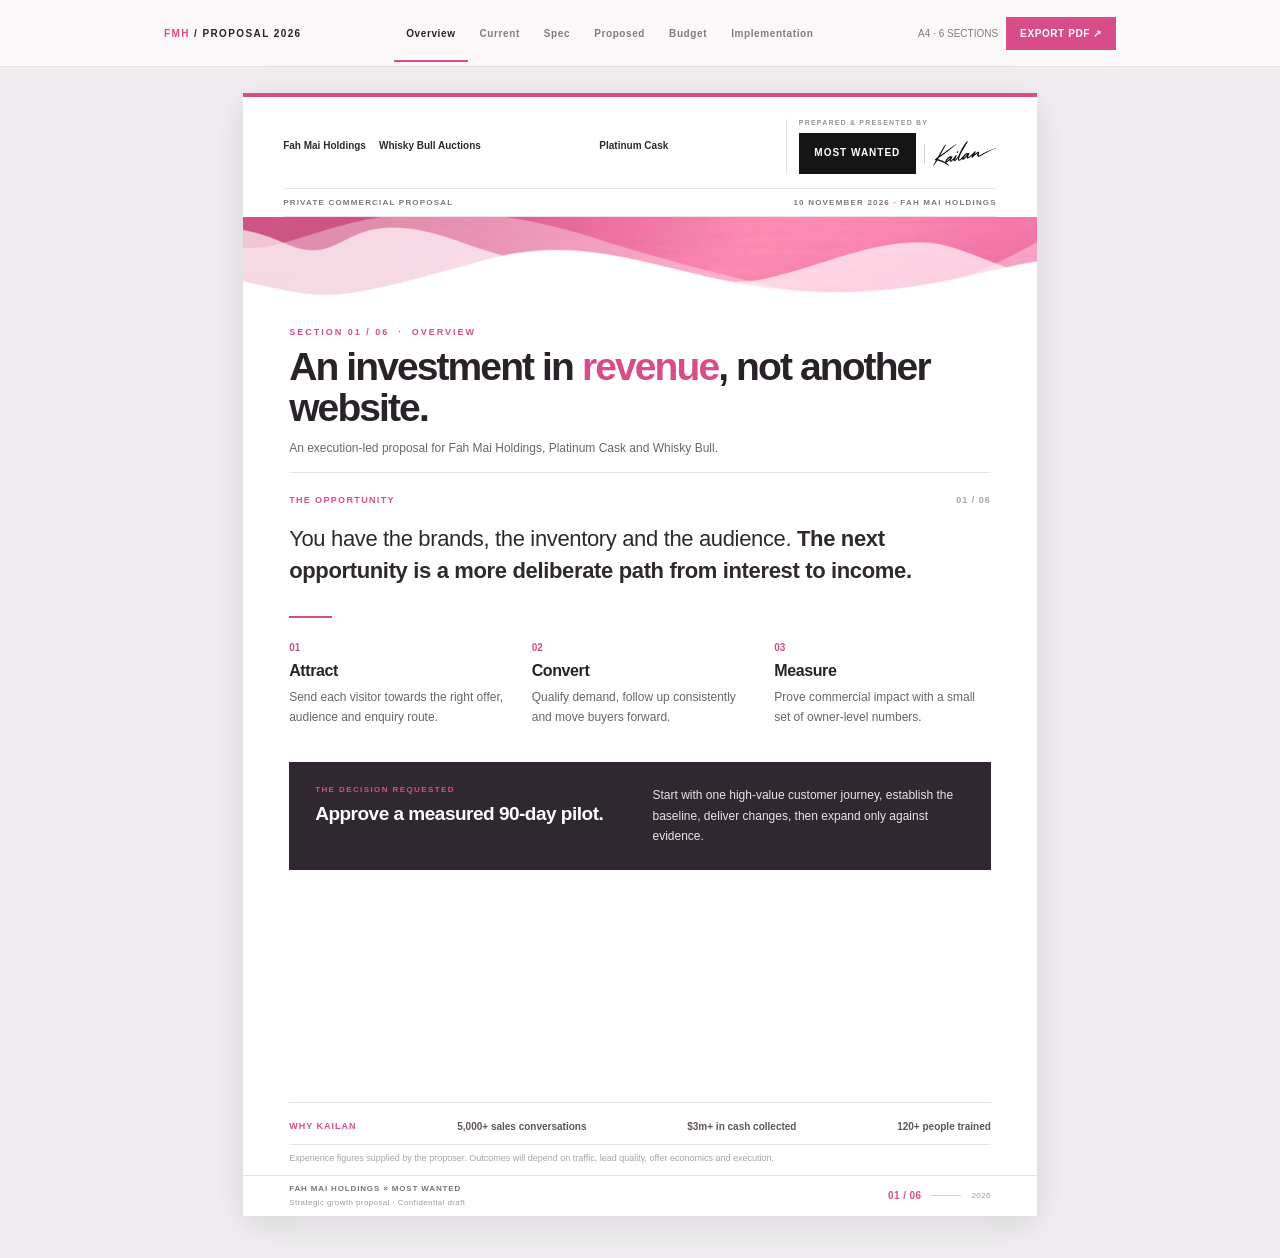
<file: fah-mai-proposal/index.html>
<!doctype html><html lang="en"><head><meta charset="utf-8"><meta name="viewport" content="width=device-width,initial-scale=1"><meta name="color-scheme" content="light"><title>Fah Mai Holdings | Commercial Growth Proposal</title><meta name="description" content="Fah Mai Holdings, Whisky Bull and Platinum Cask — a 90-day commercial growth proposal prepared by Most Wanted and Kailan."><style>
:root{--pink:#d84d89;--pink2:#ef77a2;--deep:#292329;--muted:#736b70;--light:#f9f5f7;--line:#e9e3e7;--soft:#f6f4f5;--white:#fff}
*{box-sizing:border-box}html{scroll-behavior:smooth}body{margin:0;background:#efedef;color:var(--deep);font-family:Arial,"Helvetica Neue",sans-serif;font-size:14px;-webkit-font-smoothing:antialiased}a{color:inherit;text-decoration:none}button,input{font:inherit}button{cursor:pointer}
.toolbar{position:sticky;z-index:5;top:0;background:rgba(250,248,249,.97);border-bottom:1px solid #e2dfe1;backdrop-filter:blur(8px)}.toolbar-inner{max-width:980px;margin:auto;display:flex;align-items:center;justify-content:space-between;gap:20px;min-height:66px;padding:0 14px}.tool-brand{font-size:10px;letter-spacing:1.4px;font-weight:800;white-space:nowrap}.tool-brand span{color:var(--pink)}.tabs{display:flex;gap:0;overflow:auto;scrollbar-width:thin}.tab{border:0;border-bottom:2px solid transparent;padding:23px 12px 21px;background:transparent;color:#817b80;font-weight:700;font-size:10px;letter-spacing:.6px;white-space:nowrap}.tab[aria-selected="true"]{color:var(--deep);border-bottom-color:var(--pink)}.tab:hover{color:var(--pink)}.tool-actions{display:flex;gap:8px;align-items:center}.pdf-btn{border:1px solid var(--pink);background:var(--pink);color:white;padding:10px 13px;font-size:10px;font-weight:700;letter-spacing:.6px;white-space:nowrap}.pdf-btn:hover{background:#bb3870}.status{font-size:10px;color:#817b80;white-space:nowrap}.viewport{padding:26px 20px 42px}
.sheet{display:none;background:white;position:relative;width:210mm;height:297mm;margin:0 auto;box-shadow:0 8px 32px rgba(25,19,26,.1);overflow:hidden;flex-direction:column}.sheet.is-active{display:flex}.sheet-cap{height:4px;background:var(--pink);flex:none}.identity{padding:22px 40px 14px;display:flex;align-items:center;justify-content:space-between;gap:22px;min-height:80px}.client-lockups{display:flex;align-items:center;gap:22px}.client-lockups a{display:flex;align-items:center;gap:6px;flex:none;opacity:.92}.logo-fmh{width:115px}.fmh-symbol{width:36px;height:36px;border-radius:50%;background:var(--pink);color:white;display:grid;place-items:center;font-weight:900;letter-spacing:-1.1px;font-size:13px;flex:none}.fmh-word{font-size:8px;font-weight:900;letter-spacing:1px;line-height:1.5}.fmh-word small{font-size:7px;letter-spacing:1.45px}.logo-bull{width:138px}.bull-symbol{width:35px;height:34px;color:#303034;display:flex;align-items:center;justify-content:center}.bull-symbol svg{width:34px}.bull-word{font-size:8px;line-height:1.4;font-weight:900;letter-spacing:.5px;white-space:nowrap}.bull-word small{display:block;font-size:7px;font-weight:600;letter-spacing:1.85px}.logo-platinum{width:132px;position:relative}.pc-crest{width:30px;height:34px;border:1.8px solid #292329;display:flex;justify-content:center;align-items:center;font-family:Georgia,serif;font-size:16px}.pc-crest span{font-size:10px;transform:translateY(4px)}.pc-word{font-size:8.5px;letter-spacing:1.1px;font-weight:800;line-height:1.3}.pc-word small{font-size:8px;letter-spacing:3.4px}.pc-official{position:absolute;inset:0;width:132px;height:38px;object-fit:contain;background:white}.identity-right{padding-left:17px;border-left:1px solid var(--line);min-width:195px}.presenter-label{font-size:7px;font-weight:800;color:#999098;letter-spacing:1.2px;margin-bottom:7px}.presenter-lockups{display:flex;align-items:center;gap:10px}.mw-logo{width:117px;height:auto;object-fit:contain}.presenter-separator{width:1px;height:20px;background:#d8cfd4}.signature-logo{width:64px;height:28px;object-fit:contain}
.heading-top{margin:0 40px;padding:9px 0;border-top:1px solid var(--line);border-bottom:1px solid var(--line);display:flex;justify-content:space-between;gap:8px;color:#80777c;font-size:8px;font-weight:800;letter-spacing:1.2px}.heading-top b{color:var(--pink)}.waveblock{height:92px;overflow:hidden;flex:none}.waveblock img{display:block;width:100%;height:auto;min-height:92px;object-fit:cover;object-position:top}.sheet-body{padding:18px 46px 0;display:flex;flex-direction:column;flex:1;min-height:0}.page-heading{display:flex;align-items:end;justify-content:space-between;gap:24px;padding:0 0 15px;border-bottom:1px solid var(--line)}.page-heading-copy{max-width:92%}.page-index{font-size:9px;letter-spacing:2px;color:var(--pink);font-weight:800;margin-bottom:10px}.page-heading h1{font-size:39px;line-height:1.04;letter-spacing:-1.9px;font-weight:600;margin:0 0 11px}.page-heading h1 em{font-style:normal;color:var(--pink)}.page-heading .sub{color:#6e666a;font-size:12px;line-height:1.5;max-width:560px;margin:0}.sheet-section{display:flex;flex-direction:column;flex:1;min-height:0;padding-top:22px}.tagline{display:flex;align-items:center;justify-content:space-between;gap:12px;margin-bottom:18px}.tag{font-size:9px;font-weight:800;letter-spacing:1.35px;color:var(--pink)}.tag-note{font-size:9px;letter-spacing:1px;color:#aaa1a5;font-weight:700}.statement{font-size:22px;line-height:1.47;max-width:650px;letter-spacing:-.35px;font-weight:400;color:#2f292e}.statement strong{font-weight:700}.accent-line{height:2px;background:var(--pink);width:43px;margin-top:28px}.three-column{display:grid;grid-template-columns:repeat(3,1fr);gap:26px}.feature-columns{margin-top:20px}.feature-index{font-size:10px;font-weight:800;color:var(--pink)}.feature h3{margin:8px 0 8px;font-size:16px;letter-spacing:-.4px}.feature p{font-size:12px;line-height:1.65;color:#6b6468;margin:0}.inkbox{background:#302830;color:#fff;display:grid;grid-template-columns:1fr 1fr;gap:25px;padding:23px 26px;margin-top:35px}.inkbox h3{font-size:19px;line-height:1.25;margin:8px 0 0;font-weight:600;letter-spacing:-.5px}.inkbox p{font-size:12px;line-height:1.7;color:#ebe2e7;margin:0}.small-label{font-size:8px;font-weight:800;letter-spacing:1.4px;color:var(--pink);display:block}.proofline{display:flex;align-items:center;justify-content:space-between;border-top:1px solid var(--line);border-bottom:1px solid var(--line);gap:11px;margin-top:auto;padding:18px 0 12px;font-size:10px;color:#5f565d}.proofline b{font-size:9px;color:var(--pink);letter-spacing:1px}.proofline span{font-weight:700}.fineprint{font-size:9px;color:#aaa1a5;margin:7px 0 10px;line-height:1.4}
.brand-audit{border-top:1px solid var(--line)}.brand-audit-row{display:grid;grid-template-columns:27px 116px 1fr;column-gap:12px;align-items:start;padding:19px 0;border-bottom:1px solid var(--line)}.audit-num{font-size:9px;color:var(--pink);font-weight:800}.audit-brand{font-size:12px;line-height:1.35;letter-spacing:.6px;font-weight:900}.audit-brand span{font-size:9px;letter-spacing:1.2px}.audit-main strong{font-size:13px;letter-spacing:-.1px}.audit-main p{font-size:11px;line-height:1.65;color:#736d71;margin:7px 0 11px}.audit-action{font-size:8px;line-height:1.6;letter-spacing:.7px;color:var(--pink);font-weight:800}.audit-action b{font-size:10px;letter-spacing:0;color:#514a50;font-weight:600;margin-left:6px}.callout-outline{border-left:3px solid var(--pink);background:#fcf8fa;color:#635b60;padding:18px 20px;font-size:11px;line-height:1.65;margin-top:24px}.callout-outline b,.callout-outline strong{color:#2e272c}.foot-source{font-size:8.5px;letter-spacing:.3px;color:#a59aa0;margin-top:auto;padding-bottom:18px}
.spec-list{border-top:1px solid var(--line)}.spec-item{display:grid;grid-template-columns:30px 1fr 133px;gap:15px;align-items:start;padding:19px 0;border-bottom:1px solid var(--line)}.spec-number{color:var(--pink);font-size:10px;font-weight:800}.spec-item h3{font-size:15px;margin:0 0 6px;letter-spacing:-.25px}.spec-item p{font-size:11.4px;line-height:1.7;color:#736b70;margin:0}.spec-output{border-left:1px solid var(--line);padding-left:12px;color:var(--pink);font-size:8px;line-height:1.5;letter-spacing:1px;font-weight:800}.spec-output b{display:block;font-size:10px;line-height:1.45;color:#625a60;letter-spacing:0;margin-top:4px}.limits{margin-top:auto;padding:17px 20px 13px;background:#f8f5f7;display:grid;grid-template-columns:92px 1fr;gap:15px}.limits span{color:var(--pink);font-size:9px;font-weight:800;letter-spacing:1px}.limits p{font-size:11px;line-height:1.6;color:#665f64;margin:0}
.phases{border-top:1px solid var(--line)}.phase{display:grid;grid-template-columns:95px 1fr;gap:27px;border-bottom:1px solid var(--line);padding:23px 0}.phase-days{font-size:10px;letter-spacing:1px;font-weight:800;color:#a69da2;line-height:1.7}.phase-days b{font-size:20px;color:var(--pink);letter-spacing:-.8px}.phase-status{font-size:9px;font-weight:800;letter-spacing:1.3px;color:var(--pink)}.phase h3{font-size:17px;letter-spacing:-.45px;margin:5px 0 7px}.phase p{font-size:12px;line-height:1.55;color:#716a6e;margin:0}.funnel{display:flex;align-items:center;justify-content:space-between;gap:10px;padding:16px 14px;background:#f9f5f7;margin-top:26px;font-size:9px;letter-spacing:.7px;font-weight:800}.funnel span{color:var(--pink);font-size:15px}.phases+.funnel+.callout-outline{margin-top:20px}
.budget-table{border-top:1px solid var(--line)}.budget-header{display:flex;justify-content:space-between;padding:9px 0;color:#aaa0a5;font-size:8px;letter-spacing:1px;font-weight:800}.budget-line{border-top:1px solid var(--line);display:grid;grid-template-columns:1fr 155px;gap:20px;align-items:center;padding:17px 0}.budget-line strong{font-size:13px}.budget-line p{font-size:10.5px;color:#7b7377;margin:6px 0 0}.money{text-align:right;font-size:14px;font-weight:700;color:#5f545a;padding:6px 0;min-height:30px}.money:focus{outline:1px solid var(--pink);outline-offset:4px}.roi-model{margin-top:23px;padding:24px;background:#f8f4f6;display:grid;grid-template-columns:1fr 1fr;gap:30px}.roi-intro h3{font-size:19px;letter-spacing:-.55px;margin:8px 0 9px;line-height:1.25}.roi-intro p{color:#6f676c;font-size:11px;line-height:1.65;margin:0}.roi-calc label{font-size:9px;letter-spacing:.4px;color:#777077;font-weight:700;display:block;margin-bottom:11px}.roi-calc input{margin-top:5px;display:block;background:white;border:1px solid #e6dee3;padding:9px 11px;outline:none;width:100%;border-radius:0;color:#332b31;font-size:12px}.roi-calc input:focus{border-color:var(--pink)}.roi-result{border-top:1px solid #e4dbe0;display:flex;align-items:baseline;justify-content:space-between;padding-top:8px;font-size:10px}.roi-result strong{font-size:26px;color:var(--pink)}.budget-fine{font-size:9px;line-height:1.65;color:#a39aa0;margin-top:19px}.budget-fine b{color:var(--pink)}
.delivery{border-top:1px solid var(--line)}.delivery-line{display:grid;grid-template-columns:92px 1fr 115px;gap:14px;align-items:start;border-bottom:1px solid var(--line);padding:18px 0}.delivery-date{font-size:10px;font-weight:800;color:var(--pink);letter-spacing:.8px}.delivery-line strong{font-size:12px}.delivery-line p{font-size:11px;line-height:1.55;color:#746d71;margin:7px 0 0}.delivery-check{text-align:right;font-size:8px;color:#958c91;font-weight:800;letter-spacing:.6px}.final-ask{margin-top:22px;padding:20px 24px;background:var(--deep);color:white}.final-ask h3{font-size:20px;line-height:1.1;letter-spacing:-.6px;margin:8px 0}.final-ask p{font-size:11px;line-height:1.55;color:#ebe3e9;margin:0;max-width:420px}.signature-line{display:flex;align-items:center;gap:18px;margin-top:19px}.signature-line img{width:118px;height:41px;object-fit:contain}.signature-line div{border-left:1px solid #e5dfe2;padding-left:15px;display:grid;gap:3px}.signature-line b{font-size:11px}.signature-line span{font-size:9px;line-height:1.5;color:#8b8187}
.sheet-footer{height:41px;padding:0 46px;margin-top:auto;border-top:1px solid var(--line);display:flex;justify-content:space-between;align-items:center;gap:10px;flex:none}.sheet-footer>div:first-child{display:flex;flex-direction:column;gap:5px}.sheet-footer span{font-size:8px;color:#a29a9e;letter-spacing:.4px}.footer-kicker{font-weight:800;color:#7c7278!important;letter-spacing:.85px!important}.footer-right{display:flex;align-items:center;gap:10px}.footer-page{font-size:10px!important;color:var(--pink)!important;font-weight:900}.footer-rule{width:30px;height:1px;background:#d9cfd5}
@media(max-width:900px){.toolbar-inner{min-height:0;flex-wrap:wrap;padding:9px 11px 0;gap:0}.tool-brand{width:40%;font-size:9px}.tool-actions{width:60%;justify-content:flex-end}.tabs{order:3;width:100%;justify-content:flex-start;margin-top:6px}.tab{padding:14px 13px}.viewport{padding:18px 0}.sheet{zoom:calc(min(1, (100vw - 24px) / 794))}}
@media(max-width:500px){.tool-brand{font-size:8px}.status{display:none}.pdf-btn{font-size:9px;padding:7px 10px}.viewport{overflow-x:hidden}.sheet{zoom:calc((100vw - 12px) / 794)}.tab{font-size:9px;padding:14px 10px}}
@page{size:A4;margin:0}
@media print{html,body{background:white!important;print-color-adjust:exact!important;-webkit-print-color-adjust:exact!important}.toolbar{display:none!important}.viewport{padding:0!important}.sheet{display:flex!important;width:210mm!important;height:297mm!important;zoom:1!important;max-width:none!important;margin:0!important;box-shadow:none!important;break-after:page;page-break-after:always}.sheet:last-child{break-after:auto;page-break-after:auto}.sheet-cap,.inkbox,.final-ask,.funnel,.roi-model,.fmh-symbol{print-color-adjust:exact!important;-webkit-print-color-adjust:exact!important}}

/* Original-source brand images; plain unstyled names appear if a URL fails. */
.client-lockups{gap:13px!important;min-width:0!important;flex:1}
.original-brand{height:42px;min-width:0;flex:1 1 100px;display:flex!important;align-items:center;justify-content:center;text-decoration:none;color:#302930;opacity:1!important}
.original-brand img{width:100%;max-width:108px;max-height:42px;height:auto;object-fit:contain;mix-blend-mode:multiply}
.original-brand.brand-pc{flex:1.1 1 125px}
.original-brand.brand-pc img{max-width:130px}
.brand-fallback{font-family:Arial,Helvetica,sans-serif;color:#302930;font-weight:700;text-transform:none;font-size:10px;line-height:1.25;text-align:center}
.identity{gap:12px!important}
.identity-right{min-width:190px!important;padding-left:12px!important}
.presenter-lockups{gap:8px!important}
.mw-black{width:117px;height:41px;min-width:117px;display:flex;align-items:center;justify-content:center;padding:5px 8px;background:#151515;box-sizing:border-box}
.mw-black img{max-width:100%;max-height:30px;object-fit:contain}
.mw-black .brand-fallback{color:white;font-size:10px;letter-spacing:1px}
@media print {.mw-black{print-color-adjust:exact!important;-webkit-print-color-adjust:exact!important}}
</style><style>.waveblock{background-image:url("[data-uri]");background-size:100% auto;background-repeat:no-repeat;background-position:top center}.mw-logo{display:inline-block;flex:none;background-image:url("[data-uri]");background-size:contain;background-position:center;background-repeat:no-repeat;height:29px}.signature-logo{display:inline-block;flex:none;background-image:url("[data-uri]");background-size:contain;background-position:center;background-repeat:no-repeat}.signed-mark{display:inline-block;flex:none;background-image:url("[data-uri]");background-size:contain;background-position:center;background-repeat:no-repeat;width:118px;height:41px}</style></head><body>
<div class="toolbar"><div class="toolbar-inner"><div class="tool-brand"><span>FMH</span> / PROPOSAL 2026</div><nav class="tabs" role="tablist" aria-label="Proposal sections"><button class="tab" id="tab-overview" role="tab" aria-controls="overview" aria-selected="true" data-target="overview" tabindex="0">Overview</button><button class="tab" id="tab-current" role="tab" aria-controls="current" aria-selected="false" data-target="current" tabindex="-1">Current</button><button class="tab" id="tab-spec" role="tab" aria-controls="spec" aria-selected="false" data-target="spec" tabindex="-1">Spec</button><button class="tab" id="tab-proposed" role="tab" aria-controls="proposed" aria-selected="false" data-target="proposed" tabindex="-1">Proposed</button><button class="tab" id="tab-budget" role="tab" aria-controls="budget" aria-selected="false" data-target="budget" tabindex="-1">Budget</button><button class="tab" id="tab-implementation" role="tab" aria-controls="implementation" aria-selected="false" data-target="implementation" tabindex="-1">Implementation</button></nav><div class="tool-actions"><span class="status">A4 · 6 SECTIONS</span><button type="button" class="pdf-btn">EXPORT PDF ↗</button></div></div></div>
<main class="viewport" aria-label="Fah Mai Holdings commercial proposal"><article class="sheet is-active" id="overview" role="tabpanel" aria-labelledby="tab-overview">
  <div class="sheet-cap"></div>
<div class="identity">
 <div class="client-lockups" aria-label="Brands represented in proposal">
<a class="original-brand brand-fmh" href="https://fahmaiholdings.com/" target="_blank" rel="noopener" title="Logo URL comes from Fah Mai's company profile; current identity not independently confirmed"><span class="brand-fallback">Fah Mai Holdings</span></a>
<a class="original-brand brand-bull" href="https://www.whiskybull.com/" target="_blank" rel="noopener" title="Logo URL comes from Whisky Bull's company profile; current identity not independently confirmed"><span class="brand-fallback">Whisky Bull Auctions</span></a>
<a class="original-brand brand-pc" href="https://www.platinumcask.com/" target="_blank" rel="noopener"><img src="https://www.platinumcask.com/assets/logo-patinum-cask-8069b7743d34f64c2a79373c106e828e07bbb8c255898708b2ec125f4315e701.svg" alt="" onload="this.nextElementSibling.hidden=true" onerror="this.remove()"><span class="brand-fallback">Platinum Cask</span></a>
</div>
<div class="identity-right"><div class="presenter-label">PREPARED &amp; PRESENTED BY</div><div class="presenter-lockups"><span class="mw-black"><img src="https://framerusercontent.com/images/m7e3kVNtcUjelMryrz36bCdQUs.png?height=251&amp;width=1000" alt="" onload="this.nextElementSibling.hidden=true" onerror="this.remove()"><span class="brand-fallback">MOST WANTED</span></span><span class="presenter-separator"></span><span role="img" aria-label="Kailan signature" class="signature-logo"></span></div></div>
</div>
<div class="heading-top"><span>PRIVATE COMMERCIAL PROPOSAL</span><span>10 NOVEMBER 2026 <b>·</b> FAH MAI HOLDINGS</span></div>
<div class="waveblock" aria-hidden="true"></div>
  <div class="sheet-body"><div class="page-heading"><div class="page-heading-copy"><div class="page-index">SECTION 01 / 06 &nbsp;·&nbsp; OVERVIEW</div><h1>An investment in <em>revenue</em>, not another website.</h1><p class="sub">An execution-led proposal for Fah Mai Holdings, Platinum Cask and Whisky Bull.</p></div></div>
  <div class="sheet-section">
  <div class="tagline"><span class="tag">THE OPPORTUNITY</span><span class="tag-note">01 / 06</span></div>
  <div class="statement">You have the brands, the inventory and the audience. <strong>The next opportunity is a more deliberate path from interest to income.</strong></div>
  <div class="accent-line"></div>
  <div class="three-column feature-columns">
    <div class="feature"><span class="feature-index">01</span><h3>Attract</h3><p>Send each visitor towards the right offer, audience and enquiry route.</p></div>
    <div class="feature"><span class="feature-index">02</span><h3>Convert</h3><p>Qualify demand, follow up consistently and move buyers forward.</p></div>
    <div class="feature"><span class="feature-index">03</span><h3>Measure</h3><p>Prove commercial impact with a small set of owner-level numbers.</p></div>
  </div>
  <div class="inkbox compact"><div><span class="small-label">THE DECISION REQUESTED</span><h3>Approve a measured 90-day pilot.</h3></div><p>Start with one high-value customer journey, establish the baseline, deliver changes, then expand only against evidence.</p></div>
  <div class="proofline"><b>WHY KAILAN</b><span>5,000+ sales conversations</span><span>$3m+ in cash collected</span><span>120+ people trained</span></div>
  <p class="fineprint">Experience figures supplied by the proposer. Outcomes will depend on traffic, lead quality, offer economics and execution.</p>
</div></div>
  <footer class="sheet-footer"><div><span class="footer-kicker">FAH MAI HOLDINGS × MOST WANTED</span><span>Strategic growth proposal · Confidential draft</span></div><div class="footer-right"><span class="footer-page"></span><span class="footer-rule"></span><span>2026</span></div></footer>
 </article><article class="sheet" id="current" role="tabpanel" aria-labelledby="tab-current">
  <div class="sheet-cap"></div>
<div class="identity">
 <div class="client-lockups" aria-label="Brands represented in proposal">
<a class="original-brand brand-fmh" href="https://fahmaiholdings.com/" target="_blank" rel="noopener" title="Logo URL comes from Fah Mai's company profile; current identity not independently confirmed"><span class="brand-fallback">Fah Mai Holdings</span></a>
<a class="original-brand brand-bull" href="https://www.whiskybull.com/" target="_blank" rel="noopener" title="Logo URL comes from Whisky Bull's company profile; current identity not independently confirmed"><span class="brand-fallback">Whisky Bull Auctions</span></a>
<a class="original-brand brand-pc" href="https://www.platinumcask.com/" target="_blank" rel="noopener"><img src="https://www.platinumcask.com/assets/logo-patinum-cask-8069b7743d34f64c2a79373c106e828e07bbb8c255898708b2ec125f4315e701.svg" alt="" onload="this.nextElementSibling.hidden=true" onerror="this.remove()"><span class="brand-fallback">Platinum Cask</span></a>
</div>
<div class="identity-right"><div class="presenter-label">PREPARED &amp; PRESENTED BY</div><div class="presenter-lockups"><span class="mw-black"><img src="https://framerusercontent.com/images/m7e3kVNtcUjelMryrz36bCdQUs.png?height=251&amp;width=1000" alt="" onload="this.nextElementSibling.hidden=true" onerror="this.remove()"><span class="brand-fallback">MOST WANTED</span></span><span class="presenter-separator"></span><span role="img" aria-label="Kailan signature" class="signature-logo"></span></div></div>
</div>
<div class="heading-top"><span>PRIVATE COMMERCIAL PROPOSAL</span><span>10 NOVEMBER 2026 <b>·</b> FAH MAI HOLDINGS</span></div>
<div class="waveblock" aria-hidden="true"></div>
  <div class="sheet-body"><div class="page-heading"><div class="page-heading-copy"><div class="page-index">SECTION 02 / 06 &nbsp;·&nbsp; CURRENT</div><h1>Three brands. <em>Three buying journeys.</em></h1><p class="sub">Public-facing assessment — strengths, conversion opportunities and what still needs evidence.</p></div></div>
  <div class="sheet-section">
 <div class="tagline"><span class="tag">WHERE THINGS STAND</span><span class="tag-note">02 / 06</span></div>
 <div class="brand-audit">
  <div class="brand-audit-row"><div class="audit-num">01</div><div class="audit-brand">FAH MAI<br><span>HOLDINGS</span></div><div class="audit-main"><strong>Corporate credibility &amp; high-value enquiries</strong><p>Bulk spirit trading, distribution, cask sales and portfolio services are represented across the corporate site.</p><div class="audit-action">PRIORITY TO TEST <b>Service-specific CTAs, enquiry ownership and enquiry-to-meeting conversion</b></div></div></div>
  <div class="brand-audit-row"><div class="audit-num">02</div><div class="audit-brand">WHISKY BULL<br><span>AUCTIONS</span></div><div class="audit-main"><strong>Buyers, consignors &amp; membership</strong><p>Its public journey includes registration, buying, selling, wishlists and auction information.</p><div class="audit-action">PRIORITY TO TEST <b>Registration completion, consignment enquiries and reactivation</b></div></div></div>
  <div class="brand-audit-row"><div class="audit-num">03</div><div class="audit-brand">PLATINUM<br><span>CASK</span></div><div class="audit-main"><strong>Cask discovery &amp; considered purchases</strong><p>Whole casks, fractional cask interests and bottlings serve different levels of buying intent.</p><div class="audit-action">PRIORITY TO TEST <b>Product enquiry capture, qualified consultations and follow-up</b></div></div></div>
 </div>
 <div class="callout-outline"><b>IMPORTANT:</b> This is not a technical audit. Traffic, revenue attribution, CRM access, current close rates and compliance controls must be verified before performance claims or targets are agreed.</div>
 <div class="foot-source">PUBLIC SOURCES · fahmaiholdings.com · whiskybull.com · platinumcask.com · Reviewed 10 Nov 2026</div>
</div></div>
  <footer class="sheet-footer"><div><span class="footer-kicker">FAH MAI HOLDINGS × MOST WANTED</span><span>Strategic growth proposal · Confidential draft</span></div><div class="footer-right"><span class="footer-page"></span><span class="footer-rule"></span><span>2026</span></div></footer>
 </article><article class="sheet" id="spec" role="tabpanel" aria-labelledby="tab-spec">
  <div class="sheet-cap"></div>
<div class="identity">
 <div class="client-lockups" aria-label="Brands represented in proposal">
<a class="original-brand brand-fmh" href="https://fahmaiholdings.com/" target="_blank" rel="noopener" title="Logo URL comes from Fah Mai's company profile; current identity not independently confirmed"><span class="brand-fallback">Fah Mai Holdings</span></a>
<a class="original-brand brand-bull" href="https://www.whiskybull.com/" target="_blank" rel="noopener" title="Logo URL comes from Whisky Bull's company profile; current identity not independently confirmed"><span class="brand-fallback">Whisky Bull Auctions</span></a>
<a class="original-brand brand-pc" href="https://www.platinumcask.com/" target="_blank" rel="noopener"><img src="https://www.platinumcask.com/assets/logo-patinum-cask-8069b7743d34f64c2a79373c106e828e07bbb8c255898708b2ec125f4315e701.svg" alt="" onload="this.nextElementSibling.hidden=true" onerror="this.remove()"><span class="brand-fallback">Platinum Cask</span></a>
</div>
<div class="identity-right"><div class="presenter-label">PREPARED &amp; PRESENTED BY</div><div class="presenter-lockups"><span class="mw-black"><img src="https://framerusercontent.com/images/m7e3kVNtcUjelMryrz36bCdQUs.png?height=251&amp;width=1000" alt="" onload="this.nextElementSibling.hidden=true" onerror="this.remove()"><span class="brand-fallback">MOST WANTED</span></span><span class="presenter-separator"></span><span role="img" aria-label="Kailan signature" class="signature-logo"></span></div></div>
</div>
<div class="heading-top"><span>PRIVATE COMMERCIAL PROPOSAL</span><span>10 NOVEMBER 2026 <b>·</b> FAH MAI HOLDINGS</span></div>
<div class="waveblock" aria-hidden="true"></div>
  <div class="sheet-body"><div class="page-heading"><div class="page-heading-copy"><div class="page-index">SECTION 03 / 06 &nbsp;·&nbsp; SPEC</div><h1>Clear scope. <em>Visible accountability.</em></h1><p class="sub">One owner, defined deliverables and a measurable commercial process.</p></div></div>
  <div class="sheet-section">
 <div class="tagline"><span class="tag">WHAT WILL BE BUILT</span><span class="tag-note">03 / 06</span></div>
 <div class="spec-list">
  <div class="spec-item"><div class="spec-number">01</div><div><h3>Journey &amp; tracking map</h3><p>Document the priority acquisition path from source through enquiry, qualification, meeting and sale. Establish owner-approved baseline events.</p></div><div class="spec-output">OUTPUT<br><b>Funnel map + KPI baseline</b></div></div>
  <div class="spec-item"><div class="spec-number">02</div><div><h3>Lead capture &amp; routing</h3><p>Review forms, enquiry prompts and handoffs so buyer, seller, cask and corporate prospects reach the appropriate team.</p></div><div class="spec-output">OUTPUT<br><b>Approved journey fixes</b></div></div>
  <div class="spec-item"><div class="spec-number">03</div><div><h3>Follow-up &amp; sales playbook</h3><p>Build qualification criteria, compliant response sequences, objection frameworks, and a simple handoff or consultation process.</p></div><div class="spec-output">OUTPUT<br><b>Scripts + CRM workflow</b></div></div>
  <div class="spec-item"><div class="spec-number">04</div><div><h3>Reporting &amp; coaching cadence</h3><p>Weekly pipeline review, enquiry response times, booked conversations, stage conversion and revenue feedback.</p></div><div class="spec-output">OUTPUT<br><b>Weekly executive scorecard</b></div></div>
 </div>
 <div class="limits"><span>BOUNDARIES</span><p>Existing auction, payments, asset ownership and regulated-investment systems remain unchanged without separate technical, legal and management approval.</p></div>
</div></div>
  <footer class="sheet-footer"><div><span class="footer-kicker">FAH MAI HOLDINGS × MOST WANTED</span><span>Strategic growth proposal · Confidential draft</span></div><div class="footer-right"><span class="footer-page"></span><span class="footer-rule"></span><span>2026</span></div></footer>
 </article><article class="sheet" id="proposed" role="tabpanel" aria-labelledby="tab-proposed">
  <div class="sheet-cap"></div>
<div class="identity">
 <div class="client-lockups" aria-label="Brands represented in proposal">
<a class="original-brand brand-fmh" href="https://fahmaiholdings.com/" target="_blank" rel="noopener" title="Logo URL comes from Fah Mai's company profile; current identity not independently confirmed"><span class="brand-fallback">Fah Mai Holdings</span></a>
<a class="original-brand brand-bull" href="https://www.whiskybull.com/" target="_blank" rel="noopener" title="Logo URL comes from Whisky Bull's company profile; current identity not independently confirmed"><span class="brand-fallback">Whisky Bull Auctions</span></a>
<a class="original-brand brand-pc" href="https://www.platinumcask.com/" target="_blank" rel="noopener"><img src="https://www.platinumcask.com/assets/logo-patinum-cask-8069b7743d34f64c2a79373c106e828e07bbb8c255898708b2ec125f4315e701.svg" alt="" onload="this.nextElementSibling.hidden=true" onerror="this.remove()"><span class="brand-fallback">Platinum Cask</span></a>
</div>
<div class="identity-right"><div class="presenter-label">PREPARED &amp; PRESENTED BY</div><div class="presenter-lockups"><span class="mw-black"><img src="https://framerusercontent.com/images/m7e3kVNtcUjelMryrz36bCdQUs.png?height=251&amp;width=1000" alt="" onload="this.nextElementSibling.hidden=true" onerror="this.remove()"><span class="brand-fallback">MOST WANTED</span></span><span class="presenter-separator"></span><span role="img" aria-label="Kailan signature" class="signature-logo"></span></div></div>
</div>
<div class="heading-top"><span>PRIVATE COMMERCIAL PROPOSAL</span><span>10 NOVEMBER 2026 <b>·</b> FAH MAI HOLDINGS</span></div>
<div class="waveblock" aria-hidden="true"></div>
  <div class="sheet-body"><div class="page-heading"><div class="page-heading-copy"><div class="page-index">SECTION 04 / 06 &nbsp;·&nbsp; PROPOSED</div><h1>The <em>90-day growth pilot.</em></h1><p class="sub">A focused commercial engagement with decision points rather than an open-ended retainer.</p></div></div>
  <div class="sheet-section">
 <div class="tagline"><span class="tag">THE OPERATING PLAN</span><span class="tag-note">04 / 06</span></div>
 <div class="phases">
  <div class="phase"><div class="phase-days">DAYS<br><b>01–14</b></div><div><div class="phase-status">DISCOVER</div><h3>Find the real constraints.</h3><p>Review lead sources, conversion paths, current pipeline, response times and sales process. Select one measurable priority journey.</p></div></div>
  <div class="phase"><div class="phase-days">DAYS<br><b>15–45</b></div><div><div class="phase-status">DEPLOY</div><h3>Fix the highest-value leaks.</h3><p>Improve the selected journey, qualify leads, implement approved follow-up, coach conversations and publish weekly results.</p></div></div>
  <div class="phase"><div class="phase-days">DAYS<br><b>46–90</b></div><div><div class="phase-status">PROVE</div><h3>Optimise what converts.</h3><p>Compare against baseline, refine the process, document repeatable wins and present the expansion or stop decision.</p></div></div>
 </div>
 <div class="funnel"><div>VISIT / LEAD</div><span>→</span><div>QUALIFIED</div><span>→</span><div>CONVERSATION</div><span>→</span><div>COMMERCIAL OUTCOME</div></div>
 <div class="callout-outline"><strong>Commercial principle:</strong> No promise of a specific uplift before data access. The deliverable is a transparent process with measurable weekly progress and a documented 90-day recommendation.</div>
</div></div>
  <footer class="sheet-footer"><div><span class="footer-kicker">FAH MAI HOLDINGS × MOST WANTED</span><span>Strategic growth proposal · Confidential draft</span></div><div class="footer-right"><span class="footer-page"></span><span class="footer-rule"></span><span>2026</span></div></footer>
 </article><article class="sheet" id="budget" role="tabpanel" aria-labelledby="tab-budget">
  <div class="sheet-cap"></div>
<div class="identity">
 <div class="client-lockups" aria-label="Brands represented in proposal">
<a class="original-brand brand-fmh" href="https://fahmaiholdings.com/" target="_blank" rel="noopener" title="Logo URL comes from Fah Mai's company profile; current identity not independently confirmed"><span class="brand-fallback">Fah Mai Holdings</span></a>
<a class="original-brand brand-bull" href="https://www.whiskybull.com/" target="_blank" rel="noopener" title="Logo URL comes from Whisky Bull's company profile; current identity not independently confirmed"><span class="brand-fallback">Whisky Bull Auctions</span></a>
<a class="original-brand brand-pc" href="https://www.platinumcask.com/" target="_blank" rel="noopener"><img src="https://www.platinumcask.com/assets/logo-patinum-cask-8069b7743d34f64c2a79373c106e828e07bbb8c255898708b2ec125f4315e701.svg" alt="" onload="this.nextElementSibling.hidden=true" onerror="this.remove()"><span class="brand-fallback">Platinum Cask</span></a>
</div>
<div class="identity-right"><div class="presenter-label">PREPARED &amp; PRESENTED BY</div><div class="presenter-lockups"><span class="mw-black"><img src="https://framerusercontent.com/images/m7e3kVNtcUjelMryrz36bCdQUs.png?height=251&amp;width=1000" alt="" onload="this.nextElementSibling.hidden=true" onerror="this.remove()"><span class="brand-fallback">MOST WANTED</span></span><span class="presenter-separator"></span><span role="img" aria-label="Kailan signature" class="signature-logo"></span></div></div>
</div>
<div class="heading-top"><span>PRIVATE COMMERCIAL PROPOSAL</span><span>10 NOVEMBER 2026 <b>·</b> FAH MAI HOLDINGS</span></div>
<div class="waveblock" aria-hidden="true"></div>
  <div class="sheet-body"><div class="page-heading"><div class="page-heading-copy"><div class="page-index">SECTION 05 / 06 &nbsp;·&nbsp; BUDGET</div><h1>An investment with <em>a testable return.</em></h1><p class="sub">Commercial terms are editable. The case is built around contribution, not vanity metrics.</p></div></div>
  <div class="sheet-section">
 <div class="tagline"><span class="tag">COMMERCIAL MODEL</span><span class="tag-note">05 / 06</span></div>
 <div class="budget-table"><div class="budget-header"><span>COMPONENT</span><span>INVESTMENT</span></div>
  <div class="budget-line"><div><strong>Phase 01 · Discovery &amp; baseline</strong><p>Access review, selected funnel and 14-day plan</p></div><div class="money editable" contenteditable="true" spellcheck="false" data-save="budget-discovery">£ TBC</div></div>
  <div class="budget-line"><div><strong>Phase 02 · Pilot execution</strong><p>Journey improvements, follow-up and weekly reporting</p></div><div class="money editable" contenteditable="true" spellcheck="false" data-save="budget-pilot">£ TBC</div></div>
  <div class="budget-line"><div><strong>Phase 03 · Optional expansion</strong><p>Additional brands or continued optimisation — only if justified</p></div><div class="money editable" contenteditable="true" spellcheck="false" data-save="budget-expansion">By approval</div></div>
 </div>
 <div class="roi-model"><div class="roi-intro"><div class="small-label">THE BREAK-EVEN TEST</div><h3>How little improvement<br>must this generate?</h3><p>Use gross contribution per incremental sale — not total revenue — to evaluate the pilot.</p></div><div class="roi-calc"><label>Pilot investment <input id="invest" aria-label="Total pilot investment in GBP" type="number" min="0" step="100" placeholder="Enter £" value=""/></label><label>Gross contribution / added sale <input id="margin" aria-label="Gross contribution per additional sale in GBP" type="number" min="0" step="100" placeholder="Enter £" value=""/></label><div class="roi-result"><span>Sales to break even</span><strong id="breakeven">—</strong></div></div></div>
 <div class="budget-fine"><b>NOT A QUOTE</b> · Pricing, deliverables, ownership of software accounts, taxes and expenses are subject to an agreed statement of work. Inputs can be edited in the web version before PDF export.</div>
</div></div>
  <footer class="sheet-footer"><div><span class="footer-kicker">FAH MAI HOLDINGS × MOST WANTED</span><span>Strategic growth proposal · Confidential draft</span></div><div class="footer-right"><span class="footer-page"></span><span class="footer-rule"></span><span>2026</span></div></footer>
 </article><article class="sheet" id="implementation" role="tabpanel" aria-labelledby="tab-implementation">
  <div class="sheet-cap"></div>
<div class="identity">
 <div class="client-lockups" aria-label="Brands represented in proposal">
<a class="original-brand brand-fmh" href="https://fahmaiholdings.com/" target="_blank" rel="noopener" title="Logo URL comes from Fah Mai's company profile; current identity not independently confirmed"><span class="brand-fallback">Fah Mai Holdings</span></a>
<a class="original-brand brand-bull" href="https://www.whiskybull.com/" target="_blank" rel="noopener" title="Logo URL comes from Whisky Bull's company profile; current identity not independently confirmed"><span class="brand-fallback">Whisky Bull Auctions</span></a>
<a class="original-brand brand-pc" href="https://www.platinumcask.com/" target="_blank" rel="noopener"><img src="https://www.platinumcask.com/assets/logo-patinum-cask-8069b7743d34f64c2a79373c106e828e07bbb8c255898708b2ec125f4315e701.svg" alt="" onload="this.nextElementSibling.hidden=true" onerror="this.remove()"><span class="brand-fallback">Platinum Cask</span></a>
</div>
<div class="identity-right"><div class="presenter-label">PREPARED &amp; PRESENTED BY</div><div class="presenter-lockups"><span class="mw-black"><img src="https://framerusercontent.com/images/m7e3kVNtcUjelMryrz36bCdQUs.png?height=251&amp;width=1000" alt="" onload="this.nextElementSibling.hidden=true" onerror="this.remove()"><span class="brand-fallback">MOST WANTED</span></span><span class="presenter-separator"></span><span role="img" aria-label="Kailan signature" class="signature-logo"></span></div></div>
</div>
<div class="heading-top"><span>PRIVATE COMMERCIAL PROPOSAL</span><span>10 NOVEMBER 2026 <b>·</b> FAH MAI HOLDINGS</span></div>
<div class="waveblock" aria-hidden="true"></div>
  <div class="sheet-body"><div class="page-heading"><div class="page-heading-copy"><div class="page-index">SECTION 06 / 06 &nbsp;·&nbsp; IMPLEMENTATION</div><h1>Move quickly. <em>Report honestly.</em></h1><p class="sub">A practical sequence of milestones, responsibilities and sign-offs.</p></div></div>
  <div class="sheet-section">
 <div class="tagline"><span class="tag">DELIVERY & GOVERNANCE</span><span class="tag-note">06 / 06</span></div>
 <div class="delivery">
  <div class="delivery-line"><div class="delivery-date">WEEK 01</div><div><strong>Agree one outcome &amp; access</strong><p>Nominate a decision-maker; provide analytics, lead data and permissions. Confirm the priority customer journey.</p></div><div class="delivery-check">SCOPE SIGN-OFF</div></div>
  <div class="delivery-line"><div class="delivery-date">WEEK 02</div><div><strong>Baseline &amp; approved quick wins</strong><p>Deliver a brief audit, funnel map, issue list and 90-day action plan.</p></div><div class="delivery-check">BASELINE ACCEPTED</div></div>
  <div class="delivery-line"><div class="delivery-date">WEEKS 03–06</div><div><strong>Execute &amp; iterate</strong><p>Launch agreed fixes, improve response and qualification, review conversations, report weekly.</p></div><div class="delivery-check">WEEKLY SCORECARD</div></div>
  <div class="delivery-line"><div class="delivery-date">WEEKS 07–12</div><div><strong>Evaluate &amp; decide</strong><p>Compare results to baseline, identify contributing factors, recommend expansion or closure.</p></div><div class="delivery-check">EXECUTIVE REVIEW</div></div>
 </div>
 <div class="final-ask"><span class="small-label">THE NEXT STEP</span><h3>Authorise discovery.<br>Judge the results.</h3><p>A 30-minute decision meeting to nominate the pilot journey, confirm scope and agree the commercial terms.</p></div>
 <div class="signature-line"><span role="img" aria-label="Kailan signature" class="signed-mark"></span><div><b>Kailan</b><span>Commercial strategy &amp; sales execution<br>Most Wanted</span></div></div>
</div></div>
  <footer class="sheet-footer"><div><span class="footer-kicker">FAH MAI HOLDINGS × MOST WANTED</span><span>Strategic growth proposal · Confidential draft</span></div><div class="footer-right"><span class="footer-page"></span><span class="footer-rule"></span><span>2026</span></div></footer>
 </article></main><script>
(()=>{
 const tabs=[...document.querySelectorAll('[role="tab"]')];const sheets=[...document.querySelectorAll('.sheet')];
 const activate=(name,updateUrl=true)=>{if(!document.getElementById(name))return;tabs.forEach(t=>{const yes=t.dataset.target===name;t.setAttribute('aria-selected',yes?'true':'false');t.tabIndex=yes?0:-1});sheets.forEach(s=>s.classList.toggle('is-active',s.id===name));if(updateUrl)history.replaceState({},'',location.pathname+location.search+'#'+name);scrollTo({top:0,behavior:'instant'});};
 tabs.forEach((t,i)=>{t.addEventListener('click',()=>activate(t.dataset.target));t.addEventListener('keydown',e=>{let j=i;if(e.key==='ArrowRight')j=(i+1)%tabs.length;else if(e.key==='ArrowLeft')j=(i-1+tabs.length)%tabs.length;else if(e.key==='Home')j=0;else if(e.key==='End')j=tabs.length-1;else return;e.preventDefault();activate(tabs[j].dataset.target);tabs[j].focus()})});
 const hash=location.hash.replace('#','');if(hash&&document.getElementById(hash))activate(hash,false);
 const invest=document.getElementById('invest'),margin=document.getElementById('margin'),result=document.getElementById('breakeven');
 const calc=()=>{const a=parseFloat(invest.value),b=parseFloat(margin.value);result.textContent=(a>0&&b>0)?String(Math.ceil(a/b)):'—';try{localStorage.setItem('fahmai_invest',invest.value);localStorage.setItem('fahmai_margin',margin.value)}catch(e){}};
 try{invest.value=localStorage.getItem('fahmai_invest')||'';margin.value=localStorage.getItem('fahmai_margin')||'';}catch(e){}
 invest.addEventListener('input',calc);margin.addEventListener('input',calc);calc();
 document.querySelectorAll('[data-save]').forEach(el=>{try{const v=localStorage.getItem('fahmai_'+el.dataset.save);if(v!==null)el.textContent=v}catch(e){}el.addEventListener('input',()=>{try{localStorage.setItem('fahmai_'+el.dataset.save,el.textContent)}catch(e){}})});
 document.querySelector('.pdf-btn').addEventListener('click',()=>window.print());
 document.querySelectorAll('.footer-page').forEach((el,i)=>el.textContent=String(i+1).padStart(2,'0')+' / 06');
})();
</script></body></html>
</file>
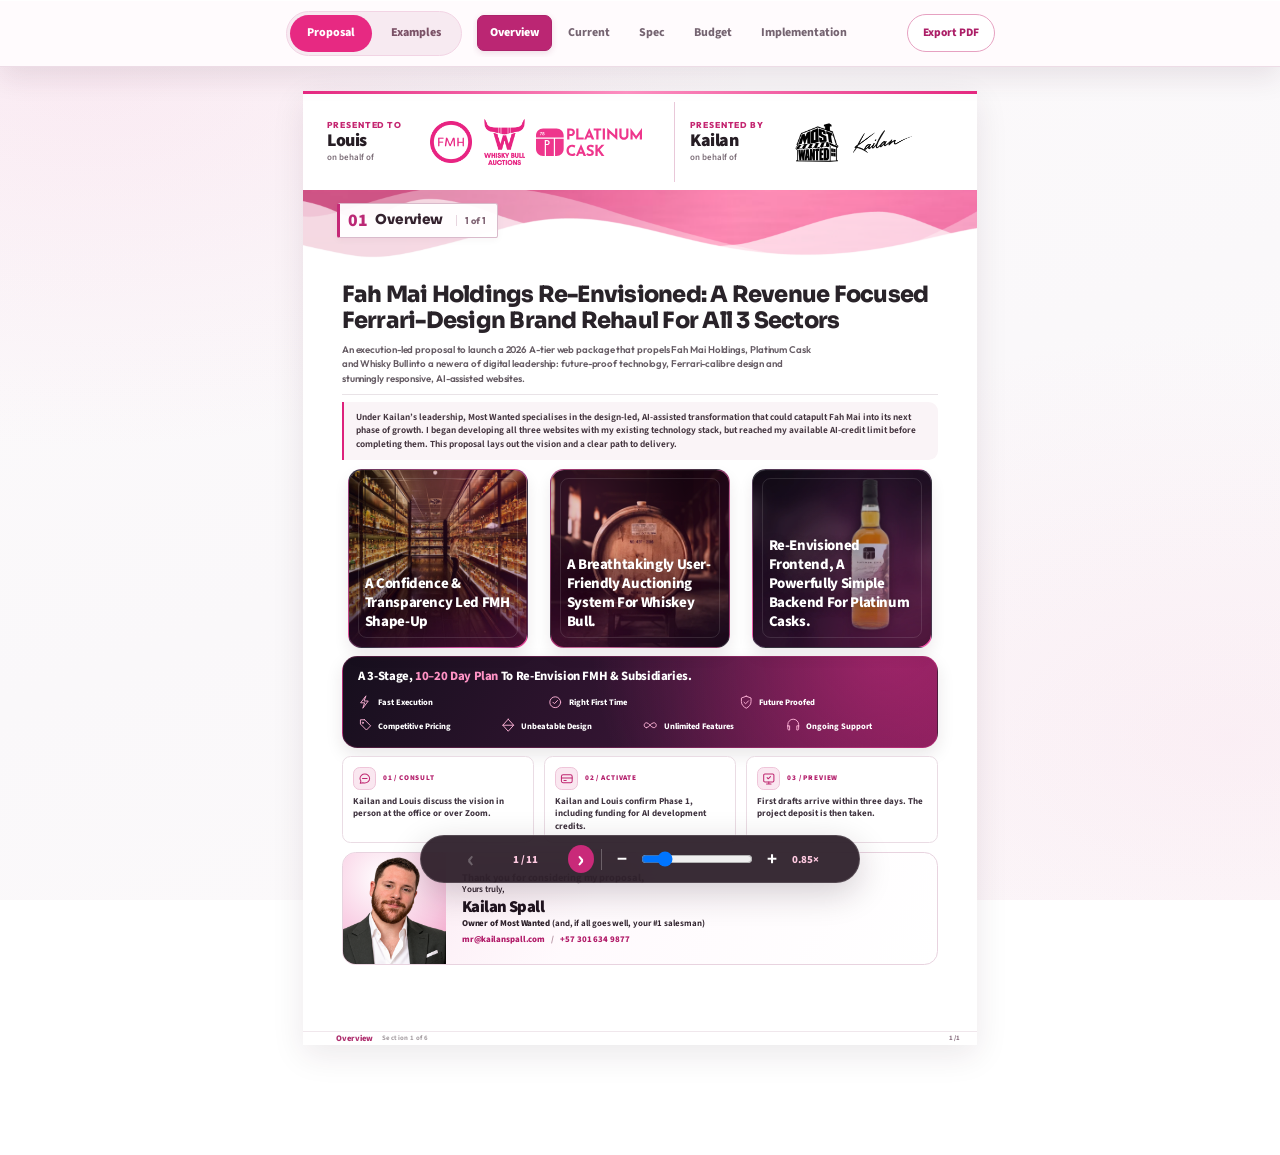
<file: proposals/fah-mai/index.html>
<!doctype html><html lang="en"><head>
<script id="fahmai-start-overview-v18">(function(){
  try{history.scrollRestoration="manual"}catch(e){}
  try{sessionStorage.setItem("fahmai_last_proposal_section","overview")}catch(e){}
  try{if(location.hash)history.replaceState(history.state,"",location.pathname+location.search)}catch(e){}
  window.scrollTo({top:0,behavior:"instant"});
})();</script>
<meta charset="utf-8"><meta name="viewport" content="width=device-width,initial-scale=1"><meta name="color-scheme" content="light"><title>Fah Mai Holdings | Website Development Proposal</title><meta name="description" content="Fah Mai Holdings, Whisky Bull and Platinum Cask, a website development and digital infrastructure proposal prepared by Kailan for Fah Mai Holdings, Whisky Bull and Platinum Cask."><style>
:root{--pink:#d84d89;--pink2:#ef77a2;--deep:#292329;--muted:#736b70;--light:#f9f5f7;--line:#e9e3e7;--soft:#f6f4f5;--white:#fff}
*{box-sizing:border-box}html{scroll-behavior:smooth}body{margin:0;background:#efedef;color:var(--deep);font-family:Arial,"Helvetica Neue",sans-serif;font-size:14px;-webkit-font-smoothing:antialiased}a{color:inherit;text-decoration:none}button,input{font:inherit}button{cursor:pointer}
.toolbar{position:sticky;z-index:5;top:0;background:rgba(250,248,249,.97);border-bottom:1px solid #e2dfe1;backdrop-filter:blur(8px)}.toolbar-inner{max-width:980px;margin:auto;display:flex;align-items:center;justify-content:space-between;gap:20px;min-height:66px;padding:0 14px}.tool-brand{font-size:10px;letter-spacing:1.4px;font-weight:800;white-space:nowrap}.tool-brand span{color:var(--pink)}.tabs{display:flex;gap:0;overflow:auto;scrollbar-width:thin}.tab{border:0;border-bottom:2px solid transparent;padding:23px 12px 21px;background:transparent;color:#817b80;font-weight:700;font-size:10px;letter-spacing:.6px;white-space:nowrap}.tab[aria-selected="true"]{color:var(--deep);border-bottom-color:var(--pink)}.tab:hover{color:var(--pink)}.tool-actions{display:flex;gap:8px;align-items:center}.pdf-btn{border:1px solid var(--pink);background:var(--pink);color:white;padding:10px 13px;font-size:10px;font-weight:700;letter-spacing:.6px;white-space:nowrap}.pdf-btn:hover{background:#bb3870}.status{font-size:10px;color:#817b80;white-space:nowrap}.viewport{padding:26px 20px 42px}
.sheet{display:none;background:white;position:relative;width:210mm;height:297mm;margin:0 auto;box-shadow:0 8px 32px rgba(25,19,26,.1);overflow:hidden;flex-direction:column}.sheet.is-active{display:flex}.sheet-cap{height:4px;background:var(--pink);flex:none}.identity{padding:22px 40px 14px;display:flex;align-items:center;justify-content:space-between;gap:22px;min-height:80px}.client-lockups{display:flex;align-items:center;gap:22px}.client-lockups a{display:flex;align-items:center;gap:6px;flex:none;opacity:.92}.logo-fmh{width:115px}.fmh-symbol{width:36px;height:36px;border-radius:50%;background:var(--pink);color:white;display:grid;place-items:center;font-weight:900;letter-spacing:-1.1px;font-size:13px;flex:none}.fmh-word{font-size:8px;font-weight:900;letter-spacing:1px;line-height:1.5}.fmh-word small{font-size:7px;letter-spacing:1.45px}.logo-bull{width:138px}.bull-symbol{width:35px;height:34px;color:#303034;display:flex;align-items:center;justify-content:center}.bull-symbol svg{width:34px}.bull-word{font-size:8px;line-height:1.4;font-weight:900;letter-spacing:.5px;white-space:nowrap}.bull-word small{display:block;font-size:7px;font-weight:600;letter-spacing:1.85px}.logo-platinum{width:132px;position:relative}.pc-crest{width:30px;height:34px;border:1.8px solid #292329;display:flex;justify-content:center;align-items:center;font-family:Georgia,serif;font-size:16px}.pc-crest span{font-size:10px;transform:translateY(4px)}.pc-word{font-size:8.5px;letter-spacing:1.1px;font-weight:800;line-height:1.3}.pc-word small{font-size:8px;letter-spacing:3.4px}.pc-official{position:absolute;inset:0;width:132px;height:38px;object-fit:contain;background:white}.identity-right{padding-left:17px;border-left:1px solid var(--line);min-width:195px}.presenter-label{font-size:7px;font-weight:800;color:#999098;letter-spacing:1.2px;margin-bottom:7px}.presenter-lockups{display:flex;align-items:center;gap:10px}.mw-logo{width:117px;height:auto;object-fit:contain}.presenter-separator{width:1px;height:20px;background:#d8cfd4}.signature-logo{width:64px;height:28px;object-fit:contain}
.heading-top{margin:0 40px;padding:9px 0;border-top:1px solid var(--line);border-bottom:1px solid var(--line);display:flex;justify-content:space-between;gap:8px;color:#80777c;font-size:8px;font-weight:800;letter-spacing:1.2px}.heading-top b{color:var(--pink)}.waveblock{height:92px;overflow:hidden;flex:none}.waveblock img{display:block;width:100%;height:auto;min-height:92px;object-fit:cover;object-position:top}.sheet-body{padding:18px 46px 0;display:flex;flex-direction:column;flex:1;min-height:0}.page-heading{display:flex;align-items:end;justify-content:space-between;gap:24px;padding:0 0 15px;border-bottom:1px solid var(--line)}.page-heading-copy{max-width:92%}.page-index{font-size:9px;letter-spacing:2px;color:var(--pink);font-weight:800;margin-bottom:10px}.page-heading h1{font-size:39px;line-height:1.04;letter-spacing:-1.9px;font-weight:600;margin:0 0 11px}.page-heading h1 em{font-style:normal;color:var(--pink)}.page-heading .sub{color:#6e666a;font-size:12px;line-height:1.5;max-width:560px;margin:0}.sheet-section{display:flex;flex-direction:column;flex:1;min-height:0;padding-top:22px}.tagline{display:flex;align-items:center;justify-content:space-between;gap:12px;margin-bottom:18px}.tag{font-size:9px;font-weight:800;letter-spacing:1.35px;color:var(--pink)}.tag-note{font-size:9px;letter-spacing:1px;color:#aaa1a5;font-weight:700}.statement{font-size:22px;line-height:1.47;max-width:650px;letter-spacing:-.35px;font-weight:400;color:#2f292e}.statement strong{font-weight:700}.accent-line{height:2px;background:var(--pink);width:43px;margin-top:28px}.three-column{display:grid;grid-template-columns:repeat(3,1fr);gap:26px}.feature-columns{margin-top:20px}.feature-index{font-size:10px;font-weight:800;color:var(--pink)}.feature h3{margin:8px 0 8px;font-size:16px;letter-spacing:-.4px}.feature p{font-size:12px;line-height:1.65;color:#6b6468;margin:0}.inkbox{background:#302830;color:#fff;display:grid;grid-template-columns:1fr 1fr;gap:25px;padding:23px 26px;margin-top:35px}.inkbox h3{font-size:19px;line-height:1.25;margin:8px 0 0;font-weight:600;letter-spacing:-.5px}.inkbox p{font-size:12px;line-height:1.7;color:#ebe2e7;margin:0}.small-label{font-size:8px;font-weight:800;letter-spacing:1.4px;color:var(--pink);display:block}.proofline{display:flex;align-items:center;justify-content:space-between;border-top:1px solid var(--line);border-bottom:1px solid var(--line);gap:11px;margin-top:auto;padding:18px 0 12px;font-size:10px;color:#5f565d}.proofline b{font-size:9px;color:var(--pink);letter-spacing:1px}.proofline span{font-weight:700}.fineprint{font-size:9px;color:#aaa1a5;margin:7px 0 10px;line-height:1.4}
.brand-audit{border-top:1px solid var(--line)}.brand-audit-row{display:grid;grid-template-columns:27px 116px 1fr;column-gap:12px;align-items:start;padding:19px 0;border-bottom:1px solid var(--line)}.audit-num{font-size:9px;color:var(--pink);font-weight:800}.audit-brand{font-size:12px;line-height:1.35;letter-spacing:.6px;font-weight:900}.audit-brand span{font-size:9px;letter-spacing:1.2px}.audit-main strong{font-size:13px;letter-spacing:-.1px}.audit-main p{font-size:11px;line-height:1.65;color:#736d71;margin:7px 0 11px}.audit-action{font-size:8px;line-height:1.6;letter-spacing:.7px;color:var(--pink);font-weight:800}.audit-action b{font-size:10px;letter-spacing:0;color:#514a50;font-weight:600;margin-left:6px}.callout-outline{border-left:3px solid var(--pink);background:#fcf8fa;color:#635b60;padding:18px 20px;font-size:11px;line-height:1.65;margin-top:24px}.callout-outline b,.callout-outline strong{color:#2e272c}.foot-source{font-size:8.5px;letter-spacing:.3px;color:#a59aa0;margin-top:auto;padding-bottom:18px}
.spec-list{border-top:1px solid var(--line)}.spec-item{display:grid;grid-template-columns:30px 1fr 133px;gap:15px;align-items:start;padding:19px 0;border-bottom:1px solid var(--line)}.spec-number{color:var(--pink);font-size:10px;font-weight:800}.spec-item h3{font-size:15px;margin:0 0 6px;letter-spacing:-.25px}.spec-item p{font-size:11.4px;line-height:1.7;color:#736b70;margin:0}.spec-output{border-left:1px solid var(--line);padding-left:12px;color:var(--pink);font-size:8px;line-height:1.5;letter-spacing:1px;font-weight:800}.spec-output b{display:block;font-size:10px;line-height:1.45;color:#625a60;letter-spacing:0;margin-top:4px}.limits{margin-top:auto;padding:17px 20px 13px;background:#f8f5f7;display:grid;grid-template-columns:92px 1fr;gap:15px}.limits span{color:var(--pink);font-size:9px;font-weight:800;letter-spacing:1px}.limits p{font-size:11px;line-height:1.6;color:#665f64;margin:0}
.phases{border-top:1px solid var(--line)}.phase{display:grid;grid-template-columns:95px 1fr;gap:27px;border-bottom:1px solid var(--line);padding:23px 0}.phase-days{font-size:10px;letter-spacing:1px;font-weight:800;color:#a69da2;line-height:1.7}.phase-days b{font-size:20px;color:var(--pink);letter-spacing:-.8px}.phase-status{font-size:9px;font-weight:800;letter-spacing:1.3px;color:var(--pink)}.phase h3{font-size:17px;letter-spacing:-.45px;margin:5px 0 7px}.phase p{font-size:12px;line-height:1.55;color:#716a6e;margin:0}.funnel{display:flex;align-items:center;justify-content:space-between;gap:10px;padding:16px 14px;background:#f9f5f7;margin-top:26px;font-size:9px;letter-spacing:.7px;font-weight:800}.funnel span{color:var(--pink);font-size:15px}.phases+.funnel+.callout-outline{margin-top:20px}
.budget-table{border-top:1px solid var(--line)}.budget-header{display:flex;justify-content:space-between;padding:9px 0;color:#aaa0a5;font-size:8px;letter-spacing:1px;font-weight:800}.budget-line{border-top:1px solid var(--line);display:grid;grid-template-columns:1fr 155px;gap:20px;align-items:center;padding:17px 0}.budget-line strong{font-size:13px}.budget-line p{font-size:10.5px;color:#7b7377;margin:6px 0 0}.money{text-align:right;font-size:14px;font-weight:700;color:#5f545a;padding:6px 0;min-height:30px}.money:focus{outline:1px solid var(--pink);outline-offset:4px}.roi-model{margin-top:23px;padding:24px;background:#f8f4f6;display:grid;grid-template-columns:1fr 1fr;gap:30px}.roi-intro h3{font-size:19px;letter-spacing:-.55px;margin:8px 0 9px;line-height:1.25}.roi-intro p{color:#6f676c;font-size:11px;line-height:1.65;margin:0}.roi-calc label{font-size:9px;letter-spacing:.4px;color:#777077;font-weight:700;display:block;margin-bottom:11px}.roi-calc input{margin-top:5px;display:block;background:white;border:1px solid #e6dee3;padding:9px 11px;outline:none;width:100%;border-radius:0;color:#332b31;font-size:12px}.roi-calc input:focus{border-color:var(--pink)}.roi-result{border-top:1px solid #e4dbe0;display:flex;align-items:baseline;justify-content:space-between;padding-top:8px;font-size:10px}.roi-result strong{font-size:26px;color:var(--pink)}.budget-fine{font-size:9px;line-height:1.65;color:#a39aa0;margin-top:19px}.budget-fine b{color:var(--pink)}
.delivery{border-top:1px solid var(--line)}.delivery-line{display:grid;grid-template-columns:92px 1fr 115px;gap:14px;align-items:start;border-bottom:1px solid var(--line);padding:18px 0}.delivery-date{font-size:10px;font-weight:800;color:var(--pink);letter-spacing:.8px}.delivery-line strong{font-size:12px}.delivery-line p{font-size:11px;line-height:1.55;color:#746d71;margin:7px 0 0}.delivery-check{text-align:right;font-size:8px;color:#958c91;font-weight:800;letter-spacing:.6px}.final-ask{margin-top:22px;padding:20px 24px;background:var(--deep);color:white}.final-ask h3{font-size:20px;line-height:1.1;letter-spacing:-.6px;margin:8px 0}.final-ask p{font-size:11px;line-height:1.55;color:#ebe3e9;margin:0;max-width:420px}.signature-line{display:flex;align-items:center;gap:18px;margin-top:19px}.signature-line img{width:118px;height:41px;object-fit:contain}.signature-line div{border-left:1px solid #e5dfe2;padding-left:15px;display:grid;gap:3px}.signature-line b{font-size:11px}.signature-line span{font-size:9px;line-height:1.5;color:#8b8187}
.sheet-footer{height:41px;padding:0 46px;margin-top:auto;border-top:1px solid var(--line);display:flex;justify-content:space-between;align-items:center;gap:10px;flex:none}.sheet-footer>div:first-child{display:flex;flex-direction:column;gap:5px}.sheet-footer span{font-size:8px;color:#a29a9e;letter-spacing:.4px}.footer-kicker{font-weight:800;color:#7c7278!important;letter-spacing:.85px!important}.footer-right{display:flex;align-items:center;gap:10px}.footer-page{font-size:10px!important;color:var(--pink)!important;font-weight:900}.footer-rule{width:30px;height:1px;background:#d9cfd5}
@media(max-width:900px){.toolbar-inner{min-height:0;flex-wrap:wrap;padding:9px 11px 0;gap:0}.tool-brand{width:40%;font-size:9px}.tool-actions{width:60%;justify-content:flex-end}.tabs{order:3;width:100%;justify-content:flex-start;margin-top:6px}.tab{padding:14px 13px}.viewport{padding:18px 0}.sheet{zoom:calc(min(1, (100vw - 24px) / 794))}}
@media(max-width:500px){.tool-brand{font-size:8px}.status{display:none}.pdf-btn{font-size:9px;padding:7px 10px}.viewport{overflow-x:hidden}.sheet{zoom:calc((100vw - 12px) / 794)}.tab{font-size:9px;padding:14px 10px}}
@page{size:A4;margin:0}
@media print{html,body{background:white!important;print-color-adjust:exact!important;-webkit-print-color-adjust:exact!important}.toolbar{display:none!important}.viewport{padding:0!important}.sheet{display:flex!important;width:210mm!important;height:297mm!important;zoom:1!important;max-width:none!important;margin:0!important;box-shadow:none!important;break-after:page;page-break-after:always}.sheet:last-child{break-after:auto;page-break-after:auto}.sheet-cap,.inkbox,.final-ask,.funnel,.roi-model,.fmh-symbol{print-color-adjust:exact!important;-webkit-print-color-adjust:exact!important}}

/* Original-source brand images; plain unstyled names appear if a URL fails. */
.client-lockups{gap:13px!important;min-width:0!important;flex:1}
.original-brand{height:42px;min-width:0;flex:1 1 100px;display:flex!important;align-items:center;justify-content:center;text-decoration:none;color:#302930;opacity:1!important}
.original-brand img{width:100%;max-width:108px;max-height:42px;height:auto;object-fit:contain;mix-blend-mode:multiply}
.original-brand.brand-pc{flex:1.1 1 125px}
.original-brand.brand-pc img{max-width:130px}
.brand-fallback{font-family:Arial,Helvetica,sans-serif;color:#302930;font-weight:700;text-transform:none;font-size:10px;line-height:1.25;text-align:center}
.identity{gap:12px!important}
.identity-right{min-width:190px!important;padding-left:12px!important}
.presenter-lockups{gap:8px!important}
.mw-black{width:117px;height:41px;min-width:117px;display:flex;align-items:center;justify-content:center;padding:5px 8px;background:#151515;box-sizing:border-box}
.mw-black img{max-width:100%;max-height:30px;object-fit:contain}
.mw-black .brand-fallback{color:white;font-size:10px;letter-spacing:1px}
@media print {.mw-black{print-color-adjust:exact!important;-webkit-print-color-adjust:exact!important}}
</style><style>.waveblock{background-image:url("./assets/inline-ebcfed1c683bca32a5.png");background-size:100% auto;background-repeat:no-repeat;background-position:top center}.mw-logo{display:inline-block;flex:none;background-image:url("./assets/inline-2150b30f33b4d82c1c.png");background-size:contain;background-position:center;background-repeat:no-repeat;height:29px}.signature-logo{display:inline-block;flex:none;background-image:url("./assets/inline-0e74c9e56538bb745d.png");background-size:contain;background-position:center;background-repeat:no-repeat}.signed-mark{display:inline-block;flex:none;background-image:url("./assets/inline-0e74c9e56538bb745d.png");background-size:contain;background-position:center;background-repeat:no-repeat;width:118px;height:41px}</style><style id="verified-original-brand-logos">
.identity{min-height:95px!important;padding:17px 40px 12px!important;gap:17px!important}
.client-lockups{gap:17px!important;flex:1 1 auto!important;min-width:0!important;align-items:center!important;justify-content:flex-start!important}
.client-lockups .original-brand{height:76px!important;min-width:0!important;flex:0 0 auto!important;display:flex!important;align-items:center!important;justify-content:center!important}
.original-brand.brand-fmh{width:65px!important}
.original-brand.brand-fmh img{width:60px!important;height:60px!important;max-width:none!important;max-height:none!important;object-fit:contain!important}
.original-brand.brand-bull{width:75px!important}
.original-brand.brand-bull img{width:66px!important;height:73px!important;max-width:none!important;max-height:none!important;object-fit:contain!important}
.original-brand.brand-pc{width:150px!important;flex:0 0 auto!important}
.original-brand.brand-pc img{width:145px!important;height:auto!important;max-width:145px!important;max-height:68px!important;object-fit:contain!important}
.identity-right{min-width:192px!important;padding-left:15px!important}
.presenter-lockups{gap:9px!important}
.mw-black{width:74px!important;min-width:74px!important;height:68px!important;padding:5px!important;background:#0c0c0d!important}
.mw-black img{width:62px!important;height:60px!important;max-width:62px!important;max-height:60px!important;object-fit:contain!important}
.signature-logo{width:76px!important;height:44px!important}

@media print{.original-brand img,.mw-black img{print-color-adjust:exact!important;-webkit-print-color-adjust:exact!important}}
</style>
<style id="fahmai-rounded-editorial-v4">
500;600;700;800;900&family=Poppins:wght@400;500;600;700;800;900&display=swap');
:root{--pink:#e72982;--pink2:#f276ad;--deep:#251d25;--muted:#6d6269;--line:#f0dfe7}
body{font-family:'Figtree',Arial,sans-serif;font-weight:500;letter-spacing:-.1px;color:var(--deep)}
h1,h2,h3,.feature-index,.audit-brand,.small-label,.tag,.phase-status,.tool-brand{font-family:'Poppins',sans-serif}
.toolbar{background:linear-gradient(105deg,#fff 0%,#fffafd 38%,#fce6f0 100%);border-bottom:1px solid #f2d7e3;box-shadow:0 2px 14px rgba(110,46,77,.045)}
.toolbar-inner{max-width:1030px}
.tab{font-family:'Figtree',sans-serif;font-weight:800}
.tab[aria-selected="true"]{color:#241b21;border-bottom-color:#e72982}
.pdf-btn{background:#e72982;border-color:#e72982;border-radius:9px;font-family:'Figtree',sans-serif;font-weight:800}
.sheet-cap{background:linear-gradient(90deg,#dc2078,#fa8db7 54%,#de2478)}
.identity{display:grid!important;grid-template-columns:minmax(0,1fr) auto!important;align-items:center!important;gap:14px!important;min-height:99px!important;height:99px!important;padding:8px 40px!important}
.client-lockups{display:flex!important;align-items:center!important;justify-content:center!important;gap:19px!important;height:82px!important;min-width:0!important}
.client-lockups .original-brand{display:flex!important;justify-content:center!important;align-items:center!important;height:82px!important;margin:0!important;position:relative!important}
.client-lockups .original-brand img{object-fit:contain!important;display:block!important;margin:auto!important}
.original-brand.brand-fmh{width:68px!important;min-width:68px!important}
.original-brand.brand-fmh img{height:58px!important;width:58px!important;max-width:58px!important;max-height:58px!important}
.original-brand.brand-bull{width:80px!important;min-width:80px!important}
.original-brand.brand-bull img{height:67px!important;width:62px!important;max-width:62px!important;max-height:67px!important}
.original-brand.brand-pc{width:154px!important;min-width:154px!important}
.original-brand.brand-pc img{width:148px!important;height:61px!important;max-height:61px!important;max-width:148px!important}
.identity-right{position:relative!important;border-left:1px solid #eedfe6!important;display:flex!important;align-items:center!important;justify-content:center!important;min-width:165px!important;height:82px!important;padding:7px 0 0 13px!important}
.presenter-label{position:absolute!important;left:16px!important;top:1px!important;margin:0!important;font-size:7px!important;line-height:1!important;color:#867780!important;letter-spacing:1.15px!important}
.presenter-lockups{display:flex!important;height:70px!important;align-items:center!important;justify-content:center!important;gap:10px!important}
.mw-black{width:63px!important;min-width:63px!important;height:64px!important;display:flex!important;align-items:center!important;justify-content:center!important;padding:0!important;background:transparent!important;border:0!important}
.mw-black img{display:block!important;object-fit:contain!important;filter:brightness(0)!important;background:transparent!important;width:56px!important;height:56px!important;max-width:56px!important;max-height:56px!important}
.presenter-separator{height:23px!important;background:#e9dae2!important}
.signature-logo{width:65px!important;height:37px!important;max-width:65px!important;max-height:37px!important;object-fit:contain!important}
.heading-top{font-family:'Figtree',sans-serif;font-weight:800!important;letter-spacing:1px!important}
.page-heading h1{font-family:'Poppins',sans-serif!important;font-size:35px!important;font-weight:800!important;line-height:1.13!important;letter-spacing:-1.2px!important}
.page-heading .sub{font-size:12px!important;font-weight:600!important}
.sheet-section{padding-top:15px!important}
.tagline{margin-bottom:11px!important}
.tag{font-family:'Poppins',sans-serif;font-weight:800}
.statement{background:linear-gradient(100deg,rgba(30,18,14,.96),rgba(30,18,14,.78) 65%,rgba(30,18,14,.45)),url('./assets/inline-e92ee4cf3a0ec08647.webp') center/cover!important;color:#fff!important;display:flex!important;align-items:flex-end!important;min-height:158px!important;border-radius:21px!important;padding:23px 26px!important;font-family:'Poppins',sans-serif!important;font-weight:700!important;font-size:20.5px!important;line-height:1.35!important;letter-spacing:-.6px!important;max-width:none!important}
.statement strong{font-weight:800!important;color:#fff!important}
.accent-line{display:none!important}
.feature-columns{gap:12px!important;margin-top:14px!important}
.feature{border-radius:18px!important;padding:15px 16px!important;min-height:132px!important;border:1px solid #f0e2e7!important;background:#f9f6f7!important}
.feature:nth-child(2){background:#fce2ed!important;border-color:#f7d2e3!important}
.feature:nth-child(3){background:linear-gradient(135deg,#272026,#4f2b3c)!important;color:#fff!important;border-color:transparent!important}
.feature:nth-child(3) h3{color:#fff!important}
.feature:nth-child(3) p{color:#eedde6!important}
.feature h3{font-size:15px!important;font-weight:800!important;line-height:1.25!important;margin:6px 0!important;letter-spacing:-.3px!important}
.feature p{font-size:11px!important;line-height:1.55!important}
.feature-index{font-size:9px!important;font-weight:800!important}
.inkbox{background:linear-gradient(115deg,#211820,#50313f)!important;border-radius:19px!important;padding:17px 22px!important;margin-top:17px!important;gap:18px!important;align-items:center!important}
.inkbox h3{font-weight:800!important;font-size:16.5px!important;letter-spacing:-.45px!important}
.inkbox p{font-size:10.5px!important;line-height:1.55!important}
.proofline{padding:12px 0!important;font-size:10px!important;gap:8px!important}
.fineprint{font-size:8px!important;margin:5px 0 10px!important}
.brand-audit{display:grid!important;gap:11px!important;border:0!important}
.brand-audit-row{border:0!important;border-radius:18px!important;min-height:135px!important;grid-template-columns:24px 106px minmax(0,1fr)!important;gap:10px!important;padding:17px 17px!important;overflow:hidden!important}
.brand-audit-row:nth-child(1){background:#fceaf2!important}
.brand-audit-row:nth-child(2){background:linear-gradient(100deg,rgba(35,22,22,.96),rgba(35,22,22,.84)),url('./assets/inline-9d04407323ec0125b1.webp') center/cover!important;color:#fff!important}
.brand-audit-row:nth-child(3){background:linear-gradient(100deg,rgba(39,24,25,.96),rgba(39,24,25,.84)),url('./assets/inline-856f00710641a3e601.webp') center/cover!important;color:#fff!important}
.brand-audit-row:nth-child(n+2) .audit-main strong,.brand-audit-row:nth-child(n+2) .audit-brand{color:#fff!important}
.brand-audit-row:nth-child(n+2) .audit-main p{color:#f1e8eb!important}
.brand-audit-row:nth-child(n+2) .audit-action b{color:#fff!important}
.audit-main strong{font-family:'Poppins',sans-serif!important;font-weight:800!important;line-height:1.25!important}
.audit-main p{font-size:10.5px!important;line-height:1.5!important;margin:6px 0 8px!important}
.audit-action{font-size:8px!important}
.audit-action b{font-size:9px!important}
.callout-outline{border:0!important;background:#fbf0f5!important;border-radius:16px!important;margin-top:14px!important;padding:14px 17px!important;line-height:1.5!important}
.spec-list,.phases,.budget-table{border:0!important}
.spec-item{background:#faf7f8!important;border:1px solid #f1e7eb!important;border-radius:18px!important;margin-bottom:10px!important;padding:15px 16px!important;grid-template-columns:27px minmax(0,1fr) 130px!important;gap:12px!important}
.spec-item:nth-child(2){background:#ffedf5!important;border-color:#fbdeeb!important}
.spec-item:nth-child(4){background:#2c222c!important;color:white!important}
.spec-item:nth-child(4) p,.spec-item:nth-child(4) .spec-output b{color:#f3e9ed!important}
.spec-item:nth-child(4) h3{color:#fff!important}
.spec-item h3{font-size:13px!important;font-weight:800!important;line-height:1.25!important}
.spec-item p{font-size:10.4px!important;line-height:1.5!important}
.spec-output{font-size:8px!important}
.limits{border-radius:16px!important;margin-top:auto!important;background:#faf0f4!important}
.phases{display:grid!important;gap:11px!important}
.phase{border:0!important;border-radius:18px!important;margin:0!important;padding:18px 18px!important;grid-template-columns:88px minmax(0,1fr)!important;gap:16px!important;background:#f9f4f6!important}
.phase:nth-child(2){background:linear-gradient(100deg,rgba(33,18,23,.97),rgba(33,18,23,.82)),url('./assets/inline-e92ee4cf3a0ec08647.webp') center/cover!important;color:#fff!important}
.phase:nth-child(2) h3,.phase:nth-child(2) .phase-days{color:#fff!important}
.phase:nth-child(2) p{color:#f3e8ed!important}
.phase:nth-child(3){background:#ffedf5!important}
.phase h3{font-size:15px!important;font-weight:800!important;line-height:1.2!important}
.phase p{font-size:10.8px!important;line-height:1.52!important}
.phase-days b{font-size:16px!important}
.funnel{border-radius:14px!important;margin-top:12px!important;padding:14px!important;background:#fff0f6!important}
.budget-line{border:1px solid #f0e2e9!important;border-radius:15px!important;margin:9px 0 0!important;padding:14px 16px!important;background:#fff!important}
.budget-line:nth-of-type(3){background:#fff4f8!important}
.budget-line strong{font-family:'Poppins',sans-serif;font-weight:800!important;font-size:12.5px!important}
.roi-model{background:linear-gradient(120deg,#fceaf2,#fff3f8)!important;border-radius:20px!important;margin-top:14px!important;padding:18px!important}
.delivery-line{border:1px solid #f0e5ea!important;border-radius:15px!important;margin-bottom:9px!important;padding:15px!important;background:#fbf7f9!important}
.delivery-line:nth-child(2n){background:#fff0f6!important}
.final-ask{border-radius:19px!important;background:linear-gradient(110deg,#2a1e27,#502e42)!important}
.final-ask h3{font-family:'Poppins',sans-serif;font-weight:800!important}

@media print{
 body{font-family:'Figtree',Arial,sans-serif!important}
 .statement,.phase,.brand-audit-row,.inkbox{print-color-adjust:exact!important;-webkit-print-color-adjust:exact!important}
 .mw-black{background:transparent!important}
}
</style>
<style id="fahmai-overview-card-fix">
#overview .statement{display:block!important;min-height:158px!important;padding:26px 29px!important;line-height:1.43!important;font-size:21px!important;font-weight:700!important;box-shadow:inset 0 0 0 320px rgba(22,15,20,.74)!important}
#overview .statement strong{display:inline!important;color:#fff!important;font-weight:800!important}
</style>
<style id="fahmai-presentation-header-seven-tabs">
/* Heading / card typography based on Fah Mai's Poppins and Figtree website. */
.page-index,.heading-top,.tagline,.tag-note,.small-label,.feature-index,.footer-kicker,.footer-right,.footer-page,.presenter-label,.proofline .small-label{display:none!important}
.sheet-footer{height:17px!important;min-height:17px!important;margin-top:auto!important;border-top:1px solid #f0e7ec!important;padding:0!important}
.sheet-footer>*{display:none!important}
.sheet-cap{height:4px!important;min-height:4px!important;background:linear-gradient(90deg,#e72982 0%,#ff91c3 48%,#e72982 100%)!important}
.presentation-header{box-sizing:border-box!important;width:100%!important;height:141px!important;min-height:141px!important;padding:13px 38px 9px!important;display:grid!important;grid-template-columns:minmax(0,1.24fr) minmax(0,1fr)!important;column-gap:25px!important;align-items:center!important;justify-content:stretch!important}
.presented-group{min-width:0!important;min-height:114px!important;display:flex!important;flex-direction:column!important;align-items:center!important;justify-content:flex-start!important}
.presented-to{border-right:1px solid #e9d9e2!important;padding-right:21px!important}
.presented-by{padding-left:2px!important}
.presented-copy{display:block!important;text-align:center!important;margin:0 0 10px!important;color:#231b22!important;font-family:'Poppins','Figtree',Arial,sans-serif!important;font-size:16.2px!important;font-weight:800!important;line-height:1.14!important;letter-spacing:-.65px!important}
.presented-copy span{display:block!important;font-weight:800!important}
.presentation-header .client-lockups{width:100%!important;height:61px!important;min-height:61px!important;gap:17px!important;align-items:center!important;justify-content:center!important;flex:0 0 61px!important}
.presentation-header .client-lockups .original-brand{height:61px!important;min-height:61px!important;display:flex!important;align-items:center!important;justify-content:center!important;margin:0!important;padding:0!important;min-width:0!important;flex:0 0 auto!important;opacity:1!important}
.presentation-header .original-brand img{display:block!important;object-fit:contain!important;object-position:center center!important;margin:auto!important;padding:0!important;mix-blend-mode:normal!important}
.presentation-header .brand-fmh{width:63px!important}.presentation-header .brand-fmh img{height:58px!important;width:58px!important;max-height:58px!important;max-width:58px!important}
.presentation-header .brand-bull{width:66px!important}.presentation-header .brand-bull img{height:60px!important;width:55px!important;max-height:60px!important;max-width:55px!important}
.presentation-header .brand-pc{width:151px!important}.presentation-header .brand-pc img{width:145px!important;max-width:145px!important;height:54px!important;max-height:54px!important}
.presentation-header .presenter-lockups{width:100%!important;height:61px!important;min-height:61px!important;display:flex!important;align-items:center!important;justify-content:center!important;gap:22px!important;margin:0!important}
.presentation-header .mw-black{display:flex!important;align-items:center!important;justify-content:center!important;width:61px!important;height:61px!important;min-width:61px!important;max-width:61px!important;background:transparent!important;border:0!important;box-shadow:none!important;margin:0!important;padding:0!important}
.presentation-header .mw-black img{display:block!important;object-fit:contain!important;width:56px!important;height:56px!important;max-width:56px!important;max-height:56px!important;filter:brightness(0)!important;margin:0!important;background:transparent!important}
.presentation-header .presenter-separator{display:none!important}
.presentation-header .signature-logo{display:block!important;width:79px!important;height:44px!important;max-width:79px!important;max-height:44px!important;object-fit:contain!important;margin:0!important}
.presentation-hairline{height:1px!important;background:#ece2e7!important;flex:0 0 1px!important;margin:0 40px!important}
.waveblock{margin:0!important;flex-shrink:0!important}
.sheet-body{padding-top:19px!important}
.page-heading .page-heading-copy{max-width:100%!important}
#overview .page-heading h1{font-size:28px!important;line-height:1.14!important;letter-spacing:-1.05px!important;font-weight:800!important;max-width:690px!important}
.page-heading{padding-bottom:11px!important}
.sheet-section{padding-top:15px!important}
.tool-brand{font-family:'Figtree',Arial,sans-serif!important;letter-spacing:0!important;text-transform:none!important;font-weight:800!important;font-size:11px!important}
.toolbar .status{display:none!important}
.examples-section{padding-top:17px!important}
.example-grid{display:grid;grid-template-columns:repeat(2,minmax(0,1fr));gap:14px}
.example-card{display:block;overflow:hidden;background:#fff;border:1px solid #eee1e7;border-radius:18px;text-decoration:none;color:#261e25;box-shadow:0 6px 18px rgba(51,27,38,.035);transition:transform .18s,box-shadow .18s}
.example-card:hover{transform:translateY(-2px);box-shadow:0 9px 22px rgba(67,21,46,.12)}
.example-media{height:170px;width:100%;overflow:hidden;background:linear-gradient(125deg,#31242f,#e72c85)}
.example-screenshot{display:block;width:100%;height:100%;object-fit:cover;object-position:top center}
.example-fallback{height:100%;width:100%;display:flex;align-items:center;justify-content:center;padding:15px;color:#fff;font-family:'Poppins',sans-serif;font-size:21px;text-align:center}
.example-copy{padding:15px 17px 17px;display:flex;align-items:center;justify-content:space-between;gap:12px}
.example-copy h3{font-family:'Poppins',sans-serif!important;font-size:15px!important;font-weight:800!important;letter-spacing:-.4px;margin:0 0 4px}
.example-copy p{margin:0;font-size:10.5px;line-height:1.44;color:#736970}
.example-arrow{color:#e72982;font-weight:800;font-size:24px}
.example-footer-note{font-size:10px;color:#8d7e86;margin:18px 3px 0}

@media print{
 .presentation-header .client-lockups .original-brand img,
 .presentation-header .mw-black img,.presentation-header .signature-logo{print-color-adjust:exact!important;-webkit-print-color-adjust:exact!important}
 .example-card{box-shadow:none!important;break-inside:avoid!important}
}
</style>

<style id="fahmai-side-by-side-presentation">
/* Clear, visually centred presentation titles to the LEFT of each brand set. */
.presentation-header{height:122px!important;min-height:122px!important;padding:11px 26px 10px!important;grid-template-columns:minmax(0,1.24fr) minmax(0,1fr)!important;column-gap:12px!important}
.presentation-header .presented-group{min-height:100px!important;display:flex!important;flex-direction:row!important;align-items:center!important;justify-content:center!important;gap:9px!important}
.presentation-header .presented-to{padding-right:12px!important}
.presentation-header .presented-by{padding-left:1px!important}
.presentation-header .presented-copy{display:block!important;flex:0 0 132px!important;width:132px!important;min-width:0!important;text-align:left!important;margin:0!important;font-family:'Poppins','Figtree',Arial,sans-serif!important;font-size:16.2px!important;font-weight:800!important;line-height:1.16!important;letter-spacing:-.75px!important}
.presentation-header .presented-by .presented-copy{flex-basis:145px!important;width:145px!important}
.presentation-header .client-lockups{flex:1 1 auto!important;width:auto!important;min-width:0!important;justify-content:space-evenly!important;gap:6px!important;margin:0!important}
.presentation-header .brand-fmh{width:51px!important}.presentation-header .brand-fmh img{width:49px!important;height:49px!important;max-width:49px!important;max-height:49px!important}
.presentation-header .brand-bull{width:52px!important}.presentation-header .brand-bull img{width:49px!important;height:54px!important;max-width:49px!important;max-height:54px!important}
.presentation-header .brand-pc{width:126px!important}.presentation-header .brand-pc img{width:124px!important;height:50px!important;max-width:124px!important;max-height:50px!important}
.presentation-header .presenter-lockups{flex:1 1 auto!important;width:auto!important;min-width:0!important;gap:11px!important;align-items:center!important;justify-content:center!important}
.presentation-header .mw-black{width:58px!important;min-width:58px!important;max-width:58px!important}
.presentation-header .mw-black img{width:54px!important;height:54px!important;max-height:54px!important;max-width:54px!important;filter:brightness(0)!important}
.presentation-header .signature-logo{width:69px!important;height:40px!important;max-width:69px!important;max-height:40px!important}

</style>

<style id="glass-navigation-final-v9">
@media screen{
 html{scroll-padding-top:120px}
 .toolbar{
  position:sticky!important;top:0!important;z-index:1000!important;
  background:linear-gradient(115deg,rgba(255,255,255,.94) 0%,rgba(255,249,252,.88) 55%,rgba(251,225,239,.93) 100%)!important;
  -webkit-backdrop-filter:blur(25px) saturate(165%)!important;
  backdrop-filter:blur(25px) saturate(165%)!important;
  border-bottom:1px solid rgba(215,111,165,.3)!important;
  box-shadow:0 10px 28px rgba(67,27,52,.105),inset 0 1px 0 rgba(255,255,255,.9)!important;
 }
 .toolbar-inner{box-sizing:border-box!important;max-width:1380px!important;width:100%!important;
  display:grid!important;grid-template-columns:auto minmax(0,1fr) auto!important;align-items:center!important;
  gap:16px!important;min-height:83px!important;height:auto!important;padding:10px 20px!important}
 .tool-brand{font-family:'Poppins','Figtree',Arial,sans-serif!important;color:#231824!important;
  font-size:14px!important;font-weight:900!important;letter-spacing:-.28px!important;white-space:nowrap!important}
 .tool-brand span{color:#e72982!important;font-weight:900!important;margin:0 4px!important}
 .tabs{min-width:0!important;max-width:100%!important;display:flex!important;align-items:center!important;
  justify-content:flex-start!important;flex-wrap:nowrap!important;gap:5px!important;
  overflow-x:auto!important;overflow-y:hidden!important;white-space:nowrap!important;
  scrollbar-width:none!important;scrollbar-color:transparent transparent!important;
  padding:6px 3px!important;-webkit-overflow-scrolling:touch!important;scroll-snap-type:x proximity}
 .tabs::-webkit-scrollbar{display:none!important}
 .tabs .tab{box-sizing:border-box!important;position:relative!important;flex:0 0 auto!important;
  scroll-snap-align:center!important;border:1px solid transparent!important;border-radius:11px!important;
  padding:0 13px!important;min-height:45px!important;height:45px!important;
  font-family:'Poppins','Figtree',Arial,sans-serif!important;font-size:13.2px!important;
  font-weight:800!important;letter-spacing:-.16px!important;line-height:1!important;text-transform:none!important;
  background:rgba(255,255,255,.48)!important;color:#362b34!important;
  box-shadow:none!important;transition:background .15s,color .15s,box-shadow .15s!important}
 .tabs .tab:hover{background:#fff!important;color:#b42468!important;border-color:rgba(227,86,146,.15)!important}
 .tabs .tab[aria-selected="true"]{
  background:linear-gradient(120deg,#db2178,#f04496)!important;color:white!important;
  border:1px solid rgba(195,27,104,.35)!important;
  box-shadow:0 4px 13px rgba(211,35,113,.22),inset 0 1px 0 rgba(255,255,255,.35)!important}
 .tabs #tab-proposed{margin-left:19px!important;background:rgba(255,225,238,.95)!important;
  color:#9f155e!important;border:1px solid rgba(214,40,118,.53)!important;
  box-shadow:inset 0 1px 0 rgba(255,255,255,.8)!important}
 .tabs #tab-proposed:before{content:'';position:absolute;left:-12px;top:8px;height:27px;
  width:1px;background:#d9a4bc}
 .tabs #tab-proposed[aria-selected="true"]{background:linear-gradient(120deg,#c91369,#eb348a)!important;
  color:#fff!important;border-color:#bc145c!important;
  box-shadow:0 5px 16px rgba(193,32,106,.24)!important}
 .tool-actions{display:flex!important;align-items:center!important;justify-content:flex-end!important;gap:9px!important}
 .tool-actions .status{display:none!important}
 .pdf-btn{font-family:'Poppins','Figtree',Arial,sans-serif!important;font-size:12px!important;
  font-weight:800!important;min-height:46px!important;padding:0 18px!important;
  border-radius:12px!important;background:linear-gradient(115deg,#e72982,#fa559f)!important;
  color:#fff!important;box-shadow:0 5px 14px rgba(212,31,114,.19)!important;white-space:nowrap!important}
 .pdf-btn:hover{filter:brightness(1.06)}
 .sheet .page-heading h1{font-size:37px!important;font-weight:900!important;line-height:1.13!important;
  letter-spacing:-1.12px!important}
 .sheet .page-heading .sub{font-size:13.3px!important;font-weight:600!important;line-height:1.57!important;color:#665c64!important}
 .sheet .statement{font-size:15px!important;font-weight:700!important;line-height:1.45!important}
 #overview .page-heading h1{font-size:28.3px!important;line-height:1.18!important}
 .feature h3,.spec-item h3,.phase h3{font-weight:800!important}
}
@media screen and (max-width:1190px){
 .toolbar-inner{grid-template-columns:minmax(0,1fr) auto!important;gap:8px 12px!important;min-height:0!important;padding:9px 16px 10px!important}
 .tool-brand{grid-column:1!important;grid-row:1!important;font-size:13px!important}
 .tool-actions{grid-column:2!important;grid-row:1!important}
 .tabs{grid-row:2!important;grid-column:1/-1!important;gap:7px!important;padding:4px 0 3px!important}
 .tabs .tab{font-size:14px!important;height:46px!important;min-height:46px!important;padding:0 17px!important}
 .pdf-btn{font-size:11px!important;min-height:40px!important;padding:0 13px!important}
}
@media screen and (max-width:590px){
 .toolbar-inner{padding:9px 12px 8px!important}
 .tool-brand{font-size:12.7px!important}
 .pdf-btn{font-size:10px!important;min-height:37px!important;padding:0 11px!important}
 .tabs{gap:6px!important}
 .tabs .tab{font-size:13.7px!important;min-height:44px!important;height:44px!important;padding:0 15px!important}
 .tabs #tab-proposed{margin-left:21px!important}
 .viewport{box-sizing:border-box!important;width:100%!important;max-width:100%!important;
  overflow-x:hidden!important;padding:12px 8px 24px!important}
 .sheet{margin-left:auto!important;margin-right:auto!important;max-width:none!important}
}
@media print{
 .toolbar{display:none!important}
 .sheet .page-heading h1{font-size:35px!important;font-weight:900!important}
 #overview .page-heading h1{font-size:28px!important}
}
</style>

<style id="glass-nav-contrast-v10">
@media screen {
 .tabs #tab-proposed,
 .tabs #tab-proposed[aria-selected="false"]{
  opacity:1!important;filter:none!important;visibility:visible!important;
  color:#fff!important;-webkit-text-fill-color:#fff!important;
  background:linear-gradient(110deg,#a6125e 0%,#d82e7e 100%)!important;
  border:1.5px solid #8e1551!important;
  font-family:'Poppins','Figtree',Arial,sans-serif!important;
  font-weight:900!important;font-size:14px!important;
  text-shadow:0 1px 2px rgba(54,2,31,.08)!important;
  box-shadow:0 5px 14px rgba(157,23,84,.2),inset 0 1px 0 rgba(255,255,255,.23)!important;
 }
 .tabs #tab-proposed[aria-selected="true"]{
  color:#fff!important;-webkit-text-fill-color:#fff!important;
  opacity:1!important;
  background:linear-gradient(115deg,#761144,#b81868)!important;
  border:2px solid #761144!important;
  box-shadow:0 5px 18px rgba(117,17,68,.3)!important;
 }
}
@media screen and (max-width:590px){
 .tabs{width:100%!important;display:flex!important;flex-wrap:wrap!important;
  justify-content:center!important;align-content:center!important;
  overflow-x:visible!important;overflow-y:visible!important;
  gap:7px 6px!important;padding:3px 0!important}
 .tabs .tab{font-size:12.1px!important;font-weight:800!important;
  height:41px!important;min-height:41px!important;padding:0 10.5px!important;
  line-height:1.1!important;flex:0 0 auto!important}
 .tabs #tab-proposed{font-size:12.7px!important;font-weight:900!important;
  margin-left:14px!important;padding:0 11px!important}
 .tabs #tab-proposed:before{left:-10px!important;top:8px!important;height:25px!important}
 .toolbar-inner{gap:7px 10px!important}
}
@media screen and (max-width:365px){
 .tabs{gap:5px 4px!important}
 .tabs .tab{font-size:11px!important;padding:0 8px!important;height:39px!important;min-height:39px!important}
 .tabs #tab-proposed{font-size:11.3px!important;margin-left:9px!important;padding:0 9px!important}
}
</style>

<style id="fahmai-first-page-statement-v11">
/* The first sheet is a designed one-page statement, not an extra scrolling webpage. */
#overview .sheet-body{padding-top:16px!important;padding-bottom:11px!important}
#overview .page-heading{padding-bottom:9px!important}
#overview .page-heading h1{font-size:26.5px!important;line-height:1.145!important;letter-spacing:-.9px!important;max-width:710px!important}
#overview .page-heading .sub{font-size:11.4px!important;line-height:1.48!important;margin-top:6px!important;font-weight:600!important}
#overview .sheet-section.statement-firstpage{display:flex!important;flex-direction:column!important;gap:10px!important;padding-top:9px!important;margin-top:0!important}
#overview .vision-intro{
 padding:10px 14px!important;background:#faf4f7!important;border-left:3px solid #dd227c!important;
 border-radius:0 11px 11px 0!important;color:#43343e!important;
 font-family:'Figtree',sans-serif!important;font-size:11px!important;line-height:1.45!important;
 font-weight:650!important;letter-spacing:0!important;
}
#overview .vision-grid{display:grid!important;grid-template-columns:repeat(3,minmax(0,1fr))!important;
 gap:11px!important;width:100%!important;justify-items:center!important}
#overview .vision-card{
 position:relative!important;box-sizing:border-box!important;overflow:hidden!important;isolation:isolate!important;
 display:flex!important;align-items:flex-end!important;padding:18px 16px 17px!important;
 width:100%!important;max-width:203px!important;aspect-ratio:1 / 1!important;min-width:0!important;
 border:1px solid rgba(255,255,255,.15)!important;border-radius:16px!important;
 box-shadow:inset 0 1px 0 rgba(255,255,255,.23),0 9px 18px rgba(50,14,37,.085)!important;
 color:#fff!important;text-align:left!important;
}
#overview .vision-card::before{
 content:"";pointer-events:none;position:absolute;z-index:-1;inset:-35%;
 border-radius:50%;transform:rotate(-24deg);
 background:radial-gradient(ellipse at 75% 15%,rgba(255,206,238,.42),transparent 32%),radial-gradient(ellipse at 0% 95%,rgba(0,0,0,.54),transparent 43%);
}
#overview .vision-card::after{
 content:"";pointer-events:none;position:absolute;z-index:-1;
 inset:10px;border-radius:10px;border:1px solid rgba(255,255,255,.115);
}
#overview .vision-card-a{background:radial-gradient(circle at 68% 5%,#dd2f9d 0%,transparent 49%),linear-gradient(140deg,#150e22 7%,#421339 54%,#e12f8a 100%)!important}
#overview .vision-card-b{background:radial-gradient(circle at 20% 17%,#f95ba7 0%,transparent 48%),linear-gradient(145deg,#29122d 2%,#9a195d 59%,#100c19 100%)!important}
#overview .vision-card-c{background:radial-gradient(circle at 90% 90%,#f646a5 0%,transparent 50%),linear-gradient(135deg,#100d19 2%,#2f1534 53%,#ab1c76 100%)!important}
#overview .vision-card strong{
 font-family:'Poppins',Arial,sans-serif!important;font-size:15.1px!important;
 font-weight:800!important;line-height:1.38!important;letter-spacing:-.37px!important;
 color:white!important;text-shadow:0 1px 8px rgba(20,6,14,.28)!important;max-width:100%!important;
}
#overview .roadmap-callout{
 box-sizing:border-box!important;width:100%!important;display:grid!important;
 grid-template-columns:minmax(0, .87fr) minmax(0,1.28fr)!important;
 align-items:center!important;column-gap:16px!important;padding:15px 19px!important;
 border-radius:18px!important;
 background:radial-gradient(circle at 91% -20%,rgba(251,54,155,.43),transparent 53%),
 linear-gradient(120deg,#160f1d 0%,#361534 55%,#6c194c 100%)!important;
 border:1px solid rgba(244,72,158,.24)!important;
 color:white!important;min-height:116px!important;box-shadow:0 8px 20px rgba(41,17,31,.1)!important;
}
#overview .roadmap-title{
 font-family:'Poppins',Arial,sans-serif!important;font-size:18px!important;font-weight:800!important;
 line-height:1.33!important;letter-spacing:-.55px!important;max-width:280px!important;
}
#overview .roadmap-title span{color:#ff93c5!important}
#overview .promise-grid{
 display:grid!important;grid-template-columns:repeat(4,minmax(0,1fr))!important;
 grid-template-rows:repeat(2, minmax(0,1fr))!important;
 gap:8px 7px!important;align-items:stretch!important;width:100%!important;
}
#overview .promise{display:flex!important;align-items:center!important;justify-content:flex-start!important;
 gap:5px!important;min-width:0!important;padding:0!important;color:#fff!important;
 font-family:'Figtree',Arial,sans-serif!important;font-size:9.2px!important;font-weight:750!important;
 line-height:1.2!important}
#overview .promise svg{flex:0 0 18px!important;width:18px!important;height:18px!important;opacity:.95!important;stroke:#ffb4d8!important}
#overview .stage-runway{
 display:grid!important;grid-template-columns:repeat(3,minmax(0,1fr))!important;
 gap:9px!important;width:100%!important;
}
#overview .stage-card{
 box-sizing:border-box!important;min-height:84px!important;display:flex!important;align-items:flex-start!important;gap:10px!important;
 padding:13px 11px!important;border-radius:13px!important;
 border:1px solid #f1e0e8!important;background:#fffafd!important;
}
#overview .stage-card:nth-child(2){background:#ffe9f3!important;border-color:#f6d4e5!important}
#overview .stage-card:nth-child(3){background:#f8eff4!important}
#overview .stage-no{display:grid!important;place-items:center!important;flex:0 0 30px!important;height:30px!important;
 background:linear-gradient(135deg,#ec2487,#ab166b)!important;border-radius:50%!important;
 color:#fff!important;font-family:'Poppins',sans-serif!important;font-size:11px!important;font-weight:800!important}
#overview .stage-card p{margin:1px 0 0!important;color:#3b3039!important;font-family:'Figtree',sans-serif!important;
 font-size:10.7px!important;font-weight:700!important;line-height:1.38!important}
#overview .personal-signoff{
 min-height:124px!important;box-sizing:border-box!important;
 display:grid!important;grid-template-columns:122px minmax(0,1fr)!important;align-items:stretch!important;gap:18px!important;
 padding:0 17px 0 0!important;overflow:hidden!important;border-radius:16px!important;
 border:1px solid #e8d3df!important;
 background:linear-gradient(120deg,#fae6f0 0%,#fffafd 42%,#fff 100%)!important;
}
#overview .signoff-photo{display:flex!important;align-items:flex-end!important;justify-content:center!important;
 position:relative!important;overflow:hidden!important;min-height:124px!important;
 background:radial-gradient(circle at 38% 23%,#fff 0%,#f8c8e0 60%,#ed95bd 100%)!important}
#overview .signoff-photo img{display:block!important;width:130px!important;height:135px!important;
 object-fit:cover!important;object-position:center 18%!important;margin-bottom:-4px!important}
#overview .signoff-content{display:flex!important;flex-direction:column!important;justify-content:center!important;
 gap:1px!important;min-width:0!important;padding:7px 0!important;color:#2f222c!important}
#overview .signoff-message{font-family:'Figtree',sans-serif!important;font-size:12.3px!important;font-weight:750!important;line-height:1.32!important}
#overview .signoff-yours{font-size:10.6px!important;font-weight:600!important;line-height:1.2!important}
#overview .signoff-name{font-family:'Poppins',sans-serif!important;font-size:19.5px!important;line-height:1.25!important;
 font-weight:900!important;letter-spacing:-.65px!important;color:#20141f!important}
#overview .signoff-position{font-size:10.5px!important;line-height:1.38!important;font-weight:800!important}
#overview .signoff-position span{font-weight:650!important}
#overview .signoff-contact{display:flex!important;flex-wrap:wrap!important;gap:7px!important;align-items:center!important;
 margin-top:2px!important;font-size:10.4px!important;font-weight:800!important}
#overview .signoff-contact a{color:#b11a68!important;text-decoration:none!important}
#overview .signoff-contact-separator{color:#b696a5!important}
@media print{
 #overview .vision-card,#overview .roadmap-callout,#overview .personal-signoff,#overview .stage-card{
  print-color-adjust:exact!important;-webkit-print-color-adjust:exact!important;box-shadow:none!important}
 #overview .sheet-section.statement-firstpage{gap:9px!important}
}
</style>

<style id="fahmai-visual-polish-nov11">

/* Balanced two-column presentation identities. Full A4 and browser export. */
.presentation-header{
 height:112px!important;min-height:112px!important;
 grid-template-columns:minmax(0,1.25fr) minmax(0,.95fr)!important;
 column-gap:16px!important;padding:9px 29px!important;
 align-items:center!important;
}
.presentation-header .presented-group{
 display:grid!important;grid-template-columns:108px minmax(0,1fr)!important;
 align-items:center!important;align-content:center!important;
 justify-content:initial!important;gap:12px!important;
 height:100%!important;min-height:0!important;
}
.presentation-header .presented-to{
 border-right:1px solid rgba(210,140,175,.48)!important;
 padding-right:16px!important;
}
.presentation-header .presented-by{padding-left:2px!important}
.presentation-header .presented-copy,
.presentation-header .presented-by .presented-copy{
 display:flex!important;flex-direction:column!important;align-items:flex-start!important;
 justify-content:center!important;gap:3px!important;
 flex:initial!important;width:auto!important;min-width:0!important;
 margin:0!important;text-align:left!important;
 font-family:'Poppins','Figtree',Arial,sans-serif!important;
 letter-spacing:normal!important;line-height:1.1!important;
}
.presentation-header .presented-copy .presentation-kicker{
 display:block!important;margin:0!important;
 font-size:10px!important;font-weight:800!important;
 line-height:1.12!important;letter-spacing:1.05px!important;
 text-transform:uppercase!important;color:#c42570!important;
}
.presentation-header .presented-copy strong{
 display:block!important;margin:0!important;font-size:21px!important;
 line-height:1.04!important;letter-spacing:-.6px!important;
 font-weight:900!important;color:#261d24!important;
}
.presentation-header .presented-copy .presentation-sub{
 display:block!important;margin:0!important;font-size:10.5px!important;
 line-height:1.2!important;font-weight:600!important;
 text-transform:none!important;letter-spacing:0!important;color:#7c6e78!important;
}
.presentation-header .client-lockups,
.presentation-header .presenter-lockups{
 display:flex!important;align-items:center!important;
 justify-content:flex-start!important;
 width:auto!important;min-width:0!important;flex:initial!important;
 height:62px!important;min-height:0!important;margin:0!important;
}
.presentation-header .client-lockups{gap:11px!important}
.presentation-header .presenter-lockups{gap:14px!important}
@media screen{
 .toolbar .pdf-btn{
  display:inline-flex!important;align-items:center!important;justify-content:center!important;
  min-height:42px!important;padding:0 16px!important;
  background:#fff!important;color:#a71f62!important;
  border:1px solid #e7b9d0!important;border-radius:999px!important;
  font-family:'Poppins',Arial,sans-serif!important;
  font-size:11.5px!important;font-weight:800!important;
  letter-spacing:0!important;line-height:1!important;
  box-shadow:none!important;text-transform:none!important;
 }
 .toolbar .pdf-btn:hover,.toolbar .pdf-btn:focus-visible{
  background:#fff0f7!important;border-color:#e72b82!important;
  color:#b91d6a!important;filter:none!important;
 }
}


/* Three brand promises: pink gradient remains dominant; images barely visible. */
#overview .vision-card{
  max-width:211px!important;
  padding:20px 18px 18px!important;
}
#overview .vision-card::before{
  content:""!important;
  inset:0!important;
  border-radius:inherit!important;
  transform:none!important;
  z-index:0!important;
  opacity:.14!important;
  filter:grayscale(25%) contrast(1.1)!important;
  background-size:cover!important;
  background-position:center!important;
  background-repeat:no-repeat!important;
  pointer-events:none!important;
}
#overview .vision-card-a::before{background-image:url("./assets/inline-e92ee4cf3a0ec08647.webp")!important}
#overview .vision-card-b::before{background-image:url("./assets/inline-9d04407323ec0125b1.webp")!important}
#overview .vision-card-c::before{background-image:url("./assets/inline-856f00710641a3e601.webp")!important}
#overview .vision-card::after{z-index:2!important;pointer-events:none!important}
#overview .vision-card strong{
  position:relative!important;
  z-index:1!important;
  font-size:17.5px!important;
  line-height:1.29!important;
  letter-spacing:-.42px!important;
  text-shadow:0 2px 11px rgba(15,5,20,.37)!important;
}

@media print{
 #overview .vision-card, #overview .vision-card::before{
  -webkit-print-color-adjust:exact!important;
  print-color-adjust:exact!important;
 }
}
</style>

<style id="proposal-centered-navigation-2026">
/* Subtle ambient pink across the application, never behind the paper itself. */
@media screen{
 body{
  background:radial-gradient(ellipse 72% 58% at 7% 8%,rgba(243,173,209,.20),transparent 72%),
             radial-gradient(ellipse 69% 60% at 96% 82%,rgba(247,195,219,.20),transparent 75%),
             linear-gradient(160deg,#fcfafb 0%,#faf8fa 52%,#fcfafb 100%)!important;
  background-attachment:fixed!important;
 }
 .toolbar{background:rgba(255,250,253,.92)!important}
 .toolbar-inner{
  max-width:1160px!important;min-height:0!important;height:auto!important;
  display:flex!important;flex-direction:column!important;align-items:center!important;
  justify-content:center!important;gap:7px!important;padding:13px 18px 12px!important;
 }
 .nav-toprow{
  display:flex!important;align-items:center!important;justify-content:center!important;
  flex-wrap:wrap!important;gap:13px!important;width:100%!important;
 }
 .view-switcher{
  display:inline-flex!important;align-items:center!important;gap:3px!important;
  padding:4px!important;border-radius:999px!important;
  border:1px solid rgba(218,90,147,.16)!important;
  background:#f6eaf0!important;
 }
 .view-switch{
  border:0!important;border-radius:999px!important;
  background:transparent!important;color:#7b5267!important;
  min-height:36px!important;padding:0 23px!important;
  font-family:'Poppins','Figtree',Arial,sans-serif!important;
  font-size:12px!important;font-weight:800!important;
  letter-spacing:0!important;white-space:nowrap!important;
  box-shadow:none!important;
 }
 .view-switch.is-current,.view-switch[aria-pressed="true"]{
  background:#e72982!important;color:white!important;
  box-shadow:0 2px 7px rgba(214,40,116,.16)!important;
 }
 .view-switch:focus-visible,.toolbar .pdf-btn:focus-visible,.proposal-sections .tab:focus-visible{
  outline:2px solid #b91865!important;outline-offset:2px!important;
 }
 .tool-actions{
  display:flex!important;align-items:center!important;justify-content:center!important;
  margin:0!important;padding-left:14px!important;
  border-left:1px solid rgba(192,104,147,.28)!important;
 }
 .toolbar .pdf-btn{
  min-height:40px!important;padding:0 17px!important;
  background:#fff!important;color:#ad236a!important;
  border:1px solid #dfa4c1!important;border-radius:999px!important;
  font-family:'Poppins',Arial,sans-serif!important;
  font-size:11.5px!important;font-weight:800!important;
  box-shadow:none!important;white-space:nowrap!important;
 }
 .toolbar .pdf-btn:hover{background:#fff0f7!important;border-color:#df3688!important}
 .proposal-sections{
  display:flex!important;align-items:center!important;justify-content:center!important;
  flex-wrap:wrap!important;gap:5px!important;
  width:100%!important;max-width:100%!important;
  min-width:0!important;margin:0!important;padding:2px 0 0!important;
  overflow:visible!important;
 }
 .proposal-sections[hidden]{display:none!important}
 .proposal-sections .tab{
  display:inline-flex!important;align-items:center!important;justify-content:center!important;
  flex:0 0 auto!important;
  height:33px!important;min-height:33px!important;padding:0 14px!important;
  font-family:'Poppins','Figtree',Arial,sans-serif!important;
  font-size:11.5px!important;line-height:1!important;font-weight:700!important;
  letter-spacing:0!important;border-radius:9px!important;
  background:transparent!important;color:#776474!important;
  border:1px solid transparent!important;box-shadow:none!important;
  margin:0!important;
 }
 .proposal-sections .tab[aria-selected="true"]{
  background:#fff!important;color:#c51d72!important;
  border:1px solid #efc9dd!important;
  box-shadow:0 1px 4px rgba(115,40,75,.05)!important;
 }
 .proposal-sections .tab:hover:not([aria-selected="true"]){
  background:rgba(255,255,255,.7)!important;color:#b5256d!important;
 }
}
@media screen and (max-width:650px){
 .toolbar-inner{
  padding:10px 10px 9px!important;gap:8px!important;max-width:100%!important;
 }
 .nav-toprow{gap:8px!important}
 .view-switcher{padding:3px!important;gap:2px!important}
 .view-switch{min-height:33px!important;padding:0 13px!important;font-size:11px!important}
 .tool-actions{padding-left:9px!important}
 .toolbar .pdf-btn{min-height:36px!important;padding:0 11px!important;font-size:10px!important}
 .proposal-sections{gap:4px!important;padding:0!important}
 .proposal-sections .tab{height:31px!important;min-height:31px!important;padding:0 9px!important;font-size:10.5px!important}
 .proposal-sections #tab-proposed{margin:0!important}
}
@media screen and (max-width:355px){
 .nav-toprow{gap:6px!important}
 .view-switch{padding:0 10px!important;font-size:10px!important}
 .tool-actions{padding-left:6px!important}
 .toolbar .pdf-btn{padding:0 9px!important;font-size:9.5px!important}
}
@media print{
 body{background:#fff!important}
 .toolbar{display:none!important}
}
</style>

<style id="fahmai-current-evidence-nov11">
/* Executive three-page public website audit; each sheet is A4 in print. */
#current .audit-body,.current-detail .audit-body{
 padding:15px 40px 11px!important;
 display:flex!important;flex-direction:column!important;gap:0!important;
 min-height:0!important;overflow:hidden!important;
}
#current .page-heading,.current-detail .page-heading{padding-bottom:10px!important;margin-bottom:8px!important}
#current .page-heading h1,.current-detail .page-heading h1{
 font-family:'Poppins',Arial,sans-serif!important;font-size:27px!important;
 font-weight:900!important;line-height:1.16!important;
 letter-spacing:-.84px!important;margin:0 0 6px!important;
}
#current .page-heading .sub,.current-detail .page-heading .sub{
 font-size:11.3px!important;line-height:1.4!important;font-weight:600!important;margin:0!important;color:#776c75!important;
}
#current .audit-lead{
 padding:12px 14px!important;margin:3px 0 13px!important;
 background:#fbf0f6!important;border-radius:12px!important;
 border-left:3px solid #e72982!important;font-size:11.4px!important;
 color:#493741!important;line-height:1.5!important;
}
.audit-lead strong{color:#341d2c!important;font-weight:900!important}
.audit-section-label{
 display:flex!important;align-items:center!important;justify-content:space-between!important;
 font-size:9px!important;font-family:'Poppins',Arial,sans-serif!important;font-weight:900!important;
 color:#c31b6f!important;letter-spacing:.8px!important;
 margin:6px 0 8px!important;
}
.audit-section-label span{font-size:8px!important;color:#a58a99!important;letter-spacing:.3px!important}
.audit-scoretable{width:100%!important;background:#fff!important;border-radius:13px!important;overflow:hidden!important;border:1px solid #eadce4!important}
.scoretable-head,.scoretable-row{display:grid!important;grid-template-columns:2fr 1fr 1fr 1.2fr!important;align-items:center!important;gap:7px!important;padding:9px 14px!important}
.scoretable-head{font-size:8px!important;font-weight:900!important;letter-spacing:.75px!important;color:#8c7482!important;background:#faf5f8!important}
.scoretable-row{border-top:1px solid #f1e7ed!important;min-height:53px!important}
.score-name b{display:block!important;font-family:'Poppins',Arial,sans-serif!important;font-size:12px!important;font-weight:850!important;letter-spacing:-.22px!important}
.score-name small{display:block!important;font-size:9px!important;color:#8d7d85!important;margin-top:3px!important}
.score-number{font-size:22px!important;font-weight:900!important;font-family:'Poppins',sans-serif!important;letter-spacing:-.7px!important}
.score-number span{font-size:10px!important;letter-spacing:0!important;color:#a49aa0!important;font-weight:700!important}
.score-number.needs-work{color:#d9841b!important}.score-number.poor,.score-lcp.bad{color:#d33e4c!important}
.score-number.test-error{font-size:10px!important;font-weight:800!important;letter-spacing:0!important;color:#9b6672!important}
.score-lcp{font-family:'Poppins',Arial,sans-serif!important;font-size:19px!important;font-weight:900!important}
.score-lcp small{display:block!important;font-family:'Figtree',sans-serif!important;font-size:8px!important;letter-spacing:0!important;font-weight:650!important;color:#8e7c86!important}
.score-lcp.neutral{color:#b0a0a7!important}
.audit-microcopy{font-family:'Figtree',Arial,sans-serif!important;font-size:9.4px!important;line-height:1.45!important;color:#655962!important;padding:9px 1px 10px!important}
.audit-impact-grid{display:grid!important;grid-template-columns:repeat(3,minmax(0,1fr))!important;gap:9px!important}
.audit-impact{background:#faf6f8!important;border:1px solid #efe0e8!important;padding:12px 12px 13px!important;border-radius:12px!important}
.audit-impact-num{font-family:'Poppins',sans-serif!important;font-weight:900!important;font-size:10px!important;color:#e72982!important}
.audit-impact h3{font-family:'Poppins',sans-serif!important;font-weight:800!important;font-size:11px!important;margin:4px 0 5px!important;color:#332631!important}
.audit-impact p{font-size:9.2px!important;line-height:1.48!important;color:#746873!important;margin:0!important}
.audit-footnote{background:#f8f0f4!important;border-radius:10px!important;padding:10px 13px!important;color:#6d5a66!important;font-size:9.4px!important;line-height:1.45!important;margin-top:11px!important}
.audit-sourceline{font-size:8.2px!important;color:#9b8291!important;letter-spacing:.15px!important;margin-top:auto!important;padding-top:8px!important}
.audit-sourceline a,.audit-panel-links a,.audit-brand-top a{color:#bf216b!important;text-decoration:underline!important;text-underline-offset:2px!important}
/* Additional A4 sheets for the same Current tab. */
@media screen{.sheet.current-detail.is-active{margin-top:18px!important}}
.audit-brand-stack{display:flex!important;flex-direction:column!important;gap:10px!important;margin-top:7px!important}
.audit-brand-panel{border:1px solid #ecdbe4!important;border-radius:14px!important;background:#fff!important;overflow:hidden!important}
.audit-brand-panel:nth-child(2){background:#fffafb!important}
.audit-brand-panel:nth-child(3){background:#fff8fc!important}
.audit-brand-top{display:flex!important;align-items:center!important;gap:10px!important;padding:11px 14px 9px!important;border-bottom:1px solid #f2e9ee!important}
.audit-brand-index{font-family:'Poppins',sans-serif!important;font-weight:900!important;font-size:13px!important;color:#e72982!important}
.audit-brand-top>div{flex:1!important;min-width:0!important}
.audit-brand-top h2{font-family:'Poppins',sans-serif!important;font-size:15px!important;line-height:1.1!important;margin:0!important;font-weight:850!important;color:#2a2029!important;letter-spacing:-.4px!important}
.audit-brand-top p{font-size:9.5px!important;margin:3px 0 0!important;font-weight:700!important;color:#8b7080!important}
.audit-brand-top a{font-size:9px!important;font-weight:800!important;white-space:nowrap!important}
.audit-brand-columns{display:grid!important;grid-template-columns:1fr 1fr!important;gap:15px!important;padding:9px 15px 6px!important}
.audit-brand-columns h3{font-family:'Poppins',sans-serif!important;margin:0 0 4px!important;font-size:9.5px!important;line-height:1.2!important;color:#c0206e!important;font-weight:850!important}
.audit-brand-columns p{font-size:9.5px!important;line-height:1.48!important;color:#5c515a!important;margin:0!important}
.audit-panel-links{display:flex!important;gap:15px!important;padding:5px 15px 10px!important}
.audit-panel-links a{font-size:8.8px!important;font-weight:750!important}
.audit-sequence{margin-top:11px!important;border-radius:12px!important;background:#f9e9f2!important;padding:13px 16px!important;font-size:10.4px!important;line-height:1.5!important;color:#634a58!important}
.audit-sequence strong{font-family:'Poppins',sans-serif!important;color:#a92066!important;font-weight:900!important}
/* Commercial implications page */
.audit-growth-hero{background:linear-gradient(112deg,#32162e 0%,#8d245d 60%,#da388c 100%)!important;border-radius:14px!important;padding:14px 17px!important;color:#fff!important;margin:4px 0 12px!important}
.audit-growth-mark{font-family:'Poppins',sans-serif!important;font-size:8px!important;font-weight:900!important;letter-spacing:1.2px!important;color:#ffc8e1!important;margin-bottom:5px!important}
.audit-growth-hero strong{display:block!important;font-family:'Poppins',sans-serif!important;font-size:15px!important;letter-spacing:-.3px!important;line-height:1.3!important;font-weight:900!important;color:#fff!important}
.audit-growth-hero p{font-size:9.5px!important;line-height:1.45!important;color:#fff1f7!important;margin:6px 0 0!important}
.audit-growth-grid{display:grid!important;grid-template-columns:1fr 1fr!important;gap:12px!important}
.audit-growth-grid section{border:1px solid #efdfeb!important;border-radius:12px!important;background:#fdf9fb!important;padding:12px 14px!important}
.audit-growth-grid .audit-section-label{margin:0 0 7px!important}
.audit-growth-grid h3{font-family:'Poppins',sans-serif!important;font-size:13.5px!important;line-height:1.2!important;margin:0 0 6px!important;color:#2b2329!important}
.audit-growth-grid p{font-size:9.5px!important;line-height:1.47!important;margin:0 0 7px!important;color:#5b5258!important}
.audit-growth-grid .audit-muted{font-size:9px!important;font-weight:650!important;color:#8f737f!important;margin-bottom:0!important}
.audit-target-grid{display:grid!important;grid-template-columns:repeat(3,minmax(0,1fr))!important;gap:9px!important}
.audit-target-grid>div{display:flex!important;align-items:center!important;gap:11px!important;padding:10px 12px!important;border-radius:11px!important;border:1px solid #f2d6e5!important;background:#fff7fb!important}
.audit-target-grid strong{font-family:'Poppins',sans-serif!important;font-size:21px!important;letter-spacing:-.8px!important;color:#d5287f!important;white-space:nowrap!important}
.audit-target-grid span{font-size:9.2px!important;font-weight:800!important;line-height:1.4!important;color:#493a44!important}
.audit-target-grid small{font-size:8.3px!important;font-weight:600!important;color:#947a88!important}
.audit-upside{padding:11px 13px!important;border-left:3px solid #e72982!important;background:#faeef4!important;border-radius:0 10px 10px 0!important;margin:11px 0!important;font-size:10px!important;line-height:1.45!important;color:#664d5b!important}
.audit-upside strong{color:#99215e!important;font-weight:900!important}
.audit-support{display:grid!important;grid-template-columns:1.35fr .85fr!important;gap:12px!important}
.audit-support>div{border:1px solid #ece0e7!important;border-radius:12px!important;padding:12px!important}
.audit-support h3{font-family:'Poppins',sans-serif!important;font-weight:850!important;font-size:11.3px!important;line-height:1.28!important;margin:0 0 6px!important}
.audit-support p{font-size:9.4px!important;line-height:1.43!important;margin:0!important;color:#62545e!important}
.audit-support-price{background:#2c1b2a!important;color:white!important;display:flex!important;flex-direction:column!important;justify-content:center!important}
.audit-support-price small{font-size:8px!important;letter-spacing:.48px!important;font-weight:850!important;color:#ffb3d4!important}
.audit-support-price strong{font-family:'Poppins',sans-serif!important;font-size:21px!important;letter-spacing:-.6px!important;color:#fff!important;margin:4px 0!important}
.audit-support-price span{font-size:8.8px!important;line-height:1.4!important;color:#f6e1eb!important}
@media print{
 .sheet.current-detail{display:flex!important;margin:0!important;break-before:page!important}
 #current .audit-body,.current-detail .audit-body{print-color-adjust:exact!important;-webkit-print-color-adjust:exact!important}
 .audit-scoretable,.audit-impact,.audit-brand-panel,.audit-growth-hero,.audit-support,.audit-support-price,.audit-upside,.audit-target-grid>div{print-color-adjust:exact!important;-webkit-print-color-adjust:exact!important}
}
</style>

<style id="fahmai-clean-photos-eight-examples">
/* Only product/bottle photography sourced from the group's own official websites.
   Never a capture of typography from a website. Faint enough to preserve the gradient. */
#overview .vision-card::before{
  background-image:none!important;
  background-repeat:no-repeat!important;
  background-position:center!important;
  background-size:cover!important;
  opacity:.22!important;
  filter:saturate(.65) contrast(1.15)!important;
}
#overview .vision-card-a::before{
  background-image:url('https://fahmaiholdings.com/wp-content/uploads/2025/03/Aphrodite-Front.png')!important;
  background-size:contain!important;
  background-position:right 20% center!important;
}
#overview .vision-card-b::before{
  background-image:url('https://www.whiskybull.com/uploads/images/slideshow/1693563670Shirakawa19582.jpg')!important;
  background-size:cover!important;
  background-position:center center!important;
}
#overview .vision-card-c::before{
  background-image:url('https://fahmaiholdings.com/wp-content/uploads/2025/03/Apollo-Front.png')!important;
  background-size:contain!important;
  background-position:right 17% center!important;
}
#overview .vision-card strong{z-index:1!important}
#examples .example-grid,#examples-client .example-grid{grid-template-columns:repeat(2,minmax(0,1fr))!important;gap:15px!important}
#examples .example-card,#examples-client .example-card{
  display:flex!important;flex-direction:column!important;min-width:0!important;
  border:1px solid #efdbe5!important;border-radius:16px!important;
  overflow:hidden!important;box-shadow:0 4px 14px rgba(60,19,44,.035)!important;
  background:#fff!important;
}
#examples .example-media,#examples-client .example-media{
  height:168px!important;flex:0 0 168px!important;position:relative!important;
  overflow:hidden!important;background:#f8e7f0!important;
}
#examples .example-screenshot,#examples-client .example-screenshot{
  position:absolute!important;inset:0!important;width:100%!important;
  height:100%!important;display:block;object-fit:cover!important;object-position:top center!important;
  background:#fff!important;
}
#examples .example-copy,#examples-client .example-copy{
  display:flex!important;flex:1!important;align-items:center!important;justify-content:space-between!important;
  gap:12px!important;min-height:103px!important;padding:13px 14px 14px!important;
}
#examples .example-copy>div,#examples-client .example-copy>div{min-width:0!important;flex:1!important}
#examples .example-copy h3,#examples-client .example-copy h3{
  font-family:'Poppins',sans-serif!important;font-size:12.3px!important;
  line-height:1.21!important;font-weight:900!important;margin:0 0 5px!important;
  letter-spacing:-.22px!important;color:#271b26!important;
}
#examples .example-copy p,#examples-client .example-copy p{
  font-size:9.7px!important;line-height:1.45!important;
  color:#6b5b65!important;margin:0!important;font-weight:600!important;
}
#examples .example-copy p strong{color:#ad246b!important}
#examples .example-action,#examples-client .example-action{
  display:inline-flex!important;align-items:center!important;justify-content:center!important;
  flex:0 0 auto!important;min-width:77px!important;min-height:34px!important;
  padding:0 11px!important;border-radius:9px!important;
  font-family:'Poppins',sans-serif!important;font-size:9.5px!important;
  font-weight:850!important;letter-spacing:.05px!important;
  color:#b31d6b!important;background:#fff1f8!important;
  border:1px solid #efc6da!important;
  transform:none!important;box-shadow:none!important;
}
#examples .example-card:hover .example-action,#examples-client .example-card:hover .example-action{
  background:#d9287e!important;border-color:#d9287e!important;color:white!important;
}
#examples .example-footer-note,#examples-client .example-footer-note{
  font-size:9.1px!important;line-height:1.4!important;color:#977e8e!important;
  margin-top:12px!important;
}
#examples-client .example-preview-placeholder{
  position:absolute;inset:0;display:flex;flex-direction:column;
  align-items:flex-start;justify-content:center;
  gap:6px;padding:19px 22px;
  background:radial-gradient(circle at 75% 20%,#e987bb,transparent 55%),linear-gradient(135deg,#211729,#85295f 70%,#d84290);
  color:white;
}
#examples-client .example-preview-placeholder .preview-index{
  font-size:9px;font-weight:850;letter-spacing:1.1px;color:#ffb9dc;
}
#examples-client .example-preview-placeholder strong{
  font-family:'Poppins',sans-serif;font-size:21px;font-weight:900;line-height:1.18;letter-spacing:-.6px;color:#fff;
}
#examples-client .example-preview-placeholder small{
  font-size:9px;font-weight:850;letter-spacing:1px;color:#ffcae1;
}
#examples-client .example-credit{
  display:block!important;margin-top:7px!important;font-size:8.3px!important;
  line-height:1.3!important;color:#ba2b78!important;font-weight:800!important;
}
@media screen{.sheet.examples-detail.is-active{margin-top:18px!important}}
@media print{
 .sheet.examples-detail{display:flex!important;margin:0!important;break-before:page!important}
 #overview .vision-card::before,#examples-client .example-card,#examples .example-card{
  -webkit-print-color-adjust:exact!important;print-color-adjust:exact!important;
 }
}
</style>
<style id="fahmai-critical-speed-redesign">
/* High-clarity executive mobile-performance audit: no tiny all-caps eyebrow labels. */
#current .urgency-audit{display:flex!important;flex-direction:column!important;gap:0!important;padding:13px 39px 10px!important;min-height:0!important;overflow:hidden!important}
#current .urgency-audit .page-heading{padding:0 0 13px!important;margin:0 0 12px!important;border-bottom:1px solid #efd8e4!important}
#current .urgency-audit .page-heading h1{font-family:'Poppins',Arial,sans-serif!important;font-size:34px!important;letter-spacing:-1.38px!important;font-weight:900!important;line-height:1.13!important;margin:0 0 7px!important;color:#211721!important;max-width:700px!important}
#current .urgency-audit .page-heading h1 em{color:#e72982!important}
#current .urgency-audit .page-heading .sub{font-family:'Figtree',Arial,sans-serif!important;font-size:13.4px!important;line-height:1.48!important;font-weight:650!important;color:#655662!important;max-width:680px!important}
#current .urgency-panel{background:radial-gradient(circle at 103% 0%,rgba(236,42,140,.38),transparent 42%),linear-gradient(115deg,#221726 0%,#40162f 54%,#5d1b42 100%)!important;border-radius:19px!important;overflow:hidden!important;color:white!important;box-shadow:0 7px 18px rgba(54,16,37,.09)!important;padding:18px 23px 17px!important}
#current .urgency-panel-title{font-family:'Poppins',sans-serif!important;font-size:15px!important;font-weight:800!important;line-height:1.3!important;color:#ffe1ef!important;letter-spacing:-.23px!important;margin-bottom:14px!important}
#current .urgency-speed-grid{display:grid!important;grid-template-columns:1fr 1fr!important;gap:19px!important}
#current .urgency-speed{min-width:0!important}
#current .urgency-speed+.urgency-speed{border-left:1px solid rgba(255,255,255,.2)!important;padding-left:21px!important}
#current .urgency-brand{font-family:'Poppins',sans-serif!important;font-size:14px!important;font-weight:850!important;line-height:1.2!important;color:#fff!important}
#current .urgency-time{display:flex!important;align-items:baseline!important;gap:8px!important;font-family:'Poppins',sans-serif!important;font-size:54px!important;font-weight:900!important;letter-spacing:-2.8px!important;line-height:1.13!important;color:#fff!important;margin:5px 0 2px!important}
#current .urgency-time span{font-family:'Figtree',Arial,sans-serif!important;font-size:13px!important;font-weight:750!important;line-height:1!important;letter-spacing:0!important;color:#f8b8d8!important}
#current .urgency-comparison{font-family:'Figtree',sans-serif!important;font-size:11.7px!important;line-height:1.35!important;color:#fce6f0!important}
#current .urgency-comparison strong{font-weight:900!important;color:#ff92c6!important;font-family:'Poppins',sans-serif!important}
#current .urgency-target{display:flex!important;align-items:center!important;justify-content:space-between!important;gap:16px!important;margin-top:16px!important;padding-top:12px!important;border-top:1px solid rgba(255,255,255,.22)!important}
#current .urgency-target span{font-family:'Figtree',Arial,sans-serif!important;font-size:11.6px!important;line-height:1.3!important;font-weight:650!important;color:#f9d8e7!important}
#current .urgency-target strong{flex:none!important;font-family:'Poppins',sans-serif!important;font-size:15px!important;white-space:nowrap!important;font-weight:900!important;line-height:1.2!important;color:#fff!important}
#current .urgency-section-heading{display:flex!important;align-items:baseline!important;justify-content:space-between!important;gap:10px!important;margin:17px 0 9px!important}
#current .urgency-section-heading h2{font-family:'Poppins',sans-serif!important;font-size:17px!important;line-height:1.22!important;letter-spacing:-.45px!important;font-weight:850!important;margin:0!important;color:#241c24!important}
#current .urgency-section-heading p{font-family:'Figtree',Arial,sans-serif!important;font-size:10.7px!important;line-height:1.2!important;font-weight:650!important;color:#85747f!important;margin:0!important;white-space:nowrap!important}
#current .urgency-score-grid{display:grid!important;grid-template-columns:repeat(3,minmax(0,1fr))!important;gap:10px!important}
#current .urgency-score-card{display:flex!important;flex-direction:column!important;justify-content:space-between!important;min-width:0!important;min-height:142px!important;border:1px solid #eedee7!important;border-radius:14px!important;padding:12px 13px 11px!important;background:#fffafd!important}
#current .urgency-score-card.severe{background:#fff4f6!important;border-color:#f2c4cc!important}
#current .urgency-score-card.warning{background:#fff9f1!important;border-color:#f0ddc6!important}
#current .urgency-score-card.untested{background:#f8f5f7!important;border-color:#e7dce3!important}
#current .urgency-score-card h3{font-family:'Poppins',Arial,sans-serif!important;font-size:12.8px!important;line-height:1.2!important;font-weight:850!important;letter-spacing:-.24px!important;margin:0 0 3px!important;color:#34242e!important}
#current .urgency-score-card p{font-family:'Figtree',sans-serif!important;font-size:10.5px!important;font-weight:650!important;color:#887781!important;margin:0!important}
#current .urgency-score-card>strong{font-family:'Poppins',sans-serif!important;font-size:33px!important;font-weight:900!important;line-height:1.16!important;letter-spacing:-1px!important;color:#cc3c50!important;margin-top:4px!important}
#current .urgency-score-card.warning>strong{color:#c97b19!important}
#current .urgency-score-card.untested>strong{font-size:18px!important;letter-spacing:-.3px!important;color:#7d6d78!important}
#current .urgency-score-card>strong span{font-size:12px!important;letter-spacing:0!important;color:#a2949d!important}
#current .urgency-score-bottom{font-family:'Figtree',sans-serif!important;font-size:10.2px!important;font-weight:750!important;line-height:1.26!important;margin-top:6px!important;color:#62525d!important}
#current .urgency-why-heading{margin:17px 0 8px!important}
#current .urgency-reasons{display:grid!important;grid-template-columns:repeat(3,minmax(0,1fr))!important;gap:11px!important}
#current .urgency-reasons>div{display:flex!important;align-items:flex-start!important;gap:9px!important;min-width:0!important}
#current .urgency-reason-icon{display:grid!important;place-items:center!important;flex:0 0 25px!important;width:25px!important;height:25px!important;border-radius:8px!important;background:#fde3f0!important;color:#bc206d!important;font-family:'Poppins',sans-serif!important;font-size:12px!important;font-weight:900!important}
#current .urgency-reasons section{min-width:0!important}
#current .urgency-reasons h3{font-family:'Poppins',sans-serif!important;font-size:11.9px!important;line-height:1.28!important;letter-spacing:-.21px!important;font-weight:850!important;color:#352332!important;margin:0 0 5px!important}
#current .urgency-reasons p{font-family:'Figtree',sans-serif!important;font-size:10.7px!important;line-height:1.45!important;font-weight:600!important;color:#766471!important;margin:0!important}
#current .urgency-next-step{font-family:'Figtree',Arial,sans-serif!important;font-size:11.3px!important;line-height:1.48!important;font-weight:650!important;color:#572d45!important;background:#fbeaf3!important;border-left:4px solid #e72982!important;border-radius:0 12px 12px 0!important;padding:11px 14px!important;margin:15px 0 9px!important}
#current .urgency-next-step strong{font-family:'Poppins',sans-serif!important;font-size:11.8px!important;color:#ad1d67!important;font-weight:900!important}
#current .urgency-evidence{font-family:'Figtree',Arial,sans-serif!important;font-size:9.5px!important;line-height:1.43!important;font-weight:600!important;color:#887783!important;margin:0!important}
#current .urgency-evidence a{color:#a92367!important;text-decoration:underline!important}
#current-growth .audit-section-label{font-family:'Poppins',sans-serif!important;font-size:14px!important;line-height:1.22!important;font-weight:850!important;letter-spacing:-.35px!important;text-transform:none!important;color:#342133!important;margin:9px 0 10px!important}
#current-growth .audit-growth-grid .audit-section-label{font-size:12px!important;margin:0 0 9px!important}
#current-growth .audit-support-price small{font-size:9.5px!important;line-height:1.3!important;letter-spacing:0!important;text-transform:none!important}
@media print{
 #current .urgency-panel,#current .urgency-score-card,#current .urgency-next-step{print-color-adjust:exact!important;-webkit-print-color-adjust:exact!important}
}
</style>

<style id="fahmai-launch-terms-nov11">
#implementation .launch-body,#implementation-evidence .launch-body{padding:17px 41px 11px!important;display:flex!important;flex-direction:column!important;min-height:0!important}
#implementation .page-heading,#implementation-evidence .page-heading{padding-bottom:12px!important;margin-bottom:12px!important}
#implementation .page-heading h1,#implementation-evidence .page-heading h1{font-size:30px!important;letter-spacing:-1px!important;line-height:1.13!important;font-family:'Poppins',sans-serif!important;font-weight:900!important;margin:0 0 6px!important}
#implementation .page-heading .sub,#implementation-evidence .page-heading .sub{font-size:12px!important;line-height:1.46!important;font-weight:650!important}
#implementation .launch-hero{display:grid!important;grid-template-columns:144px minmax(0,1fr)!important;align-items:center!important;gap:16px!important;padding:17px 20px!important;background:linear-gradient(120deg,#281528,#62244f 72%,#d52f85)!important;color:#fff!important;border-radius:16px!important;margin:1px 0 17px!important}
#implementation .launch-hero>div{display:flex!important;flex-direction:column!important}
#implementation .launch-hero strong{font-family:'Poppins',sans-serif!important;font-size:43px!important;line-height:1.08!important;letter-spacing:-1.2px!important;font-weight:900!important;color:white!important}
#implementation .launch-hero span{font-size:10.7px!important;font-weight:750!important;color:#f6b7d9!important}
#implementation .launch-hero p{font-size:11.6px!important;line-height:1.52!important;font-weight:600!important;margin:0!important;color:#ffeaf5!important}
#implementation .launch-hero p b{color:white!important}
#implementation .launch-timeline{display:flex!important;flex-direction:column!important;gap:12px!important}
#implementation .launch-phase{display:grid!important;grid-template-columns:70px 35px minmax(0,1fr)!important;gap:13px!important;padding:0 0 13px!important;border-bottom:1px solid #ecdfe5!important}
#implementation .launch-phase:last-child{border-bottom:none!important;padding-bottom:0!important}
#implementation .launch-phase-time{font-family:'Poppins',sans-serif!important;font-weight:800!important;font-size:12px!important;color:#a92066!important;white-space:nowrap!important;padding-top:5px!important}
#implementation .launch-phase-number{width:34px!important;height:34px!important;border-radius:50%!important;display:grid!important;place-items:center!important;background:#fce3ef!important;color:#cc287a!important;font-family:'Poppins',sans-serif!important;font-size:15px!important;font-weight:900!important}
#implementation .launch-phase-body h2{font-family:'Poppins',sans-serif!important;font-size:14px!important;letter-spacing:-.32px!important;font-weight:850!important;line-height:1.24!important;color:#2a2129!important;margin:0 0 5px!important}
#implementation .launch-phase-body p{font-size:11.2px!important;line-height:1.49!important;color:#5c505a!important;font-weight:600!important;margin:0 0 7px!important}
#implementation .launch-phase-result{background:#fff4fa!important;border-left:3px solid #e72982!important;border-radius:0 7px 7px 0!important;font-size:10.5px!important;line-height:1.43!important;font-weight:600!important;padding:7px 10px!important;color:#604454!important}
#implementation .launch-phase-result b{color:#a51d63!important}
#implementation .launch-payment-rule{background:#f9e7f0!important;border:1px solid #f2d6e4!important;border-radius:11px!important;margin-top:13px!important;padding:12px 14px!important;color:#503745!important;font-size:10.6px!important;font-weight:650!important;line-height:1.45!important}
#implementation .launch-payment-rule strong{font-family:'Poppins',sans-serif!important;color:#ae246c!important;font-size:11px!important}
#implementation .launch-signoff{font-family:'Figtree',sans-serif!important;color:#83717c!important;font-size:10px!important;line-height:1.4!important;margin-top:auto!important;padding-top:10px!important}
#implementation-evidence .launch-proof-intro{font-size:11.5px!important;line-height:1.55!important;background:#fff5fa!important;padding:13px 16px!important;color:#543c4a!important;border-radius:11px!important;margin-bottom:14px!important}
#implementation-evidence .launch-proof-columns{display:grid!important;grid-template-columns:1fr 1fr!important;gap:14px!important}
#implementation-evidence .launch-proof-card{background:#fff!important;border:1px solid #ecdce5!important;border-radius:13px!important;padding:13px 14px 16px!important;min-width:0!important}
#implementation-evidence .launch-proof-card h2{font-family:'Poppins',sans-serif!important;font-size:13px!important;line-height:1.32!important;letter-spacing:-.3px!important;margin:0 0 12px!important;color:#29222a!important}
#implementation-evidence .launch-proof-image{position:relative!important;height:255px!important;border:1px solid #eee4e9!important;border-radius:11px!important;overflow:hidden!important;background:#f9f8fa!important;display:grid!important;place-items:center!important}
#implementation-evidence .launch-proof-image img{display:block!important;width:100%!important;height:100%!important;object-fit:contain!important;background:#f9f8fa!important;position:absolute!important;inset:0!important}
#implementation-evidence .launch-proof-card p{font-size:10.8px!important;line-height:1.5!important;color:#62555f!important;margin:12px 0 0!important}
#implementation-evidence .proof-plan-fallback{background:linear-gradient(130deg,#242932,#304b69)!important;color:white!important;display:flex!important;flex-direction:column!important;align-items:flex-start!important;gap:12px!important;padding:23px!important;width:100%!important;height:100%!important}
#implementation-evidence .proof-plan-fallback span{font-size:11px!important;font-weight:800!important}
#implementation-evidence .proof-plan-fallback b{background:#353940!important;border-radius:30px!important;padding:6px 14px!important}
#implementation-evidence .proof-plan-fallback strong{font-size:20px!important;line-height:1.24!important}
#implementation-evidence .proof-plan-fallback small{margin-top:auto!important;color:#c9d4e2!important;font-size:9px!important}
#implementation-evidence .proof-currency-fallback{display:flex!important;flex-direction:column!important;justify-content:center!important;gap:10px!important;padding:20px!important;height:100%!important;width:100%!important;background:linear-gradient(135deg,#fff,#f6f3f6)!important;color:#333!important}
#implementation-evidence .proof-currency-fallback small{font-size:10px!important;color:#65606a!important}
#implementation-evidence .proof-currency-fallback strong{font-family:'Poppins',sans-serif!important;font-size:22px!important}
#implementation-evidence .proof-currency-fallback span{font-family:'Poppins',sans-serif!important;font-size:20px!important;color:#dd2b82!important;font-weight:800!important}
#implementation-evidence .launch-proof-takeaway{font-size:11.2px!important;line-height:1.5!important;color:#5e3b51!important;background:#fce8f2!important;border-radius:12px!important;padding:14px 15px!important;margin-top:15px!important}
#implementation-evidence .launch-proof-takeaway strong{color:#b7246b!important}
#implementation-evidence .launch-proof-terms{font-size:10px!important;line-height:1.46!important;color:#8b7884!important;margin-top:13px!important}
@media screen{.sheet.implementation-detail.is-active{margin-top:18px!important}}
@media print{.sheet.implementation-detail{display:flex!important;margin:0!important;break-before:page!important}
#implementation .launch-hero,#implementation .launch-phase-result,#implementation-evidence .launch-proof-image{print-color-adjust:exact!important;-webkit-print-color-adjust:exact!important}}
</style>

<style id="fahmai-mobile-zoom-2026">
/* The original two-tier Proposal / Examples header is preserved on desktop. */
@media screen and (max-width:800px){
  html,body{max-width:100%!important;overflow-x:hidden!important}
  .toolbar{
    position:sticky!important;top:0!important;z-index:1000!important;
    background:rgba(255,251,253,.97)!important;
    border-bottom:1px solid #f0e0e8!important;
    box-shadow:0 4px 18px rgba(54,20,42,.055)!important;
    backdrop-filter:blur(16px)!important;
    -webkit-backdrop-filter:blur(16px)!important;
  }
  .toolbar-inner{
    max-width:none!important;width:100%!important;
    height:auto!important;min-height:0!important;
    display:flex!important;flex-direction:column!important;
    align-items:stretch!important;justify-content:initial!important;
    flex-wrap:nowrap!important;gap:7px!important;
    padding:10px 12px 7px!important;margin:0!important;
  }
  .nav-toprow{
    display:flex!important;flex-direction:row!important;
    align-items:center!important;justify-content:space-between!important;
    flex-wrap:nowrap!important;gap:8px!important;
    width:100%!important;min-width:0!important;margin:0!important;padding:0!important;
    border:0!important;
  }
  .view-switcher{
    display:inline-flex!important;flex:none!important;align-items:center!important;
    gap:2px!important;max-width:calc(100% - 108px)!important;
    margin:0!important;padding:3px!important;
    border-radius:99px!important;background:#f8eaf1!important;
    border:1px solid #f4d8e6!important;box-shadow:none!important;
  }
  .view-switch{
    min-height:34px!important;height:34px!important;min-width:0!important;
    padding:0 12px!important;margin:0!important;border-radius:99px!important;
    box-shadow:none!important;font:800 11.5px/1 "Figtree","Poppins",Arial,sans-serif!important;
    letter-spacing:-.015em!important;white-space:nowrap!important;
  }
  .view-switch.is-current,.view-switch[aria-pressed="true"]{
    background:#e72982!important;color:#fff!important;
    box-shadow:none!important;
  }
  .tool-actions{
    display:flex!important;flex:none!important;align-items:center!important;justify-content:flex-end!important;
    width:auto!important;min-width:0!important;
    margin:0!important;padding:0!important;
    border:0!important;border-left:0!important;gap:0!important;
  }
  .toolbar .pdf-btn{
    min-height:36px!important;height:36px!important;
    padding:0 12px!important;border-radius:9px!important;
    background:white!important;color:#b32570!important;
    border:1px solid #eaa3c8!important;box-shadow:none!important;
    font:800 11px/1 "Figtree","Poppins",Arial,sans-serif!important;
    letter-spacing:-.01em!important;white-space:nowrap!important;
  }
  .proposal-sections{
    width:100%!important;min-width:0!important;max-width:100%!important;
    height:43px!important;min-height:43px!important;
    display:flex!important;flex-direction:row!important;align-items:center!important;
    justify-content:flex-start!important;flex-wrap:nowrap!important;
    gap:4px!important;overflow-x:auto!important;overflow-y:hidden!important;
    margin:0!important;padding:3px 0 6px!important;
    scrollbar-width:none!important;-ms-overflow-style:none!important;
    scroll-snap-type:x proximity!important;touch-action:pan-x!important;
  }
  .proposal-sections[hidden]{display:none!important}
  .proposal-sections::-webkit-scrollbar{display:none!important}
  .proposal-sections .tab,
  .proposal-sections #tab-proposed{
    position:relative!important;flex:0 0 auto!important;
    display:inline-flex!important;align-items:center!important;justify-content:center!important;
    height:34px!important;min-height:34px!important;min-width:0!important;
    padding:0 13px!important;margin:0!important;
    color:#71606b!important;background:transparent!important;
    border:0!important;border-radius:9px!important;
    box-shadow:none!important;text-shadow:none!important;
    font:700 11.5px/1 "Figtree","Poppins",Arial,sans-serif!important;
    letter-spacing:0!important;white-space:nowrap!important;
    scroll-snap-align:center!important;
  }
  .proposal-sections .tab[aria-selected="true"],
  .proposal-sections #tab-proposed[aria-selected="true"]{
    color:#ab1b67!important;background:#f9e4ee!important;
    border:0!important;box-shadow:none!important;
    font-weight:800!important;
  }
  .proposal-sections .tab:hover{
    color:#b41f6b!important;background:#fff0f7!important;
  }
  .proposal-sections #tab-proposed::before,
  .proposal-sections #tab-proposed::after{content:none!important;display:none!important}
  .tool-brand,.status{display:none!important}
  .viewport{
    width:100%!important;max-width:100%!important;
    overflow-x:auto!important;overflow-y:visible!important;
    padding:12px 9px 92px!important;
    scrollbar-width:none!important;
    overscroll-behavior-x:contain!important;
    -webkit-overflow-scrolling:touch!important;
  }
  .viewport::-webkit-scrollbar{display:none!important}
  .viewport .sheet{
    width:210mm!important;min-width:210mm!important;max-width:none!important;
    height:297mm!important;min-height:297mm!important;max-height:none!important;
    margin:0 auto!important;transform:none!important;
    transform-origin:top left!important;
  }
}
@media screen and (max-width:350px){
  .view-switch{padding:0 9px!important;font-size:10.5px!important}
  .toolbar .pdf-btn{padding:0 9px!important;font-size:10px!important}
}
/* iPhone camera-inspired discreet zoom scrubber: visible only on touch-sized screens. */
.fm-zoom{
  display:none;
  --zoom-accent:#f6d7e7;
}
@media screen and (max-width:800px){
  .fm-zoom{
    position:fixed;z-index:5000;
    display:flex;align-items:center;gap:9px;
    width:min(254px,calc(100vw - 32px));height:44px;
    bottom:max(16px,env(safe-area-inset-bottom) + 11px);left:50%;
    transform:translateX(-50%);
    padding:0 12px;
    border-radius:100px;
    color:#fff;
    border:1px solid rgba(255,255,255,.14);
    background:rgba(30,19,29,.85);
    -webkit-backdrop-filter:blur(20px);backdrop-filter:blur(20px);
    box-shadow:0 4px 18px rgba(30,15,25,.16);
    font:700 11px/1 "Figtree","Poppins",Arial,sans-serif;
    user-select:none;-webkit-user-select:none;
    touch-action:pan-y;
  }
  .fm-zoom button{
    display:grid;place-items:center;flex:0 0 25px;
    width:25px;height:25px;min-width:0;padding:0;margin:0;
    border:0;border-radius:50%;background:transparent;
    color:#f7e6ef;font:700 19px/1 Arial,sans-serif;
    box-shadow:none;cursor:pointer;
  }
  .fm-zoom button:active{background:rgba(255,255,255,.15)}
  .fm-zoom .fm-zoom-range{
    flex:1 1 auto;min-width:0;width:100%;
    height:24px;cursor:ew-resize;background:transparent;
    -webkit-appearance:none;appearance:none;outline:0;
    touch-action:none;
  }
  .fm-zoom .fm-zoom-range::-webkit-slider-runnable-track{
    height:2px;border:0;border-radius:4px;
    background:linear-gradient(90deg,rgba(255,255,255,.45),rgba(255,255,255,.65));
  }
  .fm-zoom .fm-zoom-range::-webkit-slider-thumb{
    -webkit-appearance:none;appearance:none;
    width:14px;height:14px;border-radius:50%;
    background:#fff;border:2px solid #ffb4d8;box-shadow:0 0 0 3px rgba(233,77,147,.16);
    margin-top:-6px;
  }
  .fm-zoom .fm-zoom-range::-moz-range-track{height:2px;background:rgba(255,255,255,.65)}
  .fm-zoom .fm-zoom-range::-moz-range-thumb{width:14px;height:14px;border-radius:50%;background:#fff;border:2px solid #ffb4d8}
  .fm-zoom .fm-zoom-readout{
    display:inline-block;flex:0 0 34px;min-width:34px;text-align:center;
    font-size:11px;color:#ffbfdb;font-weight:850;font-variant-numeric:tabular-nums;
    letter-spacing:-.035em;
  }
}
@media print{.fm-zoom{display:none!important}}
</style>

<style id="fahmai-mobile-menu-correction-2026">
/* Correct one inherited legacy CTA override. Keep the original design and structure. */
@media screen and (max-width:800px) {
  html body .toolbar .tabs.proposal-sections button#tab-proposed {
    display:inline-flex!important;align-items:center!important;justify-content:center!important;
    flex:0 0 auto!important;position:relative!important;
    width:auto!important;min-width:0!important;height:34px!important;min-height:34px!important;
    margin:0!important;padding:0 13px!important;
    border:0!important;border-radius:9px!important;
    background:transparent!important;background-color:transparent!important;background-image:none!important;
    color:#71606b!important;
    box-shadow:none!important;text-shadow:none!important;
    font:700 11.5px/1 "Figtree","Poppins",Arial,sans-serif!important;
    letter-spacing:0!important;white-space:nowrap!important;
    outline-offset:2px!important;
  }
  html body .toolbar .tabs.proposal-sections button#tab-proposed[aria-selected="true"] {
    background:#f9e4ee!important;background-image:none!important;
    color:#ab1b67!important;border:0!important;box-shadow:none!important;font-weight:800!important;
  }
  html body .toolbar .tabs.proposal-sections button#tab-proposed:not([aria-selected="true"]):hover{
    background:#fff0f7!important;background-image:none!important;color:#b41f6b!important;
  }
  html body .toolbar .tabs.proposal-sections button#tab-proposed::before,
  html body .toolbar .tabs.proposal-sections button#tab-proposed::after {
    content:none!important;display:none!important;
    background:none!important;border:0!important;box-shadow:none!important;
  }
}
</style>
<link rel="icon" type="image/png" sizes="300x300" href="./assets/inline-b7020afcb30b5289.png"><link rel="apple-touch-icon" sizes="300x300" href="brand-assets/fmh_5.png"><meta name="theme-color" content="#e72982">
<style id="fahmai-identical-brand-header-2026">
/*
  The brand/presenter strip is a fixed A4 design. Mobile already shrinks
  each A4 sheet via the existing document zoom, so it must NOT ALSO
  re-layout or miniaturise its logos and typography at mobile breakpoints.
  This rule set mirrors the desktop A4 header only, not the app navigation.
*/

</style>
<style id="fahmai-storybook-style-2026">/* Screen-only storybook: two adjacent A4 sheets on desktop, one on phones. */
@media screen {
  html body .viewport{display:flex!important;flex-flow:row nowrap!important;justify-content:center!important;align-items:flex-start!important;gap:16px!important;padding:22px 12px 110px!important;max-width:100%!important;overflow-x:auto!important;overflow-y:visible!important;scrollbar-width:none!important;overscroll-behavior-x:contain!important;-webkit-overflow-scrolling:touch!important}
  html body .viewport::-webkit-scrollbar{display:none!important}
  html body .viewport .sheet{flex:0 0 auto!important;width:210mm!important;min-width:210mm!important;max-width:none!important;height:297mm!important;min-height:297mm!important;max-height:none!important;margin:0!important;transform:none!important;box-shadow:0 10px 30px rgba(34,18,29,.09)!important}
  html body .viewport .sheet:not(.is-active){display:none!important}
  html body .viewport .sheet.is-active{display:flex!important}
  .fm-zoom{display:flex!important;position:fixed!important;z-index:5000!important;left:50%!important;bottom:max(17px,env(safe-area-inset-bottom) + 10px)!important;transform:translateX(-50%)!important;align-items:center!important;justify-content:center!important;gap:4px!important;width:min(440px,calc(100vw - 24px))!important;height:48px!important;padding:0 10px!important;margin:0!important;border-radius:100px!important;background:rgba(36,22,33,.90)!important;border:1px solid rgba(255,255,255,.14)!important;color:#fff!important;box-shadow:0 10px 34px rgba(35,17,30,.20)!important;backdrop-filter:blur(20px) saturate(140%)!important;-webkit-backdrop-filter:blur(20px) saturate(140%)!important;font-family:'Figtree','Poppins',Arial,sans-serif!important}
  .fm-zoom button{flex:0 0 26px!important;display:grid!important;place-items:center!important;width:26px!important;min-width:26px!important;height:28px!important;min-height:28px!important;padding:0!important;margin:0!important;background:transparent!important;color:white!important;border:none!important;border-radius:50%!important;box-shadow:none!important;font:700 19px/1 Arial,sans-serif!important;cursor:pointer!important}
  .fm-zoom button:disabled{opacity:.26!important;cursor:not-allowed!important}
  .fm-zoom button:not(:disabled):hover{background:rgba(255,255,255,.12)!important}
  .fm-zoom .fm-story-prev,.fm-zoom .fm-story-next{font-size:25px!important}
  .fm-story-counter{flex:0 0 76px!important;min-width:76px!important;display:block!important;white-space:nowrap!important;text-align:center!important;color:#ffcae1!important;font-size:11px!important;font-weight:800!important;font-variant-numeric:tabular-nums!important}
  .fm-story-separator{height:21px!important;width:1px!important;flex:0 0 1px!important;margin:0 3px!important;background:rgba(255,255,255,.25)!important}
  .fm-zoom .fm-zoom-range{flex:1 1 76px!important;max-width:112px!important;min-width:28px!important;width:auto!important;height:26px!important}
  .fm-zoom .fm-zoom-readout{flex:0 0 34px!important;min-width:34px!important;width:34px!important;text-align:center!important;color:#ffcae1!important;font-size:11px!important;font-weight:800!important}
}
@media screen and (max-width:800px){
  html body .viewport{gap:0!important;padding:12px 9px 104px!important;min-height:calc(100dvh - 110px)!important}
  .fm-zoom{width:min(354px,calc(100vw - 18px))!important;height:46px!important;gap:2px!important;padding:0 7px!important}
  .fm-zoom button{flex-basis:24px!important;width:24px!important;min-width:24px!important}
  .fm-story-counter{flex-basis:65px!important;min-width:65px!important;font-size:10px!important}
  .fm-story-separator{margin:0 2px!important}
  .fm-zoom .fm-zoom-range{max-width:72px!important;flex-basis:50px!important}
  .fm-zoom .fm-zoom-readout{flex-basis:30px!important;width:30px!important;min-width:30px!important;font-size:10px!important}
}
@media print{
  .fm-zoom{display:none!important}
  .viewport{display:block!important;overflow:visible!important}
  .viewport .sheet{zoom:1!important;transform:none!important}
}</style>
<style id="fahmai-single-line-toolbar-2026">
/* Fix existing controls in place: one row at all screen sizes. */
@media screen {
  html body .toolbar{
    position:sticky!important;top:0!important;z-index:1000!important;
    background:rgba(255,251,253,.97)!important;
    border-bottom:1px solid #eddce6!important;
    backdrop-filter:blur(16px)!important;
    -webkit-backdrop-filter:blur(16px)!important;
  }
  html body .toolbar .toolbar-inner{
    box-sizing:border-box!important;
    width:100%!important;max-width:1300px!important;
    height:66px!important;min-height:66px!important;
    padding:0 18px!important;margin:0 auto!important;
    display:flex!important;flex-direction:row!important;
    align-items:center!important;justify-content:flex-start!important;
    flex-wrap:nowrap!important;gap:13px!important;
  }
  html body .toolbar .nav-toprow{
    display:contents!important;
    width:auto!important;min-width:0!important;
    border:0!important;padding:0!important;margin:0!important;
  }
  html body .toolbar .view-switcher{
    order:0!important;flex:0 0 auto!important;min-width:0!important;
    display:inline-flex!important;align-items:center!important;
    gap:2px!important;padding:3px!important;margin:0!important;
    border-radius:100px!important;
    border:1px solid #f2d4e4!important;
    background:#f7eaf1!important;
    box-shadow:none!important;
  }
  html body .toolbar .view-switch{
    flex:0 0 auto!important;min-width:0!important;
    height:37px!important;min-height:37px!important;
    padding:0 17px!important;margin:0!important;
    border:0!important;border-radius:100px!important;
    box-shadow:none!important;
    font:800 12px/1 "Figtree","Poppins",Arial,sans-serif!important;
    letter-spacing:0!important;white-space:nowrap!important;
  }
  html body .toolbar .view-switch.is-current,
  html body .toolbar .view-switch[aria-pressed="true"]{
    color:white!important;background:#e72982!important;
    box-shadow:none!important;
  }
  html body .toolbar nav.tabs.proposal-sections{
    order:1!important;
    flex:1 1 auto!important;min-width:0!important;max-width:none!important;
    width:auto!important;height:48px!important;min-height:48px!important;
    display:flex!important;flex-flow:row nowrap!important;
    align-items:center!important;justify-content:flex-start!important;
    gap:3px!important;
    padding:3px 2px!important;margin:0!important;
    overflow-x:auto!important;overflow-y:hidden!important;
    scroll-snap-type:x proximity!important;
    overscroll-behavior-x:contain!important;
    -webkit-overflow-scrolling:touch!important;
    scrollbar-width:none!important;
    border:0!important;background:transparent!important;
  }
  html body .toolbar nav.tabs.proposal-sections::-webkit-scrollbar{display:none!important}
  html body .toolbar nav.tabs.proposal-sections[hidden]{display:none!important}
  html body .toolbar nav.tabs.proposal-sections button.tab,
  html body .toolbar nav.tabs.proposal-sections button#tab-proposed{
    position:relative!important;
    flex:0 0 auto!important;min-width:0!important;width:auto!important;
    display:inline-flex!important;align-items:center!important;justify-content:center!important;
    height:36px!important;min-height:36px!important;
    padding:0 12px!important;margin:0!important;
    border:1px solid transparent!important;border-radius:9px!important;
    background:transparent!important;background-image:none!important;
    color:#756471!important;
    box-shadow:none!important;text-shadow:none!important;
    font:750 12px/1 "Figtree","Poppins",Arial,sans-serif!important;
    letter-spacing:0!important;white-space:nowrap!important;
    scroll-snap-align:center!important;
    transition:background .15s ease,color .15s ease!important;
  }
  html body .toolbar nav.tabs.proposal-sections button.tab[aria-selected="true"],
  html body .toolbar nav.tabs.proposal-sections button#tab-proposed[aria-selected="true"]{
    background:#f9e7f0!important;background-image:none!important;
    border:1px solid #f1cde0!important;
    color:#b31868!important;font-weight:850!important;
    box-shadow:none!important;
  }
  html body .toolbar nav.tabs.proposal-sections button.tab:not([aria-selected="true"]):hover,
  html body .toolbar nav.tabs.proposal-sections button#tab-proposed:not([aria-selected="true"]):hover{
    background:#fff0f7!important;color:#ba2973!important;
  }
  html body .toolbar nav.tabs.proposal-sections button#tab-proposed::before,
  html body .toolbar nav.tabs.proposal-sections button#tab-proposed::after{
    display:none!important;content:none!important;
  }
  html body .toolbar .tool-actions{
    order:2!important;flex:0 0 auto!important;
    width:auto!important;min-width:0!important;
    display:flex!important;align-items:center!important;justify-content:flex-end!important;
    margin:0!important;padding:0!important;gap:0!important;
    border:0!important;
  }
  html body .toolbar .pdf-btn{
    height:38px!important;min-height:38px!important;
    padding:0 15px!important;margin:0!important;
    border:1px solid #e6a1c1!important;border-radius:100px!important;
    background:white!important;color:#ac1e67!important;
    box-shadow:none!important;
    font:800 11.5px/1 "Figtree","Poppins",Arial,sans-serif!important;
    letter-spacing:0!important;white-space:nowrap!important;
  }
  html body .toolbar .pdf-btn:hover{background:#fff1f8!important}
  html body .toolbar .tool-brand,html body .toolbar .status{display:none!important}
}
@media screen and (max-width:1000px){
  html body .toolbar .toolbar-inner{gap:8px!important;padding:0 11px!important}
  html body .toolbar .view-switch{padding:0 11px!important;font-size:11px!important}
  html body .toolbar nav.tabs.proposal-sections button.tab,
  html body .toolbar nav.tabs.proposal-sections button#tab-proposed{
    padding:0 10px!important;font-size:11.5px!important;
  }
  html body .toolbar .pdf-btn{padding:0 12px!important;font-size:11px!important}
}
@media screen and (max-width:800px){
  html body .toolbar .toolbar-inner{
    height:56px!important;min-height:56px!important;max-height:56px!important;
    gap:6px!important;padding:0 8px!important;
  }
  html body .toolbar .view-switcher{padding:2px!important;gap:1px!important}
  html body .toolbar .view-switch{
    height:32px!important;min-height:32px!important;
    padding:0 9px!important;
    font-size:10.5px!important;
  }
  html body .toolbar nav.tabs.proposal-sections{
    height:39px!important;min-height:39px!important;gap:2px!important;
    padding:2px 1px!important;
  }
  html body .toolbar nav.tabs.proposal-sections button.tab,
  html body .toolbar nav.tabs.proposal-sections button#tab-proposed{
    height:32px!important;min-height:32px!important;
    padding:0 9px!important;font-size:10.5px!important;
    border-radius:8px!important;
  }
  html body .toolbar .pdf-btn{
    height:34px!important;min-height:34px!important;
    padding:0 10px!important;border-radius:10px!important;
    font-size:10px!important;
  }
}
@media screen and (max-width:360px){
  html body .toolbar .toolbar-inner{gap:5px!important;padding:0 6px!important}
  html body .toolbar .view-switch{padding:0 7px!important;font-size:10px!important}
  html body .toolbar .pdf-btn{padding:0 8px!important;font-size:9.5px!important}
  html body .toolbar nav.tabs.proposal-sections button.tab,
  html body .toolbar nav.tabs.proposal-sections button#tab-proposed{font-size:10px!important;padding:0 8px!important}
}
</style>

<style id="fahmai-overview-benefits-stages-refinement-2026">
/* Overview: intentionally position Unbeatable Design on benefit row two. */
@media screen, print {
  #overview .promise-grid .promise:nth-child(1){order:1!important}
  #overview .promise-grid .promise:nth-child(2){order:2!important}
  #overview .promise-grid .promise:nth-child(3){order:3!important}
  #overview .promise-grid .promise:nth-child(4){order:5!important}
  #overview .promise-grid .promise:nth-child(5){order:4!important}
  #overview .promise-grid .promise:nth-child(6){order:6!important}
  #overview .promise-grid .promise:nth-child(7){order:7!important}

  /* A quiet, connected three-step sequence; no loud multi-coloured boxes. */
  #overview .stage-runway {
    position:relative!important;
    display:grid!important;
    grid-template-columns:repeat(3,minmax(0,1fr))!important;
    gap:12px!important;
    width:100%!important;
    align-items:stretch!important;
    isolation:isolate!important;
  }
  #overview .stage-runway .stage-card {
    position:relative!important;
    display:grid!important;
    grid-template-columns:30px minmax(0,1fr)!important;
    column-gap:10px!important;
    align-items:start!important;
    box-sizing:border-box!important;
    min-height:84px!important;
    height:auto!important;
    margin:0!important;
    padding:15px 13px 12px!important;
    background:linear-gradient(150deg,#fff 0%,#fffbfd 100%)!important;
    border:1px solid #ecdbe5!important;
    border-radius:12px!important;
    box-shadow:0 3px 10px rgba(77,36,56,.035)!important;
    overflow:visible!important;
  }
  #overview .stage-runway .stage-card:nth-child(2),
  #overview .stage-runway .stage-card:nth-child(3) {
    background:linear-gradient(150deg,#fff 0%,#fffbfd 100%)!important;
    border-color:#ecdbe5!important;
  }
  /* A small top-edge line creates consistency without the generic full-frame glow. */
  #overview .stage-runway .stage-card::before {
    content:""!important;
    position:absolute!important;
    top:-1px!important;left:13px!important;right:13px!important;
    height:3px!important;
    background:linear-gradient(90deg,#e42982,#f7b1d1)!important;
    border-radius:0 0 4px 4px!important;
    opacity:.9!important;
    pointer-events:none!important;
  }
  /* The connector makes the next step unmistakable. */
  #overview .stage-runway .stage-card::after {
    content:"›"!important;
    position:absolute!important;
    top:50%!important;
    right:-13px!important;
    transform:translateY(-50%)!important;
    display:grid!important;place-items:center!important;
    width:14px!important;height:19px!important;
    border-radius:99px!important;
    background:#fff!important;
    color:#cc3882!important;
    font:800 22px/1 'Figtree',Arial,sans-serif!important;
    z-index:2!important;
    pointer-events:none!important;
  }
  #overview .stage-runway .stage-card:last-child::after{content:none!important;display:none!important}
  #overview .stage-runway .stage-no {
    display:grid!important;
    place-items:center!important;
    flex:0 0 30px!important;
    width:30px!important;height:30px!important;
    margin:0!important;
    padding:0!important;
    border:1px solid #f3cade!important;
    border-radius:50%!important;
    background:#fdeaf3!important;
    color:#b5216b!important;
    box-shadow:none!important;
    font:800 11px/1 'Poppins','Figtree',Arial,sans-serif!important;
    letter-spacing:-.15px!important;
  }
  #overview .stage-runway .stage-card p {
    display:block!important;
    margin:1px 0 0!important;
    padding:0!important;
    color:#43333e!important;
    font:700 10.5px/1.43 'Figtree',Arial,sans-serif!important;
    letter-spacing:-.08px!important;
    text-align:left!important;
    overflow-wrap:break-word!important;
  }
}
@media print{
  #overview .stage-runway .stage-card {box-shadow:none!important}
}
</style>
<style id="fahmai-reading-flow-v3">/* Reading flow v3. Preserves fixed-size A4 pages and print export. */
@media screen {
  html body .toolbar .toolbar-inner{
    justify-content:center!important;
    max-width:1240px!important;
    gap:11px!important;
  }
  html body .toolbar nav.tabs.proposal-sections{
    flex:0 1 auto!important;
    width:max-content!important;
    max-width:min(735px,100%)!important;
    min-width:0!important;
    justify-content:center!important;
  }
  html body .toolbar nav.tabs.proposal-sections:has(.tab[aria-selected="true"]){
    scroll-padding-inline:10px!important;
  }
  html body .toolbar .tool-actions{
    margin:0!important;
    align-self:center!important;
  }
  html body .viewport{
    box-sizing:border-box!important;
    max-width:100%!important;
    min-width:0!important;
    padding:24px 16px 110px!important;
    overflow-x:auto!important;
    overflow-y:visible!important;
    scrollbar-width:none!important;
    -webkit-overflow-scrolling:touch!important;
  }
  html body .viewport::-webkit-scrollbar{display:none!important}
  html body .viewport[data-reading-mode="spread"]{
    display:flex!important;
    flex-direction:row!important;
    flex-wrap:nowrap!important;
    align-items:flex-start!important;
    justify-content:center!important;
    gap:16px!important;
  }
  html body .viewport[data-reading-mode="vertical"]{
    display:flex!important;
    flex-direction:column!important;
    flex-wrap:nowrap!important;
    align-items:safe center!important;
    justify-content:flex-start!important;
    gap:20px!important;
  }
  html body .viewport .sheet{
    box-sizing:border-box!important;
    flex:0 0 auto!important;
    width:210mm!important;
    min-width:210mm!important;
    max-width:none!important;
    height:297mm!important;
    min-height:297mm!important;
    max-height:none!important;
    transform:none!important;
    box-shadow:0 12px 36px rgba(49,23,41,.095)!important;
  }
  html body .viewport[data-reading-mode="spread"] .sheet.is-active{
    display:flex!important;
    margin:0!important;
    align-self:flex-start!important;
  }
  html body .viewport[data-reading-mode="vertical"] .sheet.is-active{
    display:flex!important;
    margin:0 auto!important;
  }
  html body .viewport .sheet:not(.is-active){display:none!important}
  html body .viewport .sheet.examples-detail.is-active,
  html body .viewport .sheet#examples-client.is-active{
    margin-top:0!important;
    top:0!important;
    translate:none!important;
    align-self:flex-start!important;
  }
  html body .viewport[data-reading-mode="vertical"] .sheet#examples-client.is-active{align-self:auto!important}
}
@media screen and (max-width:1000px){
  html body .toolbar .toolbar-inner{justify-content:center!important;gap:8px!important}
  html body .toolbar nav.tabs.proposal-sections{
    justify-content:flex-start!important;
    flex:0 1 auto!important;
    min-width:0!important;
    max-width:100%!important;
  }
}
@media screen and (max-width:800px){
  html body .toolbar .toolbar-inner{
    justify-content:center!important;
    gap:6px!important;
  }
  html body .toolbar nav.tabs.proposal-sections{
    flex:1 1 auto!important;
    width:auto!important;
    justify-content:flex-start!important;
  }
  html body .viewport{
    padding:12px 9px 110px!important;
    overflow-x:auto!important;
    overflow-y:visible!important;
    min-height:calc(100dvh - 56px)!important;
  }
  html body .viewport[data-reading-mode="vertical"]{
    gap:15px!important;
  }
  html body .viewport .sheet.is-active{
    margin:0 auto!important;
  }
}
@media print {
  html body .viewport,
  html body .viewport[data-reading-mode="spread"],
  html body .viewport[data-reading-mode="vertical"]{
    display:block!important;
    overflow:visible!important;
    max-width:none!important;
    padding:0!important;
    margin:0!important;
    gap:0!important;
  }
  html body .viewport .sheet,
  html body .viewport .sheet:not(.is-active),
  html body .viewport .sheet.is-active{
    display:flex!important;
    width:210mm!important;
    min-width:210mm!important;
    height:297mm!important;
    min-height:297mm!important;
    margin:0!important;
    padding:0!important;
    zoom:1!important;
    transform:none!important;
    box-shadow:none!important;
    break-after:page!important;
    page-break-after:always!important;
  }
  html body .viewport .sheet:last-child{
    break-after:auto!important;
    page-break-after:auto!important;
  }
}</style><style id="fahmai-three-top-four-bottom-benefits-2026">
/* The Overview's seven icon-and-label benefits: 3 on row 1, 4 on row 2. */
@media screen, print {
  #overview .roadmap-callout .promise-grid {
    display:grid!important;
    grid-template-columns:repeat(12,minmax(0,1fr))!important;
    grid-template-rows:repeat(2,minmax(0,1fr))!important;
    gap:8px 7px!important;
  }
  #overview .roadmap-callout .promise-grid .promise:nth-child(1){grid-column:1/5!important;grid-row:1!important}
  #overview .roadmap-callout .promise-grid .promise:nth-child(2){grid-column:5/9!important;grid-row:1!important}
  #overview .roadmap-callout .promise-grid .promise:nth-child(3){grid-column:9/13!important;grid-row:1!important}
  #overview .roadmap-callout .promise-grid .promise:nth-child(5){grid-column:1/4!important;grid-row:2!important}
  #overview .roadmap-callout .promise-grid .promise:nth-child(4){grid-column:4/7!important;grid-row:2!important}
  #overview .roadmap-callout .promise-grid .promise:nth-child(6){grid-column:7/10!important;grid-row:2!important}
  #overview .roadmap-callout .promise-grid .promise:nth-child(7){grid-column:10/13!important;grid-row:2!important}
}
</style>

<style id="fahmai-stage-icons-aligned-2026">
/* Only the Overview's three-step process. Aligned icon, number and copy. */
@media screen, print {
  #overview .stage-runway {
    display:grid!important;grid-template-columns:repeat(3,minmax(0,1fr))!important;
    align-items:stretch!important;gap:12px!important;
  }
  #overview .stage-runway .stage-card {
    display:flex!important;flex-direction:column!important;align-items:stretch!important;
    justify-content:flex-start!important;gap:7px!important;
    box-sizing:border-box!important;min-width:0!important;
    min-height:98px!important;height:auto!important;
    padding:12px 12px 11px!important;margin:0!important;
    background:#fff!important;border:1px solid #eadce4!important;
    border-radius:10px!important;box-shadow:none!important;
    position:relative!important;overflow:hidden!important;
  }
  #overview .stage-runway .stage-card:nth-child(2),
  #overview .stage-runway .stage-card:nth-child(3) {
    background:#fff!important;border:1px solid #eadce4!important;
  }
  #overview .stage-runway .stage-card::before,
  #overview .stage-runway .stage-card::after {
    display:none!important;content:none!important;visibility:hidden!important;
  }
  #overview .stage-runway .stage-head {
    display:flex!important;flex-direction:row!important;align-items:center!important;
    justify-content:flex-start!important;gap:8px!important;
    width:100%!important;min-height:27px!important;height:27px!important;
    margin:0!important;padding:0!important;
  }
  #overview .stage-runway .stage-icon {
    display:grid!important;place-items:center!important;
    flex:0 0 27px!important;width:27px!important;min-width:27px!important;height:27px!important;
    margin:0!important;padding:0!important;
    border:1px solid #efc5d9!important;border-radius:8px!important;
    color:#bf2670!important;background:#fae7f0!important;
    box-shadow:none!important;
  }
  #overview .stage-runway .stage-icon svg {
    display:block!important;width:16px!important;height:16px!important;
    color:inherit!important;overflow:visible!important;
  }
  #overview .stage-runway .stage-step-label {
    display:inline-block!important;
    color:#b5226e!important;
    font:900 8.5px/1.25 'Figtree','Poppins',Arial,sans-serif!important;
    letter-spacing:1px!important;white-space:nowrap!important;
  }
  #overview .stage-runway .stage-card p {
    width:100%!important;display:block!important;min-width:0!important;
    margin:0!important;padding:0!important;
    color:#403440!important;
    font:700 10.6px/1.36 'Figtree','Poppins',Arial,sans-serif!important;
    text-align:left!important;letter-spacing:0!important;
    overflow-wrap:break-word!important;
  }
}
</style>
<style id="fahmai-current-editorial-v5">/* Editorial visual update: lighter typographic system, no ornamental thin arrows. */
html body .sheet,
html body .sheet *:not(svg):not(path),
html body .toolbar,
html body .toolbar *:not(svg):not(path){
  font-family:"Helvetica Neue",Helvetica,Arial,sans-serif!important;
}
html body .sheet h1,
html body .sheet h2,
html body .sheet h3 {letter-spacing:-.035em!important;}
html body .sheet a::after{content:none!important;display:none!important;}
/* Retain brand logo images and functional page-turn controls. */
#current .sheet-body.audit-v5-body,
#current-journeys .sheet-body.audit-v5-body,
#current-growth .sheet-body.audit-v5-body{
  box-sizing:border-box!important;
  display:flex!important;flex-direction:column!important;
  width:100%!important;
  min-width:0!important;
  height:auto!important;
  flex:1 1 auto!important;
  margin:0!important;
  padding:22px 40px 22px!important;
  background:#fff!important;
  overflow:hidden!important;
  color:#2d252b!important;
}
.audit-v5-body *,
.audit-v5-body *::before,
.audit-v5-body *::after{box-sizing:border-box;}
.audit-v5-body .audit-v5-eyebrow{
  display:block;font-size:9px!important;font-weight:800!important;letter-spacing:1.55px!important;
  line-height:1.25!important;color:#bd2674!important;
}
.audit-v5-gallery-heading{display:flex;align-items:center;justify-content:space-between;margin-bottom:9px;gap:12px;}
.audit-v5-gallery-date{font-size:8px!important;font-weight:750!important;color:#94858d!important;letter-spacing:.6px!important;white-space:nowrap;}
.audit-v5-carousel{min-width:0;width:100%;border:1px solid #eadde4;border-radius:7px;overflow:hidden;background:#f5f2f3;}
.audit-v5-track{
  display:flex;flex-flow:row nowrap;gap:0;overflow-x:auto;overflow-y:hidden;
  scroll-snap-type:x mandatory;overscroll-behavior-x:contain;
  scroll-behavior:smooth;scrollbar-width:none;-webkit-overflow-scrolling:touch;
  width:100%;touch-action:pan-x pan-y;
}
.audit-v5-track::-webkit-scrollbar{display:none}
.audit-v5-slide{
  flex:0 0 100%;width:100%;min-width:100%;max-width:100%;margin:0!important;
  scroll-snap-align:start;scroll-snap-stop:always;
  background:#fff;
}
.audit-v5-browser{width:100%;height:244px;overflow:hidden;background:#f1edef;}
.audit-v5-browser-top{
  display:grid;grid-template-columns:1fr 1fr 1fr;align-items:center;
  padding:0 14px;height:26px!important;
  border-bottom:1px solid #ebe5e9;background:#f8f7f7;
  color:#6c6067;font-size:9px!important;font-weight:700!important;letter-spacing:0!important;
}
.audit-v5-browser-top span:nth-child(2){text-align:center;white-space:nowrap}
.audit-v5-browser-top small{justify-self:end;font-size:8px!important;letter-spacing:1px!important;font-weight:800!important;color:#9e8591}
.audit-v5-dots{display:flex;gap:5px;align-items:center;}
.audit-v5-dots i{width:6px;height:6px;border-radius:50%;background:#d7c8d0;}
.audit-v5-dots i:first-child{background:#dc5d95}
.audit-v5-browser img{
  display:block;width:100%;height:218px;object-fit:cover;object-position:top center;
  background:#f4f0f3;border:0;
}
.audit-v5-slide figcaption{
  display:flex;align-items:center;gap:10px;height:27px;padding:0 14px;
  font-size:9px!important;font-weight:800!important;letter-spacing:.8px!important;
  color:#b42e70;background:#fff;
}
.audit-v5-slide figcaption strong{font-size:10px!important;color:#30262c!important;letter-spacing:.4px!important;}
.audit-v5-slide figcaption span{margin-left:auto;font-size:9px!important;color:#91828c!important;font-weight:600!important;letter-spacing:0!important;}
.audit-v5-gallery-nav{
  display:flex;align-items:center;gap:5px;padding:7px 11px;
  border-top:1px solid #eee3e9;background:#fff;
}
.audit-v5-gallery-nav button{
  appearance:none;border:0;background:transparent;color:#85717d;
  border-radius:4px;padding:7px 11px!important;margin:0!important;
  font-size:9px!important;font-weight:800!important;cursor:pointer;white-space:nowrap;
  transition:background .16s,color .16s;
}
.audit-v5-gallery-nav button.is-selected{
  background:#f6e5ee;color:#b11d67;
}
.audit-v5-gallery-nav button:focus-visible{outline:2px solid #d93c89;outline-offset:1px;}
.audit-v5-swipe-hint{margin-left:auto;font-size:8px!important;color:#9f8f99!important;letter-spacing:.7px!important;font-weight:800!important;}
.audit-v5-observation{margin:23px 0 15px;max-width:650px;}
.audit-v5-observation h1{
  margin:6px 0 0!important;
  font-size:27px!important;line-height:1.18!important;font-weight:800!important;
  letter-spacing:-1px!important;color:#282027!important;
}
.audit-v5-observation h1 strong{color:#b51a6a!important;font-weight:800!important;}
.audit-v5-results{
  display:grid;grid-template-columns:minmax(0,1fr) minmax(0,1fr) 142px;
  gap:11px;width:100%;
}
.audit-v5-stat,.audit-v5-stat-target{
  display:flex;flex-direction:column;justify-content:center;
  min-height:128px;padding:13px 16px;border:1px solid #eee0e8;
  background:#fff;border-radius:7px;
}
.audit-v5-stat-name,.audit-v5-stat-target>span{
  font-size:9px!important;font-weight:900!important;letter-spacing:.85px!important;color:#7c6674!important;
}
.audit-v5-stat>strong{
  display:block;margin:7px 0 0;
  color:#282128!important;font-size:41px!important;
  font-weight:800!important;line-height:1!important;letter-spacing:-2px!important;
}
.audit-v5-stat>strong small{font-size:20px!important;font-weight:700!important;letter-spacing:0!important;margin-left:3px;}
.audit-v5-stat>span:not(.audit-v5-stat-name){
  margin-top:7px;font-size:9.2px!important;font-weight:700!important;color:#665866!important;
}
.audit-v5-stat>small{margin-top:4px;color:#b12f6d!important;font-size:8.7px!important;font-weight:800!important;}
.audit-v5-stat-target{background:#f8f2f5;border-color:#f2e5ec;}
.audit-v5-stat-target strong{font-size:27px!important;letter-spacing:-1.1px!important;margin:10px 0!important;color:#ae236c!important;font-weight:800!important}
.audit-v5-stat-target small{font-size:9px!important;line-height:1.35!important;color:#6e5e68!important}
.audit-v5-summary-row{
  margin-top:17px;padding:12px 15px;
  border-left:3px solid #c72b7a;background:#f9f5f7;
  color:#463842!important;
  font-size:11.5px!important;line-height:1.4!important;
}
.audit-v5-summary-row strong{color:#c12776!important;}
.audit-v5-source{color:#8c7b84!important;font-size:8.9px!important;line-height:1.48!important;margin:14px 0 0!important;font-weight:500!important;}
/* Page two: premium editorial brand audit, no generic cards/arrows. */
.audit-v5-page-title{margin:0 0 21px;}
.audit-v5-page-title h1{
  font-size:32px!important;line-height:1.12!important;color:#2b2129!important;
  margin:10px 0 8px!important;font-weight:800!important;letter-spacing:-1.3px!important;
}
.audit-v5-page-title h1 em{color:#c72d78!important;font-style:normal!important;font-weight:800!important;}
.audit-v5-page-title>p{
  margin:0!important;max-width:600px;color:#74666e!important;
  font-size:11.5px!important;line-height:1.5!important;font-weight:550!important;
}
.audit-v5-brand-list{width:100%;display:flex;flex-direction:column;gap:0;border-top:1px solid #e4dbe1;}
.audit-v5-brand{
  position:relative;padding:17px 0 15px;
  border-bottom:1px solid #e4dbe1;
}
.audit-v5-brand-identity{
  display:flex;align-items:center;gap:12px;min-height:38px;
}
.audit-v5-brand-num{
  align-self:flex-start;display:grid;place-items:center;
  width:38px;height:36px;flex:0 0 38px;
  background:#251b24;color:#fff;font-size:13px!important;font-weight:900!important;
  letter-spacing:-.2px!important;border-radius:4px;
}
.audit-v5-brand:nth-child(2) .audit-v5-brand-num{background:#744255;}
.audit-v5-brand:nth-child(3) .audit-v5-brand-num{background:#b32b70;}
.audit-v5-brand-identity h2{
  font-size:17px!important;line-height:1.1!important;font-weight:800!important;
  letter-spacing:-.55px!important;color:#2a2028!important;margin:0!important;
}
.audit-v5-brand-identity h2 strong{color:#a32665!important;}
.audit-v5-brand-identity p{
  margin:3px 0 0!important;color:#8b7b85!important;
  font-size:9px!important;font-weight:650!important;
}
.audit-v5-brand-domain{
  margin-left:auto;color:#af9fa8!important;font-size:8px!important;
  font-weight:800!important;letter-spacing:.7px!important;white-space:nowrap;
}
.audit-v5-brand-comparison{
  display:grid;grid-template-columns:1fr 1.1fr;gap:16px;
  margin:12px 0 10px 50px;
}
.audit-v5-brand-comparison>div{min-width:0}
.audit-v5-brand-comparison>div+div{border-left:1px solid #eadfe5;padding-left:16px;}
.audit-v5-brand-comparison span{
  display:block;font-size:8px!important;font-weight:900!important;letter-spacing:1.1px!important;
  color:#8a7782!important;margin-bottom:5px;
}
.audit-v5-brand-comparison .audit-v5-solution span{color:#bf2773!important;}
.audit-v5-brand-comparison p{
  margin:0!important;font-size:10.5px!important;line-height:1.42!important;
  color:#4d404a!important;font-weight:550!important;
}
.audit-v5-brand-pills{display:flex;gap:8px;margin-left:50px;}
.audit-v5-brand-pills span{
  display:inline-block;padding:5px 8px;
  border:1px solid #eee2e8;border-radius:3px;color:#7c6070!important;
  font-size:8.6px!important;font-weight:750!important;white-space:nowrap;
}
.audit-v5-bottom-line{
  padding:14px 15px;margin-top:20px;
  border-left:3px solid #c92b79;background:#f9f4f7;
  font-size:11px!important;line-height:1.42!important;color:#51404a!important;
}
.audit-v5-bottom-line strong{color:#b42470!important;}
/* Page three: three clear priorities, not more paragraphs. */
.audit-v5-growth .audit-v5-page-title h1{font-size:37px!important;line-height:1.13!important;margin-bottom:10px!important;}
.audit-v5-growth-stack{border-top:1px solid #e2d8df;margin-top:12px;}
.audit-v5-growth-item{
  display:grid;grid-template-columns:78px minmax(0,1fr) 136px;
  gap:16px;align-items:center;padding:27px 4px 24px 0;border-bottom:1px solid #e2d8df;
}
.audit-v5-growth-index{display:flex;flex-direction:column;gap:7px;align-items:flex-start;justify-content:center;}
.audit-v5-growth-index strong{font-size:33px!important;line-height:1!important;letter-spacing:-1.5px!important;color:#c9307c!important}
.audit-v5-growth-index span{font-size:9px!important;letter-spacing:1.1px!important;color:#8c7a86!important;font-weight:900!important;}
.audit-v5-growth-item h2{margin:0 0 7px!important;font-size:16.5px!important;font-weight:800!important;line-height:1.2!important;color:#30232c!important;}
.audit-v5-growth-item p{margin:0!important;font-size:11px!important;line-height:1.43!important;color:#74666f!important;font-weight:550!important}
.audit-v5-growth-goal{border-left:1px solid #ebdfe6;padding-left:14px;display:flex;flex-direction:column;align-items:flex-start;justify-content:center;gap:7px;min-height:68px;}
.audit-v5-growth-goal strong{font-size:26px!important;line-height:1!important;color:#ac2469!important;letter-spacing:-1.2px!important;font-weight:800!important}
.audit-v5-growth-goal span{font-size:8.3px!important;font-weight:900!important;line-height:1.45!important;letter-spacing:.7px!important;color:#8c7583!important}
.audit-v5-measure{margin:30px 0 10px;padding:18px 17px 19px;background:#261b24;border-radius:5px;color:white;}
.audit-v5-measure .audit-v5-eyebrow{color:#f29fcb!important;}
.audit-v5-measure>div{display:flex;gap:12px;justify-content:space-between;margin-top:15px;}
.audit-v5-measure strong{display:block;font-size:12px!important;font-weight:750!important;border-bottom:1px solid #8e657f;padding-bottom:9px;flex:1;color:white!important;}

@media print {
  .audit-v5-track{display:grid!important;grid-template-columns:repeat(3,minmax(0,1fr))!important;gap:7px!important;overflow:visible!important;scroll-snap-type:none!important}
  .audit-v5-slide{min-width:0!important;max-width:none!important;width:auto!important;flex:auto!important;overflow:hidden!important}
  .audit-v5-browser{height:144px!important}
  .audit-v5-browser-top{height:18px!important;padding:0 5px!important;font-size:6px!important}
  .audit-v5-browser-top small,.audit-v5-browser-top .audit-v5-dots{display:none!important}
  .audit-v5-browser img{height:126px!important}
  .audit-v5-slide figcaption{height:22px!important;padding:0 5px!important;font-size:7px!important}
  .audit-v5-slide figcaption strong{font-size:7px!important}
  .audit-v5-slide figcaption span,.audit-v5-gallery-nav{display:none!important}
  .audit-v5-carousel{border:none!important;background:transparent!important;overflow:visible!important}
  .audit-v5-observation{margin-top:28px!important}
  .audit-v5-observation h1{font-size:29px!important}
  #current .sheet-body.audit-v5-body,
  #current-journeys .sheet-body.audit-v5-body,
  #current-growth .sheet-body.audit-v5-body{overflow:hidden!important}
  .audit-v5-brand,.audit-v5-growth-item{break-inside:avoid!important}
}</style>
<style id="fahmai-spec-editorial-v6">/* Spec v6: premium editorial scope, not generic feature cards. */
#spec .sheet-body.specv6-body,
#spec-delivery .sheet-body.specv6-body{
  box-sizing:border-box!important;
  display:flex!important;flex-direction:column!important;
  flex:1 1 auto!important;height:auto!important;width:100%!important;
  padding:28px 40px 20px!important;margin:0!important;
  overflow:hidden!important;background:#fff!important;color:#30252c!important;
}
.specv6-body *{box-sizing:border-box}
.specv6-heading{margin:0 0 22px!important;}
.specv6-heading h1{
  margin:0 0 9px!important;font-family:"Helvetica Neue",Arial,sans-serif!important;
  font-size:33px!important;font-weight:800!important;
  line-height:1.14!important;letter-spacing:-1.2px!important;
  color:#271f25!important;
}
.specv6-heading h1 em{font-style:normal!important;color:#c02b77!important;}
.specv6-heading p{
  margin:0!important;max-width:625px!important;
  font:560 12.5px/1.48 "Helvetica Neue",Arial,sans-serif!important;color:#776873!important;
}
#spec .specv6-brand-list{
  display:flex!important;flex-direction:column!important;
  width:100%!important;min-width:0!important;
  border-top:1px solid #ded5db!important;
}
#spec .specv6-brand{
  display:grid!important;grid-template-columns:180px minmax(0,1fr)!important;
  column-gap:19px!important;align-items:start!important;
  padding:21px 0 20px!important;margin:0!important;
  min-width:0!important;border-bottom:1px solid #ded5db!important;
}
#spec .specv6-brand-info{display:flex!important;flex-direction:column!important;align-items:flex-start!important;}
#spec .specv6-brand-info h2{
  margin:0 0 8px!important;
  font:800 22px/1.05 "Helvetica Neue",Arial,sans-serif!important;
  letter-spacing:-.75px!important;color:#2b2128!important;
}
#spec .specv6-brand-info h2 strong{color:#c42e7d!important;font-weight:800!important;}
#spec .specv6-brand-info p{
  margin:0 0 9px!important;max-width:165px;
  font:650 11px/1.35 "Helvetica Neue",Arial,sans-serif!important;
  color:#67545f!important;
}
#spec .specv6-brand-info a{
  display:inline-block;font:650 9.5px/1.2 "Helvetica Neue",Arial,sans-serif!important;
  color:#b83278!important;text-decoration:underline!important;text-underline-offset:2px!important;
  overflow-wrap:anywhere!important;
}
#spec .specv6-brand-content ul{
  display:flex!important;flex-direction:column!important;gap:6px!important;
  padding:0!important;margin:0 0 11px!important;list-style:none!important;
}
#spec .specv6-brand-content li{
  position:relative;padding:0 0 0 13px!important;margin:0!important;
  font:550 11.15px/1.43 "Helvetica Neue",Arial,sans-serif!important;
  color:#443841!important;
}
#spec .specv6-brand-content li::before{
  content:""!important;position:absolute!important;left:0!important;top:6px!important;
  width:4px!important;height:4px!important;border-radius:50%!important;
  background:#ca3b85!important;
}
#spec .specv6-outcome{
  display:block!important;margin:0!important;padding:7px 0 0!important;
  border-top:1px solid #efe7ec!important;
  font:650 10.8px/1.4 "Helvetica Neue",Arial,sans-serif!important;color:#5e505b!important;
}
#spec .specv6-outcome strong{font-weight:800!important;color:#b72c75!important;margin-right:8px!important;}
#spec .specv6-scope-note{
  margin-top:21px!important;padding:12px 14px!important;
  background:#f7f2f5!important;border-left:3px solid #ca3884!important;
  color:#534550!important;font:600 10.7px/1.4 "Helvetica Neue",Arial,sans-serif!important;
}
#spec .specv6-scope-note strong{color:#ad286f!important;font-weight:800!important;}
/* A second Spec sheet: tech row and seven-column engineering ledger. */
#spec-delivery .specv6-heading{margin-bottom:14px!important;}
#spec-delivery .specv6-heading h1{font-size:31px!important;}
#spec-delivery .specv6-heading p{font-size:11.8px!important;line-height:1.4!important;}
#spec-delivery .specv6-stack{
  padding:13px 0 14px!important;margin:0 0 12px!important;
  border-top:1px solid #e6dce2!important;border-bottom:1px solid #e6dce2!important;
}
#spec-delivery .specv6-stack-title{
  margin:0 0 10px!important;font:750 11px/1.2 "Helvetica Neue",Arial,sans-serif!important;
  color:#584650!important;
}
#spec-delivery .specv6-technologies{
  display:flex!important;flex-direction:row!important;
  justify-content:space-between!important;align-items:center!important;
  gap:8px!important;min-width:0!important;
}
#spec-delivery .specv6-technologies span{
  display:flex!important;align-items:center!important;justify-content:center!important;
  flex:0 1 auto!important;min-width:0!important;gap:7px!important;
  font:750 10px/1.2 "Helvetica Neue",Arial,sans-serif!important;
  color:#3d343b!important;white-space:nowrap!important;
}
#spec-delivery .specv6-technologies img{
  display:block!important;flex:0 0 20px!important;
  width:20px!important;height:20px!important;min-width:20px!important;max-height:20px!important;object-fit:contain!important;
}
#spec-delivery .specv6-capabilities{
  display:grid!important;grid-template-columns:1fr 1fr!important;
  grid-template-rows:repeat(4,auto)!important;
  grid-auto-flow:column!important;
  column-gap:25px!important;row-gap:0!important;
  margin:0!important;padding:0!important;
}
#spec-delivery .specv6-capability{
  display:grid!important;grid-template-columns:27px minmax(0,1fr)!important;
  gap:9px!important;align-items:start!important;
  padding:12px 1px 12px 0!important;border-bottom:1px solid #e7dfe3!important;
  min-height:0!important;margin:0!important;min-width:0!important;
}
#spec-delivery .specv6-capability:nth-child(4),
#spec-delivery .specv6-capability:nth-child(7){border-bottom-color:transparent!important;}
#spec-delivery .specv6-num{
  color:#c52e7b!important;font:800 17px/1.2 "Helvetica Neue",Arial,sans-serif!important;
  letter-spacing:-.6px!important;
}
#spec-delivery .specv6-capability h2{
  margin:0 0 5px!important;font:800 12.6px/1.25 "Helvetica Neue",Arial,sans-serif!important;
  letter-spacing:-.17px!important;color:#2d252c!important;
}
#spec-delivery .specv6-capability p{
  margin:0!important;font:550 10.5px/1.36 "Helvetica Neue",Arial,sans-serif!important;
  color:#73646e!important;overflow-wrap:break-word!important;
}
#spec-delivery .specv6-ad-upside{
  margin:15px 0 0!important;padding:10px 12px!important;
  border-left:3px solid #ca2c7b!important;background:#f8f2f5!important;
  font:550 10.5px/1.42 "Helvetica Neue",Arial,sans-serif!important;color:#62505e!important;
}
#spec-delivery .specv6-ad-upside strong,#spec-delivery .specv6-ad-upside b{font-weight:800!important;color:#af266c!important;}
#spec-delivery .specv6-engagement{margin:16px 0 0!important;}
#spec-delivery .specv6-engagement h2{
  margin:0 0 10px!important;
  font:800 13.5px/1.15 "Helvetica Neue",Arial,sans-serif!important;
  color:#31252e!important;letter-spacing:-.2px!important;
}
#spec-delivery .specv6-engagement-grid{
  display:grid!important;grid-template-columns:1fr 1fr 1.18fr!important;gap:14px!important;
}
#spec-delivery .specv6-engagement-grid>div{
  border-top:2px solid #b63b7d!important;
  display:flex!important;flex-direction:column!important;gap:5px!important;
  padding:8px 0 0!important;margin:0!important;
}
#spec-delivery .specv6-engagement-grid strong{
  font:800 11.5px/1.23 "Helvetica Neue",Arial,sans-serif!important;color:#3a2e37!important;
}
#spec-delivery .specv6-engagement-grid span{
  font:550 9.5px/1.35 "Helvetica Neue",Arial,sans-serif!important;color:#756671!important;
}
/* Remove the ornamental uppercase eyebrow / eyelash headings, site-wide.
   Keep semantic Presented to/by, functional page labels, brand names and metrics. */
html body .sheet .audit-v5-eyebrow,
html body .sheet .design-eyebrow,
html body .sheet .design-mini-label,
html body .sheet .design-concept-tag,
html body .sheet .design-note-marker,
html body .sheet .small-label,
html body .sheet .footer-kicker,
html body .sheet .eyebrow,
html body .sheet .overline,
html body .sheet .page-kicker,
html body .sheet .section-kicker,
html body .sheet .hero-eyebrow{
  display:none!important;visibility:hidden!important;
}
#design .design-opening h1{margin-top:0!important;}
#current .audit-v5-observation{margin-top:17px!important;}
#current .audit-v5-observation h1{margin-top:0!important;}

@media print{
  #spec .specv6-brand,
  #spec-delivery .specv6-capability,
  #spec-delivery .specv6-engagement-grid>div{break-inside:avoid!important;}
  #spec-delivery .specv6-technologies img{print-color-adjust:exact!important;-webkit-print-color-adjust:exact!important}
}</style>
<style id="fahmai-budget-investment-v8">/* Budget v8: a restrained executive A4 investment statement, not an online pricing page. */
#budget .sheet-body.budgetv8-body{
  box-sizing:border-box!important;
  width:100%!important;
  flex:1 1 auto!important;
  display:flex!important;
  flex-direction:column!important;
  min-height:0!important;
  height:auto!important;
  padding:15px 37px 12px!important;
  gap:0!important;
  margin:0!important;
  color:#312631!important;
  background:#fff!important;
  overflow:hidden!important;
  font-family:"Helvetica Neue",Helvetica,Arial,sans-serif!important;
}
#budget .budgetv8-body *,
#budget .budgetv8-body *::before,
#budget .budgetv8-body *::after{
  box-sizing:border-box;
  font-family:"Helvetica Neue",Helvetica,Arial,sans-serif!important;
}
#budget .budgetv8-intro{margin:0 0 8px!important;padding:0!important}
#budget .budgetv8-intro h1{
  font-size:27px!important;
  font-weight:800!important;
  letter-spacing:-.95px!important;
  line-height:1.09!important;
  margin:0 0 6px!important;
  color:#2a2029!important;
}
#budget .budgetv8-intro h1 em{font-style:normal!important;color:#c02b76!important}
#budget .budgetv8-intro p{
  max-width:600px!important;
  font-size:10.1px!important;
  line-height:1.32!important;
  font-weight:550!important;
  color:#746772!important;
  margin:0!important;
}
#budget .budgetv8-quotation{
  padding:10px 16px 8px!important;
  background:#fcf8fa!important;
  border-top:2px solid #c32d76!important;
  border-bottom:1px solid #ead8e2!important;
  margin:0 0 9px!important;
  border-radius:0!important;
  box-shadow:none!important;
}
#budget .budgetv8-quote-heading{
  display:flex!important;align-items:baseline!important;justify-content:space-between!important;
  gap:10px!important;margin:0 0 9px!important;
}
#budget .budgetv8-quote-heading strong{
  color:#352530!important;font-size:12.8px!important;line-height:1.1!important;font-weight:800!important;
}
#budget .budgetv8-quote-heading span{
  color:#a02a67!important;font-size:9.1px!important;line-height:1.2!important;font-weight:750!important;text-align:right!important;
}
#budget .budgetv8-offer-prices{
  display:grid!important;
  grid-template-columns:1fr 1.28fr .73fr!important;
  gap:17px!important;
  align-items:start!important;
}
#budget .budgetv8-offer-prices>div:not(.budgetv8-discount-seal){
  display:flex!important;flex-direction:column!important;
  align-items:flex-start!important;
  justify-content:flex-start!important;
  gap:4px!important;min-width:0!important;
}
#budget .budgetv8-offer-prices>div:nth-child(2){
  border-left:1px solid #e9d7e1!important;
  padding-left:17px!important;
}
#budget .budgetv8-offer-prices strong{
  display:block!important;
  color:#b6236a!important;
  font-size:31px!important;
  line-height:1!important;
  font-weight:850!important;
  letter-spacing:-1.15px!important;
  font-variant-numeric:tabular-nums!important;
  white-space:nowrap!important;
}
#budget .budgetv8-offer-prices strong small{
  font-size:14px!important;letter-spacing:-.35px!important;
  font-weight:750!important;
  color:#744f65!important;
}
#budget .budgetv8-offer-prices span{
  font-size:9.3px!important;
  line-height:1.3!important;
  color:#695560!important;
  font-weight:650!important;
}
#budget .budgetv8-discount-seal{
  display:flex!important;flex-direction:column!important;
  justify-content:center!important;align-items:flex-start!important;
  border-left:1px solid #e9d7e1!important;padding-left:12px!important;
  gap:5px!important;
}
#budget .budgetv8-discount-seal b{
  font-weight:850!important;font-size:25px!important;letter-spacing:-1px!important;line-height:1!important;color:#42323d!important;
}
#budget .budgetv8-discount-seal span{
  color:#8d617a!important;font-size:8.1px!important;line-height:1.18!important;
}
#budget .budgetv8-quotation>p{
  margin:9px 0 0!important;
  color:#715e6b!important;font-size:9.2px!important;line-height:1.35!important;font-weight:600!important;
}
#budget .budgetv8-section-heading{
  display:flex!important;align-items:baseline!important;
  justify-content:space-between!important;
  gap:15px!important;margin:0 0 5px!important;
}
#budget .budgetv8-section-heading h2{
  margin:0!important;
  font-size:12.8px!important;
  line-height:1.1!important;
  font-weight:800!important;
  letter-spacing:-.24px!important;
  color:#352832!important;
}
#budget .budgetv8-section-heading>span{
  font-size:8.7px!important;
  font-weight:650!important;
  color:#947e8b!important;
  line-height:1.2!important;
  text-align:right!important;
}
#budget .budgetv8-benchmark{margin:0 0 8px!important;padding:0!important}
#budget .budgetv8-rate-tables{
  display:grid!important;grid-template-columns:1fr 1fr!important;
  column-gap:20px!important;
  width:100%!important;
  min-width:0!important;
}
#budget .budgetv8-rate-tables table{
  border-collapse:collapse!important;
  border-spacing:0!important;
  width:100%!important;
  table-layout:auto!important;
  font-variant-numeric:tabular-nums!important;
  margin:0!important;
}
#budget .budgetv8-rate-tables th{
  font-size:9.3px!important;
  font-weight:800!important;
  color:#4d3947!important;
  line-height:1.2!important;
  padding:6px 3px 6px 0!important;
  background:#f6eef2!important;
  border-bottom:1px solid #e7d8e0!important;
}
#budget .budgetv8-rate-tables th:first-child{padding-left:7px!important;text-align:left!important}
#budget .budgetv8-rate-tables th:last-child{text-align:right!important;padding-right:7px!important;width:61px!important}
#budget .budgetv8-rate-tables td{
  padding:3px 3px 3px 0!important;
  font-size:9.1px!important;
  font-weight:560!important;
  line-height:1.17!important;
  color:#655761!important;
  border-bottom:1px solid #f1ebee!important;
  vertical-align:middle!important;
}
#budget .budgetv8-rate-tables td:first-child{padding-left:5px!important}
#budget .budgetv8-rate-tables td:last-child{
  font-weight:730!important;
  color:#41323c!important;
  white-space:nowrap!important;
  text-align:right!important;
  padding-right:5px!important;
}
#budget .budgetv8-rate-tables .budgetv8-rate-total td{
  padding-top:6px!important;padding-bottom:5px!important;
  border-bottom:2px solid #d1a5bc!important;
  color:#9e2b67!important;
  font-weight:850!important;
  font-size:9.35px!important;
}
#budget .budgetv8-comparison{
  display:grid!important;
  grid-template-columns:1fr 1fr!important;
  column-gap:20px!important;
  padding:8px 7px!important;
  background:#fbf7f9!important;
  border-bottom:1px solid #ede2e8!important;
}
#budget .budgetv8-comparison>span{
  display:flex!important;align-items:baseline!important;justify-content:space-between!important;gap:7px!important;
}
#budget .budgetv8-comparison b{
  color:#6e5f68!important;font-weight:700!important;
  font-size:9.25px!important;line-height:1.2!important;
}
#budget .budgetv8-comparison strong{
  color:#b4246c!important;font-size:12.25px!important;white-space:nowrap!important;
  font-weight:850!important;line-height:1!important;
  font-variant-numeric:tabular-nums!important;
}
#budget .budgetv8-fx{
  margin:5px 0 0!important;
  color:#8c7c86!important;
  font-size:8.45px!important;
  line-height:1.27!important;
  font-weight:560!important;
}
#budget .budgetv8-seo{
  padding:8px 0 7px!important;
  margin:0 0 8px!important;
  border-top:1px solid #eadfe5!important;
  border-bottom:1px solid #eadfe5!important;
}
#budget .budgetv8-seo>p:not(.budgetv8-seo-result){
  margin:0 0 8px!important;font-size:9.8px!important;line-height:1.34!important;
  color:#61525f!important;font-weight:575!important;
}
#budget .budgetv8-seo>p strong{
  color:#a52569!important;font-weight:850!important;
}
#budget .budgetv8-seo-columns{
  display:grid!important;grid-template-columns:1fr 1.14fr!important;
  column-gap:17px!important;
  padding:0!important;
}
#budget .budgetv8-seo-columns>div{
  margin:0!important;color:#71616b!important;
  font-size:9.15px!important;line-height:1.29!important;
  font-weight:550!important;
}
#budget .budgetv8-seo-columns>div+div{border-left:1px solid #ede5e9!important;padding-left:15px!important}
#budget .budgetv8-seo-columns b{
  display:block!important;margin:0 0 3px!important;
  color:#45343e!important;font-size:9.4px!important;font-weight:830!important;
}
#budget .budgetv8-seo-result{
  margin:8px 0 0!important;
  font-size:9.1px!important;line-height:1.28!important;
  font-weight:750!important;color:#ae3271!important;
}
#budget .budgetv8-commercial{
  margin:0 0 8px!important;padding:0!important;
}
#budget .budgetv8-rationale{
  margin:0 0 10px!important;
  font-size:9.45px!important;line-height:1.33!important;
  color:#70616d!important;font-weight:560!important;
}
#budget .budgetv8-rationale strong{
  font-weight:825!important;color:#ad3070!important;
}
#budget .budgetv8-milestones{
  display:grid!important;grid-template-columns:1fr 1fr 1fr!important;gap:13px!important;
}
#budget .budgetv8-milestones>div{
  display:flex!important;flex-direction:column!important;
  gap:3px!important;min-width:0!important;
  border-top:2px solid #c8739d!important;
  padding:5px 0 0!important;
}
#budget .budgetv8-milestones span{
  font-size:9.1px!important;font-weight:775!important;line-height:1.1!important;
  color:#6a5361!important;
}
#budget .budgetv8-milestones strong{
  font-size:21px!important;font-weight:850!important;letter-spacing:-.7px!important;
  line-height:1.1!important;color:#ae266e!important;
  font-variant-numeric:tabular-nums!important;
}
#budget .budgetv8-milestones small{
  font-size:8.75px!important;line-height:1.23!important;font-weight:550!important;
  color:#8a7781!important;
}
#budget .budgetv8-final{
  display:grid!important;
  grid-template-columns:1fr 1.24fr 1fr!important;
  gap:16px!important;
  align-items:center!important;
  padding:10px 12px!important;
  margin:0 0 6px!important;
  background:#2b1d28!important;
  border-radius:2px!important;
}
#budget .budgetv8-final>div{
  display:flex!important;flex-direction:column!important;gap:3px!important;min-width:0!important;
}
#budget .budgetv8-final>div+div{
  padding-left:12px!important;border-left:1px solid rgba(255,255,255,.17)!important;
}
#budget .budgetv8-final span{
  font-size:9.05px!important;
  line-height:1.28!important;
  color:#f5dce9!important;
  font-weight:625!important;
}
#budget .budgetv8-final strong{
  color:#fff!important;
  font-size:20px!important;line-height:1.1!important;
  font-weight:850!important;letter-spacing:-.5px!important;
  font-variant-numeric:tabular-nums!important;
}
#budget .budgetv8-final-total strong{color:#f69ac7!important;font-size:23px!important}
#budget .budgetv8-footer-notes{
  display:flex!important;flex-direction:column!important;
  gap:3px!important;margin:0!important;padding:0!important;
}
#budget .budgetv8-footer-notes p{
  margin:0!important;color:#8b7b85!important;
  font-size:8.6px!important;line-height:1.32!important;
  font-weight:550!important;
}
#budget .budgetv8-footer-notes strong{
  color:#a52b6d!important;font-weight:850!important;
}

@media print {
  #budget .budgetv8-body,
  #budget .budgetv8-quotation,
  #budget .budgetv8-final,
  #budget .budgetv8-rate-tables th,
  #budget .budgetv8-comparison {
    -webkit-print-color-adjust:exact!important;
    print-color-adjust:exact!important;
  }
  #budget .budgetv8-rate-tables tr,
  #budget .budgetv8-milestones>div,
  #budget .budgetv8-seo-columns>div{
    break-inside:avoid!important;
  }
}</style>
<style id="fahmai-implementation-payment-alignment-v8">/* Reconcile existing Implementation evidence sheet with the revised GBP terms. */
#implementation-evidence .launch-proof-v8-visual{
  display:flex!important;
  flex-direction:column!important;
  gap:0!important;
  width:100%!important;
  min-height:174px!important;
  margin:9px 0 10px!important;
  padding:3px 12px!important;
  border:1px solid #e9dfe6!important;
  border-radius:7px!important;
  background:#faf7f9!important;
  box-shadow:none!important;
}
#implementation-evidence .launch-proof-v8-visual>div{
  display:grid!important;
  grid-template-columns:23px minmax(0,1fr)!important;
  align-items:center!important;
  column-gap:9px!important;
  min-height:54px!important;
  padding:8px 0!important;
  border-bottom:1px solid #ebe2e8!important;
}
#implementation-evidence .launch-proof-v8-visual>div:last-child{border-bottom:0!important}
#implementation-evidence .launch-proof-v8-visual span{
  grid-row:1/3!important;
  align-self:center!important;
  display:inline-grid!important;place-items:center!important;
  width:23px!important;height:23px!important;
  color:#b82c74!important;
  background:#f4e4ed!important;
  border-radius:5px!important;
  font:800 9px/1 Arial,sans-serif!important;
}
#implementation-evidence .launch-proof-v8-visual strong{
  font:800 11px/1.2 "Helvetica Neue",Arial,sans-serif!important;
  color:#392b36!important;
}
#implementation-evidence .launch-proof-v8-visual small{
  font:550 9.1px/1.26 "Helvetica Neue",Arial,sans-serif!important;
  color:#84737e!important;
}
#implementation-evidence .launch-proof-v8 .launch-proof-card p,
#implementation-evidence .launch-proof-v8 .launch-proof-terms,
#implementation-evidence .launch-proof-v8 .launch-proof-takeaway{
  font-family:"Helvetica Neue",Arial,sans-serif!important;
}
@media print{
  #implementation-evidence .launch-proof-v8-visual{
    -webkit-print-color-adjust:exact!important;
    print-color-adjust:exact!important;
  }
}</style>

<style id="fahmai-overview-photo-refresh-v9">
/* Three photographs provided by the client, matching cards from left to right.
   Keep the exact pink/black gradients, outlines, labels and A4 layout. */
#overview .vision-card.vision-card-a::before,
#overview .vision-card.vision-card-b::before,
#overview .vision-card.vision-card-c::before {
    content:"" !important;
    inset:0 !important;
    width:100% !important;
    height:100% !important;
    background-image:url("./overview-photo-strip-v9.webp") !important;
    background-size:300% 100% !important;
    background-repeat:no-repeat !important;
    opacity:.15 !important;
    filter:saturate(.75) contrast(1.13) !important;
}
#overview .vision-card.vision-card-a::before { background-position:0% 50% !important; }
#overview .vision-card.vision-card-b::before { background-position:50% 50% !important; }
#overview .vision-card.vision-card-c::before { background-position:100% 50% !important; }
@media print {
 #overview .vision-card::before {
   print-color-adjust:exact!important;
   -webkit-print-color-adjust:exact!important;
 }
}
</style>

<style id="fahmai-cop-advance-v10">
#implementation .launch-payment-rule,
#implementation-evidence .launch-proof-intro {
  overflow-wrap:break-word!important;
}
</style>
<style id="fahmai-pagespeed-v11">
/* Compact clickable PageSpeed evidence on the Current A4 page. */
#current .ps-source-toggle{
  display:flex!important;align-items:center!important;justify-content:flex-start!important;
  gap:5px!important;min-height:25px!important;height:25px!important;
  margin:0 0 7px!important;padding:0!important;
}
#current .ps-source-button{
  appearance:none!important;border:1px solid #e9d8e2!important;background:#fff!important;
  border-radius:5px!important;padding:5px 10px!important;margin:0!important;
  color:#745b6b!important;font:750 9px/1.2 "Helvetica Neue",Arial,sans-serif!important;
  white-space:nowrap!important;cursor:pointer!important;min-height:24px!important;
}
#current .ps-source-button.is-selected{
  background:#f6e6ee!important;border-color:#f0cadc!important;color:#b42670!important;
}
#current .ps-source-button:focus-visible,
#current .ps-report-image:focus-visible,
#current .ps-carousel-controls button:focus-visible{
  outline:2px solid #c52e7c!important;outline-offset:2px!important;
}
#current .audit-v5-carousel{display:none!important}
#current.ps-show-sites .audit-v5-carousel{display:block!important}
#current.ps-show-sites .ps-evidence{display:none!important}
#current .ps-evidence{
  display:block!important;width:100%!important;height:271px!important;
  border:1px solid #e9dce3!important;border-radius:7px!important;
  overflow:hidden!important;background:#fff!important;
  margin:0!important;padding:0!important;
}
#current .ps-report-image{
  position:relative!important;display:block!important;
  width:100%!important;min-width:100%!important;
  height:201px!important;max-height:201px!important;
  padding:0!important;margin:0!important;appearance:none!important;
  border:0!important;border-radius:0!important;cursor:pointer!important;
  background-image:url("./pagespeed-evidence-v11.avif")!important;
  background-repeat:no-repeat!important;background-size:500% 100%!important;
  background-position:0% 50%!important;
  background-color:#fff!important;
}
#current .ps-image-detail{
  position:absolute!important;bottom:7px!important;right:9px!important;
  color:#7d6b75!important;background:rgba(255,255,255,.9)!important;
  border:1px solid #f0e5eb!important;
  padding:4px 7px!important;border-radius:3px!important;
  font:720 8px/1.1 "Helvetica Neue",Arial,sans-serif!important;
  pointer-events:none!important;
}
#current .ps-carousel-detail{
  display:flex!important;justify-content:space-between!important;align-items:center!important;
  height:32px!important;min-height:32px!important;
  gap:8px!important;padding:3px 12px!important;
  border-top:1px solid #eee5ea!important;
  background:#fff!important;
}
#current .ps-slide-caption{display:flex!important;align-items:baseline!important;gap:8px!important;white-space:nowrap!important;}
#current .ps-slide-caption strong{font:800 10px/1.1 "Helvetica Neue",Arial,sans-serif!important;color:#34252f!important;}
#current .ps-slide-metric{font:620 9px/1.2 "Helvetica Neue",Arial,sans-serif!important;color:#93677d!important;}
#current .ps-slide-count{font:800 9px/1.2 "Helvetica Neue",Arial,sans-serif!important;color:#a58d9a!important;white-space:nowrap!important;}
#current .ps-carousel-controls{
  display:grid!important;grid-template-columns:76px minmax(0,1fr) 76px!important;
  align-items:center!important;gap:3px!important;
  border-top:1px solid #f0e7ec!important;
  height:38px!important;padding:3px 10px!important;
}
#current .ps-carousel-controls>button{
  appearance:none!important;margin:0!important;padding:5px 9px!important;
  background:transparent!important;border:1px solid transparent!important;
  border-radius:4px!important;color:#a22c6d!important;
  font:800 9px/1.2 "Helvetica Neue",Arial,sans-serif!important;
  cursor:pointer!important;
}
#current .ps-carousel-controls>button:hover{background:#faedf4!important;}
#current .ps-carousel-controls>.ps-previous{text-align:left!important;}
#current .ps-carousel-controls>.ps-next{text-align:right!important;}
#current .ps-report-dots{
  display:flex!important;justify-content:center!important;align-items:center!important;
  gap:9px!important;
}
#current .ps-report-dots button{
  width:10px!important;height:10px!important;min-width:10px!important;min-height:10px!important;
  padding:0!important;margin:0!important;border-radius:50%!important;
  background:#e5d5de!important;border:1px solid #e4c6d6!important;cursor:pointer!important;
}
#current .ps-report-dots button.is-selected{
  background:#c9307c!important;border-color:#c9307c!important;
  box-shadow:0 0 0 2px #fbeaf2!important;
}
#current .ps-print-evidence{display:none!important}
@media print{
  #current .audit-v5-carousel{display:none!important}
  #current.ps-show-sites .audit-v5-carousel{display:none!important}
  #current .ps-source-toggle{display:none!important}
  #current .ps-carousel-main{display:none!important}
  #current .ps-evidence,
  #current.ps-show-sites .ps-evidence{
    display:block!important;height:258px!important;
    overflow:hidden!important;border:0!important;
  }
  #current .ps-print-evidence{
    display:grid!important;grid-template-columns:1fr 1fr!important;
    gap:8px!important;width:100%!important;
  }
  #current .ps-print-evidence figure{
    display:block!important;min-width:0!important;
    margin:0!important;background:#fff!important;
    border:1px solid #ebdfe5!important;break-inside:avoid!important;
  }
  #current .ps-print-image{
    height:231px!important;width:100%!important;
    background-image:url("./pagespeed-evidence-v11.avif")!important;
    background-size:500% 100%!important;background-repeat:no-repeat!important;
    -webkit-print-color-adjust:exact!important;print-color-adjust:exact!important;
  }
  #current .ps-print-fmh{background-position:0% 50%!important;}
  #current .ps-print-cask{background-position:75% 50%!important;}
  #current .ps-print-evidence figcaption{
    display:block!important;padding:4px 7px!important;
    font:750 8px/1.2 "Helvetica Neue",Arial,sans-serif!important;color:#8c4170!important;
  }
}
</style>

<style id="fahmai-overview-campaign-v12">
/* Carefully selected original whisky photography, purpose-cropped at 800px per card.
   The existing pink-to-plum card gradients, shape, typography and layout are untouched. */
#overview .vision-card.vision-card-a::before,
#overview .vision-card.vision-card-b::before,
#overview .vision-card.vision-card-c::before {
  content:"" !important;
  inset:0 !important;
  width:100% !important;
  height:100% !important;
  background-image:url("./overview-photo-editorial-v12.webp") !important;
  background-size:300% 100% !important;
  background-repeat:no-repeat !important;
  opacity:.78 !important;
  filter:none !important;
  -webkit-print-color-adjust:exact !important;
  print-color-adjust:exact !important;
}
#overview .vision-card.vision-card-a::before {background-position:0% 50% !important;}
#overview .vision-card.vision-card-b::before {background-position:50% 50% !important;}
#overview .vision-card.vision-card-c::before {background-position:100% 50% !important;}
</style>
<style id="fahmai-chapter-boundaries-v14">/* Chapter identity: one consistent, readable system on every A4 sheet.
   No floating arrows, decorative overlines, or changes to document copy. */
html body .viewport > .sheet .chapter-banner {
  position:absolute!important;
  top:132px!important;
  left:40px!important;
  z-index:5!important;
  width:max-content!important;
  max-width:calc(100% - 85px)!important;
  height:41px!important;
  display:flex!important;
  align-items:center!important;
  justify-content:flex-start!important;
  gap:10px!important;
  margin:0!important;
  padding:5px 13px 5px 10px!important;
  background:rgba(255,255,255,.95)!important;
  border:1px solid rgba(206,165,187,.76)!important;
  border-left:4px solid #c52877!important;
  border-radius:3px!important;
  box-shadow:0 2px 9px rgba(70,30,55,.045)!important;
  pointer-events:none!important;
  color:#30212b!important;
  font-family:"Helvetica Neue",Helvetica,Arial,sans-serif!important;
  line-height:1!important;
  text-transform:none!important;
  letter-spacing:normal!important;
}
html body .viewport > .sheet .chapter-banner-index{
  font:850 21px/1 "Helvetica Neue",Helvetica,Arial,sans-serif!important;
  letter-spacing:-.7px!important;
  color:#bb2875!important;
  flex:none!important;
}
html body .viewport > .sheet .chapter-banner-name{
  font:800 16px/1.1 "Helvetica Neue",Helvetica,Arial,sans-serif!important;
  letter-spacing:-.35px!important;
  color:#34222e!important;
  white-space:nowrap!important;
}
html body .viewport > .sheet .chapter-banner-count{
  display:block!important;
  margin-left:5px!important;
  padding-left:10px!important;
  border-left:1px solid #e7d5df!important;
  color:#816575!important;
  font:750 11px/1.2 "Helvetica Neue",Helvetica,Arial,sans-serif!important;
  white-space:nowrap!important;
  flex:none!important;
}
html body .viewport > .sheet[data-chapter-start="false"] .chapter-banner{
  border-left-color:#d39ab9!important;
  background:rgba(255,255,255,.94)!important;
}
html body .viewport > .sheet[data-chapter-start="false"] .chapter-banner-index{
  color:#b76a90!important;
}
/* The footer is already reserved in the A4 sheet and otherwise empty.
   Use it for a genuine section indicator, without reducing content space. */
html body .viewport > .sheet footer.sheet-footer .chapter-footer-label{
  display:flex!important;
  align-items:center!important;
  justify-content:flex-start!important;
  gap:11px!important;
  flex:1 1 auto!important;
  width:100%!important;
  height:100%!important;
  padding:0 20px 0 39px!important;
  margin:0!important;
  color:#826a79!important;
  visibility:visible!important;
  font:670 10px/1 "Helvetica Neue",Helvetica,Arial,sans-serif!important;
  letter-spacing:0!important;
  text-transform:none!important;
  white-space:nowrap!important;
}
html body .viewport > .sheet footer.sheet-footer .chapter-footer-label strong{
  color:#af306f!important;
  font-weight:830!important;
}
html body .viewport > .sheet footer.sheet-footer .chapter-footer-page{
  margin-left:auto!important;
  color:#8c7383!important;
  font-weight:750!important;
}
/* The active chapter is unambiguous rather than a faint pink tab. */
html body .toolbar nav.tabs.proposal-sections button.tab[aria-selected="true"],
html body .toolbar nav.tabs.proposal-sections button#tab-proposed[aria-selected="true"],
html body .toolbar nav.tabs.proposal-sections button.tab[data-chapter-current="true"],
html body .toolbar nav.tabs.proposal-sections button#tab-proposed[data-chapter-current="true"]{
  background:#bb2673!important;
  background-image:none!important;
  color:#fff!important;
  border:1px solid #ac236b!important;
  border-radius:7px!important;
  box-shadow:0 2px 6px rgba(140,35,87,.15)!important;
  font-weight:840!important;
  text-shadow:none!important;
}
html body .toolbar nav.tabs.proposal-sections button.tab[data-chapter-current="true"]:hover,
html body .toolbar nav.tabs.proposal-sections button#tab-proposed[data-chapter-current="true"]:hover{
  background:#a92065!important;
  color:#fff!important;
}
html body[data-chapter-tracking="vertical"] .toolbar nav.tabs.proposal-sections button.tab[aria-selected="true"]:not([data-chapter-current="true"]),
html body[data-chapter-tracking="vertical"] .toolbar nav.tabs.proposal-sections button#tab-proposed[aria-selected="true"]:not([data-chapter-current="true"]){
  background:transparent!important;
  background-image:none!important;
  color:#756571!important;
  border:1px solid transparent!important;
  box-shadow:none!important;
}
html body .toolbar #tab-examples[data-chapter-current="true"]{
  box-shadow:inset 0 0 0 2px rgba(197,42,113,.34)!important;
}
/* In continuous vertical reading, chapter transitions are actual whitespace
   with a text title. No extra A4 pages, no interruption inside each chapter. */
html body .viewport > .chapter-divider{
  display:none!important;
}
html body .viewport[data-reading-mode="vertical"] > .chapter-divider{
  box-sizing:border-box!important;
  display:flex!important;
  align-items:center!important;
  justify-content:flex-start!important;
  gap:11px!important;
  flex:0 0 auto!important;
  width:min(calc(100% - 18px),210mm)!important;
  max-width:210mm!important;
  min-height:52px!important;
  margin:36px auto 15px!important;
  padding:0 8px!important;
  background:transparent!important;
  color:#2e202b!important;
  text-align:left!important;
  font-family:"Helvetica Neue",Helvetica,Arial,sans-serif!important;
}
html body .viewport[data-reading-mode="vertical"] .chapter-divider-index{
  font:850 27px/1 "Helvetica Neue",Helvetica,Arial,sans-serif!important;
  letter-spacing:-1.1px!important;
  color:#be2775!important;
}
html body .viewport[data-reading-mode="vertical"] .chapter-divider strong{
  font:800 19px/1 "Helvetica Neue",Helvetica,Arial,sans-serif!important;
  letter-spacing:-.4px!important;
  color:#30222c!important;
  white-space:nowrap!important;
}
html body .viewport[data-reading-mode="vertical"] .chapter-divider-line{
  flex:1 1 auto!important;
  height:1px!important;
  background:linear-gradient(90deg,#d9afc4,#eee1e8)!important;
  margin-left:12px!important;
}
/* Contrast with the lighter separator between pages within one chapter. */
@media (max-width:800px){
  html body .viewport[data-reading-mode="vertical"] > .chapter-divider{
    width:calc(100% - 18px)!important;
    min-height:43px!important;
    margin:22px auto 11px!important;
    gap:9px!important;
  }
  html body .viewport[data-reading-mode="vertical"] .chapter-divider-index{
    font-size:24px!important;
  }
  html body .viewport[data-reading-mode="vertical"] .chapter-divider strong{
    font-size:17px!important;
  }
}
@media print{
  html body .viewport > .chapter-divider{
    display:none!important;
    height:0!important;
    margin:0!important;
    padding:0!important;
  }
  html body .viewport > .sheet .chapter-banner{
    -webkit-print-color-adjust:exact!important;
    print-color-adjust:exact!important;
    box-shadow:none!important;
  }
  html body .toolbar{display:none!important}
}</style>
<style id="fahmai-examples-readability-v15">/* Examples v15: readable editorial type, same cards/brand/layout. */
#examples .example-copy,
#examples-client .example-copy{
  box-sizing:border-box!important;
  min-height:121px!important;
  padding:13px 14px 13px 15px!important;
  gap:10px!important;
  align-items:center!important;
}
#examples .example-copy h3,
#examples-client .example-copy h3{
  font-family:"Helvetica Neue",Helvetica,Arial,sans-serif!important;
  font-size:16.3px!important;
  line-height:1.18!important;
  letter-spacing:-.42px!important;
  font-weight:820!important;
  color:#2c2029!important;
  margin:0 0 6px!important;
}
#examples .example-copy p,
#examples-client .example-copy p{
  font-family:"Helvetica Neue",Helvetica,Arial,sans-serif!important;
  font-size:12.1px!important;
  line-height:1.35!important;
  color:#675563!important;
  font-weight:560!important;
  margin:0!important;
  letter-spacing:-.04px!important;
}
#examples .example-copy p strong,
#examples-client .example-copy p strong{
  color:#b72370!important;
  font-weight:780!important;
}
#examples-client .example-credit{
  font-family:"Helvetica Neue",Helvetica,Arial,sans-serif!important;
  font-size:10.6px!important;
  font-weight:715!important;
  line-height:1.24!important;
  letter-spacing:0!important;
  margin-top:8px!important;
  color:#a72c6b!important;
  overflow-wrap:anywhere!important;
}
#examples .example-action,
#examples-client .example-action{
  box-sizing:border-box!important;
  font-family:"Helvetica Neue",Helvetica,Arial,sans-serif!important;
  font-size:11.1px!important;
  line-height:1.16!important;
  font-weight:790!important;
  min-width:86px!important;
  min-height:39px!important;
  padding:6px 11px!important;
  border-radius:9px!important;
  white-space:nowrap!important;
}
#examples .page-heading .sub,
#examples-client .page-heading .sub{
  font-family:"Helvetica Neue",Helvetica,Arial,sans-serif!important;
  font-size:13px!important;
  font-weight:550!important;
  line-height:1.44!important;
  color:#6f5e68!important;
}
#examples .example-footer-note{
  font-family:"Helvetica Neue",Helvetica,Arial,sans-serif!important;
  font-size:11.2px!important;
  line-height:1.32!important;
  font-weight:560!important;
  color:#836a77!important;
  margin-top:9px!important;
}
#examples .example-grid,
#examples-client .example-grid{
  gap:13px!important;
}
#examples .example-card,
#examples-client .example-card{
  box-shadow:0 4px 14px rgba(60,19,44,.045)!important;
}
/* Small typography elsewhere: prioritise legibility without expanding the
   compact Budget payment tables or overlapping existing A4 sheet bounds. */
#spec .specv6-brand-content li{
  font-size:11.9px!important;
  line-height:1.39!important;
  color:#4b3b46!important;
}
#spec .specv6-brand-info p{font-size:11.8px!important;}
#spec .specv6-outcome{font-size:11.2px!important;}
#spec-delivery .specv6-capability p{font-size:11.3px!important;line-height:1.33!important;}
#spec-delivery .specv6-capability h2{font-size:13.2px!important;}
#spec-delivery .specv6-engagement-grid span{font-size:10.3px!important;}
#budget .budgetv8-rate-tables td{font-size:9.55px!important;line-height:1.17!important;}
#budget .budgetv8-rate-tables th{font-size:9.75px!important;}
#budget .budgetv8-section-heading>span{font-size:9.4px!important;}
/* Continuation cue below the first Examples page. There is still no
   additional A4 page and no interruption to the storybook. */
#examples .sheet-body{
  position:relative!important;
}
#examples .examples-continue{
  box-sizing:border-box!important;
  position:absolute!important;
  bottom:17px!important;
  left:39px!important;
  right:39px!important;
  z-index:2!important;
  min-height:48px!important;
  padding:0!important;
  display:flex!important;
  align-items:center!important;
  justify-content:space-between!important;
  gap:16px!important;
  background:transparent!important;
  border-top:1px solid #ecdce5!important;
  color:#352631!important;
}
#examples .examples-continue-text{
  display:flex!important;
  flex-direction:column!important;
  gap:4px!important;
  min-width:0!important;
}
#examples .examples-continue-text strong{
  font-family:"Helvetica Neue",Helvetica,Arial,sans-serif!important;
  font-size:14px!important;
  line-height:1.18!important;
  font-weight:850!important;
  letter-spacing:-.25px!important;
  color:#b62c76!important;
}
#examples .examples-continue-text small{
  font-family:"Helvetica Neue",Helvetica,Arial,sans-serif!important;
  font-size:10.5px!important;
  line-height:1.25!important;
  font-weight:610!important;
  color:#756472!important;
}
#examples .examples-continue-action{
  display:flex!important;
  align-items:center!important;
  justify-content:center!important;
  gap:10px!important;
  appearance:none!important;
  border:1px solid #ead0df!important;
  background:#faf0f5!important;
  color:#ae2c70!important;
  border-radius:999px!important;
  min-height:36px!important;
  padding:5px 13px!important;
  cursor:pointer!important;
  font-family:"Helvetica Neue",Helvetica,Arial,sans-serif!important;
  font-size:11px!important;
  font-weight:790!important;
  line-height:1.14!important;
  white-space:nowrap!important;
}
#examples .examples-continue-action:focus-visible{
  outline:2px solid #bf2671!important;
  outline-offset:3px!important;
}
#examples .examples-continue-action:hover{
  background:#f6e1ec!important;
}
#examples .examples-continue-chevron{
  position:relative!important;
  display:block!important;
  flex:0 0 auto!important;
  width:10px!important;
  height:10px!important;
  border-right:3px solid #c12670!important;
  border-bottom:3px solid #c12670!important;
  transform:rotate(-45deg)!important;
  animation:examples-next-nudge 1.6s ease-in-out infinite!important;
}
#examples .examples-continue-mobile{display:none!important;}
@keyframes examples-next-nudge{
  0%,100% { translate:0 0; opacity:.75; }
  55% { translate:5px 0; opacity:1; }
}

@keyframes examples-next-nudge-down{
  0%,100%{translate:0 0;opacity:.75;}
  55%{translate:0 4px;opacity:1;}
}
@media (prefers-reduced-motion:reduce){
  #examples .examples-continue-chevron{animation:none!important;}
}
@media print{
  #examples .examples-continue-chevron{animation:none!important;}
  #examples .examples-continue-action{
    pointer-events:none!important;
    -webkit-print-color-adjust:exact!important;
    print-color-adjust:exact!important;
  }
}</style>
<style id="fahmai-navigation-current-v16">/* Navigation v16: the scrollable chapter tabs never reach into the
   persistent Export PDF control. Original layout and colours are retained. */
html body .toolbar .toolbar-inner {
  min-width:0!important;
  max-width:100%!important;
  box-sizing:border-box!important;
  overflow:hidden!important;
}
html body .toolbar nav.tabs.proposal-sections {
  box-sizing:border-box!important;
  min-width:0!important;
  max-width:100%!important;
  flex-shrink:1!important;
  position:relative!important;
  isolation:isolate!important;
  overflow-x:auto!important;
  overflow-y:hidden!important;
  overscroll-behavior-x:contain!important;
  scroll-padding-inline:14px!important;
  padding-left:4px!important;
  padding-right:23px!important;
  margin-right:13px!important;
  scrollbar-width:none!important;
  -ms-overflow-style:none!important;
  /* Fade a truncated tab rather than letting its lettering visibly run into Export PDF. */
  -webkit-mask-image:none!important;
  mask-image:none!important;
}
html body .toolbar nav.tabs.proposal-sections.has-overflow{
  -webkit-mask-image:linear-gradient(90deg,#000 0%,#000 calc(100% - 22px),transparent 100%)!important;
  mask-image:linear-gradient(90deg,#000 0%,#000 calc(100% - 22px),transparent 100%)!important;
}
html body .toolbar nav.tabs.proposal-sections::-webkit-scrollbar{
  display:none!important;
}
html body .toolbar .nav-toprow,
html body .toolbar .tool-actions,
html body .toolbar button.pdf-btn{
  position:relative!important;
  isolation:isolate!important;
  z-index:3!important;
}
html body .toolbar .tool-actions {
  flex-shrink:0!important;
}
html body .toolbar button.pdf-btn{
  white-space:nowrap!important;
}
/* Current is now strictly a PageSpeed evidence page. */
#current .ps-evidence {
  margin-top:8px!important;
}
@media print{
  html body .toolbar nav.tabs.proposal-sections{
    -webkit-mask-image:none!important;mask-image:none!important;
  }
  #current .ps-evidence{margin-top:8px!important;}
}</style>
<style id="fahmai-pagespeed-square-style-v17">/* PageSpeed v17: one proportionally rendered square proof, with five square
   selectable evidence thumbnails on the LEFT. No oversized blurred banner. */
#current .ps-evidence.ps-v17-evidence{
  display:block!important;
  box-sizing:border-box!important;
  width:100%!important;
  height:373px!important;
  min-height:373px!important;
  margin:9px 0 0!important;
  padding:0!important;
  border:0!important;
  border-radius:0!important;
  background:transparent!important;
  overflow:visible!important;
}
#current .ps-v17-layout{
  box-sizing:border-box!important;
  display:grid!important;
  grid-template-columns:68px 360px!important;
  align-items:start!important;
  justify-content:center!important;
  gap:16px!important;
  width:100%!important;
  height:362px!important;
  margin:0!important;
  padding:0!important;
}
#current .ps-v17-thumbnails{
  display:grid!important;
  grid-template-rows:repeat(5,64px)!important;
  align-content:start!important;
  gap:10px!important;
  width:68px!important;
  height:360px!important;
  min-width:0!important;
  margin:0!important;
  padding:0!important;
}
#current .ps-v17-thumb{
  appearance:none!important;
  display:block!important;
  box-sizing:border-box!important;
  position:relative!important;
  width:64px!important;
  height:64px!important;
  min-width:64px!important;
  min-height:64px!important;
  padding:3px!important;
  margin:0!important;
  border:1px solid #e4d2dd!important;
  background:#fff!important;
  border-radius:6px!important;
  box-shadow:none!important;
  overflow:hidden!important;
  cursor:pointer!important;
  transition:border-color .18s ease, box-shadow .18s ease!important;
}
#current .ps-v17-thumb:hover{
  border-color:#c85692!important;
}
#current .ps-v17-thumb.is-selected,
#current .ps-v17-thumb[aria-pressed="true"]{
  border:2px solid #c32874!important;
  padding:2px!important;
  box-shadow:0 0 0 2px #f8e5ef!important;
}
#current .ps-v17-thumb:focus-visible{
  outline:2px solid #8a1653!important;
  outline-offset:3px!important;
}
#current .ps-v17-thumb img{
  display:block!important;
  width:100%!important;
  height:100%!important;
  object-fit:cover!important;
  object-position:center!important;
  border-radius:3px!important;
  background:#f9f8fa!important;
  pointer-events:none!important;
  max-width:none!important;
  max-height:none!important;
  opacity:.98!important;
}
#current .ps-v17-thumb span{
  position:absolute!important;
  bottom:2px!important;
  left:2px!important;
  right:2px!important;
  display:block!important;
  box-sizing:border-box!important;
  margin:0!important;
  padding:3px 1px 2px!important;
  background:rgba(255,255,255,.94)!important;
  color:#862b61!important;
  font:800 9px/1.1 "Helvetica Neue",Arial,sans-serif!important;
  letter-spacing:.2px!important;
  text-align:center!important;
  pointer-events:none!important;
}
#current .ps-v17-square{
  display:flex!important;
  flex-direction:column!important;
  width:360px!important;
  height:360px!important;
  box-sizing:border-box!important;
  margin:0!important;
  padding:0!important;
  border:1px solid #e2d4dc!important;
  border-radius:8px!important;
  overflow:hidden!important;
  background:#fff!important;
  box-shadow:0 4px 18px rgba(67,27,53,.04)!important;
}
#current .ps-v17-image-holder{
  width:100%!important;
  height:248px!important;
  min-height:248px!important;
  display:flex!important;
  justify-content:center!important;
  align-items:center!important;
  margin:0!important;
  padding:0!important;
  box-sizing:border-box!important;
  background:#f8f6f8!important;
  border-bottom:1px solid #eee6eb!important;
  overflow:hidden!important;
}
#current .ps-v17-main-image{
  display:block!important;
  width:100%!important;
  max-width:100%!important;
  height:100%!important;
  max-height:100%!important;
  object-fit:contain!important;
  object-position:center!important;
  background:#fff!important;
  opacity:1!important;
  transition:opacity .14s ease!important;
}
#current .ps-v17-details{
  box-sizing:border-box!important;
  display:flex!important;
  flex-direction:column!important;
  gap:0!important;
  width:100%!important;
  height:110px!important;
  min-height:110px!important;
  padding:14px 15px 10px!important;
  margin:0!important;
  background:#fff!important;
  overflow:hidden!important;
}
#current .ps-v17-title-row{
  display:flex!important;
  flex-direction:row!important;
  align-items:baseline!important;
  justify-content:space-between!important;
  gap:8px!important;
  width:100%!important;
}
#current .ps-v17-title{
  color:#30212c!important;
  font:820 17px/1.18 "Helvetica Neue",Arial,sans-serif!important;
  letter-spacing:-.35px!important;
  white-space:nowrap!important;
}
#current .ps-v17-index{
  color:#ab7c96!important;
  font:800 10px/1.2 "Helvetica Neue",Arial,sans-serif!important;
  letter-spacing:.25px!important;
  white-space:nowrap!important;
}
#current .ps-v17-result{
  display:block!important;
  margin:10px 0 0!important;
  padding:0!important;
  color:#ab2d70!important;
  font:730 11.8px/1.26 "Helvetica Neue",Arial,sans-serif!important;
  letter-spacing:0!important;
  white-space:normal!important;
}
#current .ps-v17-source{
  display:block!important;
  margin:7px 0 0!important;
  padding:0!important;
  color:#8a7884!important;
  font:580 9.5px/1.2 "Helvetica Neue",Arial,sans-serif!important;
  white-space:nowrap!important;
}
#current .ps-v17-evidence .ps-print-evidence{
  display:none!important;
}
@media (prefers-reduced-motion:reduce){
  #current .ps-v17-thumb,
  #current .ps-v17-main-image{transition:none!important;}
}
@media print{
  #current .ps-evidence.ps-v17-evidence{
    height:258px!important;
    min-height:258px!important;
    overflow:hidden!important;
    -webkit-print-color-adjust:exact!important;
    print-color-adjust:exact!important;
  }
  #current .ps-v17-layout{
    display:none!important;
  }
  #current .ps-v17-evidence .ps-print-evidence{
    display:grid!important;
    grid-template-columns:1fr 1fr!important;
    gap:8px!important;
  }
}</style>
<style id="fahmai-exclusive-fonts-icons-v18">/* Exclusive font system for the website, its controls, and A4/PDF output.
   Fonts are served locally as variable WOFF2 assets. */
@font-face{font-family:"Sora";src:url("./fonts/sora-latin-v18.woff2") format("woff2");font-style:normal;font-weight:300 800;font-display:swap;}
@font-face{font-family:"Outfit";src:url("./fonts/outfit-latin-v18.woff2") format("woff2");font-style:normal;font-weight:300 900;font-display:swap;}
@font-face{font-family:"Source Sans 3";src:url("./fonts/source-sans-3-latin-v18.woff2") format("woff2");font-style:normal;font-weight:300 900;font-display:swap;}

/* Three explicit roles. The absent sentinel IDs raise specificity above all
   historic theme and section overrides without changing any page markup. */
:root body :not(#__font_guard_a):not(#__font_guard_b):not(#__font_guard_c){
  font-family:"Source Sans 3"!important;
}
:root body :not(#__font_guard_a):not(#__font_guard_b):not(#__font_guard_c):is(
  h1,h2,h3,h4,h5,h6,
  .chapter-banner-name,.ps-v17-title,.budgetv8-quote-heading strong,
  .hero-title,.hero-heading,.display-heading,.section-title,
  .vision-card-title,.page-title,.site-title,.audit-v5-observation-title
){
  font-family:"Sora"!important;
}
:root body :not(#__font_guard_a):not(#__font_guard_b):not(#__font_guard_c):is(
  .sub,.subtitle,.subheading,.section-subtitle,.section-lede,
  .page-heading .sub,.specv6-heading > p,
  .budgetv8-intro > p,.hero-subtitle,.hero-subheading,
  .specv6-stack-title,.chapter-divider strong,.chapter-banner-count
){
  font-family:"Outfit"!important;
}
/* Subheadings expressed as nested paragraphs rather than classed text. */
:root body #spec-delivery#spec-delivery .specv6-heading p,
:root body #spec#spec .specv6-heading p,
:root body #budget#budget .budgetv8-intro p,
:root body #examples#examples .page-heading .sub,
:root body #examples-client#examples-client .page-heading .sub,
:root body #implementation#implementation .page-heading .sub,
:root body #implementation-evidence#implementation-evidence .page-heading .sub{
  font-family:"Outfit"!important;
}

/* Seven carefully differentiated line icons within the EXISTING number rail.
   The space, columns and typography of the technical scope stay unchanged. */
#spec-delivery .specv6-capability .specv6-num.specv18-glyph{
  box-sizing:border-box!important;
  width:27px!important;
  height:32px!important;
  min-height:32px!important;
  display:flex!important;
  flex-direction:column!important;
  align-items:center!important;
  justify-content:flex-start!important;
  position:relative!important;
  padding:0!important;
  margin:0!important;
  line-height:1!important;
  border:0!important;
  background:transparent!important;
  white-space:nowrap!important;
}
#spec-delivery .specv6-capability .specv18-glyph svg{
  display:block!important;
  width:22px!important;
  height:22px!important;
  min-width:22px!important;
  max-height:22px!important;
  fill:none!important;
  stroke:#b52b72!important;
  stroke-width:1.75!important;
  stroke-linecap:round!important;
  stroke-linejoin:round!important;
  flex:none!important;
}
#spec-delivery .specv6-capability .specv18-glyph .specv18-icon-number{
  display:block!important;
  box-sizing:border-box!important;
  margin:1px 0 0!important;
  padding:0!important;
  color:#b4668d!important;
  font-family:"Source Sans 3"!important;
  font-size:8px!important;
  font-weight:800!important;
  line-height:1!important;
  letter-spacing:.5px!important;
  text-align:center!important;
}
@media print{
  #spec-delivery .specv6-capability .specv18-glyph svg{
    -webkit-print-color-adjust:exact!important;
    print-color-adjust:exact!important;
  }
}</style>
<style id="fahmai-development-pricing-v19">
/* Executive A4 development-first quotation. Retains source fonts and print pagination. */
#budget .budgetv8-body, #budget .budgetv8-body * {font-family:"Source Sans 3",sans-serif!important}
#budget .budgetv8-body h1, #budget .budgetv8-body h2 {font-family:"Sora",sans-serif!important}
#budget .budgetv8-body h3, #budget .budgetv8-body .budgetv8-quote-heading {font-family:"Outfit",sans-serif!important}
#budget .budgetv8-quotation{background:linear-gradient(115deg,#fff3f9 0%,#ffe0ef 52%,#f6b7d5 100%)!important;border:1px solid #e9a3c3!important;border-top:3px solid #c52674!important;padding:12px 15px 10px!important;border-radius:13px!important;box-shadow:0 9px 24px rgba(190,43,111,.08)!important}
#budget .budgetv8-development-deal{display:grid!important;grid-template-columns:1fr 14px 1.1fr 1.15fr!important;align-items:center!important;gap:9px!important;width:100%!important}
#budget .budgetv8-standard,#budget .budgetv8-partner{display:flex!important;flex-direction:column!important;gap:3px!important;min-width:0!important}
#budget .budgetv8-standard span,#budget .budgetv8-partner span{font-size:8.9px!important;line-height:1.3!important;font-weight:800!important;color:#6c4055!important}
#budget .budgetv8-standard s{font-size:25px!important;color:#906d80!important;font-weight:800!important;line-height:1.1!important}
#budget .budgetv8-partner strong{font-size:34px!important;font-weight:900!important;line-height:1.06!important;color:#a7105f!important;white-space:nowrap!important}
#budget .budgetv8-development-deal small{font-size:8px!important;line-height:1.25!important;color:#71576a!important}
#budget .budgetv8-arrow{font-size:20px!important;color:#b42c73!important;font-weight:900!important;text-align:center!important}
#budget .budgetv8-discount-seal{border:1px solid rgba(255,255,255,.45)!important;border-radius:12px!important;background:linear-gradient(128deg,#a50e5c,#df3a89 65%,#ee7cad)!important;padding:12px 9px!important;min-height:88px!important;align-items:center!important;text-align:center!important;gap:4px!important;justify-content:center!important;box-shadow:0 7px 19px rgba(135,15,73,.20)!important}
#budget .budgetv8-discount-seal b{font-family:"Sora",sans-serif!important;color:#fff!important;font-size:21px!important;font-weight:900!important;white-space:nowrap!important}
#budget .budgetv8-discount-seal strong{color:#fff!important;font-size:13px!important;font-weight:850!important;white-space:nowrap!important}
#budget .budgetv8-discount-seal span{color:#fff4fa!important;font-size:8px!important;font-weight:750!important}
#budget .budgetv8-benchmark{margin-bottom:7px!important}
#budget .budgetv8-comparison{background:#fff4f8!important}
#budget .budgetv8-fx{font-size:8.1px!important;line-height:1.25!important;margin:5px 0 0!important}
#budget .budgetv8-final{background:linear-gradient(110deg,#351d30,#74194f 70%,#bd3477)!important}
#budget .budgetv8-final-total strong{color:#fff!important;font-size:25px!important}
#budget .budgetv8-final>div:nth-child(2) strong{color:#ffb6d5!important}
#budget .budgetv8-final>div:first-child strong{color:#f7e6ef!important}
#budget .budgetv8-rate-tables th:last-child{width:73px!important}
@media print{#budget .budgetv8-quotation,#budget .budgetv8-discount-seal,#budget .budgetv8-final{print-color-adjust:exact!important;-webkit-print-color-adjust:exact!important}}
</style><style id="fahmai-font-icons-boot-v20">
/* Only the three requested locally hosted fonts may render. */
:root body :not(#__fmfont1):not(#__fmfont2):not(#__fmfont3):not(#__fmfont4),
:root body :not(#__fmfont1):not(#__fmfont2):not(#__fmfont3):not(#__fmfont4)::before,
:root body :not(#__fmfont1):not(#__fmfont2):not(#__fmfont3):not(#__fmfont4)::after{font-family:"Source Sans 3"!important}
:root body :not(#__fmfont1):not(#__fmfont2):not(#__fmfont3):not(#__fmfont4):is(
 h1,h2,.page-heading h1,.chapter-banner-name,.ps-v17-title,.hero-title,.hero-heading,
 .display-heading,.section-title,.vision-card-title,.page-title,.site-title,
 .audit-v5-observation-title,.budgetv8-quote-heading strong){font-family:"Sora"!important}
:root body :not(#__fmfont1):not(#__fmfont2):not(#__fmfont3):not(#__fmfont4):is(
 h3,h4,h5,h6,.sub,.subtitle,.subheading,.section-subtitle,.section-lede,
 .page-heading .sub,.specv6-stack-title,.hero-subtitle,.hero-subheading,
 .chapter-divider strong,.chapter-banner-count,.presentation-kicker,
 .budgetv8-quote-heading,.budgetv8-section-heading>span){font-family:"Outfit"!important}
:root body #spec-delivery#spec-delivery .specv6-heading p,
:root body #spec#spec .specv6-heading p,
:root body #budget#budget .budgetv8-intro p,
:root body #examples#examples .page-heading .sub,
:root body #examples-client#examples-client .page-heading .sub,
:root body #implementation#implementation .page-heading .sub,
:root body #implementation-evidence#implementation-evidence .page-heading .sub{font-family:"Outfit"!important}
/* Seven clear pink icon badges directly below the coding-language logos. */
#spec-delivery .specv6-capabilities .specv6-capability{
 grid-template-columns:38px minmax(0,1fr)!important;gap:10px!important}
#spec-delivery .specv6-capability .specv6-num.specv18-glyph{
 box-sizing:border-box!important;display:flex!important;position:relative!important;
 align-items:center!important;justify-content:center!important;
 width:34px!important;height:34px!important;min-height:34px!important;
 border-radius:10px!important;border:1px solid #e9a1c5!important;
 background:linear-gradient(145deg,#fff5fa 0%,#f5c6dd 100%)!important;
 box-shadow:0 2px 6px rgba(165,38,102,.13)!important;
 margin:0 0 4px 0!important;padding:0!important}
#spec-delivery .specv6-capability:nth-child(even) .specv6-num.specv18-glyph{
 background:linear-gradient(145deg,#fff9fc 0%,#f1b7d4 100%)!important}
#spec-delivery .specv6-capability .specv18-glyph svg{
 display:block!important;width:23px!important;height:23px!important;
 min-width:23px!important;max-height:23px!important;
 fill:none!important;stroke:#a91e64!important;stroke-width:1.95!important;
 stroke-linejoin:round!important;stroke-linecap:round!important}
#spec-delivery .specv6-capability .specv18-glyph .specv18-icon-number{
 position:absolute!important;bottom:-8px!important;right:-6px!important;
 display:flex!important;align-items:center!important;justify-content:center!important;
 width:19px!important;height:15px!important;min-height:15px!important;
 border:1px solid #d78aac!important;border-radius:7px!important;
 margin:0!important;padding:0!important;background:#fff!important;
 color:#95205e!important;font-family:"Source Sans 3"!important;
 font-size:8px!important;line-height:1!important;font-weight:850!important}
html{scroll-behavior:auto!important;overflow-anchor:none!important}
body,.viewport{overflow-anchor:none!important}
@media print{
 #spec-delivery .specv6-capability .specv6-num.specv18-glyph,
 #spec-delivery .specv6-capability .specv18-glyph svg{
 -webkit-print-color-adjust:exact!important;print-color-adjust:exact!important}
}
</style>
<style id="fahmai-subtle-purple-discount-v21">
/* Design language borrowed from Overview's deep-purple roadmap.
   Replace bright promotional pink with a calm executive investment treatment. */
#budget .budgetv8-quotation{
  background:linear-gradient(112deg,#fff 0%,#fcfafd 50%,#f4eff7 100%)!important;
  border:1px solid #e6dce7!important;
  border-top:1px solid #e6dce7!important;
  box-shadow:none!important;
  border-radius:10px!important;
  padding:12px 14px 10px!important;
}
#budget .budgetv8-quote-heading span{
  color:#564052!important;
  font-weight:700!important;
  letter-spacing:0!important;
}
#budget .budgetv8-discount-seal{
  background:radial-gradient(circle at 91% -20%,rgba(251,54,155,.25),transparent 53%),
    linear-gradient(120deg,#160f1d 0%,#361534 55%,#6c194c 100%)!important;
  border:1px solid rgba(244,72,158,.18)!important;
  border-radius:8px!important;
  box-shadow:none!important;
  min-height:76px!important;
  height:auto!important;
  padding:12px 13px!important;
  display:flex!important;
  flex-direction:column!important;
  justify-content:center!important;
  align-items:flex-start!important;
  gap:4px!important;
  text-align:left!important;
}
#budget .budgetv8-discount-seal .budgetv8-discount-kicker{
  display:block!important;
  font-family:"Outfit"!important;
  font-size:8px!important;
  line-height:1.2!important;
  letter-spacing:.65px!important;
  font-weight:750!important;
  color:#edd5e4!important;
  text-transform:uppercase!important;
}
#budget .budgetv8-discount-seal b{
  font-family:"Sora"!important;
  font-size:19px!important;
  line-height:1.1!important;
  letter-spacing:-.5px!important;
  font-weight:760!important;
  color:#fff!important;
  white-space:nowrap!important;
}
#budget .budgetv8-discount-seal b small{
  font-family:"Outfit"!important;
  font-size:12px!important;
  font-weight:570!important;
  letter-spacing:0!important;
  color:#f5dfeb!important;
}
#budget .budgetv8-discount-seal strong{
  font-family:"Source Sans 3"!important;
  font-size:13px!important;
  line-height:1.2!important;
  font-weight:690!important;
  color:#ffb4d8!important;
  white-space:nowrap!important;
}
#budget .budgetv8-discount-seal span:not(.budgetv8-discount-kicker){color:#f5dfeb!important}
@media print{
  #budget .budgetv8-quotation,
  #budget .budgetv8-discount-seal {
    print-color-adjust:exact!important;
    -webkit-print-color-adjust:exact!important;
  }
}
</style><style id="fahmai-pagespeed-left-expand-v22">
/* Left-aligned, larger PageSpeed evidence; retain the original A4 page and square frame. */
@media screen{
 #current .audit-v5-body .ps-evidence.ps-v17-evidence{
   width:100%!important;height:454px!important;min-height:454px!important;
   margin:6px 0 0!important;padding:0!important;overflow:visible!important;
 }
 #current .audit-v5-body .ps-v17-layout{
   width:100%!important;height:444px!important;min-height:444px!important;
   display:grid!important;grid-template-columns:70px 442px!important;
   justify-content:start!important;justify-items:start!important;
   align-items:start!important;gap:13px!important;margin:0!important;padding:0!important;
 }
 #current .audit-v5-body .ps-v17-thumbnails{
   width:70px!important;height:442px!important;min-height:442px!important;
   grid-template-rows:repeat(5,68px)!important;gap:11px!important;
   align-content:start!important;justify-items:start!important;
 }
 #current .audit-v5-body .ps-v17-thumb{
   width:68px!important;height:68px!important;min-width:68px!important;min-height:68px!important;
 }
 #current .audit-v5-body .ps-v17-square{
   width:442px!important;height:442px!important;min-width:442px!important;min-height:442px!important;
   margin:0!important;border-radius:9px!important;
 }
 #current .audit-v5-body .ps-v17-image-holder{
   position:relative!important;
   width:100%!important;height:331px!important;min-height:331px!important;
   background:#fff!important;
 }
 #current .audit-v5-body .ps-v17-main-image{
   width:100%!important;height:100%!important;max-height:100%!important;
   object-fit:contain!important;object-position:center!important;
 }
 #current .audit-v5-body .ps-v17-details{
   width:100%!important;height:109px!important;min-height:109px!important;
   padding:13px 16px 11px!important;
 }
 #current .audit-v5-body .audit-v5-observation{
   margin-top:12px!important;margin-bottom:12px!important;
 }
 #current .ps-v22-expand{
   position:absolute!important;top:10px!important;right:10px!important;z-index:2!important;
   display:inline-flex!important;align-items:center!important;justify-content:center!important;
   gap:6px!important;padding:7px 9px!important;
   font-family:"Source Sans 3"!important;font-size:10px!important;font-weight:750!important;
   color:#43253b!important;background:rgba(255,255,255,.96)!important;
   border:1px solid #e5ccda!important;border-radius:7px!important;
   box-shadow:0 2px 8px rgba(37,13,30,.12)!important;cursor:pointer!important;
 }
 #current .ps-v22-expand:hover{background:#fbeaf2!important;border-color:#bf3b80!important}
 #current .ps-v22-expand:focus-visible{outline:2px solid #a92369!important;outline-offset:3px!important}
 #current .ps-v22-expand svg{display:block!important;width:17px!important;height:17px!important;flex:none!important}
}
@media print{
 #current .ps-v22-expand{display:none!important}
}
/* Native top-layer dialog is attached to <body>, outside scaled A4 sheets. */
.ps-v22-dialog{
 box-sizing:border-box!important;
 position:fixed!important;inset:0!important;
 width:100vw!important;height:100vh!important;
 max-width:100vw!important;max-height:100vh!important;
 margin:0!important;padding:0!important;
 border:0!important;border-radius:0!important;
 background:#100d16!important;color:#fff!important;
 overflow:hidden!important;
 font-family:"Source Sans 3"!important;
}
.ps-v22-dialog::backdrop{background:rgba(10,6,16,.94)!important}
.ps-v22-dialog:not([open]){display:none!important}
.ps-v22-view{box-sizing:border-box!important;display:flex!important;
 flex-direction:column!important;width:100%!important;height:100%!important;min-height:0!important}
.ps-v22-head{box-sizing:border-box!important;display:flex!important;flex:0 0 auto!important;
 align-items:center!important;justify-content:space-between!important;
 gap:12px!important;padding:12px clamp(14px,3vw,36px)!important;
 border-bottom:1px solid rgba(255,255,255,.15)!important;
 background:#221525!important}
.ps-v22-meta{min-width:0!important;display:flex!important;flex-direction:column!important;gap:2px!important}
.ps-v22-meta strong{font-family:"Sora"!important;font-size:15px!important;font-weight:720!important}
.ps-v22-meta span{font-family:"Outfit"!important;font-size:12px!important;color:#eed4e3!important}
.ps-v22-close{display:inline-flex!important;align-items:center!important;gap:7px!important;
 flex:none!important;padding:9px 13px!important;
 color:#fff!important;background:#3e2940!important;
 border:1px solid rgba(255,255,255,.28)!important;border-radius:7px!important;
 font-family:"Source Sans 3"!important;font-weight:700!important;cursor:pointer!important}
.ps-v22-close:hover,.ps-v22-nav:hover{background:#58314d!important}
.ps-v22-media{display:flex!important;flex:1 1 auto!important;min-height:0!important;
 align-items:center!important;justify-content:center!important;overflow:hidden!important;
 padding:14px!important;background:#100d16!important}
.ps-v22-media img{display:block!important;max-width:100%!important;max-height:100%!important;
 width:auto!important;height:auto!important;object-fit:contain!important;background:#fff!important;
 box-shadow:0 8px 38px rgba(0,0,0,.3)!important}
.ps-v22-foot{box-sizing:border-box!important;display:flex!important;flex:0 0 auto!important;
 align-items:center!important;justify-content:space-between!important;gap:12px!important;
 padding:10px clamp(14px,3vw,36px)!important;
 border-top:1px solid rgba(255,255,255,.13)!important;background:#221525!important}
.ps-v22-foot .ps-v22-index{font-family:"Outfit"!important;font-size:12px!important;color:#f4d9e9!important}
.ps-v22-actions{display:flex!important;gap:10px!important}
.ps-v22-nav{padding:8px 15px!important;color:#fff!important;background:#39283b!important;
 border:1px solid rgba(255,255,255,.25)!important;border-radius:7px!important;
 font-family:"Source Sans 3"!important;font-weight:700!important;cursor:pointer!important}
.ps-v22-nav:focus-visible,.ps-v22-close:focus-visible{outline:2px solid #ff9bd3!important;outline-offset:3px!important}
@media print{.ps-v22-dialog{display:none!important}}
</style>
<style id="fahmai-mobile-reader-v19">
/* v19: one paginated A4 sheet, no endless mobile scroll or randomly restored chapter. */
@media screen and (max-width:800px) {
  html,body {max-width:100%!important;overflow-x:hidden!important;overscroll-behavior-x:none!important}
  html body .toolbar {
    position:sticky!important;top:0!important;z-index:1200!important;
    width:100%!important;max-width:100vw!important;
    background:rgba(255,249,252,.97)!important;
    -webkit-backdrop-filter:blur(12px)!important;backdrop-filter:blur(12px)!important;
  }
  html body .toolbar .toolbar-inner {
    box-sizing:border-box!important;display:grid!important;
    grid-template-columns:minmax(0,1fr) auto!important;
    grid-template-rows:auto auto!important;
    width:100%!important;max-width:100%!important;
    height:auto!important;min-height:0!important;
    padding:7px 9px 6px!important;margin:0 auto!important;
    gap:6px 8px!important;align-items:center!important;
    justify-content:stretch!important;overflow:hidden!important;
  }
  html body .toolbar .nav-toprow {display:contents!important}
  html body .toolbar .tool-brand {display:none!important}
  html body .toolbar .view-switcher {
    order:0!important;grid-row:1!important;grid-column:1!important;
    justify-self:start!important;min-width:0!important;max-width:100%!important;
    margin:0!important;padding:2px!important;
  }
  html body .toolbar .view-switch {
    min-height:32px!important;height:32px!important;
    padding:0 clamp(7px,2.8vw,13px)!important;
    font:750 clamp(10px,2.9vw,12px)/1 "Source Sans 3",sans-serif!important;
  }
  html body .toolbar .tool-actions {
    order:0!important;grid-row:1!important;grid-column:2!important;
    min-width:0!important;justify-self:end!important;
    width:auto!important;margin:0!important;padding:0!important;
  }
  html body .toolbar .pdf-btn {
    min-height:32px!important;height:32px!important;
    padding:0 clamp(8px,2.5vw,13px)!important;
    font:750 clamp(9px,2.7vw,11px)/1 "Source Sans 3",sans-serif!important;
    white-space:nowrap!important;
  }
  html body .toolbar nav.tabs.proposal-sections {
    order:0!important;grid-row:2!important;grid-column:1/-1!important;
    box-sizing:border-box!important;display:flex!important;
    flex-wrap:nowrap!important;justify-content:flex-start!important;
    width:100%!important;min-width:0!important;max-width:100%!important;
    height:41px!important;min-height:41px!important;
    margin:0!important;padding:2px 4px 3px!important;gap:5px!important;
    overflow-x:auto!important;overflow-y:hidden!important;
    overscroll-behavior-x:contain!important;scrollbar-width:none!important;
    -webkit-overflow-scrolling:touch!important;
    -webkit-mask-image:none!important;mask-image:none!important;
  }
  html body .toolbar nav.tabs.proposal-sections::-webkit-scrollbar {display:none!important}
  html body .toolbar nav.tabs.proposal-sections button.tab,
  html body .toolbar nav.tabs.proposal-sections button#tab-proposed {
    flex:0 0 auto!important;box-sizing:border-box!important;
    height:35px!important;min-height:35px!important;
    padding:0 11px!important;margin-top:0!important;
    margin-bottom:0!important;
    font:750 12px/1 "Source Sans 3",sans-serif!important;
    white-space:nowrap!important;
  }
  html body .toolbar nav.tabs.proposal-sections #tab-proposed {margin-left:10px!important}
  html body .viewport[data-reading-mode="paged"] {
    box-sizing:border-box!important;display:block!important;
    width:100%!important;max-width:100vw!important;min-width:0!important;
    min-height:calc(100dvh - 160px)!important;
    margin:0 auto!important;padding:12px 4px calc(108px + env(safe-area-inset-bottom,0px))!important;
    overflow-x:auto!important;overflow-y:visible!important;
    -webkit-overflow-scrolling:touch!important;
    overscroll-behavior-x:contain!important;
    scroll-snap-type:none!important;
  }
  html body .viewport[data-reading-mode="paged"] > .chapter-divider {display:none!important}
  html body .viewport[data-reading-mode="paged"] > .sheet {
    display:none!important;
    position:relative!important;flex-direction:column!important;
    width:210mm!important;min-width:210mm!important;
    height:297mm!important;min-height:297mm!important;
    max-width:none!important;max-height:none!important;
    box-sizing:border-box!important;margin:0 auto!important;
    overflow-x:hidden!important;overflow-y:auto!important;
    overscroll-behavior-y:contain!important;
    -webkit-overflow-scrolling:touch!important;
    scroll-snap-align:none!important;
  }
  html body .viewport[data-reading-mode="paged"] > .sheet.is-active {
    display:flex!important;
  }
  html body .viewport[data-reading-mode="paged"] > .sheet .sheet-body {
    flex:1 0 auto!important;min-height:min-content!important;
  }
  html body .fm-zoom {
    position:fixed!important;
    bottom:calc(14px + env(safe-area-inset-bottom,0px))!important;
    left:50%!important;right:auto!important;top:auto!important;
    transform:translateX(-50%)!important;
    z-index:1300!important;
    max-width:calc(100vw - 16px)!important;
    margin:0!important;
    box-sizing:border-box!important;
  }
  html body .ps-v22-dialog {width:100vw!important;height:100dvh!important;max-height:100dvh!important}
}
@media screen and (max-width:350px){
  html body .toolbar .toolbar-inner {padding-left:5px!important;padding-right:5px!important;gap:4px!important}
  html body .toolbar .view-switch {padding:0 7px!important;font-size:10px!important}
  html body .toolbar .pdf-btn {padding:0 7px!important;font-size:9px!important}
  html body .toolbar nav.tabs.proposal-sections button.tab {font-size:11px!important;padding:0 9px!important}
}
@media print {
  html body .viewport[data-reading-mode="paged"] {overflow:visible!important;padding:0!important;min-height:0!important}
  html body .viewport[data-reading-mode="paged"] > .sheet,
  html body .viewport[data-reading-mode="paged"] > .sheet:not(.is-active) {
    display:flex!important;zoom:1!important;
    overflow:hidden!important;width:210mm!important;height:297mm!important;
    break-after:page!important;
  }
  html body .viewport[data-reading-mode="paged"] > .sheet .sheet-body {
    flex:1 1 auto!important;min-height:0!important;
  }
}
</style>
<style id="fahmai-mobile-polish-v20">
/* Premium mobile document reader. Screen-only: printed A4 sheets remain unchanged. */
@media screen and (max-width:800px) {
  html,body{background:#faf7fa!important;overscroll-behavior-x:none!important}
  html body .toolbar{
    z-index:1500!important;
    background:#fff!important;
    border-bottom:1px solid #eee4eb!important;
    box-shadow:0 2px 12px rgba(66,28,53,.045)!important;
    -webkit-backdrop-filter:none!important;backdrop-filter:none!important;
  }
  html body .toolbar .toolbar-inner{
    padding:9px 12px 9px!important;
    gap:8px 10px!important;
    background:#fff!important;
  }
  html body .toolbar .view-switcher{
    background:#f9f4f7!important;
    border:1px solid #f0e5ec!important;
    box-shadow:none!important;
    gap:2px!important;
    padding:3px!important;
    border-radius:999px!important;
  }
  html body .toolbar .view-switch{
    font-family:"Source Sans 3",sans-serif!important;
    font-size:12px!important;font-weight:750!important;
    letter-spacing:.01em!important;
    border-radius:999px!important;
    border:0!important;box-shadow:none!important;
    height:33px!important;min-height:33px!important;
    color:#675864!important;background:transparent!important;
  }
  html body .toolbar .view-switch.is-current,
  html body .toolbar .view-switch[aria-pressed="true"]{
    background:#ca2c78!important;color:#fff!important;
    border:0!important;box-shadow:none!important;
  }
  html body .toolbar .pdf-btn{
    font-family:"Source Sans 3",sans-serif!important;
    font-size:11px!important;font-weight:750!important;
    color:#a91c65!important;
    background:#fff!important;
    border:1px solid #e8bcd3!important;
    border-radius:11px!important;
    box-shadow:none!important;
    padding:0 13px!important;height:37px!important;min-height:37px!important;
  }
  html body .toolbar .pdf-btn:focus-visible,
  html body .toolbar nav.tabs.proposal-sections .tab:focus-visible,
  html body .fm-zoom button:focus-visible{
    outline:2px solid #c62b77!important;outline-offset:2px!important;
  }
  html body .toolbar nav.tabs.proposal-sections{
    height:41px!important;min-height:41px!important;
    padding:1px 0 2px!important;gap:6px!important;
    scroll-snap-type:none!important;
    -webkit-mask-image:none!important;mask-image:none!important;
  }
  html body .toolbar nav.tabs.proposal-sections button.tab,
  html body .toolbar nav.tabs.proposal-sections button#tab-proposed{
    font-family:"Source Sans 3",sans-serif!important;
    font-weight:750!important;font-size:12px!important;
    height:36px!important;min-height:36px!important;
    padding:0 13px!important;border-radius:10px!important;
    color:#756776!important;-webkit-text-fill-color:currentColor!important;
    background:transparent!important;
    border:1px solid transparent!important;box-shadow:none!important;
    text-shadow:none!important;filter:none!important;
  }
  html body .toolbar nav.tabs.proposal-sections button.tab[aria-selected="true"],
  html body .toolbar nav.tabs.proposal-sections button#tab-proposed[aria-selected="true"]{
    color:#aa1f67!important;-webkit-text-fill-color:currentColor!important;
    background:#fcebf4!important;border-color:#efc9dd!important;
    box-shadow:none!important;
  }
  html body .toolbar nav.tabs.proposal-sections button#tab-proposed{
    margin-left:10px!important;
  }
  html body .viewport[data-reading-mode="paged"]{
    display:flex!important;flex-direction:column!important;
    justify-content:flex-start!important;align-items:center!important;
    min-height:calc(100dvh - 104px)!important;
    box-sizing:border-box!important;
    padding:16px 5px calc(95px + env(safe-area-inset-bottom,0px))!important;
    background:#faf7fa!important;
    overflow-x:auto!important;overflow-y:visible!important;
  }
  html body .viewport[data-reading-mode="paged"]>.sheet.is-active{
    margin-top:auto!important;margin-bottom:auto!important;
    margin-left:auto!important;margin-right:auto!important;
    flex-shrink:0!important;
    border:1px solid #f0e8ec!important;
    border-radius:3px!important;
    background:#fff!important;
    box-shadow:0 7px 26px rgba(60,35,53,.12),0 1px 2px rgba(60,35,53,.06)!important;
    overscroll-behavior-y:contain!important;
    overflow-y:auto!important;overflow-x:hidden!important;
  }
  html body .fm-zoom{
    position:fixed!important;
    left:50%!important;right:auto!important;
    bottom:calc(16px + env(safe-area-inset-bottom,0px))!important;
    transform:translateX(-50%)!important;
    display:flex!important;
    align-items:center!important;justify-content:center!important;
    width:min(364px,calc(100vw - 22px))!important;
    min-width:0!important;max-width:calc(100vw - 22px)!important;
    height:58px!important;min-height:58px!important;
    padding:7px 10px!important;gap:7px!important;
    box-sizing:border-box!important;
    background:rgba(255,255,255,.98)!important;
    color:#352c35!important;
    border:1px solid #e9dbe4!important;border-radius:18px!important;
    box-shadow:0 12px 36px rgba(50,23,43,.14),0 2px 6px rgba(50,23,43,.06)!important;
    -webkit-backdrop-filter:none!important;backdrop-filter:none!important;
    z-index:1600!important;
  }
  html body .fm-zoom .fm-zoom-range{display:none!important}
  html body .fm-zoom .fm-story-separator{
    display:block!important;flex:0 0 1px!important;
    width:1px!important;height:25px!important;
    margin:0 3px!important;background:#e8dfe5!important;
    border:0!important;
  }
  html body .fm-zoom button{
    cursor:pointer!important;display:flex!important;
    justify-content:center!important;align-items:center!important;
    border-radius:11px!important;border:1px solid transparent!important;
    box-shadow:none!important;line-height:1!important;
    font-family:"Source Sans 3",sans-serif!important;
    flex-shrink:0!important;
    transition:background-color .15s ease,color .15s ease!important;
  }
  html body .fm-zoom .fm-story-prev,
  html body .fm-zoom .fm-story-next{
    flex:0 0 37px!important;width:37px!important;min-width:37px!important;
    height:39px!important;min-height:39px!important;
    font-size:28px!important;font-weight:500!important;
    padding:0 0 3px!important;
  }
  html body .fm-zoom .fm-story-prev{
    background:#f6f1f5!important;color:#6b5363!important;
  }
  html body .fm-zoom .fm-story-next{
    background:#c92a79!important;color:white!important;
  }
  html body .fm-zoom .fm-story-prev:disabled,
  html body .fm-zoom .fm-story-next:disabled{
    background:#f7f4f6!important;color:#c9bfc6!important;
    opacity:1!important;cursor:default!important;
  }
  html body .fm-zoom .fm-story-counter{
    display:flex!important;justify-content:center!important;align-items:center!important;
    flex:1 1 auto!important;width:auto!important;min-width:62px!important;
    height:36px!important;min-height:36px!important;
    padding:0 2px!important;margin:0!important;
    background:transparent!important;
    color:#392b37!important;
    font-family:"Sora",sans-serif!important;font-size:12px!important;font-weight:700!important;
    letter-spacing:.025em!important;white-space:nowrap!important;
  }
  html body .fm-zoom .fm-zoom-minus,
  html body .fm-zoom .fm-zoom-plus{
    flex:0 0 30px!important;width:30px!important;min-width:30px!important;
    height:34px!important;min-height:34px!important;
    background:#f8f3f6!important;color:#6f5d69!important;
    font-size:20px!important;font-weight:650!important;
    padding:0!important;
  }
  html body .fm-zoom .fm-zoom-fit{
    display:flex!important;
    flex:0 0 36px!important;min-width:36px!important;width:36px!important;
    height:32px!important;min-height:32px!important;
    background:#fff!important;color:#a22a69!important;
    font-family:"Source Sans 3",sans-serif!important;
    font-size:11px!important;font-weight:750!important;
    border:1px solid #eed7e3!important;border-radius:8px!important;
    padding:0!important;
  }
  html body .fm-zoom .fm-zoom-readout:not(.fm-zoom-fit){font-size:11px!important}
  html body .fm-zoom button:active{transform:scale(.97)!important}
  html body .ps-v22-dialog{height:100dvh!important;max-height:100dvh!important}
}
@media screen and (max-width:350px) {
  html body .toolbar .toolbar-inner{padding:7px 7px!important;gap:5px!important}
  html body .toolbar nav.tabs.proposal-sections{gap:3px!important}
  html body .toolbar nav.tabs.proposal-sections button.tab{padding:0 10px!important;font-size:11px!important}
  html body .fm-zoom{gap:4px!important;padding:6px 7px!important}
  html body .fm-zoom .fm-story-prev,html body .fm-zoom .fm-story-next{
    flex-basis:34px!important;width:34px!important;min-width:34px!important
  }
  html body .fm-zoom .fm-zoom-minus,html body .fm-zoom .fm-zoom-plus{
    flex-basis:27px!important;width:27px!important;min-width:27px!important
  }
}
@media screen and (prefers-reduced-motion:reduce){
  html body .fm-zoom button{transition:none!important}
}
</style>
<style id="fahmai-toolbar-fix-v21">
/* Correct the legacy 56px max-height that clipped the second toolbar row.
   Keep both rows fully visible without scrolling the toolbar internally. */
@media screen and (max-width:800px){
 html,html body{
   overflow-x:clip!important;
   overflow-y:visible!important;
 }
 html body .toolbar{
   position:sticky!important;top:0!important;
   overflow:visible!important;
   isolation:isolate!important;
   background:#fff!important;
 }
 html body .toolbar .toolbar-inner{
   display:grid!important;
   height:auto!important;
   min-height:0!important;
   max-height:none!important;
   grid-template-columns:minmax(0,1fr) auto!important;
   grid-template-rows:41px 41px!important;
   align-content:center!important;
   overflow:visible!important;
 }
 html body .toolbar .nav-toprow{display:contents!important}
 html body .toolbar .view-switcher{grid-row:1!important;grid-column:1!important}
 html body .toolbar .tool-actions{grid-row:1!important;grid-column:2!important}
 html body .toolbar nav.tabs.proposal-sections{
   grid-row:2!important;grid-column:1/-1!important;
   height:41px!important;min-height:41px!important;max-height:41px!important;
   overflow-x:auto!important;overflow-y:hidden!important;
 }
 html body .toolbar nav.tabs.proposal-sections button#tab-budget[aria-selected="true"]{
   color:#aa1f67!important;-webkit-text-fill-color:#aa1f67!important;
   background:#fcebf4!important;border-color:#efc9dd!important;
   box-shadow:none!important;
 }
}
</style>

<style id="fahmai-responsive-reader-v23">
@media screen and (max-width:1024px) {
 html,html body{
   width:100%!important;height:100%!important;
   max-width:100vw!important;max-height:100dvh!important;
   overflow:hidden!important;overscroll-behavior:none!important;
 }
 html body .toolbar{
   position:fixed!important;top:0!important;left:0!important;right:0!important;
   bottom:auto!important;width:100%!important;max-width:100vw!important;
   z-index:1500!important;overflow:visible!important;
 }
 html body .toolbar .toolbar-inner{
   display:grid!important;grid-template-columns:minmax(0,1fr) auto!important;
   grid-template-rows:auto auto!important;gap:4px 8px!important;
   width:100%!important;max-width:100%!important;
   height:auto!important;max-height:none!important;min-height:0!important;
   padding:7px clamp(7px,2vw,12px)!important;
   overflow:visible!important;box-sizing:border-box!important;
 }
 html body .toolbar .nav-toprow{display:contents!important}
 html body .toolbar .view-switcher{
   grid-row:1!important;grid-column:1!important;
   justify-self:start!important;min-width:0!important;max-width:100%!important;
 }
 html body .toolbar .tool-actions{
   grid-row:1!important;grid-column:2!important;
   justify-self:end!important;min-width:0!important;width:auto!important;
 }
 html body .toolbar nav.tabs.proposal-sections{
   grid-row:2!important;grid-column:1/-1!important;
   display:flex!important;width:100%!important;max-width:100%!important;
   height:39px!important;min-height:39px!important;max-height:39px!important;
   margin:0!important;gap:4px!important;white-space:nowrap!important;
   overflow-x:auto!important;overflow-y:hidden!important;
   scrollbar-width:none!important;-webkit-overflow-scrolling:touch!important;
 }
 html body .toolbar nav.tabs.proposal-sections::-webkit-scrollbar{display:none!important}
 html body .toolbar nav.tabs.proposal-sections button.tab{
   flex:0 0 auto!important;min-height:34px!important;height:34px!important;
   padding:0 10px!important;white-space:nowrap!important;
 }
 html body .viewport[data-reading-mode="paged"]{
   position:fixed!important;
   top:var(--fm-mobile-toolbar-height,94px)!important;
   bottom:var(--fm-mobile-rail-height,82px)!important;
   left:0!important;right:0!important;
   box-sizing:border-box!important;display:flex!important;
   flex-direction:row!important;align-items:flex-start!important;
   justify-content:flex-start!important;
   width:100%!important;height:auto!important;max-width:100vw!important;
   min-height:0!important;max-height:none!important;
   margin:0!important;padding:8px!important;
   overflow:auto!important;overscroll-behavior:contain!important;
   -webkit-overflow-scrolling:touch!important;
   background:#faf7fa!important;
   scroll-snap-type:none!important;
 }
 html body .viewport[data-reading-mode="paged"] > .sheet,
 html body .viewport[data-reading-mode="paged"] > .sheet:not(.is-active){
   display:none!important;
 }
 html body .viewport[data-reading-mode="paged"] > .sheet.is-active{
   display:flex!important;flex-direction:column!important;flex-shrink:0!important;
   position:relative!important;
   width:210mm!important;min-width:210mm!important;max-width:210mm!important;
   height:297mm!important;min-height:297mm!important;max-height:297mm!important;
   margin:auto!important;padding:0!important;
   overflow:hidden!important;
   box-sizing:border-box!important;
   scroll-snap-align:none!important;
   border-radius:2px!important;
 }
 html body .viewport[data-reading-mode="paged"] > .sheet .sheet-body{
   flex:1 1 auto!important;min-height:0!important;
 }
 html body .viewport[data-reading-mode="paged"] > .chapter-divider{display:none!important}
 html body .fm-zoom{
   position:fixed!important;z-index:1600!important;top:auto!important;
   left:50%!important;right:auto!important;
   bottom:calc(8px + env(safe-area-inset-bottom,0px))!important;
   transform:translateX(-50%)!important;
   width:min(364px,calc(100vw - 16px))!important;
   max-width:calc(100vw - 16px)!important;
   height:56px!important;min-height:56px!important;
   padding:6px!important;gap:5px!important;
   overflow:hidden!important;
 }
 html body .fm-zoom button{touch-action:manipulation!important}
 html body .fm-zoom .fm-story-prev,
 html body .fm-zoom .fm-story-next{
   flex:0 0 36px!important;width:36px!important;min-width:36px!important;
   height:38px!important;min-height:38px!important;
 }
 html body .fm-zoom .fm-story-counter{min-width:52px!important}
 html body .fm-zoom .fm-zoom-minus,
 html body .fm-zoom .fm-zoom-plus{
   flex:0 0 28px!important;width:28px!important;min-width:28px!important;
 }
 html body .fm-zoom .fm-zoom-fit{
   flex:0 0 34px!important;width:34px!important;min-width:34px!important;
 }
 html body .ps-v22-dialog{
   position:fixed!important;inset:0!important;
   width:100vw!important;height:100dvh!important;
 }
}
@media screen and (max-width:360px){
 html body .toolbar .toolbar-inner{gap:3px 5px!important;padding:5px 6px!important}
 html body .toolbar .view-switch{font-size:10px!important;padding:0 7px!important}
 html body .toolbar .pdf-btn{font-size:9px!important;padding:0 7px!important}
 html body .toolbar nav.tabs.proposal-sections button.tab{font-size:11px!important;padding:0 8px!important}
 html body .fm-zoom{gap:3px!important;padding:5px!important}
}
@media screen and (max-height:550px) and (max-width:1024px){
 html body .toolbar .toolbar-inner{padding-top:3px!important;padding-bottom:3px!important}
 html body .viewport[data-reading-mode="paged"]{padding:4px!important}
}
@media print{
 html body .viewport[data-reading-mode="paged"]{position:static!important}
 html body .viewport[data-reading-mode="paged"] > .sheet,
 html body .viewport[data-reading-mode="paged"] > .sheet:not(.is-active){
   display:flex!important;zoom:1!important;width:210mm!important;
   height:297mm!important;min-height:297mm!important;overflow:hidden!important;
 }
}
</style>

<style id="fahmai-fixed-paper-geometry-v25">
/* The A4 paper never has an alternate mobile layout. Browser viewport
   changes ONLY the paper zoom and the reader controls around it. */
@media screen,print {
 #examples > footer.sheet-footer,
 #examples-client > footer.sheet-footer{
   box-sizing:border-box!important;
   min-height:52px!important;
   height:52px!important;
   flex:0 0 52px!important;
   overflow:visible!important;
 }
 #examples > footer.sheet-footer .chapter-footer-label,
 #examples-client > footer.sheet-footer .chapter-footer-label {
   box-sizing:border-box!important;
   min-height:0!important;
   max-height:52px!important;
   height:100%!important;
   align-items:center!important;
 }
}
</style>

<style id="fahmai-one-row-nav-and-pricing-v26">
@media screen {
  /* Explicit colours for both arrow states; avoid white-on-white inherited hover. */
  html body .fm-zoom .fm-story-next:not(:disabled):hover,
  html body .fm-zoom .fm-story-next:not(:disabled):focus-visible{
    color:#fff!important;-webkit-text-fill-color:#fff!important;
    background:#a71e66!important;border-color:#a71e66!important;
  }
  html body .fm-zoom .fm-story-prev:not(:disabled):hover,
  html body .fm-zoom .fm-story-prev:not(:disabled):focus-visible{
    color:#3a2031!important;-webkit-text-fill-color:#3a2031!important;
    background:#f1dbe7!important;border-color:#ecd0df!important;
  }
  html body .fm-zoom .fm-zoom-minus:not(:disabled):hover,
  html body .fm-zoom .fm-zoom-plus:not(:disabled):hover,
  html body .fm-zoom .fm-zoom-fit:not(:disabled):hover{
    background:#f4e1ec!important;color:#42263a!important;
    -webkit-text-fill-color:#42263a!important;
  }
}
@media screen and (max-width:1024px){
  html body .toolbar{
    position:fixed!important;top:0!important;left:0!important;right:0!important;
    z-index:1500!important;
  }
  html body .toolbar .toolbar-inner{
    display:flex!important;flex-flow:row nowrap!important;
    align-items:center!important;justify-content:space-between!important;
    width:100%!important;max-width:100%!important;
    box-sizing:border-box!important;
    height:52px!important;min-height:52px!important;max-height:52px!important;
    padding:0 8px!important;margin:0!important;
    gap:5px!important;overflow:visible!important;
  }
  html body .toolbar .nav-toprow{display:contents!important}
  html body .toolbar .view-switcher{
    order:0!important;grid-row:auto!important;grid-column:auto!important;
    display:inline-flex!important;align-items:center!important;
    flex:0 0 auto!important;width:auto!important;max-width:none!important;
    min-width:0!important;min-height:0!important;
    gap:0!important;padding:2px!important;margin:0!important;
    white-space:nowrap!important;
  }
  html body .toolbar .view-switch{
    display:inline-flex!important;justify-content:center!important;align-items:center!important;
    flex:0 0 auto!important;height:32px!important;min-height:32px!important;
    font:750 10px/1 "Source Sans 3",sans-serif!important;
    padding:0 9px!important;margin:0!important;
    white-space:nowrap!important;
  }
  html body .toolbar nav.tabs.proposal-sections{
    order:1!important;grid-row:auto!important;grid-column:auto!important;
    display:flex!important;flex:1 1 auto!important;
    width:auto!important;min-width:0!important;max-width:none!important;
    height:38px!important;min-height:38px!important;max-height:38px!important;
    align-items:center!important;justify-content:flex-start!important;
    flex-flow:row nowrap!important;flex-wrap:nowrap!important;
    gap:2px!important;padding:1px 0!important;margin:0!important;
    overflow-x:auto!important;overflow-y:hidden!important;
    scroll-snap-type:none!important;scrollbar-width:none!important;
    overscroll-behavior-x:contain!important;-webkit-overflow-scrolling:touch!important;
    white-space:nowrap!important;
  }
  html body .toolbar nav.tabs.proposal-sections[hidden]{display:none!important}
  html body .toolbar nav.tabs.proposal-sections button.tab,
  html body .toolbar nav.tabs.proposal-sections button#tab-proposed{
    flex:0 0 auto!important;
    height:32px!important;min-height:32px!important;
    padding:0 7px!important;margin:0!important;
    font:750 10px/1 "Source Sans 3",sans-serif!important;
    letter-spacing:0!important;
    white-space:nowrap!important;border-radius:8px!important;
  }
  html body .toolbar .tool-actions{
    order:2!important;grid-row:auto!important;grid-column:auto!important;
    display:flex!important;flex:0 0 auto!important;
    justify-self:auto!important;align-items:center!important;
    width:auto!important;min-width:0!important;
    padding:0!important;margin:0!important;
  }
  html body .toolbar .pdf-btn{
    flex:0 0 auto!important;
    height:34px!important;min-height:34px!important;
    font:750 10px/1 "Source Sans 3",sans-serif!important;
    padding:0 9px!important;margin:0!important;
    white-space:nowrap!important;border-radius:10px!important;
  }
  /* The document reader measures the actual menu height; its page layout stays untouched. */
}
@media screen and (max-width:540px){
  html body .toolbar .toolbar-inner{gap:3px!important;padding:0 5px!important}
  html body .toolbar .view-switch{font-size:9px!important;padding:0 6px!important}
  html body .toolbar nav.tabs.proposal-sections button.tab,
  html body .toolbar nav.tabs.proposal-sections button#tab-proposed{
    font-size:9px!important;padding:0 5px!important;
  }
  html body .toolbar .pdf-btn{font-size:9px!important;padding:0 6px!important}
}
@media screen and (max-width:360px){
  html body .toolbar .toolbar-inner{gap:2px!important;padding:0 4px!important}
  html body .toolbar .view-switch{font-size:8px!important;padding:0 4px!important}
  html body .toolbar nav.tabs.proposal-sections button.tab,
  html body .toolbar nav.tabs.proposal-sections button#tab-proposed{
    font-size:8px!important;padding:0 4px!important;
  }
  html body .toolbar .pdf-btn{font-size:8px!important;padding:0 5px!important}
}
</style>

<style id="fahmai-zero-overlap-v28">
/* This is the SAME A4 page on every device. Keep the visual design on the
   paper fixed and scale only the complete page in the existing reader. */
@media screen, print {
  /* One full-width heading and seven generously spaced, readable benefits.
     The prior 4-item row inside a half-width column caused icon collisions. */
  html body #overview .roadmap-callout {
    box-sizing:border-box!important;
    display:grid!important;
    grid-template-columns:minmax(0,1fr)!important;
    grid-template-rows:auto auto!important;
    gap:9px 0!important;
    align-items:stretch!important;
    min-height:0!important;
    height:auto!important;
    padding:13px 18px!important;
  }
  html body #overview .roadmap-title{
    box-sizing:border-box!important;display:block!important;
    width:100%!important;max-width:none!important;
    margin:0!important;
    font-family:"Sora",sans-serif!important;
    font-size:15px!important;
    line-height:1.26!important;
    font-weight:750!important;
    letter-spacing:-.42px!important;
    white-space:normal!important;
  }
  html body #overview .roadmap-callout .promise-grid{
    box-sizing:border-box!important;display:grid!important;
    width:100%!important;min-width:0!important;
    max-width:100%!important;
    grid-template-columns:repeat(12,minmax(0,1fr))!important;
    grid-template-rows:repeat(2,minmax(23px,auto))!important;
    gap:5px 8px!important;
    justify-items:stretch!important;align-items:center!important;
    overflow:visible!important;
  }
  html body #overview .roadmap-callout .promise-grid .promise{
    display:flex!important;flex-direction:row!important;
    align-items:center!important;justify-content:flex-start!important;
    min-width:0!important;max-width:100%!important;width:100%!important;
    gap:7px!important;overflow:visible!important;
    font-family:"Source Sans 3",sans-serif!important;
    font-size:10px!important;font-weight:750!important;
    line-height:1.2!important;white-space:normal!important;
    padding:0!important;margin:0!important;
  }
  html body #overview .roadmap-callout .promise-grid .promise svg{
    box-sizing:border-box!important;
    flex:0 0 17px!important;min-width:17px!important;max-width:17px!important;
    width:17px!important;height:17px!important;max-height:17px!important;
    display:block!important;overflow:visible!important;
  }
  html body #overview .roadmap-callout .promise-grid .promise span{
    box-sizing:border-box!important;
    display:block!important;flex:1 1 auto!important;
    min-width:0!important;max-width:100%!important;
    overflow-wrap:break-word!important;word-break:normal!important;
    white-space:normal!important;
    font-family:"Source Sans 3",sans-serif!important;
    font-size:10px!important;font-weight:760!important;
    line-height:1.18!important;letter-spacing:0!important;
  }
  /* Four across the first row; three across the second. Each has a real
     available column, so even the longest label cannot cross into the next. */
  html body #overview .promise-grid .promise:nth-child(1){grid-column:1/4!important;grid-row:1!important}
  html body #overview .promise-grid .promise:nth-child(2){grid-column:4/7!important;grid-row:1!important}
  html body #overview .promise-grid .promise:nth-child(3){grid-column:7/10!important;grid-row:1!important}
  html body #overview .promise-grid .promise:nth-child(4){grid-column:10/13!important;grid-row:1!important}
  html body #overview .promise-grid .promise:nth-child(5){grid-column:1/5!important;grid-row:2!important}
  html body #overview .promise-grid .promise:nth-child(6){grid-column:5/9!important;grid-row:2!important}
  html body #overview .promise-grid .promise:nth-child(7){grid-column:9/13!important;grid-row:2!important}
}
/* Mobile toolbar: all labels remain on ONE actual row, not a 2-row grid.
   Keep 32-34px tappable height and progressively smaller text on phones.
   The paper itself is never resized by these media queries. */
@media screen and (max-width:1024px){
 html body .toolbar{position:fixed!important;inset:0 0 auto!important;z-index:1500!important}
 html body .toolbar .toolbar-inner{
   display:flex!important;flex-direction:row!important;flex-wrap:nowrap!important;
   align-items:center!important;justify-content:space-between!important;
   box-sizing:border-box!important;
   height:48px!important;min-height:48px!important;max-height:48px!important;
   width:100%!important;max-width:100%!important;
   padding:0 6px!important;gap:4px!important;
   overflow:hidden!important;margin:0 auto!important;
 }
 html body .toolbar .nav-toprow{display:contents!important}
 html body .toolbar .view-switcher,
 html body .toolbar .tool-actions{
   grid-column:auto!important;grid-row:auto!important;justify-self:auto!important;
   flex:0 0 auto!important;width:auto!important;max-width:none!important;
   min-width:0!important;margin:0!important;
 }
 html body .toolbar .view-switcher{
   display:inline-flex!important;align-items:center!important;
   padding:2px!important;gap:0!important;
 }
 html body .toolbar .view-switch{
   display:inline-flex!important;align-items:center!important;justify-content:center!important;
   flex:0 0 auto!important;
   padding:0 7px!important;
   height:32px!important;min-height:32px!important;
   font:750 9px/1 "Source Sans 3",sans-serif!important;
   white-space:nowrap!important;
 }
 html body .toolbar nav.tabs.proposal-sections{
   display:flex!important;flex:1 1 auto!important;order:1!important;
   grid-row:auto!important;grid-column:auto!important;
   align-items:center!important;justify-content:space-between!important;
   flex-flow:row nowrap!important;flex-wrap:nowrap!important;
   box-sizing:border-box!important;min-width:0!important;
   width:auto!important;max-width:none!important;
   height:38px!important;min-height:38px!important;max-height:38px!important;
   padding:0!important;margin:0!important;gap:1px!important;
   overflow-x:auto!important;overflow-y:hidden!important;scrollbar-width:none!important;
   scroll-snap-type:none!important;
 }
 html body .toolbar nav.tabs.proposal-sections[hidden]{display:none!important}
 html body .toolbar nav.tabs.proposal-sections button.tab,
 html body .toolbar nav.tabs.proposal-sections button#tab-proposed {
   box-sizing:border-box!important;
   flex:0 0 auto!important;
   height:32px!important;min-height:32px!important;
   padding:0 5px!important;margin:0!important;
   font:750 9px/1 "Source Sans 3",sans-serif!important;
   letter-spacing:0!important;white-space:nowrap!important;
 }
 html body .toolbar .tool-actions{
   order:2!important;display:flex!important;align-items:center!important;
   padding:0!important;gap:0!important;
 }
 html body .toolbar .pdf-btn{
   box-sizing:border-box!important;
   height:32px!important;min-height:32px!important;
   padding:0 7px!important;margin:0!important;
   font:750 9px/1 "Source Sans 3",sans-serif!important;
   white-space:nowrap!important;
 }
}
@media screen and (max-width:430px){
 html body .toolbar .toolbar-inner{padding:0 4px!important;gap:2px!important}
 html body .toolbar .view-switch{font-size:8px!important;padding:0 4px!important}
 html body .toolbar nav.tabs.proposal-sections{gap:0!important;justify-content:space-between!important}
 html body .toolbar nav.tabs.proposal-sections button.tab,
 html body .toolbar nav.tabs.proposal-sections button#tab-proposed{
   font-size:8px!important;padding:0 3px!important;
 }
 html body .toolbar .pdf-btn{font-size:8px!important;padding:0 5px!important}
}
@media screen and (max-width:360px){
 html body .toolbar .toolbar-inner{padding:0 3px!important;gap:1px!important}
 html body .toolbar .view-switch{font-size:7.5px!important;padding:0 3px!important}
 html body .toolbar nav.tabs.proposal-sections button.tab,
 html body .toolbar nav.tabs.proposal-sections button#tab-proposed{
   font-size:7.5px!important;padding:0 2px!important;
 }
 html body .toolbar .pdf-btn{font-size:7.5px!important;padding:0 4px!important}
}
/* Cursor and touch states must retain contrast on both the active bright
   pink Next arrow and the muted Previous arrow. */
@media screen{
 html body .fm-zoom .fm-story-next:not(:disabled),
 html body .fm-zoom .fm-story-next:not(:disabled):hover,
 html body .fm-zoom .fm-story-next:not(:disabled):active,
 html body .fm-zoom .fm-story-next:not(:disabled):focus-visible{
   background:#c92a79!important;color:#fff!important;
   -webkit-text-fill-color:#fff!important;
 }
 html body .fm-zoom .fm-story-prev:not(:disabled),
 html body .fm-zoom .fm-story-prev:not(:disabled):hover,
 html body .fm-zoom .fm-story-prev:not(:disabled):active,
 html body .fm-zoom .fm-story-prev:not(:disabled):focus-visible{
   background:#f6eaf0!important;color:#4b3042!important;
   -webkit-text-fill-color:#4b3042!important;
 }
}
</style>

<style id="fahmai-mobile-facsimile-v29">
/* Static artwork is genuinely hidden on desktop/print (existing HTML keeps
   the original accessible & print-ready document). */
html body .viewport>.sheet>.fm-page-fidelity{
 display:none!important;
}
@media screen and (max-width:1024px){
 html body .viewport[data-reading-mode="paged"]>.sheet.is-active{
   position:relative!important;isolation:isolate!important;
   overflow:hidden!important;
 }
 html body .viewport[data-reading-mode="paged"]>.sheet.is-active:is(#overview,#current,#current-journeys,#current-growth,#spec,#spec-delivery,#budget,#implementation,#implementation-evidence,#examples,#examples-client)>:not(.fm-page-fidelity):not(.fm-fidelity-hit){
   display:none!important;
 }
 html body .viewport[data-reading-mode="paged"]>.sheet>.fm-page-fidelity,
 html body .viewport[data-reading-mode="paged"]>.sheet.is-active>.fm-page-fidelity{
   position:absolute!important;display:block!important;
   box-sizing:border-box!important;inset:0!important;
   width:100%!important;min-width:100%!important;max-width:100%!important;
   height:100%!important;min-height:100%!important;max-height:100%!important;
   margin:0!important;padding:0!important;border:0!important;
   object-fit:fill!important;object-position:center center!important;
   pointer-events:none!important;user-select:none!important;
   z-index:2!important;overflow:hidden!important;
   -webkit-user-drag:none!important;
 }
 /* Reliable page dimensions are independent of font loading, browser engines
    and screen orientation. Existing zoom / Next / Previous controls stay live. */
 html body .viewport[data-reading-mode="paged"]>.sheet.is-active{
   contain:layout paint!important;
 }
}
@media print {
 html body .viewport>.sheet>.fm-page-fidelity{display:none!important}
}
</style>

<style id="fm-fidelity-link-hit-v30">
 html body .viewport>.sheet>.fm-fidelity-hit{display:none!important}
 @media screen and (max-width:1024px){
  html body .viewport[data-reading-mode="paged"]>.sheet.is-active>.fm-fidelity-hit{
    box-sizing:border-box!important;display:block!important;position:absolute!important;
    z-index:8!important;margin:0!important;padding:0!important;
    border:0!important;border-radius:0!important;
    background:transparent!important;box-shadow:none!important;
    color:transparent!important;font-size:0!important;
    opacity:0!important;pointer-events:auto!important;cursor:pointer!important;
    touch-action:manipulation!important;
  }
  html body .viewport[data-reading-mode="paged"]>.sheet.is-active>.fm-fidelity-hit:focus-visible{
    opacity:1!important;outline:2px solid #b92372!important;outline-offset:1px!important;
    background:rgba(225,55,133,.08)!important;
  }
 }
 @media print{ html body .viewport>.sheet>.fm-fidelity-hit{display:none!important} }
</style>
</head><body>
<div class="toolbar"><div class="toolbar-inner">
 <div class="nav-toprow">
  <div class="view-switcher" role="group" aria-label="Choose proposal or examples">
   <button type="button" class="view-switch is-current" id="nav-proposal" data-view="proposal" aria-pressed="true">Proposal</button>
   <button type="button" class="view-switch" id="tab-examples" data-view="examples" aria-pressed="false">Examples</button>
  </div>
  <div class="tool-actions"><button type="button" class="pdf-btn" title="Print or save the full A4 proposal as PDF">Export PDF</button></div>
 </div>
 <nav class="tabs proposal-sections" role="tablist" aria-label="Proposal sections">
  <button class="tab" id="tab-overview" role="tab" aria-controls="overview" aria-selected="true" data-target="overview" tabindex="0">Overview</button>
  <button class="tab" id="tab-current" role="tab" aria-controls="current" aria-selected="false" data-target="current" tabindex="-1">Current</button>
  <button class="tab" id="tab-spec" role="tab" aria-controls="spec" aria-selected="false" data-target="spec" tabindex="-1">Spec</button>
  <button class="tab" id="tab-budget" role="tab" aria-controls="budget" aria-selected="false" data-target="budget" tabindex="-1">Budget</button>
  <button class="tab" id="tab-implementation" role="tab" aria-controls="implementation" aria-selected="false" data-target="implementation" tabindex="-1">Implementation</button>
 </nav>
</div></div>
<main class="viewport" aria-label="Fah Mai Holdings commercial proposal"><article aria-labelledby="tab-overview" class="sheet is-active" id="overview" role="tabpanel" data-chapter="overview" data-chapter-start="true" data-chapter-page="1">
<div class="sheet-cap"></div>
<div class="identity presentation-header">
<section aria-label="Presented to Louis on behalf of" class="presented-group presented-to">
<h2 class="presented-copy"><span class="presentation-kicker">Presented to</span><strong>Louis</strong><span class="presentation-sub">on behalf of</span></h2>
<div class="client-lockups"><a class="original-brand brand-fmh" href="https://fahmaiholdings.com/" rel="noopener" target="_blank"><img alt="Fah Mai Holdings official brandmark" src="./assets/inline-b7020afcb30b5289.png"/></a><a class="original-brand brand-bull" href="https://www.whiskybull.com/" rel="noopener" target="_blank"><img alt="Whisky Bull Auctions official logo" src="./assets/inline-d81074bb4b91e00eb8.png"/></a><a class="original-brand brand-pc" href="https://www.platinumcask.com/" rel="noopener" target="_blank"><img alt="" onerror="this.remove()" onload="this.nextElementSibling.hidden=true" src="./assets/inline-156daab18b0c1c55.svg"/><span class="brand-fallback">Platinum Cask</span></a></div>
</section>
<section aria-label="Presented by Kailan on behalf of" class="presented-group presented-by">
<h2 class="presented-copy"><span class="presentation-kicker">Presented by</span><strong>Kailan</strong><span class="presentation-sub">on behalf of</span></h2>
<div class="presenter-lockups"><span class="mw-black"><img alt="Most Wanted official white logo" src="./assets/inline-59afd0ed62609ba022.webp"/></span><span aria-label="Kailan signature" class="signature-logo" role="img"></span></div>
</section>
</div><div class="presentation-hairline"></div>
<div aria-hidden="true" class="waveblock"></div>
<div class="chapter-banner" role="note" aria-label="Section 1 of 6, Overview, page 1 of 1"><span class="chapter-banner-index">01</span><strong class="chapter-banner-name">Overview</strong><span class="chapter-banner-count">1 of 1</span></div><div class="sheet-body"><div class="page-heading"><div class="page-heading-copy"><h1>Fah Mai Holdings Re-Envisioned: A Revenue Focused Ferrari-Design Brand Rehaul For All 3 Sectors</h1><p class="sub">An execution-led proposal to launch a 2026 A-tier web package that propels Fah Mai Holdings, Platinum Cask and Whisky Bull into a new era of digital leadership: future-proof technology, Ferrari-calibre design and stunningly responsive, AI-assisted websites.</p></div></div>
<div class="sheet-section statement-firstpage">
<div class="vision-intro">Under Kailan’s leadership, Most Wanted specialises in the design-led, AI-assisted transformation that could catapult Fah Mai into its next phase of growth. I began developing all three websites with my existing technology stack, but reached my available AI-credit limit before completing them. This proposal lays out the vision and a clear path to delivery.</div>
<div aria-label="Three group design outcomes" class="vision-grid">
<div class="vision-card vision-card-a"><strong>A Confidence &amp; Transparency Led FMH Shape-Up</strong></div>
<div class="vision-card vision-card-b"><strong>A Breathtakingly User-Friendly Auctioning System For Whiskey Bull.</strong></div>
<div class="vision-card vision-card-c"><strong>Re-Envisioned Frontend, A Powerfully Simple Backend For Platinum Casks.</strong></div>
</div>
<div class="roadmap-callout">
<div class="roadmap-title">A 3-Stage, <span>10–20 Day Plan</span> To Re-Envision FMH &amp; Subsidiaries.</div>
<div class="promise-grid"><div class="promise"><svg aria-hidden="true" fill="none" height="19" stroke="currentColor" stroke-linecap="round" stroke-linejoin="round" stroke-width="1.65" viewbox="0 0 24 24" width="19" xmlns="http://www.w3.org/2000/svg"><path d="m13 2-3 8h7l-9 12 3-9H5z"></path></svg><span>Fast Execution</span></div><div class="promise"><svg aria-hidden="true" fill="none" height="19" stroke="currentColor" stroke-linecap="round" stroke-linejoin="round" stroke-width="1.65" viewbox="0 0 24 24" width="19" xmlns="http://www.w3.org/2000/svg"><circle cx="12" cy="12" r="9"></circle><path d="m8.2 12 2.5 2.5 5.1-5.4"></path></svg><span>Right First Time</span></div><div class="promise"><svg aria-hidden="true" fill="none" height="19" stroke="currentColor" stroke-linecap="round" stroke-linejoin="round" stroke-width="1.65" viewbox="0 0 24 24" width="19" xmlns="http://www.w3.org/2000/svg"><path d="M12 2 4 5v6c0 5.3 3.7 8.7 8 11 4.3-2.3 8-5.7 8-11V5l-8-3Z"></path><path d="m8.3 12 2.7 2.7 4.8-5"></path></svg><span>Future Proofed</span></div><div class="promise"><svg aria-hidden="true" fill="none" height="19" stroke="currentColor" stroke-linecap="round" stroke-linejoin="round" stroke-width="1.65" viewbox="0 0 24 24" width="19" xmlns="http://www.w3.org/2000/svg"><path d="m12 2 9 10-9 10L3 12 12 2Z"></path><path d="M3 12h18"></path></svg><span>Unbeatable Design</span></div><div class="promise"><svg aria-hidden="true" fill="none" height="19" stroke="currentColor" stroke-linecap="round" stroke-linejoin="round" stroke-width="1.65" viewbox="0 0 24 24" width="19" xmlns="http://www.w3.org/2000/svg"><path d="M11 3H4v7l10 10 7-7L11 3Z"></path><circle cx="8" cy="8" r="1"></circle></svg><span>Competitive Pricing</span></div><div class="promise"><svg aria-hidden="true" fill="none" height="19" stroke="currentColor" stroke-linecap="round" stroke-linejoin="round" stroke-width="1.65" viewbox="0 0 24 24" width="19" xmlns="http://www.w3.org/2000/svg"><path d="M6 16.1C3.6 16.1 2 14.4 2 12s1.7-4.1 4-4.1c4.1 0 7.3 8.2 12 8.2 2.3 0 4-1.7 4-4.1s-1.7-4.1-4-4.1C13.3 7.9 10.1 16.1 6 16.1Z"></path></svg><span>Unlimited Features</span></div><div class="promise"><svg aria-hidden="true" fill="none" height="19" stroke="currentColor" stroke-linecap="round" stroke-linejoin="round" stroke-width="1.65" viewbox="0 0 24 24" width="19" xmlns="http://www.w3.org/2000/svg"><path d="M3 14v-3a9 9 0 0 1 18 0v3"></path><path d="M3 13h3v7H5a2 2 0 0 1-2-2v-5ZM21 13h-3v7h1a2 2 0 0 0 2-2v-5Z"></path></svg><span>Ongoing Support</span></div></div>
</div>
<div aria-label="Three next steps" class="stage-runway">
<div class="stage-card"><div class="stage-head"><span class="stage-icon" aria-hidden="true"><svg viewBox="0 0 24 24" fill="none" stroke="currentColor" stroke-width="1.8" stroke-linecap="round" stroke-linejoin="round" aria-hidden="true"><path d="M20.5 11.5c0 4.4-3.8 8-8.5 8-1.1 0-2.2-.2-3.2-.6L4 20l1.2-4.2A7.7 7.7 0 0 1 3.5 11.5c0-4.4 3.8-8 8.5-8s8.5 3.6 8.5 8Z"/><path d="M8 11.5h8"/></svg></span><span class="stage-step-label">01 / CONSULT</span></div><p>Kailan and Louis discuss the vision in person at the office or over Zoom.</p></div>
<div class="stage-card"><div class="stage-head"><span class="stage-icon" aria-hidden="true"><svg viewBox="0 0 24 24" fill="none" stroke="currentColor" stroke-width="1.8" stroke-linecap="round" stroke-linejoin="round" aria-hidden="true"><rect x="2.5" y="5" width="19" height="14" rx="3"/><path d="M2.5 10.5h19M7 15h4"/></svg></span><span class="stage-step-label">02 / ACTIVATE</span></div><p>Kailan and Louis confirm Phase 1, including funding for AI development credits.</p></div>
<div class="stage-card"><div class="stage-head"><span class="stage-icon" aria-hidden="true"><svg viewBox="0 0 24 24" fill="none" stroke="currentColor" stroke-width="1.8" stroke-linecap="round" stroke-linejoin="round" aria-hidden="true"><rect x="3" y="3.5" width="18" height="14" rx="2"/><path d="M8 21h8m-4-3.5V21m-3-11 2 2 4-4"/></svg></span><span class="stage-step-label">03 / PREVIEW</span></div><p>First drafts arrive within three days. The project deposit is then taken.</p></div>
</div>
<div class="personal-signoff">
<div class="signoff-photo"><img alt="Portrait of Kailan Spall from the Most Wanted booking website" src="./assets/inline-ac1524a6a81b6d184e.png"/></div>
<div class="signoff-content">
<div class="signoff-message">Thank you for considering my proposal,</div>
<div class="signoff-yours">Yours truly,</div>
<div class="signoff-name">Kailan Spall</div>
<div class="signoff-position">Owner of Most Wanted <span>(and, if all goes well, your #1 salesman)</span></div>
<div class="signoff-contact"><a href="mailto:mr@kailanspall.com">mr@kailanspall.com</a><span class="signoff-contact-separator">/</span><a href="tel:+573016349877">+57 301 634 9877</a></div>
</div>
</div>
</div></div>
<footer class="sheet-footer"><div><span class="footer-kicker">FAH MAI HOLDINGS × MOST WANTED</span><span>Website development proposal · Confidential draft</span></div><div class="footer-right"><span class="footer-page"></span><span class="footer-rule"></span><span>2026</span></div><div class="chapter-footer-label" aria-hidden="true"><strong>Overview</strong><span>Section 1 of 6</span><span class="chapter-footer-page">1/1</span></div></footer>
<img class="fm-page-fidelity" src="./assets/page-fidelity-01.webp" alt="Overview — full A4 proposal page" width="1588" height="2246" decoding="async" loading="eager" draggable="false" aria-hidden="true"/><a class="fm-fidelity-hit" href="https://fahmaiholdings.com/" aria-label="https://fahmaiholdings.com/" style="left:18.7731%;top:2.6280%;width:6.4257%;height:5.4342%;" target="_blank" rel="noopener noreferrer"></a><a class="fm-fidelity-hit" href="https://www.whiskybull.com/" aria-label="https://www.whiskybull.com/" style="left:26.5848%;top:2.6280%;width:6.5517%;height:5.4342%;" target="_blank" rel="noopener noreferrer"></a><a class="fm-fidelity-hit" href="https://www.platinumcask.com/" aria-label="https://www.platinumcask.com/" style="left:34.5224%;top:2.6280%;width:15.8753%;height:5.4342%;" target="_blank" rel="noopener noreferrer"></a><a class="fm-fidelity-hit" href="mailto:mr@kailanspall.com" aria-label="mr@kailanspall.com" style="left:23.5609%;top:88.2031%;width:12.1210%;height:1.3363%;"></a><a class="fm-fidelity-hit" href="tel:+573016349877" aria-label="+57 301 634 9877" style="left:37.8120%;top:88.2031%;width:10.3827%;height:1.3363%;"></a></article><div class="chapter-divider" data-chapter-divider="current" role="separator" aria-label="Start of section 2, Current"><span class="chapter-divider-index">02</span><strong>Current</strong><span class="chapter-divider-line" aria-hidden="true"></span></div>
<article class="sheet" id="current" role="tabpanel" aria-labelledby="tab-current" data-chapter="current" data-chapter-start="true" data-chapter-page="1">
  <div class="sheet-cap"></div>
<div class="identity presentation-header">
 <section class="presented-group presented-to" aria-label="Presented to Louis on behalf of">
  <h2 class="presented-copy"><span class="presentation-kicker">Presented to</span><strong>Louis</strong><span class="presentation-sub">on behalf of</span></h2>
  <div class="client-lockups"><a class="original-brand brand-fmh" href="https://fahmaiholdings.com/" rel="noopener" target="_blank"><img alt="Fah Mai Holdings official brandmark" src="./assets/inline-b7020afcb30b5289.png" loading="lazy" decoding="async" /></a><a class="original-brand brand-bull" href="https://www.whiskybull.com/" rel="noopener" target="_blank"><img alt="Whisky Bull Auctions official logo" src="./assets/inline-d81074bb4b91e00eb8.png" loading="lazy" decoding="async" /></a><a class="original-brand brand-pc" href="https://www.platinumcask.com/" rel="noopener" target="_blank"><img alt="" onerror="this.remove()" onload="this.nextElementSibling.hidden=true" src="./assets/inline-156daab18b0c1c55.svg" loading="lazy" decoding="async" /><span class="brand-fallback">Platinum Cask</span></a></div>
 </section>
 <section class="presented-group presented-by" aria-label="Presented by Kailan on behalf of">
  <h2 class="presented-copy"><span class="presentation-kicker">Presented by</span><strong>Kailan</strong><span class="presentation-sub">on behalf of</span></h2>
  <div class="presenter-lockups"><span class="mw-black"><img alt="Most Wanted official white logo" src="./assets/inline-59afd0ed62609ba022.webp" loading="lazy" decoding="async" /></span><span aria-label="Kailan signature" class="signature-logo" role="img"></span></div>
 </section>
 </div><div class="presentation-hairline"></div>
<div class="waveblock" aria-hidden="true"></div>

  <div class="chapter-banner" role="note" aria-label="Section 2 of 6, Current, page 1 of 3"><span class="chapter-banner-index">02</span><strong class="chapter-banner-name">Current</strong><span class="chapter-banner-count">1 of 3</span></div><div class="sheet-body audit-v5-body audit-v5-current">
  <div class="audit-v5-gallery-heading">
    <span class="audit-v5-eyebrow">THE CURRENT DIGITAL EXPERIENCE</span>
    <span class="audit-v5-gallery-date">Google PageSpeed tests, 11 November 2026</span>
  </div>
  <section class="ps-evidence ps-v17-evidence" aria-label="Original Google PageSpeed Insights performance screenshots">
  <div class="ps-v17-layout">
    <div class="ps-v17-thumbnails" role="group" aria-label="Choose a PageSpeed report">
      <button type="button" class="ps-v17-thumb is-selected" data-ps-slide="0" aria-label="Fah Mai Holdings, mobile report" aria-pressed="true"><img src="./pagespeed-fmh-mobile-v17.png" alt="" decoding="async"/><span>FMH · M</span></button>
      <button type="button" class="ps-v17-thumb" data-ps-slide="1" aria-label="Fah Mai Holdings, desktop report" aria-pressed="false"><img src="./pagespeed-fmh-desktop-v17.png" alt="" decoding="async"/><span>FMH · D</span></button>
      <button type="button" class="ps-v17-thumb" data-ps-slide="2" aria-label="Whisky Bull, desktop report" aria-pressed="false"><img src="./pagespeed-whiskybull-desktop-v17.png" alt="" decoding="async"/><span>WB · D</span></button>
      <button type="button" class="ps-v17-thumb" data-ps-slide="3" aria-label="Platinum Cask, mobile report" aria-pressed="false"><img src="./pagespeed-platinum-mobile-v17.png" alt="" decoding="async"/><span>PC · M</span></button>
      <button type="button" class="ps-v17-thumb" data-ps-slide="4" aria-label="Platinum Cask, desktop report" aria-pressed="false"><img src="./pagespeed-platinum-desktop-v17.png" alt="" decoding="async"/><span>PC · D</span></button>
    </div>
    <div class="ps-v17-square" role="region" aria-label="Selected PageSpeed screenshot">
      <div class="ps-v17-image-holder">
        <button type="button" class="ps-v22-expand" aria-label="View selected PageSpeed report in full screen" title="View full screen">
          <svg aria-hidden="true" viewBox="0 0 24 24" width="17" height="17" fill="none" stroke="currentColor" stroke-width="1.8" stroke-linecap="round" stroke-linejoin="round"><path d="M8 3H3v5M16 3h5v5M21 16v5h-5M8 21H3v-5"/></svg><span>Full screen</span>
        </button>
        <img class="ps-v17-main-image" src="./pagespeed-fmh-mobile-v17.png" alt="Fah Mai Holdings mobile PageSpeed Insights report showing a 61 performance score" decoding="async"/>
      </div>
      <div class="ps-v17-details" aria-live="polite">
        <div class="ps-v17-title-row">
          <strong class="ps-v17-title">Fah Mai Holdings</strong>
          <span class="ps-v17-index">01 / 05</span>
        </div>
        <p class="ps-v17-result">Mobile · 61/100 performance · 9.8s LCP</p>
        <span class="ps-v17-source">Google PageSpeed Insights · 11 November 2026</span>
      </div>
    </div>
  </div>
  <div class="ps-print-evidence" aria-label="Mobile performance evidence in printed proposal">
    <figure><div class="ps-print-image ps-print-fmh"></div><figcaption>Fah Mai Holdings, mobile: 61/100, LCP 9.8s</figcaption></figure>
    <figure><div class="ps-print-image ps-print-cask"></div><figcaption>Platinum Cask, mobile: 48/100, LCP 15.8s</figcaption></figure>
  </div>
</section>
  <div class="audit-v5-observation">
    <span class="audit-v5-eyebrow">THE CENTRAL FINDING</span>
    <h1>The mobile experience is <strong>significantly slower</strong> than it should be.</h1>
  </div>

  <div class="audit-v5-results">
    <div class="audit-v5-stat">
      <span class="audit-v5-stat-name">PLATINUM CASK</span>
      <strong>15.8<small>s</small></strong>
      <span>Largest Contentful Paint</span>
      <small>Mobile performance: 48/100</small>
    </div>
    <div class="audit-v5-stat">
      <span class="audit-v5-stat-name">FAH MAI HOLDINGS</span>
      <strong>9.8<small>s</small></strong>
      <span>Largest Contentful Paint</span>
      <small>Mobile performance: 61/100</small>
    </div>
    <div class="audit-v5-stat-target">
      <span>GOOD LCP</span>
      <strong>≤2.5s</strong>
      <small>Google's recommended threshold</small>
    </div>
  </div>

  <div class="audit-v5-summary-row"><strong>Priority:</strong> Make the first mobile interaction faster, clearer and easier to act on.</div>
  <p class="audit-v5-source">Source: Google PageSpeed Insights, single mobile lab tests, 11 Nov 2026. LCP is the time until the largest visible element appears, not total page-load time. Whisky Bull's test returned an error; no score is implied.</p>
</div>
<footer class="sheet-footer"><div><span class="footer-kicker">FAH MAI HOLDINGS × MOST WANTED</span><span>Website development proposal · Confidential draft</span></div><div class="footer-right"><span class="footer-page"></span><span class="footer-rule"></span><span>2026</span></div><div class="chapter-footer-label" aria-hidden="true"><strong>Current</strong><span>Section 2 of 6</span><span class="chapter-footer-page">1/3</span></div></footer>
 <img class="fm-page-fidelity" src="./assets/page-fidelity-02.webp" alt="Current — full A4 proposal page" width="1588" height="2246" decoding="async" loading="lazy" draggable="false" aria-hidden="true"/><a class="fm-fidelity-hit" href="https://fahmaiholdings.com/" aria-label="https://fahmaiholdings.com/" style="left:18.7731%;top:2.6280%;width:6.4257%;height:5.4342%;" target="_blank" rel="noopener noreferrer"></a><a class="fm-fidelity-hit" href="https://www.whiskybull.com/" aria-label="https://www.whiskybull.com/" style="left:26.5848%;top:2.6280%;width:6.5517%;height:5.4342%;" target="_blank" rel="noopener noreferrer"></a><a class="fm-fidelity-hit" href="https://www.platinumcask.com/" aria-label="https://www.platinumcask.com/" style="left:34.5224%;top:2.6280%;width:15.8753%;height:5.4342%;" target="_blank" rel="noopener noreferrer"></a><button type="button" class="fm-fidelity-hit" data-fm-action="pagespeed:0" aria-label="Fah Mai Holdings, mobile report" style="left:5.0398%;top:22.8950%;width:8.5676%;height:6.0578%;"></button><button type="button" class="fm-fidelity-hit" data-fm-action="pagespeed:1" aria-label="Fah Mai Holdings, desktop report" style="left:5.0398%;top:29.9328%;width:8.5676%;height:6.0578%;"></button><button type="button" class="fm-fidelity-hit" data-fm-action="pagespeed:2" aria-label="Whisky Bull, desktop report" style="left:5.0398%;top:36.9705%;width:8.5676%;height:6.0578%;"></button><button type="button" class="fm-fidelity-hit" data-fm-action="pagespeed:3" aria-label="Platinum Cask, mobile report" style="left:5.0398%;top:44.0083%;width:8.5676%;height:6.0578%;"></button><button type="button" class="fm-fidelity-hit" data-fm-action="pagespeed:4" aria-label="Platinum Cask, desktop report" style="left:5.0398%;top:51.0461%;width:8.5676%;height:6.0578%;"></button><button type="button" class="fm-fidelity-hit" data-fm-action="pagespeed-full" aria-label="View selected PageSpeed report in full screen" style="left:58.3353%;top:23.8749%;width:11.4655%;height:2.9398%;"></button></article></article>
<article class="sheet current-detail" data-proposal-section="current" id="current-journeys" role="region" aria-label="Current audit: brand opportunities" data-chapter="current" data-chapter-start="false" data-chapter-page="2">
  <div class="sheet-cap"></div>
<div class="identity presentation-header">
 <section class="presented-group presented-to" aria-label="Presented to Louis on behalf of">
  <h2 class="presented-copy"><span class="presentation-kicker">Presented to</span><strong>Louis</strong><span class="presentation-sub">on behalf of</span></h2>
  <div class="client-lockups"><a class="original-brand brand-fmh" href="https://fahmaiholdings.com/" rel="noopener" target="_blank"><img alt="Fah Mai Holdings official brandmark" src="./assets/inline-b7020afcb30b5289.png" loading="lazy" decoding="async" /></a><a class="original-brand brand-bull" href="https://www.whiskybull.com/" rel="noopener" target="_blank"><img alt="Whisky Bull Auctions official logo" src="./assets/inline-d81074bb4b91e00eb8.png" loading="lazy" decoding="async" /></a><a class="original-brand brand-pc" href="https://www.platinumcask.com/" rel="noopener" target="_blank"><img alt="" onerror="this.remove()" onload="this.nextElementSibling.hidden=true" src="./assets/inline-156daab18b0c1c55.svg" loading="lazy" decoding="async" /><span class="brand-fallback">Platinum Cask</span></a></div>
 </section>
 <section class="presented-group presented-by" aria-label="Presented by Kailan on behalf of">
  <h2 class="presented-copy"><span class="presentation-kicker">Presented by</span><strong>Kailan</strong><span class="presentation-sub">on behalf of</span></h2>
  <div class="presenter-lockups"><span class="mw-black"><img alt="Most Wanted official white logo" src="./assets/inline-59afd0ed62609ba022.webp" loading="lazy" decoding="async" /></span><span aria-label="Kailan signature" class="signature-logo" role="img"></span></div>
 </section>
 </div><div class="presentation-hairline"></div>
<div class="waveblock" aria-hidden="true"></div>

  <div class="chapter-banner" role="note" aria-label="Section 2 of 6, Current, page 2 of 3"><span class="chapter-banner-index">02</span><strong class="chapter-banner-name">Current</strong><span class="chapter-banner-count">2 of 3</span></div><div class="sheet-body audit-v5-body audit-v5-journeys">
  <header class="audit-v5-page-title">
    <span class="audit-v5-eyebrow">WHAT EACH BRAND CAN DO BETTER</span>
    <h1>Make the value <em>obvious.</em></h1>
    <p>Not three generic redesigns. Three distinct customer journeys, each addressing a visible problem.</p>
  </header>

  <div class="audit-v5-brand-list">
    <section class="audit-v5-brand" aria-label="Fah Mai Holdings improvements">
      <div class="audit-v5-brand-identity">
        <span class="audit-v5-brand-num">01</span>
        <div><h2>Fah Mai <strong>Holdings</strong></h2><p>Clarity. Credibility. Proof.</p></div>
        <span class="audit-v5-brand-domain">FAHMAIHOLDINGS.COM</span>
      </div>
      <div class="audit-v5-brand-comparison">
        <div class="audit-v5-problem"><span>VISIBLE FRICTION</span><p>Trading, services and investment compete for attention. Some cask-ownership content still appears unfinished.</p></div>
        <div class="audit-v5-solution"><span>THE CHANGE</span><p>Separate sourcing, storage, bottling and sales. Lead with real facilities, people, documents and completed work.</p></div>
      </div>
      <div class="audit-v5-brand-pills"><span>Clear service paths</span><span>Evidence of expertise</span><span>Qualified enquiries</span></div>
    </section>

    <section class="audit-v5-brand" aria-label="Whisky Bull Auctions improvements">
      <div class="audit-v5-brand-identity">
        <span class="audit-v5-brand-num">02</span>
        <div><h2>Whisky Bull <strong>Auctions</strong></h2><p>Less effort. More confidence.</p></div>
        <span class="audit-v5-brand-domain">WHISKYBULL.COM</span>
      </div>
      <div class="audit-v5-brand-comparison">
        <div class="audit-v5-problem"><span>VISIBLE FRICTION</span><p>The auction archive is an asset, but the next sale and membership terms are not consistently clear.</p></div>
        <div class="audit-v5-solution"><span>THE CHANGE</span><p>Make lots easy to find and compare. Clarify next-auction dates, bottle versus cask buying, fees and aftercare.</p></div>
      </div>
      <div class="audit-v5-brand-pills"><span>Searchable lots</span><span>Clear fees</span><span>Effortless bidding</span></div>
    </section>

    <section class="audit-v5-brand" aria-label="Platinum Cask improvements">
      <div class="audit-v5-brand-identity">
        <span class="audit-v5-brand-num">03</span>
        <div><h2>Platinum <strong>Cask</strong></h2><p>Different offers. Different journeys.</p></div>
        <span class="audit-v5-brand-domain">PLATINUMCASK.COM</span>
      </div>
      <div class="audit-v5-brand-comparison">
        <div class="audit-v5-problem"><span>VISIBLE FRICTION</span><p>Whole casks, fractions, bottles and services compete. Some catalogue and storage fields appear incomplete.</p></div>
        <div class="audit-v5-solution"><span>THE CHANGE</span><p>Give each offer a distinct route, showing provenance, certificates, storage, ownership and next steps.</p></div>
      </div>
      <div class="audit-v5-brand-pills"><span>Product-specific paths</span><span>Transparent ownership</span><span>Expert consultation</span></div>
    </section>
  </div>
  <div class="audit-v5-bottom-line"><strong>Same quality standard.</strong> Three identities. Three customer experiences that are easier to trust and use.</div>
  <p class="audit-v5-source">Observations concern publicly visible pages, not internal processes. Detailed scope follows consultation with each team.</p>
</div>
<footer class="sheet-footer"><div><span class="footer-kicker">FAH MAI HOLDINGS × MOST WANTED</span><span>Website development proposal · Confidential draft</span></div><div class="footer-right"><span class="footer-page"></span><span class="footer-rule"></span><span>2026</span></div><div class="chapter-footer-label" aria-hidden="true"><strong>Current</strong><span>Section 2 of 6</span><span class="chapter-footer-page">2/3</span></div></footer>
 <img class="fm-page-fidelity" src="./assets/page-fidelity-03.webp" alt="Current Journeys — full A4 proposal page" width="1588" height="2246" decoding="async" loading="lazy" draggable="false" aria-hidden="true"/><a class="fm-fidelity-hit" href="https://fahmaiholdings.com/" aria-label="https://fahmaiholdings.com/" style="left:18.7731%;top:2.6280%;width:6.4257%;height:5.4342%;" target="_blank" rel="noopener noreferrer"></a><a class="fm-fidelity-hit" href="https://www.whiskybull.com/" aria-label="https://www.whiskybull.com/" style="left:26.5848%;top:2.6280%;width:6.5517%;height:5.4342%;" target="_blank" rel="noopener noreferrer"></a><a class="fm-fidelity-hit" href="https://www.platinumcask.com/" aria-label="https://www.platinumcask.com/" style="left:34.5224%;top:2.6280%;width:15.8753%;height:5.4342%;" target="_blank" rel="noopener noreferrer"></a></article></article>
<article class="sheet current-detail" data-proposal-section="current" id="current-growth" role="region" aria-label="Current audit: commercial growth opportunities" data-chapter="current" data-chapter-start="false" data-chapter-page="3">
  <div class="sheet-cap"></div>
<div class="identity presentation-header">
 <section class="presented-group presented-to" aria-label="Presented to Louis on behalf of">
  <h2 class="presented-copy"><span class="presentation-kicker">Presented to</span><strong>Louis</strong><span class="presentation-sub">on behalf of</span></h2>
  <div class="client-lockups"><a class="original-brand brand-fmh" href="https://fahmaiholdings.com/" rel="noopener" target="_blank"><img alt="Fah Mai Holdings official brandmark" src="./assets/inline-b7020afcb30b5289.png" loading="lazy" decoding="async" /></a><a class="original-brand brand-bull" href="https://www.whiskybull.com/" rel="noopener" target="_blank"><img alt="Whisky Bull Auctions official logo" src="./assets/inline-d81074bb4b91e00eb8.png" loading="lazy" decoding="async" /></a><a class="original-brand brand-pc" href="https://www.platinumcask.com/" rel="noopener" target="_blank"><img alt="" onerror="this.remove()" onload="this.nextElementSibling.hidden=true" src="./assets/inline-156daab18b0c1c55.svg" loading="lazy" decoding="async" /><span class="brand-fallback">Platinum Cask</span></a></div>
 </section>
 <section class="presented-group presented-by" aria-label="Presented by Kailan on behalf of">
  <h2 class="presented-copy"><span class="presentation-kicker">Presented by</span><strong>Kailan</strong><span class="presentation-sub">on behalf of</span></h2>
  <div class="presenter-lockups"><span class="mw-black"><img alt="Most Wanted official white logo" src="./assets/inline-59afd0ed62609ba022.webp" loading="lazy" decoding="async" /></span><span aria-label="Kailan signature" class="signature-logo" role="img"></span></div>
 </section>
 </div><div class="presentation-hairline"></div>
<div class="waveblock" aria-hidden="true"></div>

  <div class="chapter-banner" role="note" aria-label="Section 2 of 6, Current, page 3 of 3"><span class="chapter-banner-index">02</span><strong class="chapter-banner-name">Current</strong><span class="chapter-banner-count">3 of 3</span></div><div class="sheet-body audit-v5-body audit-v5-growth">
  <header class="audit-v5-page-title">
    <span class="audit-v5-eyebrow">THE OPPORTUNITY</span>
    <h1>Less friction.<br/><em>More qualified demand.</em></h1>
    <p>Move from cosmetic website improvements to measurable commercial outcomes.</p>
  </header>
  <div class="audit-v5-growth-stack">
    <section class="audit-v5-growth-item">
      <div class="audit-v5-growth-index"><strong>01</strong><span>SPEED</span></div>
      <div><h2>Make the first interaction effortless.</h2><p>Prioritise the most important mobile pages. Target good LCP and improve actual customer journeys.</p></div>
      <div class="audit-v5-growth-goal"><strong>≤2.5s</strong><span>LCP OBJECTIVE</span></div>
    </section>
    <section class="audit-v5-growth-item">
      <div class="audit-v5-growth-index"><strong>02</strong><span>SEARCH</span></div>
      <div><h2>Meet buyers where their research starts.</h2><p>Build useful, reviewed answers on cask ownership, costs, documentation and auction mechanics.</p></div>
      <div class="audit-v5-growth-goal"><strong>82+</strong><span>MOBILE SCORE GOAL</span></div>
    </section>
    <section class="audit-v5-growth-item">
      <div class="audit-v5-growth-index"><strong>03</strong><span>DISCOVERY</span></div>
      <div><h2>Make every offer easy to understand.</h2><p>Clear structure, accessible content and accurate product facts for people and search systems.</p></div>
      <div class="audit-v5-growth-goal"><strong>3</strong><span>CLEAR BUYER JOURNEYS</span></div>
    </section>
  </div>
  <div class="audit-v5-measure">
    <span class="audit-v5-eyebrow">MEASURE WHAT MATTERS</span>
    <div><strong>Qualified visits</strong><strong>Enquiries</strong><strong>Completed actions</strong></div>
  </div>
  <p class="audit-v5-source">These are execution objectives, not rankings or revenue guarantees. Establish baselines first, then measure, iterate and report. SEO specialist support is subject to the agreed ongoing scope.</p>
</div>
<footer class="sheet-footer"><div><span class="footer-kicker">FAH MAI HOLDINGS × MOST WANTED</span><span>Website development proposal · Confidential draft</span></div><div class="footer-right"><span class="footer-page"></span><span class="footer-rule"></span><span>2026</span></div><div class="chapter-footer-label" aria-hidden="true"><strong>Current</strong><span>Section 2 of 6</span><span class="chapter-footer-page">3/3</span></div></footer>
 <img class="fm-page-fidelity" src="./assets/page-fidelity-04.webp" alt="Current Growth — full A4 proposal page" width="1588" height="2246" decoding="async" loading="lazy" draggable="false" aria-hidden="true"/><a class="fm-fidelity-hit" href="https://fahmaiholdings.com/" aria-label="https://fahmaiholdings.com/" style="left:18.7731%;top:2.6280%;width:6.4257%;height:5.4342%;" target="_blank" rel="noopener noreferrer"></a><a class="fm-fidelity-hit" href="https://www.whiskybull.com/" aria-label="https://www.whiskybull.com/" style="left:26.5848%;top:2.6280%;width:6.5517%;height:5.4342%;" target="_blank" rel="noopener noreferrer"></a><a class="fm-fidelity-hit" href="https://www.platinumcask.com/" aria-label="https://www.platinumcask.com/" style="left:34.5224%;top:2.6280%;width:15.8753%;height:5.4342%;" target="_blank" rel="noopener noreferrer"></a></article></article><div class="chapter-divider" data-chapter-divider="spec" role="separator" aria-label="Start of section 3, Spec"><span class="chapter-divider-index">03</span><strong>Spec</strong><span class="chapter-divider-line" aria-hidden="true"></span></div>
<article class="sheet" id="spec" role="tabpanel" aria-labelledby="tab-spec" data-chapter="spec" data-chapter-start="true" data-chapter-page="1">
  <div class="sheet-cap"></div>
<div class="identity presentation-header">
 <section class="presented-group presented-to" aria-label="Presented to Louis on behalf of">
  <h2 class="presented-copy"><span class="presentation-kicker">Presented to</span><strong>Louis</strong><span class="presentation-sub">on behalf of</span></h2>
  <div class="client-lockups"><a class="original-brand brand-fmh" href="https://fahmaiholdings.com/" rel="noopener" target="_blank"><img alt="Fah Mai Holdings official brandmark" src="./assets/inline-b7020afcb30b5289.png" loading="lazy" decoding="async" /></a><a class="original-brand brand-bull" href="https://www.whiskybull.com/" rel="noopener" target="_blank"><img alt="Whisky Bull Auctions official logo" src="./assets/inline-d81074bb4b91e00eb8.png" loading="lazy" decoding="async" /></a><a class="original-brand brand-pc" href="https://www.platinumcask.com/" rel="noopener" target="_blank"><img alt="" onerror="this.remove()" onload="this.nextElementSibling.hidden=true" src="./assets/inline-156daab18b0c1c55.svg" loading="lazy" decoding="async" /><span class="brand-fallback">Platinum Cask</span></a></div>
 </section>
 <section class="presented-group presented-by" aria-label="Presented by Kailan on behalf of">
  <h2 class="presented-copy"><span class="presentation-kicker">Presented by</span><strong>Kailan</strong><span class="presentation-sub">on behalf of</span></h2>
  <div class="presenter-lockups"><span class="mw-black"><img alt="Most Wanted official white logo" src="./assets/inline-59afd0ed62609ba022.webp" loading="lazy" decoding="async" /></span><span aria-label="Kailan signature" class="signature-logo" role="img"></span></div>
 </section>
 </div><div class="presentation-hairline"></div>
<div class="waveblock" aria-hidden="true"></div>
  <div class="chapter-banner" role="note" aria-label="Section 3 of 6, Spec, page 1 of 2"><span class="chapter-banner-index">03</span><strong class="chapter-banner-name">Spec</strong><span class="chapter-banner-count">1 of 2</span></div><div class="sheet-body specv6-body specv6-scope">
  <header class="specv6-heading">
    <h1>What I would <em>build.</em></h1>
    <p>A separate, credible experience for each business, backed by systems that make the day-to-day work easier.</p>
  </header>
  <div class="specv6-brand-list">
    <section class="specv6-brand" aria-label="Fah Mai Holdings proposed scope">
      <div class="specv6-brand-info">
        <h2>Fah Mai<br/><strong>Holdings</strong></h2>
        <p>Build confidence in the business.</p>
        <a href="https://fahmaiholdings.com/" target="_blank" rel="noopener">fahmaiholdings.com</a>
      </div>
      <div class="specv6-brand-content">
        <ul>
          <li>Explain direct whisky sourcing from distilleries and trusted cask brokers.</li>
          <li>Show how barrels are stored, cared for and managed over time.</li>
          <li>Visualise the bottling journey, from cask selection to finished product.</li>
          <li>Support each claim with real photography, documentation and case studies.</li>
        </ul>
        <p class="specv6-outcome"><strong>Outcome</strong> Greater transparency and stronger customer trust.</p>
      </div>
    </section>
    <section class="specv6-brand" aria-label="Whisky Bull Auctions proposed scope">
      <div class="specv6-brand-info">
        <h2>Whisky Bull<br/><strong>Auctions</strong></h2>
        <p>Make auctions and cask ownership engaging.</p>
        <a href="https://www.whiskybull.com/" target="_blank" rel="noopener">whiskybull.com</a>
      </div>
      <div class="specv6-brand-content">
        <ul>
          <li>Build a visual auction experience with richer photographs and detailed cask listings.</li>
          <li>Make historical auction results and verified sale records easy to explore.</li>
          <li>Explain 10–15 years of ownership: storage, costs, maturation, bottling and resale.</li>
        </ul>
        <p class="specv6-outcome"><strong>Outcome</strong> Better-informed customers and stronger auction engagement.</p>
      </div>
    </section>
    <section class="specv6-brand" aria-label="Platinum Cask proposed scope">
      <div class="specv6-brand-info">
        <h2>Platinum<br/><strong>Cask</strong></h2>
        <p>Bring inventory and invoicing into view.</p>
        <a href="https://www.platinumcask.com/" target="_blank" rel="noopener">platinumcask.com</a>
      </div>
      <div class="specv6-brand-content">
        <ul>
          <li>Build a private dashboard for stock held, stock in transit and stock awaiting invoicing.</li>
          <li>Track cask IDs, locations, customer allocations and supporting documents.</li>
          <li>Filter outstanding actions, ownership records and invoice status at a glance.</li>
        </ul>
        <p class="specv6-outcome"><strong>Outcome</strong> Clearer stock control, fewer missed actions and more efficient invoicing.</p>
      </div>
    </section>
  </div>
  <div class="specv6-scope-note"><strong>Built around real operations.</strong> Existing systems, data quality, permissions and integration requirements are confirmed in discovery, not assumed from the public websites.</div>
</div>
<footer class="sheet-footer"><div><span class="footer-kicker">FAH MAI HOLDINGS × MOST WANTED</span><span>Website development proposal · Confidential draft</span></div><div class="footer-right"><span class="footer-page"></span><span class="footer-rule"></span><span>2026</span></div><div class="chapter-footer-label" aria-hidden="true"><strong>Spec</strong><span>Section 3 of 6</span><span class="chapter-footer-page">1/2</span></div></footer>
 <img class="fm-page-fidelity" src="./assets/page-fidelity-05.webp" alt="Spec — full A4 proposal page" width="1588" height="2246" decoding="async" loading="lazy" draggable="false" aria-hidden="true"/><a class="fm-fidelity-hit" href="https://fahmaiholdings.com/" aria-label="https://fahmaiholdings.com/" style="left:18.7731%;top:2.6280%;width:6.4257%;height:5.4342%;" target="_blank" rel="noopener noreferrer"></a><a class="fm-fidelity-hit" href="https://www.whiskybull.com/" aria-label="https://www.whiskybull.com/" style="left:26.5848%;top:2.6280%;width:6.5517%;height:5.4342%;" target="_blank" rel="noopener noreferrer"></a><a class="fm-fidelity-hit" href="https://www.platinumcask.com/" aria-label="https://www.platinumcask.com/" style="left:34.5224%;top:2.6280%;width:15.8753%;height:5.4342%;" target="_blank" rel="noopener noreferrer"></a><a class="fm-fidelity-hit" href="https://fahmaiholdings.com/" aria-label="fahmaiholdings.com" style="left:5.0398%;top:37.9700%;width:10.3571%;height:1.0147%;" target="_blank" rel="noopener noreferrer"></a><a class="fm-fidelity-hit" href="https://www.whiskybull.com/" aria-label="whiskybull.com" style="left:5.0398%;top:53.7186%;width:8.0144%;height:1.0147%;" target="_blank" rel="noopener noreferrer"></a><a class="fm-fidelity-hit" href="https://www.platinumcask.com/" aria-label="platinumcask.com" style="left:5.0398%;top:67.0300%;width:9.3748%;height:1.0147%;" target="_blank" rel="noopener noreferrer"></a></article>
<article class="sheet specv6-detail" data-proposal-section="spec" id="spec-delivery" role="region" aria-label="Spec: technical delivery" data-chapter="spec" data-chapter-start="false" data-chapter-page="2">
  <div class="sheet-cap"></div>
<div class="identity presentation-header">
 <section class="presented-group presented-to" aria-label="Presented to Louis on behalf of">
  <h2 class="presented-copy"><span class="presentation-kicker">Presented to</span><strong>Louis</strong><span class="presentation-sub">on behalf of</span></h2>
  <div class="client-lockups"><a class="original-brand brand-fmh" href="https://fahmaiholdings.com/" rel="noopener" target="_blank"><img alt="Fah Mai Holdings official brandmark" src="./assets/inline-b7020afcb30b5289.png" loading="lazy" decoding="async" /></a><a class="original-brand brand-bull" href="https://www.whiskybull.com/" rel="noopener" target="_blank"><img alt="Whisky Bull Auctions official logo" src="./assets/inline-d81074bb4b91e00eb8.png" loading="lazy" decoding="async" /></a><a class="original-brand brand-pc" href="https://www.platinumcask.com/" rel="noopener" target="_blank"><img alt="" onerror="this.remove()" onload="this.nextElementSibling.hidden=true" src="./assets/inline-156daab18b0c1c55.svg" loading="lazy" decoding="async" /><span class="brand-fallback">Platinum Cask</span></a></div>
 </section>
 <section class="presented-group presented-by" aria-label="Presented by Kailan on behalf of">
  <h2 class="presented-copy"><span class="presentation-kicker">Presented by</span><strong>Kailan</strong><span class="presentation-sub">on behalf of</span></h2>
  <div class="presenter-lockups"><span class="mw-black"><img alt="Most Wanted official white logo" src="./assets/inline-59afd0ed62609ba022.webp" loading="lazy" decoding="async" /></span><span aria-label="Kailan signature" class="signature-logo" role="img"></span></div>
 </section>
 </div><div class="presentation-hairline"></div>
<div class="waveblock" aria-hidden="true"></div>
  <div class="chapter-banner" role="note" aria-label="Section 3 of 6, Spec, page 2 of 2"><span class="chapter-banner-index">03</span><strong class="chapter-banner-name">Spec</strong><span class="chapter-banner-count">2 of 2</span></div><div class="sheet-body specv6-body specv6-delivery">
  <header class="specv6-heading">
    <h1>How it becomes <em>reality.</em></h1>
    <p>Seven capabilities, engineered as one connected experience. Final technologies and integration scope are selected after discovery.</p>
  </header>
  <div class="specv6-stack">
    <div class="specv6-stack-title">A practical full-stack foundation</div>
    <div class="specv6-technologies" aria-label="Example full-stack technologies">
      <span><img data-tech-logo="react" alt="" src="./assets/inline-37c8c23bc6ea999a.svg" loading="lazy" decoding="async" />React</span>
      <span><img data-tech-logo="nextdotjs" alt="" src="./assets/inline-1d806f2ddfe4eb95.svg" loading="lazy" decoding="async" />Next.js</span>
      <span><img data-tech-logo="typescript" alt="" src="./assets/inline-662b9b049a06df06.svg" loading="lazy" decoding="async" />TypeScript</span>
      <span><img data-tech-logo="nodedotjs" alt="" src="./assets/inline-8d6c7b159635393d.svg" loading="lazy" decoding="async" />Node.js</span>
      <span><img data-tech-logo="python" alt="" src="./assets/inline-85f1bb62ecd0d978.svg" loading="lazy" decoding="async" />Python</span>
      <span><img data-tech-logo="postgresql" alt="" src="./assets/inline-bc45b1c56d0b1501.svg" loading="lazy" decoding="async" />PostgreSQL</span>
    </div>
  </div>
  <div class="specv6-capabilities">
    <section class="specv6-capability">
      <span class="specv6-num specv18-glyph" title="Code"><svg role="img" aria-label="code" viewBox="0 0 24 24" focusable="false"><path d="m8 8-4 4 4 4M16 8l4 4-4 4M14 4l-4 16"/></svg><span class="specv18-icon-number">01</span></span><div><h2>Custom full-stack engineering</h2><p>Fast, accessible websites, secure services, APIs and a database tailored to the agreed workflow.</p></div>
    </section>
    <section class="specv6-capability">
      <span class="specv6-num specv18-glyph" title="Payments"><svg role="img" aria-label="payments" viewBox="0 0 24 24" focusable="false"><rect x="2.5" y="5" width="19" height="14" rx="3"/><path d="M2.5 10.5h19M7 15h3"/></svg><span class="specv18-icon-number">02</span></span><div><h2>Payments your business chooses</h2><p>Stripe, Airwallex or another approved provider, based on region, fees, settlement and requirements.</p></div>
    </section>
    <section class="specv6-capability">
      <span class="specv6-num specv18-glyph" title="Search"><svg role="img" aria-label="search" viewBox="0 0 24 24" focusable="false"><circle cx="10.6" cy="10.5" r="6.6"/><path d="m15.4 15.4 5 5M7.7 11.7l2-2.5 2 1 1.7-2.4"/></svg><span class="specv18-icon-number">03</span></span><div><h2>SEO + AI-search discoverability</h2><p>Specialist-partner strategy targeting high-intent global searches, including “how to buy whisky casks as an investment”. Aim for the highest credible rankings; #1 is not guaranteed. Ask Kailan for past-work case studies.</p></div>
    </section>
    <section class="specv6-capability">
      <span class="specv6-num specv18-glyph" title="Inventory"><svg role="img" aria-label="inventory" viewBox="0 0 24 24" focusable="false"><ellipse cx="12" cy="5" rx="8" ry="3"/><path d="M4 5v14c0 1.7 3.6 3 8 3s8-1.3 8-3V5M4 12c0 1.7 3.6 3 8 3s8-1.3 8-3"/></svg><span class="specv18-icon-number">04</span></span><div><h2>Powerful custom backend</h2><p>Inventory, transit, allocations, ownership documents, outstanding actions and invoice tracking.</p></div>
    </section>
    <section class="specv6-capability">
      <span class="specv6-num specv18-glyph" title="Performance"><svg role="img" aria-label="performance" viewBox="0 0 24 24" focusable="false"><path d="M4.7 17.8a9 9 0 1 1 14.6 0M12 13l4-4M9 20h6"/></svg><span class="specv18-icon-number">05</span></span><div><h2>Mobile-first performance</h2><p>Responsive, modern interfaces with a Google PageSpeed target of 90+/100 on priority pages, subject to audits, integrations and content.</p></div>
    </section>
    <section class="specv6-capability">
      <span class="specv6-num specv18-glyph" title="Localisation"><svg role="img" aria-label="localisation" viewBox="0 0 24 24" focusable="false"><circle cx="12" cy="12" r="9"/><path d="M3 12h18M12 3c-2.2 2.4-3.4 5.4-3.4 9s1.2 6.6 3.4 9c2.2-2.4 3.4-5.4 3.4-9S14.2 5.4 12 3Z"/></svg><span class="specv18-icon-number">06</span></span><div><h2>Localisation where valuable</h2><p>Region-aware currency, prices and available inventory, with clear rules for tax and eligibility.</p></div>
    </section>
    <section class="specv6-capability">
      <span class="specv6-num specv18-glyph" title="Booking"><svg role="img" aria-label="booking" viewBox="0 0 24 24" focusable="false"><rect x="3" y="5" width="18" height="16" rx="2"/><path d="M7 3v4M17 3v4M3 10h18M8 16l2.4 2.4L16 13"/></svg><span class="specv18-icon-number">07</span></span><div><h2>Sales and advertising ready</h2><p>Calendly or built-in booking, automatic Zoom/Meet links, conversion pixels and CRM handoffs.</p></div>
    </section>
  </div>
  <div class="specv6-ad-upside"><strong>Potential advertising efficiency:</strong> If a better landing page doubles conversion at the same spend, cost per qualified lead could fall by <b>up to 50%</b>. Illustrative scenario only, not a guaranteed reduction in CPC, ad prices or budget.</div>
  <div class="specv6-engagement">
    <h2>Suggested engagement</h2>
    <div class="specv6-engagement-grid">
      <div><strong>1. Discover</strong><span>Confirm priorities, data, current workflows and available integrations.</span></div>
      <div><strong>2. Deliver</strong><span>Agree phased website and dashboard milestones, owners and acceptance criteria.</span></div>
      <div><strong>3. Improve</strong><span>Retainer for maintenance, content, sales records, systems and workflows; review enquiries, auction engagement, stock accuracy and overdue invoices.</span></div>
    </div>
  </div>
</div>
<footer class="sheet-footer"><div><span class="footer-kicker">FAH MAI HOLDINGS × MOST WANTED</span><span>Website development proposal · Confidential draft</span></div><div class="footer-right"><span class="footer-page"></span><span class="footer-rule"></span><span>2026</span></div><div class="chapter-footer-label" aria-hidden="true"><strong>Spec</strong><span>Section 3 of 6</span><span class="chapter-footer-page">2/2</span></div></footer>
 <img class="fm-page-fidelity" src="./assets/page-fidelity-06.webp" alt="Spec Delivery — full A4 proposal page" width="1588" height="2246" decoding="async" loading="lazy" draggable="false" aria-hidden="true"/><a class="fm-fidelity-hit" href="https://fahmaiholdings.com/" aria-label="https://fahmaiholdings.com/" style="left:18.7731%;top:2.6280%;width:6.4257%;height:5.4342%;" target="_blank" rel="noopener noreferrer"></a><a class="fm-fidelity-hit" href="https://www.whiskybull.com/" aria-label="https://www.whiskybull.com/" style="left:26.5848%;top:2.6280%;width:6.5517%;height:5.4342%;" target="_blank" rel="noopener noreferrer"></a><a class="fm-fidelity-hit" href="https://www.platinumcask.com/" aria-label="https://www.platinumcask.com/" style="left:34.5224%;top:2.6280%;width:15.8753%;height:5.4342%;" target="_blank" rel="noopener noreferrer"></a></article>
<div class="chapter-divider" data-chapter-divider="budget" role="separator" aria-label="Start of section 4, Budget"><span class="chapter-divider-index">04</span><strong>Budget</strong><span class="chapter-divider-line" aria-hidden="true"></span></div>
<article class="sheet" id="budget" role="tabpanel" aria-labelledby="tab-budget" data-chapter="budget" data-chapter-start="true" data-chapter-page="1">
  <div class="sheet-cap"></div>
<div class="identity presentation-header">
 <section class="presented-group presented-to" aria-label="Presented to Louis on behalf of">
  <h2 class="presented-copy"><span class="presentation-kicker">Presented to</span><strong>Louis</strong><span class="presentation-sub">on behalf of</span></h2>
  <div class="client-lockups"><a class="original-brand brand-fmh" href="https://fahmaiholdings.com/" rel="noopener" target="_blank"><img alt="Fah Mai Holdings official brandmark" src="./assets/inline-b7020afcb30b5289.png" loading="lazy" decoding="async" /></a><a class="original-brand brand-bull" href="https://www.whiskybull.com/" rel="noopener" target="_blank"><img alt="Whisky Bull Auctions official logo" src="./assets/inline-d81074bb4b91e00eb8.png" loading="lazy" decoding="async" /></a><a class="original-brand brand-pc" href="https://www.platinumcask.com/" rel="noopener" target="_blank"><img alt="" onerror="this.remove()" onload="this.nextElementSibling.hidden=true" src="./assets/inline-156daab18b0c1c55.svg" loading="lazy" decoding="async" /><span class="brand-fallback">Platinum Cask</span></a></div>
 </section>
 <section class="presented-group presented-by" aria-label="Presented by Kailan on behalf of">
  <h2 class="presented-copy"><span class="presentation-kicker">Presented by</span><strong>Kailan</strong><span class="presentation-sub">on behalf of</span></h2>
  <div class="presenter-lockups"><span class="mw-black"><img alt="Most Wanted official white logo" src="./assets/inline-59afd0ed62609ba022.webp" loading="lazy" decoding="async" /></span><span aria-label="Kailan signature" class="signature-logo" role="img"></span></div>
 </section>
 </div><div class="presentation-hairline"></div>
<div class="waveblock" aria-hidden="true"></div>
  <div class="chapter-banner" role="note" aria-label="Section 4 of 6, Budget, page 1 of 1"><span class="chapter-banner-index">04</span><strong class="chapter-banner-name">Budget</strong><span class="chapter-banner-count">1 of 1</span></div><div class="sheet-body budgetv8-body">
  <header class="budgetv8-intro">
<h1>Three brands. One connected <em>development.</em></h1>
<p>Three purpose-built websites, international SEO / AI SEO setup and a tailored CRM and backend system.</p>
</header>
<section class="budgetv8-quotation" aria-label="Development quotation and partnership saving">
<div class="budgetv8-quote-heading"><strong>One-time development investment</strong><span>Partnership pricing</span></div>
<div class="budgetv8-development-deal">
<div class="budgetv8-standard"><span>Standard development value</span><s>£8,625</s><small>Seven fully scoped deliverables</small></div>
<div class="budgetv8-arrow" aria-hidden="true">→</div>
<div class="budgetv8-partner"><span>Your development investment</span><strong>£5,750</strong><small>Complete three-brand development</small></div>
<div class="budgetv8-discount-seal" aria-label="33 percent development discount, 2,875 pounds saved">
<span class="budgetv8-discount-kicker">PARTNERSHIP SAVING</span>
<b>33% <small>discount</small></b>
<strong>£2,875 saved</strong>
</div>
</div>
<p>All seven development elements are included. The discount reduces the price, not the agreed delivery scope.</p>
</section>
<section class="budgetv8-benchmark" aria-label="Itemised development valuation in GBP">
<div class="budgetv8-section-heading"><h2>What the development includes</h2><span>Individual standard values in GBP</span></div>
<div class="budgetv8-rate-tables" aria-label="Separate one-time and monthly costs">
<table aria-label="One-time development cost breakdown" data-cost-type="one-time">
<thead><tr><th scope="col">One-time development</th><th scope="col">GBP</th></tr></thead>
<tbody>
<tr><td>Fah Mai Holdings website</td><td>£1,500</td></tr>
<tr><td>Whisky Bull website</td><td>£1,500</td></tr>
<tr><td>Platinum Cask website</td><td>£1,500</td></tr>
<tr><td>Fah Mai SEO / AI SEO setup</td><td>£750</td></tr>
<tr><td>Whisky Bull SEO / AI SEO setup</td><td>£750</td></tr>
<tr><td>Platinum Cask SEO / AI SEO setup</td><td>£750</td></tr>
<tr><td>Custom backend, CRM and integrations</td><td>£1,875</td></tr>
<tr class="budgetv8-rate-total"><td>Standard development total</td><td>£8,625</td></tr>
</tbody></table>
<table aria-label="Ongoing monthly service cost breakdown" data-cost-type="monthly">
<thead><tr><th scope="col">Monthly ongoing services</th><th scope="col">GBP</th></tr></thead>
<tbody>
<tr><td>Fah Mai hosting and maintenance</td><td>£75/mo</td></tr>
<tr><td>Whisky Bull hosting and maintenance</td><td>£75/mo</td></tr>
<tr><td>Platinum Cask hosting and maintenance</td><td>£75/mo</td></tr>
<tr><td>Fah Mai ongoing SEO / AI SEO</td><td>£75/mo</td></tr>
<tr><td>Whisky Bull ongoing SEO / AI SEO</td><td>£75/mo</td></tr>
<tr><td>Platinum Cask ongoing SEO / AI SEO</td><td>£75/mo</td></tr>
<tr><td>Backend maintenance and support</td><td>£150/mo</td></tr>
<tr class="budgetv8-rate-total"><td>Standard monthly total</td><td>£600/mo</td></tr>
</tbody></table>
</div>
<div class="budgetv8-comparison"><span><b>Your one-time development quote</b><strong>£5,750</strong></span><span><b>Your ongoing monthly quote</b><strong>£400/mo</strong></span></div>
<p class="budgetv8-fx">These are quoted GBP commercial values, not live foreign-exchange conversions. Item prices are standard standalone valuations; the complete package is offered at the discounted total.</p>
</section>
<section class="budgetv8-seo" aria-label="International SEO and AI-search strategy">
<div class="budgetv8-section-heading"><h2>International search visibility</h2><span>With Kailan’s specialist SEO partner</span></div>
<p><strong>The objective is Page 1 of Google</strong> for agreed, commercially valuable international terms, with improved discovery through Google AI features and AI assistants. Target markets and keywords will be finalised in consultation. Search placement and timing cannot be guaranteed.</p>
<div class="budgetv8-seo-columns">
<div><b>Commercial search priorities</b> Fah Mai: whisky cask sourcing and management. Whisky Bull: whisky and cask auctions. Platinum Cask: cask ownership and relevant commercial services.</div>
<div><b>Delivery approach</b> Keyword research, technical SEO, indexing, useful content, AI-search readiness and performance reporting. Work beyond the agreed SEO scope is separately quoted.</div>
</div>
<p class="budgetv8-seo-result">The goal is relevant global traffic, greater authority and qualified enquiries.</p>
</section>
<section class="budgetv8-commercial" aria-label="Development payment milestones and optional ongoing services">
<p class="budgetv8-rationale">Kailan is offering partnership pricing in recognition of the potential across all three brands. <strong>The 33% development discount does not reduce the delivery scope or quality.</strong></p>
<div class="budgetv8-section-heading"><h2>Simple payment milestones</h2><span>Development payment comes first</span></div>
<div class="budgetv8-milestones">
<div><span>01. Project commencement</span><strong>£2,750</strong><small>Any previous 999,999 COP tooling advance counts towards this payment, never on top of it.</small></div>
<div><span>02. Completed delivery</span><strong>£3,000</strong><small>Payable on agreed completion and handover.</small></div>
<div><span>03. Ongoing services</span><strong>£400/mo</strong><small>Discounted from £600/mo; begins at launch or agreed handover.</small></div>
</div>
</section>
<section class="budgetv8-final" aria-label="Development quote summary">
<div><span>Standard development value</span><strong>£8,625</strong></div>
<div><span>Partnership saving — 33%</span><strong>−£2,875</strong></div>
<div class="budgetv8-final-total"><span>One-time development investment</span><strong>£5,750</strong></div>
</section>
<div class="budgetv8-footer-notes">
<p><strong>Ongoing support is separate:</strong> £400 per month for the agreed hosting, maintenance, SEO and backend support. It is not part of the one-time development price.</p>
<p>Scope can be adjusted by agreement. Third-party processing fees, optional subscriptions, taxes and work outside the statement of work are excluded unless expressly included.</p>
</div>
</div>
<footer class="sheet-footer"><div><span class="footer-kicker">FAH MAI HOLDINGS × MOST WANTED</span><span>Website development proposal · Confidential draft</span></div><div class="footer-right"><span class="footer-page"></span><span class="footer-rule"></span><span>2026</span></div><div class="chapter-footer-label" aria-hidden="true"><strong>Budget</strong><span>Section 4 of 6</span><span class="chapter-footer-page">1/1</span></div></footer>
 <img class="fm-page-fidelity" src="./assets/page-fidelity-07.webp" alt="Budget — full A4 proposal page" width="1588" height="2246" decoding="async" loading="lazy" draggable="false" aria-hidden="true"/><a class="fm-fidelity-hit" href="https://fahmaiholdings.com/" aria-label="https://fahmaiholdings.com/" style="left:18.7731%;top:2.6280%;width:6.4257%;height:5.4342%;" target="_blank" rel="noopener noreferrer"></a><a class="fm-fidelity-hit" href="https://www.whiskybull.com/" aria-label="https://www.whiskybull.com/" style="left:26.5848%;top:2.6280%;width:6.5517%;height:5.4342%;" target="_blank" rel="noopener noreferrer"></a><a class="fm-fidelity-hit" href="https://www.platinumcask.com/" aria-label="https://www.platinumcask.com/" style="left:34.5224%;top:2.6280%;width:15.8753%;height:5.4342%;" target="_blank" rel="noopener noreferrer"></a></article><div class="chapter-divider" data-chapter-divider="implementation" role="separator" aria-label="Start of section 5, Implementation"><span class="chapter-divider-index">05</span><strong>Implementation</strong><span class="chapter-divider-line" aria-hidden="true"></span></div>
<article class="sheet" id="implementation" role="tabpanel" aria-labelledby="tab-implementation" data-chapter="implementation" data-chapter-start="true" data-chapter-page="1">
  <div class="sheet-cap"></div>
<div class="identity presentation-header">
 <section class="presented-group presented-to" aria-label="Presented to Louis on behalf of">
  <h2 class="presented-copy"><span class="presentation-kicker">Presented to</span><strong>Louis</strong><span class="presentation-sub">on behalf of</span></h2>
  <div class="client-lockups"><a class="original-brand brand-fmh" href="https://fahmaiholdings.com/" rel="noopener" target="_blank"><img alt="Fah Mai Holdings official brandmark" src="./assets/inline-b7020afcb30b5289.png" loading="lazy" decoding="async" /></a><a class="original-brand brand-bull" href="https://www.whiskybull.com/" rel="noopener" target="_blank"><img alt="Whisky Bull Auctions official logo" src="./assets/inline-d81074bb4b91e00eb8.png" loading="lazy" decoding="async" /></a><a class="original-brand brand-pc" href="https://www.platinumcask.com/" rel="noopener" target="_blank"><img alt="" onerror="this.remove()" onload="this.nextElementSibling.hidden=true" src="./assets/inline-156daab18b0c1c55.svg" loading="lazy" decoding="async" /><span class="brand-fallback">Platinum Cask</span></a></div>
 </section>
 <section class="presented-group presented-by" aria-label="Presented by Kailan on behalf of">
  <h2 class="presented-copy"><span class="presentation-kicker">Presented by</span><strong>Kailan</strong><span class="presentation-sub">on behalf of</span></h2>
  <div class="presenter-lockups"><span class="mw-black"><img alt="Most Wanted official white logo" src="./assets/inline-59afd0ed62609ba022.webp" loading="lazy" decoding="async" /></span><span aria-label="Kailan signature" class="signature-logo" role="img"></span></div>
 </section>
 </div><div class="presentation-hairline"></div>
<div class="waveblock" aria-hidden="true"></div>
  <div class="chapter-banner" role="note" aria-label="Section 5 of 6, Implementation, page 1 of 2"><span class="chapter-banner-index">05</span><strong class="chapter-banner-name">Implementation</strong><span class="chapter-banner-count">1 of 2</span></div><div class="sheet-body launch-body">
  <div class="page-heading"><div class="page-heading-copy">
    <h1>Three stages. <em>From agreement to launch.</em></h1>
    <p class="sub">A phased delivery plan for the three websites and the supporting systems, agreed in consultation and governed by clear payment milestones.</p>
  </div></div>
  <div class="launch-hero">
    <div><strong>£2,750</strong><span>to commence development</span></div>
    <p>The initial development payment activates the complete three-brand project, including design, engineering resources and the custom backend work. <b>The remaining £3,000 is payable upon completion and delivery of the agreed scope.</b></p>
  </div>
  <div class="launch-timeline">
    <section class="launch-phase">
      <div class="launch-phase-time">Stage 1</div><div class="launch-phase-number">1</div>
      <div class="launch-phase-body"><h2>Discovery and mobilisation</h2>
        <p>Confirm priorities, available content, existing systems, inventory data, payment requirements and implementation dependencies. The <b>£2,750 commencement payment</b> enables the development phase.</p>
        <div class="launch-phase-result"><b>Agreed output:</b> A defined initial scope, access requirements and a phased delivery plan for the three brands and backend.</div>
      </div>
    </section>
    <section class="launch-phase">
      <div class="launch-phase-time">Stage 2</div><div class="launch-phase-number">2</div>
      <div class="launch-phase-body"><h2>Design, development and review</h2>
        <p>Develop and present the website directions, refine the user journeys and demonstrate the backend workflows. Hold a focused consultation to confirm exact specifications, integrations and priorities.</p>
        <div class="launch-phase-result"><b>Agreed output:</b> Reviewed previews and confirmed delivery milestones, with SEO and specialist contributions scheduled against the approved scope.</div>
      </div>
    </section>
    <section class="launch-phase">
      <div class="launch-phase-time">Stage 3</div><div class="launch-phase-number">3</div>
      <div class="launch-phase-body"><h2>Quality assurance, handover and launch</h2>
        <p>Test mobile journeys, technical performance, forms, payments, inventory controls and integrations. Present the completed scope for approval, handover and coordinated launch.</p>
        <div class="launch-phase-result"><b>At delivery:</b> The final <b>£3,000</b> becomes payable. The <b>£400 monthly service</b> starts at launch or the agreed handover date.</div>
      </div>
    </section>
  </div>
  <div class="launch-payment-rule"><strong>Initial tooling advance: 999,999 COP.</strong> My AI account is linked to Colombia. I will pay the lowest suitable membership price; if it costs less, the unused balance will be credited against the total £5,750 development fee. The entire advance counts towards the £2,750 commencement milestone, never on top of it. The £3,000 balance is due on completed delivery.</div>
  <div class="launch-signoff">Project timing, acceptance criteria and scope dependencies will be documented in the final statement of work. Optional external subscriptions and changes outside the agreed scope are separately approved.</div>
</div>
<footer class="sheet-footer"><div><span class="footer-kicker">FAH MAI HOLDINGS × MOST WANTED</span><span>Website development proposal · Confidential draft</span></div><div class="footer-right"><span class="footer-page"></span><span class="footer-rule"></span><span>2026</span></div><div class="chapter-footer-label" aria-hidden="true"><strong>Implementation</strong><span>Section 5 of 6</span><span class="chapter-footer-page">1/2</span></div></footer>
 <img class="fm-page-fidelity" src="./assets/page-fidelity-08.webp" alt="Implementation — full A4 proposal page" width="1588" height="2246" decoding="async" loading="lazy" draggable="false" aria-hidden="true"/><a class="fm-fidelity-hit" href="https://fahmaiholdings.com/" aria-label="https://fahmaiholdings.com/" style="left:18.7731%;top:2.6280%;width:6.4257%;height:5.4342%;" target="_blank" rel="noopener noreferrer"></a><a class="fm-fidelity-hit" href="https://www.whiskybull.com/" aria-label="https://www.whiskybull.com/" style="left:26.5848%;top:2.6280%;width:6.5517%;height:5.4342%;" target="_blank" rel="noopener noreferrer"></a><a class="fm-fidelity-hit" href="https://www.platinumcask.com/" aria-label="https://www.platinumcask.com/" style="left:34.5224%;top:2.6280%;width:15.8753%;height:5.4342%;" target="_blank" rel="noopener noreferrer"></a></article>
<article class="sheet implementation-detail" data-proposal-section="implementation" id="implementation-evidence" role="region" aria-label="Implementation funding and AI development evidence" data-chapter="implementation" data-chapter-start="false" data-chapter-page="2">
  <div class="sheet-cap"></div>
<div class="identity presentation-header">
 <section class="presented-group presented-to" aria-label="Presented to Louis on behalf of">
  <h2 class="presented-copy"><span class="presentation-kicker">Presented to</span><strong>Louis</strong><span class="presentation-sub">on behalf of</span></h2>
  <div class="client-lockups"><a class="original-brand brand-fmh" href="https://fahmaiholdings.com/" rel="noopener" target="_blank"><img alt="Fah Mai Holdings official brandmark" src="./assets/inline-b7020afcb30b5289.png" loading="lazy" decoding="async" /></a><a class="original-brand brand-bull" href="https://www.whiskybull.com/" rel="noopener" target="_blank"><img alt="Whisky Bull Auctions official logo" src="./assets/inline-d81074bb4b91e00eb8.png" loading="lazy" decoding="async" /></a><a class="original-brand brand-pc" href="https://www.platinumcask.com/" rel="noopener" target="_blank"><img alt="" onerror="this.remove()" onload="this.nextElementSibling.hidden=true" src="./assets/inline-156daab18b0c1c55.svg" loading="lazy" decoding="async" /><span class="brand-fallback">Platinum Cask</span></a></div>
 </section>
 <section class="presented-group presented-by" aria-label="Presented by Kailan on behalf of">
  <h2 class="presented-copy"><span class="presentation-kicker">Presented by</span><strong>Kailan</strong><span class="presentation-sub">on behalf of</span></h2>
  <div class="presenter-lockups"><span class="mw-black"><img alt="Most Wanted official white logo" src="./assets/inline-59afd0ed62609ba022.webp" loading="lazy" decoding="async" /></span><span aria-label="Kailan signature" class="signature-logo" role="img"></span></div>
 </section>
 </div><div class="presentation-hairline"></div>
<div class="waveblock" aria-hidden="true"></div>
 <div class="chapter-banner" role="note" aria-label="Section 5 of 6, Implementation, page 2 of 2"><span class="chapter-banner-index">05</span><strong class="chapter-banner-name">Implementation</strong><span class="chapter-banner-count">2 of 2</span></div><div class="sheet-body launch-body launch-proof launch-proof-v8">
  <div class="page-heading"><div class="page-heading-copy">
    <h1>Built with <em>accountability.</em></h1>
    <p class="sub">The implementation is supported by dedicated engineering capacity, transparent review stages and documented handover.</p>
  </div></div>
  <div class="launch-proof-intro"><b>Development resources remain included in the £5,750 quotation.</b> An initial AI tooling advance of 999,999 COP, billed in Colombian pesos because my account is linked to Colombia, is credited toward the £2,750 start payment. Any unspent amount also goes against the agreed project total, not an extra charge.</div>
  <div class="launch-proof-columns">
    <section class="launch-proof-card">
      <h2>Engineering and development tools</h2>
      <div class="launch-proof-v8-visual" aria-hidden="true">
        <div><span>01</span><strong>Design system</strong><small>Brand-specific experiences</small></div>
        <div><span>02</span><strong>Custom engineering</strong><small>Websites, APIs and inventory workflows</small></div>
        <div><span>03</span><strong>Version control</strong><small>Testable, documented changes</small></div>
      </div>
      <p>AI-assisted coding is a development tool, not the product being purchased. Deliverables remain the agreed websites, integrations and business software.</p>
    </section>
    <section class="launch-proof-card">
      <h2>Testing, handover and support</h2>
      <div class="launch-proof-v8-visual" aria-hidden="true">
        <div><span>01</span><strong>Staging previews</strong><small>Client review before launch</small></div>
        <div><span>02</span><strong>Acceptance testing</strong><small>Mobile, speed, forms and data flows</small></div>
        <div><span>03</span><strong>Managed launch</strong><small>Handover and ongoing support</small></div>
      </div>
      <p>Scope, milestones, access, any third-party dependencies and approval criteria are documented before final delivery.</p>
    </section>
  </div>
  <div class="launch-proof-takeaway"><strong>Two development milestones:</strong> £2,750 at commencement (less any prepaid tooling advance of 999,999 COP) and £3,000 at delivery. The £400/month service starts at launch or agreed handover.</div>
  <div class="launch-proof-terms">Third-party processing charges, optional external subscriptions, taxes and additional work outside the agreed statement of work are not included unless expressly agreed. All changes requiring extra spend will be approved first.</div>
</div>
<footer class="sheet-footer"><div><span class="footer-kicker">FAH MAI HOLDINGS × MOST WANTED</span><span>Website development proposal · Confidential draft</span></div><div class="footer-right"><span class="footer-page"></span><span class="footer-rule"></span><span>2026</span></div><div class="chapter-footer-label" aria-hidden="true"><strong>Implementation</strong><span>Section 5 of 6</span><span class="chapter-footer-page">2/2</span></div></footer>
 <img class="fm-page-fidelity" src="./assets/page-fidelity-09.webp" alt="Implementation Evidence — full A4 proposal page" width="1588" height="2246" decoding="async" loading="lazy" draggable="false" aria-hidden="true"/><a class="fm-fidelity-hit" href="https://fahmaiholdings.com/" aria-label="https://fahmaiholdings.com/" style="left:18.7731%;top:2.6280%;width:6.4257%;height:5.4342%;" target="_blank" rel="noopener noreferrer"></a><a class="fm-fidelity-hit" href="https://www.whiskybull.com/" aria-label="https://www.whiskybull.com/" style="left:26.5848%;top:2.6280%;width:6.5517%;height:5.4342%;" target="_blank" rel="noopener noreferrer"></a><a class="fm-fidelity-hit" href="https://www.platinumcask.com/" aria-label="https://www.platinumcask.com/" style="left:34.5224%;top:2.6280%;width:15.8753%;height:5.4342%;" target="_blank" rel="noopener noreferrer"></a></article><div class="chapter-divider" data-chapter-divider="examples" role="separator" aria-label="Start of section 6, Examples"><span class="chapter-divider-index">06</span><strong>Examples</strong><span class="chapter-divider-line" aria-hidden="true"></span></div>
<article class="sheet" id="examples" role="tabpanel" aria-labelledby="tab-examples" data-chapter="examples" data-chapter-start="true" data-chapter-page="1">
 <div class="sheet-cap"></div><div class="identity presentation-header">
 <section class="presented-group presented-to" aria-label="Presented to Louis on behalf of">
  <h2 class="presented-copy"><span class="presentation-kicker">Presented to</span><strong>Louis</strong><span class="presentation-sub">on behalf of</span></h2>
  <div class="client-lockups"><a class="original-brand brand-fmh" href="https://fahmaiholdings.com/" rel="noopener" target="_blank"><img alt="Fah Mai Holdings official brandmark" src="./assets/inline-b7020afcb30b5289.png" loading="lazy" decoding="async" /></a><a class="original-brand brand-bull" href="https://www.whiskybull.com/" rel="noopener" target="_blank"><img alt="Whisky Bull Auctions official logo" src="./assets/inline-d81074bb4b91e00eb8.png" loading="lazy" decoding="async" /></a><a class="original-brand brand-pc" href="https://www.platinumcask.com/" rel="noopener" target="_blank"><img alt="" onerror="this.remove()" onload="this.nextElementSibling.hidden=true" src="./assets/inline-156daab18b0c1c55.svg" loading="lazy" decoding="async" /><span class="brand-fallback">Platinum Cask</span></a></div>
 </section>
 <section class="presented-group presented-by" aria-label="Presented by Kailan on behalf of">
  <h2 class="presented-copy"><span class="presentation-kicker">Presented by</span><strong>Kailan</strong><span class="presentation-sub">on behalf of</span></h2>
  <div class="presenter-lockups"><span class="mw-black"><img alt="Most Wanted official white logo" src="./assets/inline-59afd0ed62609ba022.webp" loading="lazy" decoding="async" /></span><span aria-label="Kailan signature" class="signature-logo" role="img"></span></div>
 </section>
 </div><div class="presentation-hairline"></div>
<div aria-hidden="true" class="waveblock"></div>
 <div class="chapter-banner" role="note" aria-label="Section 6 of 6, Examples, page 1 of 2"><span class="chapter-banner-index">06</span><strong class="chapter-banner-name">Examples</strong><span class="chapter-banner-count">1 of 2</span></div><div class="sheet-body">
  <div class="page-heading"><div class="page-heading-copy">
   <h1>Selected <em>work.</em><br>Independent projects.</h1>
   <p class="sub">Four independent projects, each with a different purpose and current status.</p>
  </div></div>
  <div class="sheet-section examples-section">
   <div class="example-grid"><a class="example-card" href="https://usemostwanted.com/" target="_blank" rel="noopener noreferrer">
  <div class="example-media"><img class="example-screenshot" src="./assets/inline-bf5c528b15fa8c0105.webp" alt="Most Wanted website screenshot" loading="lazy"></div>
  <div class="example-copy"><div><h3>Most Wanted</h3><p>My web design &amp; AI full-spectrum agency <strong>(on pause)</strong>.</p></div><span class="example-action" aria-hidden="true">View site</span></div>
 </a><a class="example-card" href="https://spanish.workwithkailan.com/" target="_blank" rel="noopener noreferrer">
  <div class="example-media"><img class="example-screenshot" src="./assets/inline-244824f23d030f6f67.webp" alt="Spanish with Kailan website screenshot" loading="lazy"></div>
  <div class="example-copy"><div><h3>Spanish Lessons</h3><p>My Spanish teaching website, previously used for lessons; not currently active.</p></div><span class="example-action" aria-hidden="true">View site</span></div>
 </a><a class="example-card" href="https://closer.workwithkailan.com/" target="_blank" rel="noopener noreferrer">
  <div class="example-media"><img class="example-screenshot" src="./assets/inline-3499c0ee73a3124c60.webp" alt="Closer with Kailan website screenshot" loading="lazy"></div>
  <div class="example-copy"><div><h3>My Closer Portfolio</h3><p>The portfolio I use to secure roles in sales.</p></div><span class="example-action" aria-hidden="true">View site</span></div>
 </a><a class="example-card" href="https://workwithkailan.com/" target="_blank" rel="noopener noreferrer">
  <div class="example-media"><img class="example-screenshot" src="./assets/inline-50c2b99e0c7546a1e4.webp" alt="Work with Kailan website screenshot" loading="lazy"></div>
  <div class="example-copy"><div><h3>My Coaching Practice</h3><p>My life-coaching practice, currently on pause for the foreseeable future.</p></div><span class="example-action" aria-hidden="true">View site</span></div>
 </a></div>
   <div class="example-footer-note">Select any project to visit its website in a new tab.</div>
<div class="examples-continue" aria-label="Continue to client project examples">
  <div class="examples-continue-text">
    <strong>More work to explore</strong>
    <small><span class="examples-continue-desktop">The client projects are on the facing page.</span><span class="examples-continue-mobile">Continue below for four client projects.</span></small>
  </div>
  <button class="examples-continue-action" data-continue-examples type="button" aria-label="Continue to client projects">
    <span class="examples-continue-desktop">See client work</span>
    <span class="examples-continue-mobile">Continue below</span>
    <span class="examples-continue-chevron" aria-hidden="true"></span>
  </button>
</div>
  </div>
 </div>
 <footer class="sheet-footer"><div class="chapter-footer-label" aria-hidden="true"><strong>Examples</strong><span>Section 6 of 6</span><span class="chapter-footer-page">1/2</span></div></footer>
<img class="fm-page-fidelity" src="./assets/page-fidelity-10.webp" alt="Examples — full A4 proposal page" width="1588" height="2246" decoding="async" loading="lazy" draggable="false" aria-hidden="true"/><a class="fm-fidelity-hit" href="https://fahmaiholdings.com/" aria-label="https://fahmaiholdings.com/" style="left:18.7731%;top:2.6280%;width:6.4257%;height:5.4342%;" target="_blank" rel="noopener noreferrer"></a><a class="fm-fidelity-hit" href="https://www.whiskybull.com/" aria-label="https://www.whiskybull.com/" style="left:26.5848%;top:2.6280%;width:6.5517%;height:5.4342%;" target="_blank" rel="noopener noreferrer"></a><a class="fm-fidelity-hit" href="https://www.platinumcask.com/" aria-label="https://www.platinumcask.com/" style="left:34.5224%;top:2.6280%;width:15.8753%;height:5.4342%;" target="_blank" rel="noopener noreferrer"></a><a class="fm-fidelity-hit" href="https://usemostwanted.com/" aria-label="Most Wanted

My web design &amp; AI full-spectrum agency (on pause).

View site" style="left:5.7957%;top:33.0786%;width:43.3853%;height:25.9239%;" target="_blank" rel="noopener noreferrer"></a><a class="fm-fidelity-hit" href="https://spanish.workwithkailan.com/" aria-label="Spanish Lessons

My Spanish teaching website, previously used for lessons; not currently active.

View site" style="left:50.8190%;top:33.0786%;width:43.3853%;height:25.9239%;" target="_blank" rel="noopener noreferrer"></a><a class="fm-fidelity-hit" href="https://closer.workwithkailan.com/" aria-label="My Closer Portfolio

The portfolio I use to secure roles in sales.

View site" style="left:5.7957%;top:60.1606%;width:43.3853%;height:25.9239%;" target="_blank" rel="noopener noreferrer"></a><a class="fm-fidelity-hit" href="https://workwithkailan.com/" aria-label="My Coaching Practice

My life-coaching practice, currently on pause for the foreseeable future.

View site" style="left:50.8190%;top:60.1606%;width:43.3853%;height:25.9239%;" target="_blank" rel="noopener noreferrer"></a><button type="button" class="fm-fidelity-hit" data-fm-action="examples-continue" aria-label="Continue to client projects" style="left:79.7149%;top:90.1560%;width:15.3713%;height:3.2071%;"></button></article>
<article class="sheet examples-detail" id="examples-client" data-proposal-section="examples" role="region" aria-label="Selected client website projects" data-chapter="examples" data-chapter-start="false" data-chapter-page="2">
 <div class="sheet-cap"></div><div class="identity presentation-header">
 <section class="presented-group presented-to" aria-label="Presented to Louis on behalf of">
  <h2 class="presented-copy"><span class="presentation-kicker">Presented to</span><strong>Louis</strong><span class="presentation-sub">on behalf of</span></h2>
  <div class="client-lockups"><a class="original-brand brand-fmh" href="https://fahmaiholdings.com/" rel="noopener" target="_blank"><img alt="Fah Mai Holdings official brandmark" src="./assets/inline-b7020afcb30b5289.png" loading="lazy" decoding="async" /></a><a class="original-brand brand-bull" href="https://www.whiskybull.com/" rel="noopener" target="_blank"><img alt="Whisky Bull Auctions official logo" src="./assets/inline-d81074bb4b91e00eb8.png" loading="lazy" decoding="async" /></a><a class="original-brand brand-pc" href="https://www.platinumcask.com/" rel="noopener" target="_blank"><img alt="" onerror="this.remove()" onload="this.nextElementSibling.hidden=true" src="./assets/inline-156daab18b0c1c55.svg" loading="lazy" decoding="async" /><span class="brand-fallback">Platinum Cask</span></a></div>
 </section>
 <section class="presented-group presented-by" aria-label="Presented by Kailan on behalf of">
  <h2 class="presented-copy"><span class="presentation-kicker">Presented by</span><strong>Kailan</strong><span class="presentation-sub">on behalf of</span></h2>
  <div class="presenter-lockups"><span class="mw-black"><img alt="Most Wanted official white logo" src="./assets/inline-59afd0ed62609ba022.webp" loading="lazy" decoding="async" /></span><span aria-label="Kailan signature" class="signature-logo" role="img"></span></div>
 </section>
 </div><div class="presentation-hairline"></div>
<div aria-hidden="true" class="waveblock"></div>

 <div class="chapter-banner" role="note" aria-label="Section 6 of 6, Examples, page 2 of 2"><span class="chapter-banner-index">06</span><strong class="chapter-banner-name">Examples</strong><span class="chapter-banner-count">2 of 2</span></div><div class="sheet-body">
   <div class="page-heading"><div class="page-heading-copy">
      <h1>Selected <em>work.</em><br>Client projects.</h1>
      <p class="sub">Four client websites I sold and designed or co-designed, with roles clearly identified.</p>
   </div></div>
   <div class="sheet-section examples-section"><div class="example-grid"><a class="example-card client-example-card" href="https://www.addyaoutdoors.com/" target="_blank" rel="noopener noreferrer">
  <div class="example-media">
    <div class="example-preview-placeholder"><span class="preview-index">05 / 08</span><strong>Addya Outdoors</strong><small>OUTDOORS &amp; E-COMMERCE</small></div>
    <img class="example-screenshot" src="https://image.thum.io/get/noanimate/width/720/crop/580/https://www.addyaoutdoors.com/" alt="Addya Outdoors website preview" loading="lazy" onerror="this.style.display='none'">
  </div>
  <div class="example-copy"><div><h3>Addya Outdoors</h3><p>The first site I sold, with a backend e-commerce system.</p><small class="example-credit">Designed by me · www.addyaoutdoors.com</small></div><span class="example-action" aria-hidden="true">View site</span></div>
 </a>
<a class="example-card client-example-card" href="https://ndeproperties.com/" target="_blank" rel="noopener noreferrer">
  <div class="example-media">
    <div class="example-preview-placeholder"><span class="preview-index">06 / 08</span><strong>New Dominion Real Estate</strong><small>PROPERTY &amp; CUSTOMER ACCOUNTS</small></div>
    <img class="example-screenshot" src="https://image.thum.io/get/noanimate/width/720/crop/580/https://ndeproperties.com/" alt="New Dominion Real Estate website preview" loading="lazy" onerror="this.style.display='none'">
  </div>
  <div class="example-copy"><div><h3>New Dominion Real Estate</h3><p>A real estate website I sold with an extensive customer-account backend.</p><small class="example-credit">Designed by me · ndeproperties.com</small></div><span class="example-action" aria-hidden="true">View site</span></div>
 </a>
<a class="example-card client-example-card" href="https://nwilautoglass.com/" data-preview-source="official-live-screenshot" target="_blank" rel="noopener noreferrer">
  <div class="example-media">
    <div class="example-preview-placeholder"><span class="preview-index">07 / 08</span><strong>N W IL Autoglass</strong><small>AUTO GLASS SERVICES</small></div>
    <img class="example-screenshot" src="./nwil-autoglass-preview-v15.webp" alt="N W IL Autoglass website preview" loading="lazy" onerror="this.style.display='none'">
  </div>
  <div class="example-copy"><div><h3>N W IL Autoglass</h3><p>A US glass repair website.</p><small class="example-credit">Co-designed by Kailan · nwilautoglass.com</small></div><span class="example-action" aria-hidden="true">View site</span></div>
 </a>
<a class="example-card client-example-card" href="https://kandicollisioncolor.com/" target="_blank" rel="noopener noreferrer">
  <div class="example-media">
    <div class="example-preview-placeholder"><span class="preview-index">08 / 08</span><strong>Kandi Collision &amp; Color</strong><small>COLLISION REPAIR &amp; CRM</small></div>
    <img class="example-screenshot" src="https://image.thum.io/get/noanimate/width/720/crop/580/https://kandicollisioncolor.com/" alt="Kandi Collision &amp; Color website preview" loading="lazy" onerror="this.style.display='none'">
  </div>
  <div class="example-copy"><div><h3>Kandi Collision &amp; Color</h3><p>A US collision-repair brand with a backend CRM.</p><small class="example-credit">Co-designed by Kailan · kandicollisioncolor.com</small></div><span class="example-action" aria-hidden="true">View site</span></div>
 </a></div>
    
   </div>
 </div>
 <footer class="sheet-footer"><div class="chapter-footer-label" aria-hidden="true"><strong>Examples</strong><span>Section 6 of 6</span><span class="chapter-footer-page">2/2</span></div></footer>
<img class="fm-page-fidelity" src="./assets/page-fidelity-11.webp" alt="Examples Client — full A4 proposal page" width="1588" height="2246" decoding="async" loading="lazy" draggable="false" aria-hidden="true"/><a class="fm-fidelity-hit" href="https://fahmaiholdings.com/" aria-label="https://fahmaiholdings.com/" style="left:18.7731%;top:2.6280%;width:6.4257%;height:5.4342%;" target="_blank" rel="noopener noreferrer"></a><a class="fm-fidelity-hit" href="https://www.whiskybull.com/" aria-label="https://www.whiskybull.com/" style="left:26.5848%;top:2.6280%;width:6.5517%;height:5.4342%;" target="_blank" rel="noopener noreferrer"></a><a class="fm-fidelity-hit" href="https://www.platinumcask.com/" aria-label="https://www.platinumcask.com/" style="left:34.5224%;top:2.6280%;width:15.8753%;height:5.4342%;" target="_blank" rel="noopener noreferrer"></a><a class="fm-fidelity-hit" href="https://www.addyaoutdoors.com/" aria-label="05 / 08
Addya Outdoors
OUTDOORS &amp; E-COMMERCE
Addya Outdoors

The first site I sold, with a backend e-commerce system.

Designed by me · www.addyaoutdoors.com
View site" style="left:5.7957%;top:33.0786%;width:43.3853%;height:25.9239%;" target="_blank" rel="noopener noreferrer"></a><a class="fm-fidelity-hit" href="https://ndeproperties.com/" aria-label="06 / 08
New Dominion Real Estate
PROPERTY &amp; CUSTOMER ACCOUNTS
New Dominion Real Estate

A real estate website I sold with an extensive customer-account backend.

Designed by me · n" style="left:50.8190%;top:33.0786%;width:43.3853%;height:25.9239%;" target="_blank" rel="noopener noreferrer"></a><a class="fm-fidelity-hit" href="https://nwilautoglass.com/" aria-label="07 / 08
N W IL Autoglass
AUTO GLASS SERVICES
N W IL Autoglass

A US glass repair website.

Co-designed by Kailan · nwilautoglass.com
View site" style="left:5.7957%;top:60.1606%;width:43.3853%;height:25.9239%;" target="_blank" rel="noopener noreferrer"></a><a class="fm-fidelity-hit" href="https://kandicollisioncolor.com/" aria-label="08 / 08
Kandi Collision &amp; Color
COLLISION REPAIR &amp; CRM
Kandi Collision &amp; Color

A US collision-repair brand with a backend CRM.

Co-designed by Kailan · kandicollisioncolor.com
Vie" style="left:50.8190%;top:60.1606%;width:43.3853%;height:25.9239%;" target="_blank" rel="noopener noreferrer"></a></article></main><script>
(()=>{
 const tabs=[...document.querySelectorAll('.proposal-sections [role="tab"]')];
 const sheets=[...document.querySelectorAll('.sheet')];
 const sections=new Set(tabs.map(t=>t.dataset.target));
 const sectionMenu=document.querySelector('.proposal-sections');
 const switchProposal=document.getElementById('nav-proposal');
 const switchExamples=document.getElementById('tab-examples');
 let lastProposal='overview';
 try{
  const saved=sessionStorage.getItem('fahmai_last_proposal_section');
  if(saved&&sections.has(saved))lastProposal=saved;
 }catch(e){}
 const activate=(name,updateUrl=true)=>{
  if(!document.getElementById(name))return;
  const showingExamples=name==='examples';
  if(!showingExamples){
   if(!sections.has(name))return;
   lastProposal=name;
   try{sessionStorage.setItem('fahmai_last_proposal_section',lastProposal)}catch(e){}
  }
  tabs.forEach(t=>{
   const yes=t.dataset.target===name;
   t.setAttribute('aria-selected',yes?'true':'false');
   t.tabIndex=yes?0:-1;
  });
  sheets.forEach(sheet=>sheet.classList.toggle('is-active',sheet.id===name || sheet.dataset.proposalSection===name));
  switchProposal.setAttribute('aria-pressed',showingExamples?'false':'true');
  switchExamples.setAttribute('aria-pressed',showingExamples?'true':'false');
  switchProposal.classList.toggle('is-current',!showingExamples);
  switchExamples.classList.toggle('is-current',showingExamples);
  if(sectionMenu)sectionMenu.hidden=showingExamples;
  if(updateUrl)history.replaceState({},'',location.pathname+location.search+'#'+name);
  window.scrollTo({top:0,behavior:'instant'});
 };
 window.__fahmaiActivateSection=activate;
 tabs.forEach((t,i)=>{
  t.addEventListener('click',()=>activate(t.dataset.target));
  t.addEventListener('keydown',e=>{
   let j=i;
   if(e.key==='ArrowRight')j=(i+1)%tabs.length;
   else if(e.key==='ArrowLeft')j=(i-1+tabs.length)%tabs.length;
   else if(e.key==='Home')j=0;
   else if(e.key==='End')j=tabs.length-1;
   else return;
   e.preventDefault();activate(tabs[j].dataset.target);tabs[j].focus();
  });
 });
 switchProposal.addEventListener('click',()=>activate(lastProposal));
 switchExamples.addEventListener('click',()=>activate('examples'));
 // Always start a new viewing session on the Overview, never a prior hash.
 activate('overview',false);
 try{history.replaceState(history.state,'',location.pathname+location.search)}catch(e){}
 document.querySelectorAll('[data-save]').forEach(el=>{try{const v=localStorage.getItem('fahmai_'+el.dataset.save);if(v!==null)el.textContent=v}catch(e){}el.addEventListener('input',()=>{try{localStorage.setItem('fahmai_'+el.dataset.save,el.textContent)}catch(e){}})});
 document.querySelector('.pdf-btn').addEventListener('click',()=>window.print());
 document.querySelectorAll('.footer-page').forEach((el,i)=>el.textContent=String(i+1).padStart(2,'0')+' / '+String(sheets.length).padStart(2,'0'));
})();
</script>


<div class="fm-zoom" role="group" aria-label="Proposal page zoom"><button type="button" class="fm-story-prev" aria-label="Previous page" title="Previous page">‹</button>
  <output class="fm-story-counter" aria-live="polite" aria-label="Current pages">1 / 11</output>
  <button type="button" class="fm-story-next" aria-label="Next page" title="Next page">›</button>
  <span class="fm-story-separator" aria-hidden="true"></span>
  <button type="button" class="fm-zoom-minus" aria-label="Zoom out">−</button>
  <input class="fm-zoom-range" type="range" min="0.75" max="2.5" value="1" step="0.05" aria-label="Adjust document zoom">
  <button type="button" class="fm-zoom-plus" aria-label="Zoom in">+</button>
  <button class="fm-zoom-readout fm-zoom-fit" type="button" aria-label="Fit page to screen" title="Fit page to screen">1×</button>
</div>
<script id="fahmai-document-zoom-script">(function () {
  "use strict";

  const viewport = document.querySelector(".viewport");
  const sheets = viewport ? Array.from(viewport.querySelectorAll(".sheet")) : [];
  const rail = document.querySelector(".fm-zoom");
  const zoomRange = document.querySelector(".fm-zoom-range");
  const zoomOut = document.querySelector(".fm-zoom-minus");
  const zoomIn = document.querySelector(".fm-zoom-plus");
  const zoomLabel = document.querySelector(".fm-zoom-readout");
  const previous = document.querySelector(".fm-story-prev");
  const next = document.querySelector(".fm-story-next");
  const counter = document.querySelector(".fm-story-counter");
  const tabs = Array.from(document.querySelectorAll(".proposal-sections [data-target]"));
  const proposal = document.getElementById("nav-proposal");
  const examples = document.getElementById("tab-examples");
  const toolbar = document.querySelector(".toolbar");
  if (!viewport || !sheets.length || !rail || !zoomRange || !counter || !previous || !next) return;

  const mobile = () => window.innerWidth <= 1024;
  const spreadThreshold = 0.85;
  const zoomKeys = { desktop: "fahmai_story_v3_desktop_zoom", mobile: "fahmai_story_v3_mobile_zoom" };
  const clamp = x => Math.min(2.5, Math.max(0.5, Math.round(Number(x) * 20) / 20));
  const storedZoom = isMobile => {
    if (isMobile) return 1; // Never re-open on a previously enlarged/clipped phone page.
    const fallback = spreadThreshold;
    try {
      const stored = sessionStorage.getItem(isMobile ? zoomKeys.mobile : zoomKeys.desktop);
      const value = stored === null ? fallback : Number(stored);
      return Number.isFinite(value) && value >= 0.5 ? clamp(value) : fallback;
    } catch (_) { return fallback; }
  };
  let zoomFactor = storedZoom(mobile());
  let pageIndex = 0;
  let lastMobile = mobile();
  let previousMode = "";
  let programmaticScrollUntil = 0;
  let scrollQueued = false;

  const mode = () => mobile() ? "paged" : zoomFactor > spreadThreshold + 0.001 ? "vertical" : "spread";
  // Group pages by actual reading units rather than an odd/even index rule.
  // The cover stands alone, interior pages form spreads, and Examples always
  // displays its own two pages together. Proposed must not borrow page 1 of Examples.
  const spreadGroups = (() => {
    const groups = [];
    let i = 0;
    while (i < sheets.length) {
      if (i === 0) {
        groups.push([0]);
        i += 1;
      } else if (sheets[i].id === "current-growth" || sheets[i].id === "budget" || sheets[i].id === "proposed") {
        groups.push([i]);
        i += 1;
      } else if (sheets[i].id === "examples" && sheets[i + 1]?.id === "examples-client") {
        groups.push([i, i + 1]);
        i += 2;
      } else if (sheets[i + 1]?.id === "examples") {
        groups.push([i]);
        i += 1;
      } else {
        const group = [i];
        if (i + 1 < sheets.length && sheets[i + 1].id !== "examples-client") group.push(++i);
        groups.push(group);
        i += 1;
      }
    }
    return groups;
  })();
  const groupAt = page => spreadGroups.find(group => group.includes(page)) || [0];
  const spreadStart = page => groupAt(page)[0];
  const maxSpread = spreadGroups.at(-1)?.[0] ?? 0;
  const pageGroup = sheet => sheet.dataset.proposalSection ||
      (sheet.id === "examples-client" ? "examples" : sheet.id);

  function updateCounter() {
    const isSpread = mode() === "spread";
    if (isSpread) pageIndex = spreadStart(pageIndex);
    pageIndex = Math.min(sheets.length - 1, Math.max(0, pageIndex));
    const last = isSpread ? groupAt(pageIndex).at(-1) + 1 : pageIndex + 1;
    const first = pageIndex + 1;
    counter.textContent = isSpread && last !== first ? first + "–" + last + " / " + sheets.length : first + " / " + sheets.length;
    counter.title = last !== first ? "Pages " + first + "–" + last + " of " + sheets.length : "Page " + first + " of " + sheets.length;
    previous.disabled = pageIndex === 0;
    next.disabled = isSpread ? pageIndex >= maxSpread : pageIndex >= sheets.length - 1;
    zoomRange.setAttribute("aria-valuetext", zoomFactor.toFixed(2) + " times");
    zoomRange.value = String(zoomFactor);
    zoomLabel.textContent = Number(zoomFactor.toFixed(2)).toLocaleString("en-US", { maximumFractionDigits: 2 }) + "×";
  }

  function layout({ resetHorizontal = true } = {}) {
    const readingMode = mode();
    const previousReadingMode = previousMode;
    previousMode = readingMode;
    viewport.dataset.readingMode = readingMode;
    document.documentElement.dataset.storyMode = readingMode;
    const isSpread = readingMode === "spread";
    if (isSpread) pageIndex = spreadStart(pageIndex);
    sheets.forEach((sheet, i) => {
      const show = readingMode === "paged" ? i === pageIndex : (!isSpread || groupAt(pageIndex).includes(i));
      sheet.classList.toggle("is-active", show);
      sheet.setAttribute("aria-hidden", String(!show));
    });
    updateCounter();
    const documentWidth = 794; // A4 CSS width
    const pageCount = isSpread ? groupAt(pageIndex).length : 1;
    const available = viewport.clientWidth - (mobile() ? 18 : 32) - (isSpread && pageCount === 2 ? 16 : 0);
    // Fit the whole A4 page in the available mobile document window. Width
    // alone cropped short iPhones and let the controls cover the paper.
    const availableHeight = mobile()
      ? Math.max(130, viewport.clientHeight - 30)
      : Infinity;
    const heightFit = availableHeight / 1123;
    const fit = Math.min(1, Math.max(0.13,
      Math.min(available / (documentWidth * pageCount), heightFit)));
    const size = fit * zoomFactor;
    sheets.forEach(sheet => sheet.style.setProperty("zoom", String(size), "important"));

    if (resetHorizontal) requestAnimationFrame(() => {
      const scrollLimit = Math.max(0, viewport.scrollWidth - viewport.clientWidth);
      viewport.scrollLeft = scrollLimit / 2;
    });

    if (previousReadingMode && previousReadingMode !== readingMode) {
      requestAnimationFrame(() => {
        if (readingMode === "vertical") jumpTo(pageIndex, false);
        else window.scrollTo({ top: 0, behavior: "auto" });
      });
    }
  }

  function jumpTo(i, animate = true) {
    if (i < 0 || i >= sheets.length) return;
    const el = sheets[i];
    const header = toolbar?.getBoundingClientRect().height || 0;
    const top = window.scrollY + el.getBoundingClientRect().top - header - 11;
    programmaticScrollUntil = Date.now() + (animate ? 700 : 200);
    window.scrollTo({ top: Math.max(0, top), behavior: animate ? "smooth" : "auto" });
  }

  function selectPage(i, { syncTabs = true, smooth = true } = {}) {
    if (i < 0 || i >= sheets.length) return;
    const group = pageGroup(sheets[i]);
    if (syncTabs) {
      if (group === "examples") {
        if (examples && examples.getAttribute("aria-pressed") !== "true") examples.click();
      } else {
        const selected = tabs.find(t => t.getAttribute("aria-selected") === "true");
        if (!selected || selected.dataset.target !== group || proposal?.getAttribute("aria-pressed") !== "true") {
          tabs.find(t => t.dataset.target === group)?.click();
        }
      }
    }
    pageIndex = i;
    layout();
    if (mode() === "vertical") requestAnimationFrame(() => jumpTo(i, smooth));
    else {
      sheets[i].scrollTop = 0;
      window.scrollTo({ top: 0, left: 0, behavior: "instant" });
    }
  }

  function scrollActivePage() {
    if (mode() !== "vertical" || Date.now() < programmaticScrollUntil) return;
    const offset = (toolbar?.getBoundingClientRect().height || 0) + Math.min(110, window.innerHeight * 0.19);
    let current = 0;
    for (let i = 0; i < sheets.length; i++) {
      if (sheets[i].getBoundingClientRect().top <= offset) current = i;
      else break;
    }
    if (current !== pageIndex) { pageIndex = current; updateCounter(); }
  }

  window.addEventListener("scroll", () => {
    if (scrollQueued) return;
    scrollQueued = true;
    requestAnimationFrame(() => { scrollQueued = false; scrollActivePage(); });
  }, { passive: true });

  function updateZoom(v) {
    const was = mode();
    zoomFactor = clamp(v);
    try { sessionStorage.setItem(mobile() ? zoomKeys.mobile : zoomKeys.desktop, String(zoomFactor)); } catch (_) {}
    layout();
    if (was !== mode() && mode() === "vertical") requestAnimationFrame(() => jumpTo(pageIndex, false));
  }
  zoomRange.min = "0.5";
  zoomRange.max = "2.5";
  zoomRange.step = "0.05";
  zoomRange.addEventListener("input", () => updateZoom(zoomRange.value));
  zoomOut?.addEventListener("click", () => updateZoom(zoomFactor - 0.25));
  zoomIn?.addEventListener("click", () => updateZoom(zoomFactor + 0.25));

  previous.addEventListener("click", () => {
    const current = spreadGroups.findIndex(group => group[0] === spreadStart(pageIndex));
    const target = mode() === "spread" ? spreadGroups[Math.max(0, current - 1)][0] : pageIndex - 1;
    selectPage(target);
  });
  next.addEventListener("click", () => {
    const current = spreadGroups.findIndex(group => group[0] === spreadStart(pageIndex));
    const target = mode() === "spread" ? spreadGroups[Math.min(spreadGroups.length - 1, current + 1)][0] : pageIndex + 1;
    selectPage(target);
  });

  // The legacy proposal tab controller changes state first, then this controller
  // restores the correct continuous reader/spread and moves to that section.
  tabs.forEach(tab => tab.addEventListener("click", () => {
    const position = sheets.findIndex(sheet => sheet.id === tab.dataset.target);
    if (position !== -1) {
      pageIndex = position;
      layout();
      if (mode() === "vertical") requestAnimationFrame(() => jumpTo(position));
      else window.scrollTo({ top: 0, behavior: "smooth" });
    }
    
  }));

  proposal?.addEventListener("click", () => {
    const selected = tabs.find(tab => tab.getAttribute("aria-selected") === "true");
    const id = selected?.dataset.target || "overview";
    pageIndex = Math.max(0, sheets.findIndex(sheet => sheet.id === id));
    layout();
    if (mode() === "vertical") requestAnimationFrame(() => jumpTo(pageIndex));
    else window.scrollTo({ top: 0, behavior: "smooth" });
  });
  examples?.addEventListener("click", () => {
    pageIndex = Math.max(0, sheets.findIndex(sheet => sheet.id === "examples"));
    layout();
    if (mode() === "vertical") requestAnimationFrame(() => jumpTo(pageIndex));
    else window.scrollTo({ top: 0, behavior: "smooth" });
  });

  // Pinch zoom remains in the same unobtrusive floating control on mobile.
  let pinch = null;
  viewport.addEventListener("touchstart", e => {
    if (e.touches.length === 2) {
      pinch = {
        distance: Math.hypot(e.touches[0].clientX - e.touches[1].clientX, e.touches[0].clientY - e.touches[1].clientY),
        scale: zoomFactor
      };
    }
  }, { passive: true });
  viewport.addEventListener("touchmove", e => {
    if (pinch && e.touches.length === 2) {
      const distance = Math.hypot(e.touches[0].clientX - e.touches[1].clientX, e.touches[0].clientY - e.touches[1].clientY);
      updateZoom(pinch.scale * distance / Math.max(1, pinch.distance));
    }
  }, { passive: true });
  viewport.addEventListener("touchend", e => { if (e.touches.length < 2) pinch = null; }, { passive: true });

  document.addEventListener("keydown", e => {
    if (e.defaultPrevented || e.altKey === false || /INPUT|TEXTAREA|SELECT/.test(e.target?.tagName || "") || e.target?.isContentEditable) return;
    if (e.key === "ArrowRight") { e.preventDefault(); next.click(); }
    if (e.key === "ArrowLeft") { e.preventDefault(); previous.click(); }
  });
  window.addEventListener("resize", () => {
    if (mobile() !== lastMobile) {
      lastMobile = mobile();
      zoomFactor = storedZoom(lastMobile);
    }
    layout();
  }, { passive: true });
  window.addEventListener("beforeprint", () => sheets.forEach(sheet => sheet.style.removeProperty("zoom")));
  window.addEventListener("afterprint", () => layout());

  // Single reset entry point for fresh loads and restored tabs.
  window.__fahmaiResetReaderToOverview = () => {
    pageIndex = 0;
    previousMode = mode();
    layout();
    updateCounter();
  };
  window.__fahmaiResetReaderToOverview();
  requestAnimationFrame(() => window.scrollTo({top:0, behavior:"instant"}));
})();</script>

<script id="fahmai-one-line-toolbar-scroll-2026">
(function(){
  const nav=document.querySelector('.toolbar nav.proposal-sections');
  if(!nav)return;
  let lastId='';
  const nudge=()=>{
    if(nav.hidden)return;
    const current=nav.querySelector('[aria-selected="true"]');
    if(!current||current.id===lastId)return;
    lastId=current.id;
    const box=nav.getBoundingClientRect();
    const selectedBox=current.getBoundingClientRect();
    const target=nav.scrollLeft+(selectedBox.left-box.left)+(selectedBox.width-box.width)/2;
    nav.scrollTo({left:Math.max(0,target),behavior:'smooth'});
  };
  nav.addEventListener('click',()=>requestAnimationFrame(nudge));
  nav.addEventListener('keydown',()=>requestAnimationFrame(nudge));
  document.querySelector('#nav-proposal')?.addEventListener('click',()=>requestAnimationFrame(nudge));
  window.addEventListener('hashchange',nudge);
  // The selected section is always accessible after direct links and page turns.
  requestAnimationFrame(nudge);
})();
</script>
<script id="fahmai-current-carousel-v5">(function(){
  'use strict';
  const root=document.querySelector('#current .audit-v5-carousel');
  if(!root)return;
  const track=root.querySelector('.audit-v5-track');
  const buttons=[...root.querySelectorAll('[data-audit-slide]')];
  const slides=[...root.querySelectorAll('.audit-v5-slide')];
  if(!track||slides.length!==3)return;
  let active=-1,frame=null;
  function setActive(i){
    if(i===active)return;
    active=i;
    buttons.forEach((b,index)=>{
      const selected=index===i;
      b.classList.toggle('is-selected',selected);
      b.setAttribute('aria-pressed',String(selected));
    });
  }
  function move(i){
    i=Math.max(0,Math.min(slides.length-1,i));
    setActive(i);
    // offsetWidth and scrollLeft share the same unzoomed CSS pixel space.
    // getBoundingClientRect uses *scaled* pixels in the A4 storybook, which
    // would otherwise select the wrong screenshot at smaller desktop sizes.
    track.scrollTo({left:i*slides[0].offsetWidth,behavior:'smooth'});
  }
  buttons.forEach(b=>b.addEventListener('click',()=>move(Number(b.dataset.auditSlide))));
  track.addEventListener('scroll',()=>{
    if(frame!==null)cancelAnimationFrame(frame);
    frame=requestAnimationFrame(()=>{
      frame=null;
      const idx=Math.round(track.scrollLeft/Math.max(1,slides[0].offsetWidth));
      setActive(Math.max(0,Math.min(slides.length-1,idx)));
    });
  },{passive:true});
  track.addEventListener('keydown',e=>{
    if(e.key==='ArrowRight'||e.key==='ArrowLeft'){
      e.stopPropagation();e.preventDefault();
      move(active+(e.key==='ArrowRight'?1:-1));
    }
  });
  setActive(0);
})();</script>
<script id="fahmai-pagespeed-square-v17">(function(){
  "use strict";
  const section=document.getElementById("current");
  if(!section)return;
  const gallery=section.querySelector(".ps-v17-evidence");
  if(!gallery)return;
  const thumbs=[...gallery.querySelectorAll(".ps-v17-thumb[data-ps-slide]")];
  const main=gallery.querySelector(".ps-v17-main-image");
  const title=gallery.querySelector(".ps-v17-title");
  const result=gallery.querySelector(".ps-v17-result");
  const index=gallery.querySelector(".ps-v17-index");
  if(thumbs.length!==5||!main||!title||!result||!index)return;
  const reports=[
    {brand:"Fah Mai Holdings",device:"Mobile",score:"61/100 performance · 9.8s LCP",img:"./pagespeed-fmh-mobile-v17.png",alt:"Fah Mai Holdings mobile PageSpeed Insights screenshot, performance 61"},
    {brand:"Fah Mai Holdings",device:"Desktop",score:"78/100 performance · 2.0s LCP",img:"./pagespeed-fmh-desktop-v17.png",alt:"Fah Mai Holdings desktop PageSpeed Insights screenshot, performance 78"},
    {brand:"Whisky Bull Auctions",device:"Desktop",score:"Test returned an error; no score available",img:"./pagespeed-whiskybull-desktop-v17.png",alt:"Whisky Bull desktop PageSpeed Insights report displaying a test error"},
    {brand:"Platinum Cask",device:"Mobile",score:"48/100 performance · 15.8s LCP",img:"./pagespeed-platinum-mobile-v17.png",alt:"Platinum Cask mobile PageSpeed Insights screenshot, performance 48"},
    {brand:"Platinum Cask",device:"Desktop",score:"77/100 performance · 2.6s LCP",img:"./pagespeed-platinum-desktop-v17.png",alt:"Platinum Cask desktop PageSpeed Insights screenshot, performance 77"}
  ];
  let selected=0;
  const expand=gallery.querySelector(".ps-v22-expand");
  const viewer=document.createElement("dialog");
  viewer.className="ps-v22-dialog";
  viewer.setAttribute("aria-label","Full screen PageSpeed report preview");
  viewer.innerHTML=
    '<div class="ps-v22-view">'+
    '<header class="ps-v22-head"><div class="ps-v22-meta">'+
    '<strong class="ps-v22-brand"></strong><span class="ps-v22-report"></span></div>'+
    '<button type="button" class="ps-v22-close" aria-label="Close full screen">Close ×</button></header>'+
    '<div class="ps-v22-media"><img alt="" loading="lazy" decoding="async"></div>'+
    '<footer class="ps-v22-foot"><span class="ps-v22-index"></span>'+
    '<div class="ps-v22-actions"><button type="button" class="ps-v22-nav" data-ps-nav="-1">← Previous</button>'+
    '<button type="button" class="ps-v22-nav" data-ps-nav="1">Next →</button></div></footer></div>';
  document.body.appendChild(viewer);
  const bigImage=viewer.querySelector(".ps-v22-media img");
  let returnFocus=null;
  function syncFullscreen(){
    const report=reports[selected];
    bigImage.src=report.img;
    bigImage.alt=report.alt;
    viewer.querySelector(".ps-v22-brand").textContent=report.brand;
    viewer.querySelector(".ps-v22-report").textContent=report.device+" · "+report.score;
    viewer.querySelector(".ps-v22-index").textContent=String(selected+1).padStart(2,"0")+" / 05";
  }
  expand?.addEventListener("click",()=>{
    returnFocus=expand;
    syncFullscreen();
    if(typeof viewer.showModal==="function")viewer.showModal();
    else viewer.setAttribute("open","");
    viewer.querySelector(".ps-v22-close")?.focus();
  });
  viewer.querySelector(".ps-v22-close").addEventListener("click",()=>{
    if(typeof viewer.close==="function")viewer.close();
    else viewer.removeAttribute("open");
  });
  viewer.querySelectorAll("[data-ps-nav]").forEach(btn=>btn.addEventListener("click",()=>{
    select(selected+Number(btn.dataset.psNav));
  }));
  viewer.addEventListener("keydown",e=>{
    if(e.key==="ArrowRight"){e.preventDefault();select(selected+1)}
    else if(e.key==="ArrowLeft"){e.preventDefault();select(selected-1)}
    else if(e.key==="Escape" && typeof viewer.close!=="function")viewer.removeAttribute("open");
  });
  viewer.addEventListener("close",()=>returnFocus?.focus({preventScroll:true}));
  function select(i,focus=false){
    selected=(i+reports.length)%reports.length;
    const report=reports[selected];
    main.src=report.img;
    main.alt=report.alt;
    title.textContent=report.brand;
    result.textContent=report.device+" · "+report.score;
    index.textContent=String(selected+1).padStart(2,"0")+" / 05";
    if(viewer.open)syncFullscreen();
    thumbs.forEach((button,n)=>{
      const active=n===selected;
      button.classList.toggle("is-selected",active);
      button.setAttribute("aria-pressed",String(active));
    });
    if(focus)thumbs[selected].focus({preventScroll:true});
  }
  thumbs.forEach((button,i)=>{
    button.addEventListener("click",()=>select(i));
    button.addEventListener("keydown",event=>{
      if(event.key==="ArrowDown"||event.key==="ArrowRight"){
        event.preventDefault();
        select(i+1,true);
      }else if(event.key==="ArrowUp"||event.key==="ArrowLeft"){
        event.preventDefault();
        select(i-1,true);
      }else if(event.key==="Home"){
        event.preventDefault();
        select(0,true);
      }else if(event.key==="End"){
        event.preventDefault();
        select(reports.length-1,true);
      }
    });
  });
  select(0);
})();</script>
<script id="fahmai-chapter-track-v14">(function(){
  "use strict";
  const viewport=document.querySelector(".viewport");
  const sheets=viewport?[...viewport.querySelectorAll(".sheet")]:[];
  const sectionTabs=[...document.querySelectorAll(".toolbar nav.proposal-sections button[data-target]")];
  const sectionNav=document.querySelector(".toolbar nav.proposal-sections");
  const examplesSwitch=document.getElementById("tab-examples");
  const toolbar=document.querySelector(".toolbar");
  if(!viewport||!sheets.length||!sectionTabs.length)return;

  let scheduled=false;
  let previousSection="";
  const isVertical=()=>viewport.dataset.readingMode==="vertical";

  function getVisibleSheet(){
    if(!isVertical()){
      return sheets.find(s=>s.classList.contains("is-active"))||sheets[0];
    }
    // The toolbar can scroll above the viewport in the long mobile reader.
    // Negative toolbar coordinates must not move our reading focus offscreen.
    const toolbarBottom=Math.max(0,Math.min(window.innerHeight*.25,toolbar?.getBoundingClientRect().bottom||0));
    const focusY=toolbarBottom+Math.min(220,(window.innerHeight-toolbarBottom)*.42);
    let closest=sheets[0],closestDistance=Infinity;
    for(const sheet of sheets){
      const rect=sheet.getBoundingClientRect();
      if(rect.height<1)continue;
      if(rect.top<=focusY&&rect.bottom>=focusY)return sheet;
      const distance=Math.min(Math.abs(rect.top-focusY),Math.abs(rect.bottom-focusY));
      if(distance<closestDistance){
        closestDistance=distance;
        closest=sheet;
      }
    }
    return closest;
  }

  function update(){
    scheduled=false;
    const sheet=getVisibleSheet();
    const section=sheet?.dataset.chapter||sheet?.dataset.proposalSection||sheet?.id||"overview";
    const vertical=isVertical();
    document.body.dataset.chapterTracking=vertical?"vertical":"spread";
    document.body.dataset.currentChapter=section;

    for(const tab of sectionTabs){
      const selected=tab.dataset.target===section;
      if(selected)tab.dataset.chapterCurrent="true";
      else delete tab.dataset.chapterCurrent;
      if(selected)tab.setAttribute("aria-current","page");
      else tab.removeAttribute("aria-current");
    }
    if(examplesSwitch){
      if(section==="examples")examplesSwitch.dataset.chapterCurrent="true";
      else delete examplesSwitch.dataset.chapterCurrent;
    }

    // When mobile scrolling changes the chapter, reveal its label in the
    // existing one-line horizontal menu, without moving the page vertically.
    if(vertical&&section!==previousSection&&sectionNav){
      const active=sectionTabs.find(t=>t.dataset.target===section);
      if(active&&sectionNav.scrollWidth>sectionNav.clientWidth+8){
        const navRect=sectionNav.getBoundingClientRect();
        const tabRect=active.getBoundingClientRect();
        const next=sectionNav.scrollLeft+(tabRect.left-navRect.left)-(navRect.width-tabRect.width)/2;
        sectionNav.scrollTo({left:Math.max(0,next),behavior:"smooth"});
      }
    }
    previousSection=section;
  }

  function schedule(){
    if(scheduled)return;
    scheduled=true;
    window.requestAnimationFrame(update);
  }

  window.addEventListener("scroll",schedule,{passive:true});
  document.addEventListener("scroll",schedule,{passive:true,capture:true});
  document.scrollingElement?.addEventListener("scroll",schedule,{passive:true});
  window.addEventListener("resize",schedule,{passive:true});
  document.addEventListener("click",schedule,true);
  viewport.addEventListener("scroll",schedule,{passive:true});

  const observer=new MutationObserver(schedule);
  observer.observe(viewport,{attributes:true,attributeFilter:["data-reading-mode"]});
  sheets.forEach(sheet=>observer.observe(sheet,{attributes:true,attributeFilter:["class"]}));
  if("IntersectionObserver" in window){
    const seen=new IntersectionObserver(schedule,{root:null,threshold:[0,.18,.4,.7]});
    sheets.forEach(sheet=>seen.observe(sheet));
  }
  // Some in-app browsers do not consistently dispatch root-document scroll
  // events. A lightweight scroll-position check makes mobile tracking reliable
  // without repeatedly calculating all twelve sheet layouts.
  let lastScrollY=window.scrollY;
  window.setInterval(()=>{
    if(!isVertical())return;
    const nextY=window.scrollY;
    if(Math.abs(nextY-lastScrollY)>1){
      lastScrollY=nextY;
      schedule();
    }
  },180);
  schedule();
})();</script>
<script id="fahmai-examples-continue-v15">(function(){
  const trigger=document.querySelector('#examples [data-continue-examples]');
  const target=document.getElementById('examples-client');
  const reader=document.querySelector('.viewport');
  if(!trigger||!target||!reader)return;
  trigger.addEventListener('click',()=>{
    const motion=window.matchMedia('(prefers-reduced-motion: reduce)').matches?'instant':'smooth';
    if(reader.dataset.readingMode==='paged'){
      document.querySelector('.fm-story-next')?.click();
      return;
    }
    if(reader.dataset.readingMode==='vertical'){
      const targetY=target.getBoundingClientRect().top+window.scrollY;
      const bar=document.querySelector('.toolbar')?.getBoundingClientRect();
      const navBottom=bar&&bar.bottom>0?Math.min(bar.bottom,75):0;
      window.scrollTo({top:Math.max(0,targetY-navBottom-12),behavior:motion});
    }else{
      target.scrollIntoView({behavior:motion,block:'nearest',inline:'nearest'});
    }
  });
})();</script>
<script id="fahmai-nav-scroll-control-v16">(function(){
 "use strict";
 const nav=document.querySelector('.toolbar nav.tabs.proposal-sections');
 if(!nav)return;
 function checkOverflow(){
   nav.classList.toggle("has-overflow",nav.scrollWidth>nav.clientWidth+3);
 }
 function reveal(tab){
   if(!tab||!nav.contains(tab))return;
   const outer=nav.getBoundingClientRect(),rect=tab.getBoundingClientRect();
   const left=nav.scrollLeft+(rect.left-outer.left)-(outer.width-rect.width)/2;
   nav.scrollLeft=Math.max(0,left);
   checkOverflow();
 }
 nav.addEventListener("click",e=>{
   const tab=e.target.closest('button.tab');
   if(!tab)return;
   requestAnimationFrame(()=>reveal(tab));
   // Keep the selected tab fully inside its scroll strip after mobile
   // page navigation and the existing chapter tracker have settled.
   setTimeout(()=>reveal(tab),130);
   setTimeout(()=>reveal(tab),350);
 });
 nav.addEventListener("keydown",e=>{
   if(e.key==="ArrowLeft"||e.key==="ArrowRight"){
     requestAnimationFrame(()=>reveal(document.activeElement));
   }
 });
 window.addEventListener("resize",checkOverflow,{passive:true});
 checkOverflow();
})();</script>
<script id="fahmai-overview-boot-v20">(function(){
 "use strict";
 try{history.scrollRestoration="manual"}catch(_){}
 let userMoved=false;
 const stop=()=>{userMoved=true};
 document.addEventListener("pointerdown",stop,true);
 document.addEventListener("touchstart",stop,{capture:true,passive:true});
 document.addEventListener("wheel",stop,{capture:true,passive:true});
 document.addEventListener("keydown",stop,true);
 function reset(force){
  if(userMoved&&!force)return;
  try{sessionStorage.setItem("fahmai_last_proposal_section","overview")}catch(_){}
  try{if(location.hash)history.replaceState(history.state,"",location.pathname+location.search)}catch(_){}
  try{window.__fahmaiActivateSection?.("overview",false)}catch(_){}
  try{window.__fahmaiResetReaderToOverview?.()}catch(_){}
  if(document.activeElement && document.activeElement!==document.body &&
     typeof document.activeElement.blur==="function")document.activeElement.blur();
  const root=document.scrollingElement||document.documentElement;
  root.scrollTop=0;
  document.body.scrollTop=0;
  window.scrollTo({top:0,left:0,behavior:"instant"});
  const reader=document.querySelector(".viewport");
  if(reader)reader.scrollTop=0;
  const tabs=document.querySelector(".proposal-sections");
  if(tabs)tabs.scrollLeft=0;
 }
 function settle(force){
  reset(force);
  requestAnimationFrame(()=>{reset(false);requestAnimationFrame(()=>reset(false))});
  [70,240,650,1200].forEach(ms=>setTimeout(()=>reset(false),ms));
 }
 settle(true);
 if(document.readyState!=="complete")window.addEventListener("load",()=>settle(false),{once:true});
 window.addEventListener("pageshow",event=>{
  if(event.persisted)userMoved=false;
  settle(event.persisted);
 },{passive:true});
 if(document.fonts&&document.fonts.ready)document.fonts.ready.then(()=>reset(false)).catch(()=>{});
})();</script>
<script id="fahmai-mobile-reader-controls-v20">
(function(){
  "use strict";
  const fit=document.querySelector(".fm-zoom-fit");
  const range=document.querySelector(".fm-zoom-range");
  if(fit&&range){
    fit.addEventListener("click",function(){
      range.value="1";
      range.dispatchEvent(new Event("input",{bubbles:true}));
    });
  }
})();
</script>

<script id="fahmai-responsive-controller-v23">(function(){
 "use strict";
 const reader=document.querySelector(".viewport");
 const toolbar=document.querySelector(".toolbar");
 const rail=document.querySelector(".fm-zoom");
 if(!reader||!toolbar||!rail)return;
 let queued=false;
 function boundaries(){
   queued=false;
   if(window.innerWidth>1024)return;
   const top=Math.ceil(toolbar.getBoundingClientRect().height);
   const bottom=Math.ceil(rail.getBoundingClientRect().height)+24;
   document.documentElement.style.setProperty("--fm-mobile-toolbar-height",top+"px");
   document.documentElement.style.setProperty("--fm-mobile-rail-height",bottom+"px");
 }
 function queue(){
   if(queued)return;
   queued=true;
   requestAnimationFrame(boundaries);
 }
 boundaries();
 if(window.ResizeObserver){
   const observer=new ResizeObserver(queue);
   observer.observe(toolbar);observer.observe(rail);
 }
 window.addEventListener("resize",queue,{passive:true});
 window.addEventListener("orientationchange",queue,{passive:true});
 window.addEventListener("pageshow",function(){
   // A restored Safari page must not restore its old scroll position.
   if(window.scrollY)window.scrollTo({top:0,left:0,behavior:"instant"});
   queue();
 });
 document.addEventListener("visibilitychange",function(){
   if(!document.hidden)queue();
 });
 queue();
})();</script>

<script id="fm-fidelity-hit-handlers-v30">(function(){
"use strict";
document.addEventListener("click",function(event){
 const hit=event.target.closest(".fm-fidelity-hit[data-fm-action]");
 if(!hit)return;
 const action=hit.dataset.fmAction||"";
 if(action.startsWith("pagespeed:")){
   const n=action.split(":")[1];
   document.querySelector('#current .ps-v17-thumb[data-ps-slide="'+n+'"]')?.click();
   document.querySelector('#current .ps-v22-expand')?.click();
 }else if(action==="pagespeed-full"){
   document.querySelector('#current .ps-v22-expand')?.click();
 }else if(action==="examples-continue"){
   document.querySelector('#examples [data-continue-examples]')?.click();
 }
});
})();</script>
</body></html>
</file>
